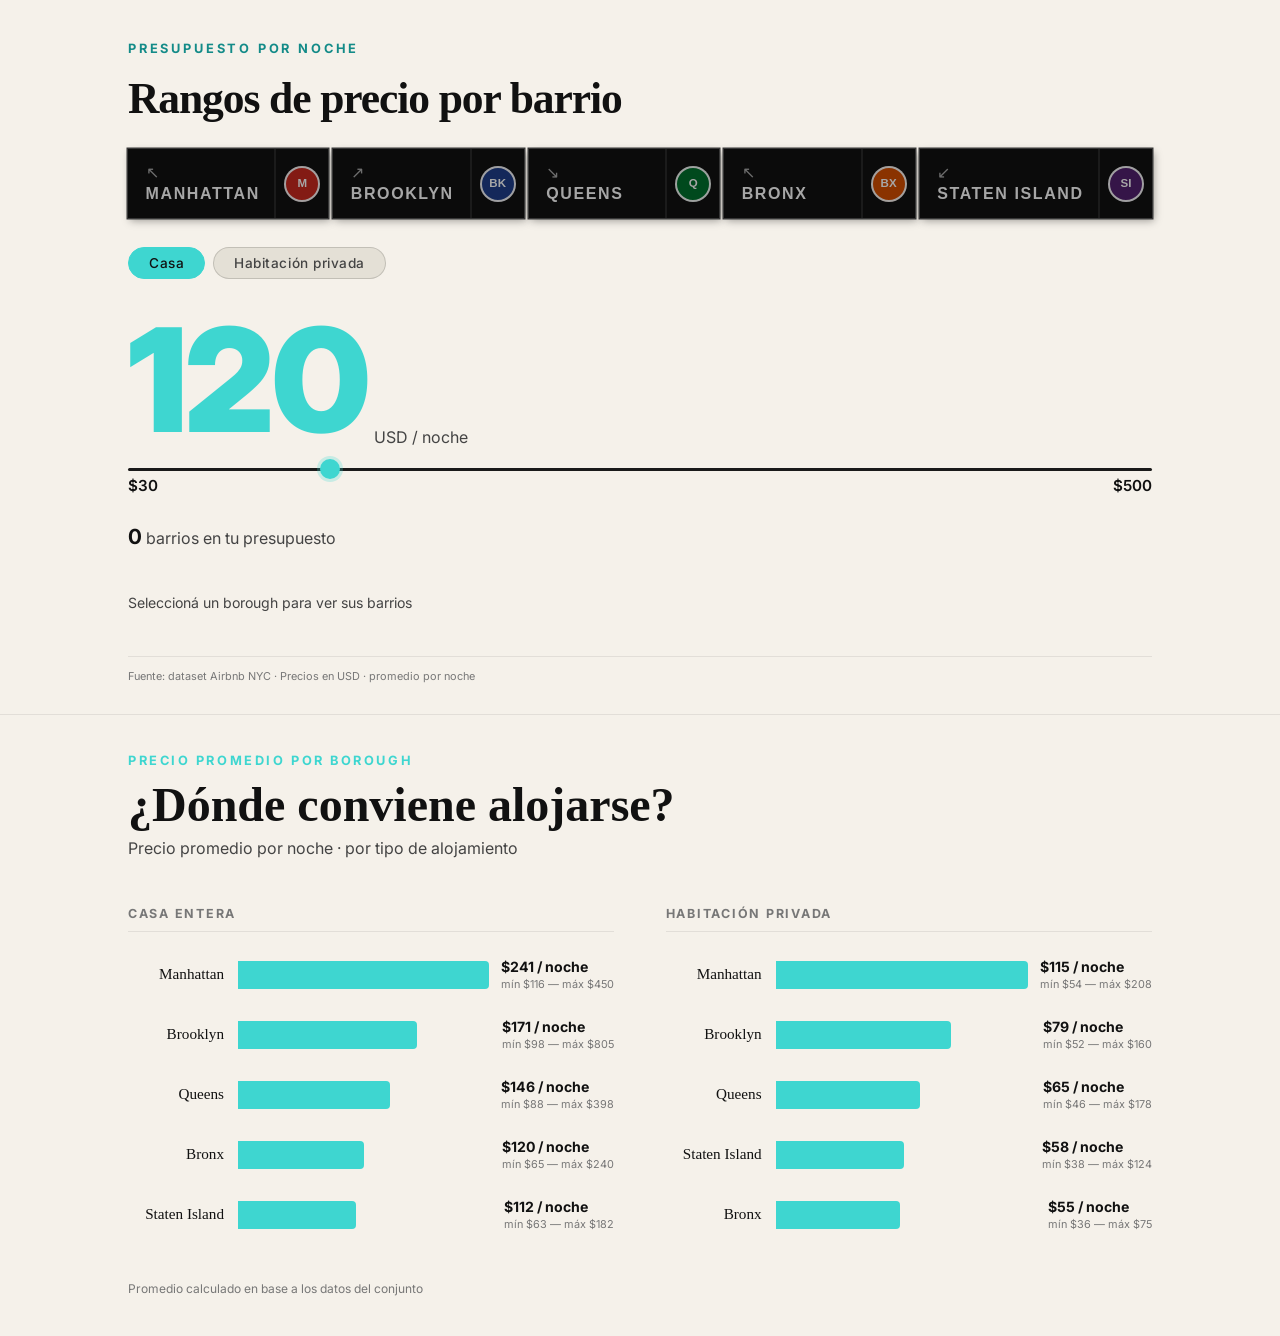
<file: airbnb_viz.html>
<!DOCTYPE html>
<html lang="es">
<head>
<meta charset="UTF-8">
<meta name="viewport" content="width=device-width, initial-scale=1.0">
<title>Airbnb NYC — Precios por barrio</title>
<link rel="preconnect" href="https://fonts.googleapis.com">
<link rel="preconnect" href="https://fonts.gstatic.com" crossorigin>
<link href="https://fonts.googleapis.com/css2?family=Inter:wght@400;500;600;700;900&display=swap" rel="stylesheet">
<style>
:root {
  --bg:         #f5f1ea;
  --surface:    #edeae2;
  --surface2:   #e4e0d6;
  --ink:        #111;
  --muted:      #444;
  --accent:     #3ED6D0;
  --accent-dim: rgba(62,214,208,0.12);
  --accent-dark:#138b88;
  --chip-off:   #e4e0d6;
  --border:     rgba(0,0,0,0.08);
  --tooltip-bg: rgba(12,18,28,0.96);

  --manhattan: #ee352e;
  --brooklyn:  #2850ad;
  --queens:    #00933c;
  --bronx:     #ff6319;
  --staten:    #6d2f8e;

  --ease-expo: cubic-bezier(0.16, 1, 0.3, 1);
  --ease-out:  cubic-bezier(0.25, 1, 0.5, 1);

  font-size: 16px;
}

*, *::before, *::after { box-sizing: border-box; margin: 0; padding: 0; }

body {
  background: var(--bg);
  color: var(--ink);
  font-family: 'Inter', system-ui, sans-serif;
  min-height: 100vh;
}

/* Utilities */
.visually-hidden {
  position: absolute; width: 1px; height: 1px;
  overflow: hidden; clip: rect(0,0,0,0); white-space: nowrap;
}

/* ── VIZ SECTION ── */
#airbnb-viz {
  min-height: auto;
  padding: clamp(2rem, 5vw, 5rem) clamp(1.5rem, 5vw, 4rem);
  display: flex;
  flex-direction: column;
  gap: clamp(1rem, 2.5vw, 1.8rem);
  max-width: none;
  width: 100%;
  margin: 0;
}

/* Header */
.viz-header { display: flex; flex-direction: column; gap: 1.25rem; }

.viz-eyebrow {
  font-family: 'Inter', sans-serif;
  font-size: clamp(0.7rem, 1.5vw, 0.8rem);
  font-weight: 700;
  letter-spacing: 0.2em;
  text-transform: uppercase;
  color: var(--accent);
}

.viz-title {
  font-family: Georgia, 'Times New Roman', serif;
  font-size: clamp(2.5rem, 7vw, 5.5rem);
  line-height: 0.95;
  letter-spacing: -0.01em;
  color: var(--ink);
  text-wrap: balance;
}

/* Toggle */
.viz-toggle {
  display: flex;
  gap: 0.5rem;
  flex-wrap: wrap;
}

.toggle-btn {
  padding: 0.45rem 1.25rem;
  border: 1.5px solid rgba(0,0,0,0.15);
  background: var(--chip-off);
  color: #444;
  font-family: 'Inter', sans-serif;
  font-size: 0.85rem;
  font-weight: 500;
  letter-spacing: 0.04em;
  cursor: pointer;
  border-radius: 100px;
  transition: border-color 200ms var(--ease-out),
              color 200ms var(--ease-out),
              background 200ms var(--ease-out);
}

.toggle-btn.active {
  border-color: var(--accent);
  color: #111;
  background: var(--accent);
}

.toggle-btn:hover:not(.active) {
  border-color: var(--accent);
  color: #111;
}

.toggle-btn:focus-visible {
  outline: 2px solid var(--accent);
  outline-offset: 3px;
}

/* Slider */
.viz-slider-wrap { display: flex; flex-direction: column; gap: 1rem; }

.viz-price {
  display: flex;
  align-items: baseline;
  gap: 0.4rem;
}

.price-value {
  font-family: 'Inter', sans-serif;
  font-size: clamp(4rem, 12vw, 9rem);
  font-weight: 900;
  line-height: 1;
  color: var(--accent);
  letter-spacing: -0.02em;
}

.price-unit {
  font-family: 'Inter', sans-serif;
  font-size: clamp(0.85rem, 2vw, 1rem);
  color: var(--muted);
  font-weight: 400;
  align-self: flex-end;
  padding-bottom: 0.3rem;
}

.slider-track-wrap { display: flex; flex-direction: column; gap: 0.35rem; }

.viz-range {
  -webkit-appearance: none;
  appearance: none;
  width: 100%;
  height: 3px;
  background: #1a1a1a;
  border-radius: 2px;
  outline: none;
  cursor: pointer;
}

.viz-range:focus-visible {
  outline: 2px solid var(--accent);
  outline-offset: 4px;
}

.viz-range::-webkit-slider-thumb {
  -webkit-appearance: none;
  width: 20px; height: 20px;
  border-radius: 50%;
  background: var(--accent);
  box-shadow: 0 0 0 3px rgba(62,214,208,0.25);
  transition: box-shadow 150ms var(--ease-out),
              transform 150ms var(--ease-out);
  cursor: grab;
}

.viz-range::-webkit-slider-thumb:active {
  cursor: grabbing;
  transform: scale(1.15);
}

.viz-range::-moz-range-thumb {
  width: 20px; height: 20px;
  border: none;
  border-radius: 50%;
  background: var(--accent);
  cursor: grab;
}

.slider-labels {
  display: flex;
  justify-content: space-between;
  font-size: 0.95rem;
  color: var(--ink);
  font-family: 'Inter', sans-serif;
  font-weight: 600;
}

/* Contador */
.viz-counter {
  font-family: 'Inter', sans-serif;
  font-size: clamp(0.85rem, 2vw, 1rem);
  color: var(--muted);
  font-weight: 400;
}

.count-number {
  font-size: clamp(1.1rem, 2.5vw, 1.3rem);
  font-weight: 700;
  color: var(--ink);
}

/* Chips */
.viz-chips {
  display: flex;
  flex-wrap: wrap;
  gap: 0.4rem;
}

.chip {
  padding: 0.3rem 0.9rem;
  border-radius: 100px;
  border: 1.5px solid transparent;
  background: var(--chip-off);
  color: #666;
  font-family: 'Inter', sans-serif;
  font-size: 0.78rem;
  font-weight: 400;
  cursor: default;
  transition: background 200ms var(--ease-out),
              color 200ms var(--ease-out),
              border-color 200ms var(--ease-out),
              opacity 200ms var(--ease-out);
  /* entrada stagger — starts invisible */
  opacity: 0;
  transform: translateY(6px);
}

.chip.lit {
  color: #fff;
  cursor: pointer;
  background: var(--accent);
}

.chip.lit:hover {
  filter: brightness(1.1);
}

/* Source note */
.viz-source {
  font-size: 0.68rem;
  color: #777;
  font-family: 'Inter', sans-serif;
  font-weight: 400;
  border-top: 1px solid var(--border);
  padding-top: 0.75rem;
}

/* ── TOOLTIP ── */
#viz-tooltip {
  position: fixed;
  z-index: 100;
  pointer-events: none;
  background: var(--tooltip-bg);
  border: 1px solid rgba(255,255,255,0.08);
  border-radius: 6px;
  padding: 0.6rem 0.85rem;
  max-width: 200px;
  opacity: 0;
  transition: opacity 150ms var(--ease-out);
  box-shadow: 0 8px 24px rgba(0,0,0,0.4);
  font-family: 'Inter', sans-serif;
}

#viz-tooltip.visible { opacity: 1; }

.tt-name {
  font-family: Georgia, 'Times New Roman', serif;
  font-size: 1.05rem;
  line-height: 1.2;
  color: #fff;
}

.tt-borough {
  font-size: 0.68rem;
  color: rgba(255,255,255,0.55);
  font-family: 'Inter', sans-serif;
  margin-top: 0.15rem;
  text-transform: uppercase;
  letter-spacing: 0.1em;
}

.tt-price {
  font-size: 0.85rem;
  font-weight: 600;
  color: var(--accent);
  margin-top: 0.4rem;
  font-family: 'Inter', sans-serif;
}

.tt-diff {
  font-size: 0.72rem;
  color: rgba(255,255,255,0.5);
  font-family: 'Inter', sans-serif;
  margin-top: 0.15rem;
}

/* ── REDUCED MOTION ── */
@media (prefers-reduced-motion: reduce) {
  *, *::before, *::after {
    animation-duration: 0.01ms !important;
    animation-iteration-count: 1 !important;
    transition-duration: 0.01ms !important;
  }
  .chip { opacity: 1; transform: none; }
}

/* ── BOROUGH SELECTOR — NYC Subway Sign Style ── */
.borough-selector {
  display: flex;
  flex-direction: row;
  flex-wrap: nowrap;
  gap: 5px;
  width: 100%;
}

.borough-btn {
  flex: 1;
  display: flex;
  align-items: stretch;
  padding: 0;
  background: none;
  border: none;
  border-radius: 0;
  cursor: pointer;
  /* Double-frame MTA: thin outer ring */
  box-shadow: 0 0 0 1.5px #555, 2px 3px 8px rgba(0,0,0,0.35);
  transition: box-shadow 200ms, filter 200ms;
  filter: brightness(0.65);
}

.borough-btn:hover {
  filter: brightness(0.75);
  box-shadow: 0 0 0 1.5px #aaa, 2px 4px 12px rgba(0,0,0,0.4);
}

.borough-btn.active {
  filter: brightness(1);
  box-shadow: 0 0 0 2px #fff, 3px 5px 16px rgba(0,0,0,0.5);
}

.borough-btn:focus-visible {
  outline: 2px solid var(--accent);
  outline-offset: 3px;
}

/* Cuerpo negro del cartel */
.borough-btn-body {
  flex: 1;
  display: flex;
  flex-direction: column;
  align-items: flex-start;
  justify-content: center;
  gap: 0.3rem;
  padding: 1rem 0.9rem 1rem 1.1rem;
  background: #111;
  /* Línea divisoria interna */
  border-right: 2px solid #2a2a2a;
  min-width: 0;
}

.borough-arrow {
  color: #aaa;
  font-size: 1rem;
  line-height: 1;
  font-style: normal;
}

.borough-name {
  font-family: 'Helvetica Neue', 'Arial', sans-serif;
  font-size: clamp(0.7rem, 1.4vw, 1rem);
  font-weight: 700;
  letter-spacing: 0.1em;
  text-transform: uppercase;
  color: #fff;
  line-height: 1;
  white-space: nowrap;
  overflow: hidden;
  text-overflow: ellipsis;
  max-width: 100%;
}

/* Bullet — columna coloreada al extremo derecho */
.borough-bullet {
  flex-shrink: 0;
  width: 52px;
  align-self: stretch;
  display: flex;
  align-items: center;
  justify-content: center;
  font-family: 'Helvetica Neue', 'Arial', sans-serif;
  font-size: 0.72rem;
  font-weight: 900;
  color: #fff;
  line-height: 1;
}

.borough-bullet::after {
  content: attr(data-label);
  width: 36px;
  height: 36px;
  border-radius: 50%;
  border: 2.5px solid rgba(255,255,255,0.95);
  display: flex;
  align-items: center;
  justify-content: center;
  font-size: 0.72rem;
  font-weight: 900;
}

.borough-bullet { background: #111; }

.borough-bullet[data-borough="Manhattan"]::after    { background: #c9291e; }
.borough-bullet[data-borough="Brooklyn"]::after     { background: #1e3e8a; }
.borough-bullet[data-borough="Queens"]::after       { background: #00702c; }
.borough-bullet[data-borough="Bronx"]::after        { background: #d44e00; }
.borough-bullet[data-borough="Staten Island"]::after{ background: #52206e; }

@media (max-width: 700px) {
  .borough-selector { flex-wrap: wrap; }
  .borough-btn { flex: 1 1 calc(50% - 5px); }
  .borough-btn-body { padding: 0.85rem 0.7rem; }
  .borough-name { font-size: 0.72rem; }
  .borough-bullet { width: 44px; }
  .borough-bullet::after { width: 30px; height: 30px; font-size: 0.65rem; }
}

/* ── BOROUGH BACKGROUND ── */
#airbnb-viz {
  position: relative;
}

#borough-bg {
  position: absolute;
  inset: 0;
  background-size: cover;
  background-position: center;
  opacity: 0;
  transition: opacity 600ms var(--ease-out);
  pointer-events: none;
  z-index: 0;
  /* dark overlay via mask */
  -webkit-mask-image: linear-gradient(to bottom, rgba(0,0,0,0.18) 0%, rgba(0,0,0,0.12) 100%);
  mask-image: linear-gradient(to bottom, rgba(0,0,0,0.18) 0%, rgba(0,0,0,0.12) 100%);
}

#borough-bg.visible {
  opacity: 1;
}

/* push all section children above the bg */
#airbnb-viz > *:not(#borough-bg) {
  position: relative;
  z-index: 1;
}

/* placeholder when no borough selected */
.chips-placeholder {
  color: var(--muted);
  font-family: 'Inter', sans-serif;
  font-size: 0.88rem;
  padding: 1rem 0;
}

/* ── RESPONSIVE ── */
@media (max-width: 600px) {
  .viz-title {
    font-size: clamp(2.2rem, 12vw, 3.5rem);
  }

  .price-value {
    font-size: clamp(3.5rem, 18vw, 6rem);
  }

  .toggle-btn {
    font-size: 0.78rem;
    padding: 0.4rem 1rem;
  }

  .chip {
    font-size: 0.72rem;
    padding: 0.25rem 0.75rem;
  }
}

/* ── BOROUGH COMPARISON SECTION ── */
#borough-comparison {
  border-top: 1px solid rgba(0,0,0,0.08);
  background: var(--bg);
  padding: 44px clamp(1.5rem, 5vw, 4rem) 72px;
}

.comparison-inner {
  max-width: none;
  width: 100%;
  margin: 0;
}

.comparison-eyebrow {
  font-family: 'Inter', sans-serif;
  font-size: clamp(0.7rem, 1.5vw, 0.8rem);
  font-weight: 700;
  letter-spacing: 0.2em;
  text-transform: uppercase;
  color: var(--accent);
  margin-bottom: 0.75rem;
}

.comparison-title {
  font-family: Georgia, 'Times New Roman', serif;
  font-size: clamp(2rem, 5vw, 3rem);
  line-height: 1.05;
  color: var(--ink);
  margin-bottom: 0.5rem;
  text-wrap: balance;
}

.comparison-subtitle {
  font-family: 'Inter', sans-serif;
  font-size: clamp(0.85rem, 2vw, 1rem);
  font-weight: 400;
  color: #444;
  margin-bottom: 3rem;
}

/* Two-column layout for the charts */
.comparison-charts-grid {
  display: grid;
  grid-template-columns: 1fr 1fr;
  gap: 48px;
}

@media (max-width: 760px) {
  .comparison-charts-grid {
    grid-template-columns: 1fr;
    gap: 48px;
  }
}

.chart-panel-title {
  font-family: 'Inter', sans-serif;
  font-size: 0.78rem;
  font-weight: 700;
  letter-spacing: 0.14em;
  text-transform: uppercase;
  color: #777;
  margin-bottom: 1.25rem;
  padding-bottom: 0.6rem;
  border-bottom: 1px solid rgba(0,0,0,0.08);
}

.comparison-bars {
  display: flex;
  flex-direction: column;
  gap: 20px;
}

.bar-row {
  display: flex;
  align-items: center;
  gap: 0;
}

.bar-label {
  font-family: Georgia, 'Times New Roman', serif;
  font-size: 0.95rem;
  color: var(--ink);
  width: 110px;
  flex-shrink: 0;
  text-align: right;
  padding-right: 14px;
  line-height: 1.2;
}

.bar-track {
  flex: 1;
  position: relative;
  height: 28px;
  display: flex;
  align-items: center;
}

.bar-fill {
  height: 28px;
  border-radius: 0 4px 4px 0;
  width: 0;
  transition: width 800ms cubic-bezier(0.16, 1, 0.3, 1);
}

.bar-info {
  margin-left: 12px;
  display: flex;
  flex-direction: column;
  gap: 2px;
  flex-shrink: 0;
}

.bar-price {
  font-family: 'Inter', sans-serif;
  font-size: 0.88rem;
  font-weight: 700;
  color: var(--ink);
  white-space: nowrap;
}

.bar-range {
  font-family: 'Inter', sans-serif;
  font-size: 0.68rem;
  font-weight: 400;
  color: #777;
  white-space: nowrap;
}

.comparison-note {
  font-family: 'Inter', sans-serif;
  font-size: 0.75rem;
  font-weight: 400;
  color: #777;
  margin-top: 2.5rem;
}

/* Bar highlight state */
.bar-row {
  transition: opacity 250ms var(--ease-out);
}
.comparison-bars.has-selection .bar-row {
  opacity: 0.35;
}
.comparison-bars.has-selection .bar-row.highlighted {
  opacity: 1;
}
.bar-row.highlighted .bar-price {
  color: var(--ink);
}
.bar-row.highlighted .bar-fill {
  box-shadow: 0 0 0 2px rgba(0,0,0,0.15);
}

@media (max-width: 600px) {
  .bar-label {
    width: 80px;
    font-size: 0.8rem;
  }
  .bar-info { margin-left: 8px; }
  .bar-price { font-size: 0.8rem; }
  .bar-range { font-size: 0.62rem; }
}


/* Fix de recorte: barras con aire suficiente dentro del iframe */
#airbnb-viz,
#borough-comparison{
  overflow: visible !important;
}

#borough-comparison{
  padding-bottom: 5rem !important;
}

.comparison-charts-grid{
  align-items: start !important;
  overflow: visible !important;
}

.comparison-bars{
  overflow: visible !important;
  padding-bottom: 1.5rem !important;
}

.bar-row{
  min-height: 46px !important;
  overflow: visible !important;
}

.bar-track,
.bar-fill{
  min-height: 28px !important;
  overflow: visible !important;
}

</style>
</head>
<body>
<section id="airbnb-viz" aria-label="Precios Airbnb por barrio de NYC">

  <!-- Header -->
  <header class="viz-header">
    <p class="viz-eyebrow">Presupuesto por noche</p>
    <h2 class="viz-title">Rangos de precio por barrio</h2>
  </header>

  <!-- Selector de borough -->
  <div class="borough-selector" id="boroughSelector" role="group" aria-label="Seleccionar borough">
    <button class="borough-btn" data-borough="Manhattan">
      <span class="borough-btn-body">
        <span class="borough-arrow" aria-hidden="true">&#8598;</span>
        <span class="borough-name">Manhattan</span>
      </span>
      <span class="borough-bullet" data-borough="Manhattan" data-label="M" aria-hidden="true"></span>
    </button>
    <button class="borough-btn" data-borough="Brooklyn">
      <span class="borough-btn-body">
        <span class="borough-arrow" aria-hidden="true">&#8599;</span>
        <span class="borough-name">Brooklyn</span>
      </span>
      <span class="borough-bullet" data-borough="Brooklyn" data-label="BK" aria-hidden="true"></span>
    </button>
    <button class="borough-btn" data-borough="Queens">
      <span class="borough-btn-body">
        <span class="borough-arrow" aria-hidden="true">&#8600;</span>
        <span class="borough-name">Queens</span>
      </span>
      <span class="borough-bullet" data-borough="Queens" data-label="Q" aria-hidden="true"></span>
    </button>
    <button class="borough-btn" data-borough="Bronx">
      <span class="borough-btn-body">
        <span class="borough-arrow" aria-hidden="true">&#8598;</span>
        <span class="borough-name">Bronx</span>
      </span>
      <span class="borough-bullet" data-borough="Bronx" data-label="BX" aria-hidden="true"></span>
    </button>
    <button class="borough-btn" data-borough="Staten Island">
      <span class="borough-btn-body">
        <span class="borough-arrow" aria-hidden="true">&#8601;</span>
        <span class="borough-name">Staten Island</span>
      </span>
      <span class="borough-bullet" data-borough="Staten Island" data-label="SI" aria-hidden="true"></span>
    </button>
  </div>

  <!-- Toggle -->
  <div class="viz-toggle" role="group" aria-label="Tipo de alojamiento">
    <button class="toggle-btn active" data-type="entireHome" id="btn-entire">
      Casa
    </button>
    <button class="toggle-btn" data-type="privateRoom" id="btn-room">
      Habitación privada
    </button>
  </div>

  <!-- Slider -->
  <div class="viz-slider-wrap">
    <div class="viz-price" id="priceDisplay">
      <span class="price-value" id="priceValue">120</span>
      <span class="price-unit">USD / noche</span>
    </div>
    <div class="slider-track-wrap">
      <input
        type="range" id="budgetSlider"
        min="30" max="500" value="120" step="5"
        aria-label="Presupuesto por noche en USD"
        class="viz-range"
      >
      <div class="slider-labels">
        <span>$30</span><span>$500</span>
      </div>
    </div>
  </div>

  <!-- Contador -->
  <div class="viz-counter" aria-live="polite">
    <span id="countNumber" class="count-number">0</span>
    <span class="count-label"> barrios en tu presupuesto</span>
  </div>

  <!-- Grilla de chips -->
  <div class="viz-chips" id="chipsGrid" role="list" aria-label="Barrios de NYC">
    <!-- generados por JS -->
  </div>

  <!-- Fuente -->
  <p class="viz-source">Fuente: dataset Airbnb NYC · Precios en USD · promedio por noche</p>

</section>

<!-- ── BOROUGH PRICE COMPARISON ── -->
<section id="borough-comparison" aria-label="Comparación de precios por borough">
  <div class="comparison-inner">
    <p class="comparison-eyebrow">Precio promedio por borough</p>
    <h2 class="comparison-title">¿Dónde conviene alojarse?</h2>
    <p class="comparison-subtitle">Precio promedio por noche · por tipo de alojamiento</p>
    <div class="comparison-charts-grid">
      <div>
        <p class="chart-panel-title">Casa entera</p>
        <div class="comparison-bars" id="barsEntireHome"></div>
      </div>
      <div>
        <p class="chart-panel-title">Habitación privada</p>
        <div class="comparison-bars" id="barsPrivateRoom"></div>
      </div>
    </div>
    <p class="comparison-note">Promedio calculado en base a los datos del conjunto</p>
  </div>
</section>

  <script>
const DATA = {"Bronx":{"Allerton":{"entire home":128,"private room":73},"Baychester":{"entire home":90,"private room":61},"Belmont":{"entire home":228,"private room":61},"Bronxdale":{"entire home":69,"private room":45},"Castle Hill":{"entire home":74},"City Island":{"entire home":112,"private room":72},"Claremont Village":{"entire home":88,"private room":54},"Clason Point":{"entire home":107,"private room":52,"shared room":42},"Concourse":{"entire home":110,"private room":49},"Concourse Village":{"entire home":103,"private room":55},"East Morrisania":{"entire home":126,"private room":67},"Eastchester":{"entire home":184,"private room":72},"Edenwald":{"entire home":82,"private room":75},"Fieldston":{"entire home":99,"private room":59},"Fordham":{"entire home":106,"private room":58,"shared room":38},"Highbridge":{"entire home":113,"private room":62},"Hunts Point":{"private room":42},"Kingsbridge":{"entire home":137,"private room":54,"shared room":47},"Longwood":{"entire home":96,"private room":61},"Melrose":{"entire home":97,"private room":74},"Morris Heights":{"entire home":96,"private room":49},"Morris Park":{"entire home":125,"private room":58},"Morrisania":{"entire home":145,"private room":44},"Mott Haven":{"entire home":113,"private room":57},"Mount Eden":{"private room":42},"Mount Hope":{"entire home":130,"private room":46},"North Riverdale":{"private room":43},"Norwood":{"entire home":160,"private room":61},"Parkchester":{"entire home":101,"private room":44},"Pelham Bay":{"entire home":125,"private room":69},"Pelham Gardens":{"entire home":112,"private room":39},"Port Morris":{"entire home":121,"private room":65,"shared room":28},"Riverdale":{"entire home":168},"Schuylerville":{"entire home":85,"private room":66},"Soundview":{"entire home":83,"private room":42},"Spuyten Duyvil":{"entire home":240},"Throgs Neck":{"entire home":131,"private room":66},"Tremont":{"entire home":95,"private room":41,"shared room":37},"Unionport":{"entire home":95},"University Heights":{"private room":49},"Van Nest":{"entire home":119,"private room":36,"shared room":20},"Wakefield":{"entire home":127,"private room":52},"Westchester Square":{"entire home":221,"private room":52},"Williamsbridge":{"entire home":133,"private room":55},"Woodlawn":{"entire home":65,"private room":48}},"Brooklyn":{"Bath Beach":{"entire home":129,"private room":55},"Bay Ridge":{"entire home":150,"private room":83,"shared room":24},"Bedford-Stuyvesant":{"entire home":149,"private room":64,"shared room":36},"Bensonhurst":{"entire home":107,"private room":52},"Bergen Beach":{"entire home":110},"Boerum Hill":{"entire home":188,"private room":89},"Borough Park":{"entire home":116,"private room":54,"shared room":34},"Brighton Beach":{"entire home":123,"private room":60,"shared room":66},"Brooklyn Heights":{"entire home":242,"private room":105},"Brownsville":{"entire home":130,"private room":60},"Bushwick":{"entire home":147,"private room":64,"shared room":30},"Canarsie":{"entire home":119,"private room":60},"Carroll Gardens":{"entire home":192,"private room":96},"Clinton Hill":{"entire home":203,"private room":100,"shared room":42},"Cobble Hill":{"entire home":214,"private room":92},"Columbia St":{"entire home":150,"private room":67},"Coney Island":{"entire home":164,"private room":160,"shared room":26},"Crown Heights":{"entire home":167,"private room":68,"shared room":38},"Cypress Hills":{"entire home":135,"private room":56,"shared room":34},"DUMBO":{"entire home":220,"private room":128},"Downtown Brooklyn":{"entire home":193,"private room":117},"Dyker Heights":{"entire home":121,"private room":69},"East Flatbush":{"entire home":124,"private room":103,"shared room":38},"East New York":{"entire home":118,"private room":59,"shared room":52},"Flatbush":{"entire home":135,"private room":65,"shared room":31},"Flatlands":{"entire home":123,"private room":79},"Fort Greene":{"entire home":200,"private room":87,"shared room":33},"Fort Hamilton":{"entire home":122,"private room":67,"shared room":30},"Gowanus":{"entire home":203,"private room":104},"Gravesend":{"entire home":110,"private room":61,"shared room":25},"Greenpoint":{"entire home":172,"private room":84,"shared room":37},"Kensington":{"entire home":113,"private room":57},"Manhattan Beach":{"entire home":107,"private room":85},"Midwood":{"entire home":98,"private room":62,"shared room":29},"Mill Basin":{"entire home":179},"Navy Yard":{"entire home":211,"private room":150},"Park Slope":{"entire home":202,"private room":98},"Prospect Heights":{"entire home":204,"private room":80},"Prospect-Lefferts Gardens":{"entire home":147,"private room":64,"shared room":28},"Red Hook":{"entire home":182,"private room":66},"Sea Gate":{"entire home":805},"Sheepshead Bay":{"entire home":142,"private room":56,"shared room":37},"South Slope":{"entire home":168,"private room":78},"Sunset Park":{"entire home":156,"private room":55,"shared room":44},"Vinegar Hill":{"entire home":194,"private room":82},"Williamsburg":{"entire home":205,"private room":83,"shared room":74},"Windsor Terrace":{"entire home":142,"private room":63}},"Manhattan":{"Battery Park City":{"entire home":204,"private room":88},"Chelsea":{"entire home":267,"private room":118,"shared room":76},"Chinatown":{"entire home":201,"private room":98,"shared room":61},"Civic Center":{"entire home":244,"private room":132},"East Harlem":{"entire home":178,"private room":89,"shared room":59},"East Village":{"entire home":224,"private room":103,"shared room":97},"Financial District":{"entire home":259,"private room":154,"shared room":150},"Flatiron District":{"entire home":386,"private room":118},"Gramercy":{"entire home":257,"private room":109,"shared room":63},"Greenwich Village":{"entire home":268,"private room":127},"Harlem":{"entire home":183,"private room":78,"shared room":64},"Hell's Kitchen":{"entire home":244,"private room":131,"shared room":81},"Inwood":{"entire home":116,"private room":67},"Kips Bay":{"entire home":229,"private room":123,"shared room":40},"Little Italy":{"entire home":206,"private room":97,"shared room":82},"Lower East Side":{"entire home":225,"private room":106,"shared room":51},"Marble Hill":{"entire home":120,"private room":54},"Midtown":{"entire home":311,"private room":174,"shared room":78},"Morningside Heights":{"entire home":158,"private room":91},"Murray Hill":{"entire home":263,"private room":126,"shared room":201},"NoHo":{"entire home":344,"private room":144},"Nolita":{"entire home":287,"private room":118,"shared room":75},"Roosevelt Island":{"entire home":184,"private room":92},"SoHo":{"entire home":383,"private room":131},"Stuyvesant Town":{"entire home":199,"private room":101},"Theater District":{"entire home":316,"private room":178,"shared room":79},"Tribeca":{"entire home":450,"private room":151},"Two Bridges":{"entire home":167,"private room":104},"Upper East Side":{"entire home":200,"private room":112,"shared room":67},"Upper West Side":{"entire home":227,"private room":108,"shared room":63},"Washington Heights":{"entire home":148,"private room":64,"shared room":52},"West Village":{"entire home":268,"private room":208}},"Queens":{"Arverne":{"entire home":203,"private room":88},"Astoria":{"entire home":138,"private room":73,"shared room":47},"Bay Terrace":{"entire home":186},"Bayside":{"entire home":398,"private room":48},"Bayswater":{"entire home":167,"private room":56},"Belle Harbor":{"entire home":148,"private room":178},"Bellerose":{"private room":80},"Briarwood":{"entire home":88,"private room":61,"shared room":51},"Cambria Heights":{"entire home":136,"private room":56},"College Point":{"entire home":129,"private room":53},"Corona":{"entire home":122,"private room":48,"shared room":30},"Ditmars Steinway":{"entire home":124,"private room":67},"Douglaston":{"entire home":134,"private room":52},"East Elmhurst":{"entire home":134,"private room":53,"shared room":40},"Edgemere":{"entire home":139,"private room":52},"Elmhurst":{"entire home":138,"private room":59,"shared room":32},"Far Rockaway":{"entire home":134,"private room":54},"Flushing":{"entire home":148,"private room":60,"shared room":42},"Forest Hills":{"entire home":116,"private room":104,"shared room":52},"Fresh Meadows":{"entire home":122,"private room":62},"Glendale":{"entire home":135,"private room":46},"Hollis":{"entire home":125,"private room":57},"Holliswood":{"private room":159},"Howard Beach":{"entire home":163,"private room":60},"Jackson Heights":{"entire home":126,"private room":58,"shared room":39},"Jamaica":{"entire home":118,"private room":61,"shared room":37},"Jamaica Estates":{"entire home":160,"private room":47},"Jamaica Hills":{"entire home":236,"private room":66},"Kew Gardens":{"entire home":156,"private room":54,"shared room":41},"Kew Gardens Hills":{"entire home":116,"private room":59},"Laurelton":{"entire home":134,"private room":66},"Long Island City":{"entire home":177,"private room":76,"shared room":39},"Maspeth":{"entire home":125,"private room":54},"Middle Village":{"entire home":128,"private room":58},"Neponsit":{"entire home":274},"Ozone Park":{"entire home":108,"private room":56},"Queens Village":{"entire home":93,"private room":51},"Rego Park":{"entire home":122,"private room":56,"shared room":62},"Richmond Hill":{"entire home":135,"private room":58,"shared room":59},"Ridgewood":{"entire home":139,"private room":58},"Rockaway Beach":{"entire home":155,"private room":82},"Rosedale":{"entire home":99,"private room":55},"South Ozone Park":{"entire home":129,"private room":72,"shared room":31},"Springfield Gardens":{"entire home":125,"private room":65},"St. Albans":{"entire home":165,"private room":54},"Sunnyside":{"entire home":128,"private room":64,"shared room":37},"Whitestone":{"private room":46},"Woodhaven":{"entire home":96,"private room":54,"shared room":34},"Woodside":{"entire home":145,"private room":53}},"Staten Island":{"Arden Heights":{"entire home":76},"Arrochar":{"entire home":141,"private room":46},"Bull's Head":{"private room":48},"Castleton Corners":{"entire home":182},"Clifton":{"entire home":93,"private room":49},"Concord":{"entire home":140,"private room":38},"Dongan Hills":{"entire home":101,"private room":50},"Emerson Hill":{"entire home":63},"Graniteville":{"entire home":93},"Grant City":{"entire home":70},"Great Kills":{"entire home":70,"private room":124},"Grymes Hill":{"entire home":162},"Huguenot":{"entire home":118},"Mariners Harbor":{"entire home":120,"private room":52},"Midland Beach":{"entire home":103},"New Brighton":{"private room":65},"New Dorp Beach":{"private room":38},"New Springville":{"entire home":81,"private room":51},"Oakwood":{"private room":58},"Port Richmond":{"private room":48},"Randall Manor":{"entire home":107,"private room":55},"Rosebank":{"entire home":132,"private room":60},"Shore Acres":{"entire home":105},"South Beach":{"private room":69},"St. George":{"entire home":115,"private room":77},"Stapleton":{"entire home":137,"private room":58},"Todt Hill":{"entire home":98},"Tompkinsville":{"entire home":117,"private room":53},"Tottenville":{"entire home":160},"West Brighton":{"entire home":92,"private room":57}}};

const BOROUGH_COLORS = {
  "Manhattan":    "var(--manhattan)",
  "Brooklyn":     "var(--brooklyn)",
  "Queens":       "var(--queens)",
  "Bronx":        "var(--bronx)",
  "Staten Island":"var(--staten)",
};

const BOROUGH_PHOTOS = {
  "Manhattan":    "https://images.unsplash.com/photo-1534430480872-3498386e7856?w=1200&q=80",
  "Brooklyn":     "https://images.unsplash.com/photo-1555396273-367ea4eb4db5?w=1200&q=80",
  "Queens":       "queens.jpg.avif",
  "Bronx":        "Bronx.jpg",
  "Staten Island":"statenIsland.webp",
};

// Aplanar todos los barrios en un array de objetos
function buildNeighborhoods() {
  const result = [];
  for (const [borough, zones] of Object.entries(DATA)) {
    for (const [name, prices] of Object.entries(zones)) {
      result.push({
        borough,
        name,
        entireHome: prices['entire home'] ?? null,
        privateRoom: prices['private room'] ?? null,
      });
    }
  }
  return result;
}

const NEIGHBORHOODS = buildNeighborhoods();

// ── TOOLTIP ──────────────────────────────────────────────────────────────────
const tooltip = document.createElement('div');
tooltip.id = 'viz-tooltip';
tooltip.setAttribute('role', 'tooltip');
tooltip.setAttribute('aria-hidden', 'true');
tooltip.innerHTML = `
  <div class="tt-name" id="tt-name"></div>
  <div class="tt-borough" id="tt-borough"></div>
  <div class="tt-price" id="tt-price"></div>
  <div class="tt-diff" id="tt-diff"></div>
`;
document.body.appendChild(tooltip);

// ── BOROUGH BACKGROUND ───────────────────────────────────────────────────────
const boroughBg = document.createElement('div');
boroughBg.id = 'borough-bg';
document.getElementById('airbnb-viz').prepend(boroughBg);

// ── STATE ─────────────────────────────────────────────────────────────────────
let currentType = 'entireHome'; // or 'privateRoom'
let currentBudget = 120;
const RANGE_PCT = 0.20; // ±20%
let selectedBorough = null;

// ── BOROUGH AVERAGES (para calcular diff en tooltip) ──────────────────────────
function boroughAvg(borough, type) {
  const vals = Object.values(DATA[borough])
    .map(p => type === 'entireHome' ? p['entire home'] : p['private room'])
    .filter(Boolean);
  if (!vals.length) return null;
  return Math.round(vals.reduce((a, v) => a + v, 0) / vals.length);
}

const BOROUGH_AVG = {};
for (const b of Object.keys(DATA)) {
  BOROUGH_AVG[b] = {
    entireHome: boroughAvg(b, 'entireHome'),
    privateRoom: boroughAvg(b, 'privateRoom'),
  };
}

// ── RENDER CHIPS ──────────────────────────────────────────────────────────────
const chipsGrid = document.getElementById('chipsGrid');
const chipsMap = new Map(); // "borough::name" → chip element

function renderChips() {
  chipsGrid.innerHTML = '';
  chipsMap.clear();

  if (!selectedBorough) {
    const placeholder = document.createElement('p');
    placeholder.className = 'chips-placeholder';
    placeholder.textContent = 'Seleccioná un borough para ver sus barrios';
    chipsGrid.appendChild(placeholder);
    return;
  }

  const visible = NEIGHBORHOODS.filter(n => n.borough === selectedBorough);
  visible.forEach(n => {
    const chip = document.createElement('span');
    chip.className = 'chip';
    chip.textContent = n.name;
    chip.dataset.borough = n.borough;
    chip.setAttribute('role', 'listitem');

    chip.addEventListener('mouseenter', (e) => showTooltip(e, n));
    chip.addEventListener('mouseleave', hideTooltip);
    chip.addEventListener('mousemove', moveTooltip);

    chipsGrid.appendChild(chip);
    chipsMap.set(`${n.borough}::${n.name}`, chip);
  });
}

// ── FILTER ────────────────────────────────────────────────────────────────────
function filterChips() {
  tooltip.classList.remove('visible'); // dismiss stale tooltip on filter change

  if (!selectedBorough) {
    document.getElementById('countNumber').textContent = '0';
    document.getElementById('priceValue').textContent = currentBudget;
    return;
  }

  const lo = currentBudget * (1 - RANGE_PCT);
  const hi = currentBudget * (1 + RANGE_PCT);
  let litCount = 0;

  NEIGHBORHOODS.filter(n => n.borough === selectedBorough).forEach(n => {
    const price = currentType === 'entireHome' ? n.entireHome : n.privateRoom;
    const chip = chipsMap.get(`${n.borough}::${n.name}`);
    if (!chip) return;

    if (price !== null && price >= lo && price <= hi) {
      chip.classList.add('lit');
      chip.setAttribute('aria-label',
        `${n.name}, ${n.borough}, USD ${price} por noche`);
      litCount++;
    } else {
      chip.classList.remove('lit');
      chip.removeAttribute('aria-label');
    }
  });

  document.getElementById('countNumber').textContent = litCount;
  document.getElementById('priceValue').textContent = currentBudget;
}

// ── TOOLTIP LOGIC ─────────────────────────────────────────────────────────────
function showTooltip(e, n) {
  const price = currentType === 'entireHome' ? n.entireHome : n.privateRoom;
  if (!price) return;

  const avg = BOROUGH_AVG[n.borough][currentType];
  const diffPct = avg ? Math.round(((price - avg) / avg) * 100) : null;
  const diffStr = diffPct !== null
    ? (diffPct > 0 ? `↑ ${diffPct}% sobre el promedio de ${n.borough}`
                   : `↓ ${Math.abs(diffPct)}% bajo el promedio de ${n.borough}`)
    : '';

  document.getElementById('tt-name').textContent = n.name;
  document.getElementById('tt-borough').textContent = n.borough;
  document.getElementById('tt-price').textContent = `USD ${price} / noche`;
  document.getElementById('tt-diff').textContent = diffStr;

  tooltip.classList.add('visible');
  moveTooltip(e);
}

function hideTooltip() {
  tooltip.classList.remove('visible');
}

function moveTooltip(e) {
  const x = e.clientX + 14;
  const y = e.clientY - 10;
  const tw = 200;
  const tx = x + tw > window.innerWidth ? e.clientX - tw - 14 : x;
  tooltip.style.left = `${tx}px`;
  tooltip.style.top  = `${y}px`;
}

// ── BOROUGH SELECTION ────────────────────────────────────────────────────────
function deselectBorough() {
  selectedBorough = null;

  // Clear bar highlights
  document.querySelectorAll('.comparison-bars').forEach(container => {
    container.classList.remove('has-selection');
    container.querySelectorAll('.bar-row').forEach(row => row.classList.remove('highlighted'));
  });

  // Clear button states
  document.querySelectorAll('.borough-btn').forEach(btn => btn.classList.remove('active'));

  // Hide background photo
  boroughBg.classList.remove('visible');

  // Reset chips
  renderChips();
  filterChips();
  document.getElementById('countNumber').textContent = '0';
}

function highlightBoroughBars(borough) {
  document.querySelectorAll('.comparison-bars').forEach(container => {
    container.classList.add('has-selection');
    container.querySelectorAll('.bar-row').forEach(row => {
      row.classList.toggle('highlighted', row.dataset.borough === borough);
    });
  });
}

function selectBorough(borough) {
  selectedBorough = borough;

  // Highlight bars in comparison charts
  highlightBoroughBars(borough);

  // Update button states
  document.querySelectorAll('.borough-btn').forEach(btn => {
    btn.classList.toggle('active', btn.dataset.borough === borough);
  });

  // Background photo — disabled
  // boroughBg.style.backgroundImage = `url('${BOROUGH_PHOTOS[borough]}')`;
  // boroughBg.classList.add('visible');

  // Re-render chips for this borough then animate
  renderChips();
  filterChips();
  animateChipsEntrance();
  setTimeout(() => {
    const litCount = chipsGrid.querySelectorAll('.chip.lit').length;
    animateCounter(litCount);
  }, 150);
}

document.querySelectorAll('.borough-btn').forEach(btn => {
  btn.addEventListener('click', () => {
    if (selectedBorough === btn.dataset.borough) {
      deselectBorough();
    } else {
      selectBorough(btn.dataset.borough);
    }
  });
});

// ── EVENTS ────────────────────────────────────────────────────────────────────
document.getElementById('budgetSlider').addEventListener('input', (e) => {
  currentBudget = parseInt(e.target.value, 10);
  filterChips();
});

document.querySelectorAll('.toggle-btn').forEach(btn => {
  btn.addEventListener('click', () => {
    document.querySelectorAll('.toggle-btn').forEach(b => b.classList.remove('active'));
    btn.classList.add('active');
    currentType = btn.dataset.type;
    filterChips();
  });
});

// ── INIT ──────────────────────────────────────────────────────────────────────
renderChips();
filterChips();

// ── ANIMATIONS ────────────────────────────────────────────────────────────────

// Transition CSS para chips (activa después del stagger inicial)
function armChipTransitions() {
  chipsGrid.querySelectorAll('.chip').forEach(c => {
    c.style.transition = [
      'background 200ms var(--ease-out)',
      'color 200ms var(--ease-out)',
      'border-color 200ms var(--ease-out)',
      'opacity 200ms var(--ease-out)',
      'transform 200ms var(--ease-out)',
    ].join(', ');
  });
}

// Stagger de entrada para chips
function animateChipsEntrance() {
  const chips = Array.from(chipsGrid.querySelectorAll('.chip'));
  const PER_ITEM_MS = 18;
  const MAX_TOTAL_MS = 450;
  const actualDelay = Math.min(PER_ITEM_MS, MAX_TOTAL_MS / chips.length);

  chips.forEach((chip, i) => {
    const delay = i * actualDelay;
    chip.style.transitionDelay = `${delay}ms`;
    chip.style.transitionProperty = 'opacity, transform';
    chip.style.transitionDuration = '400ms';
    chip.style.transitionTimingFunction = 'var(--ease-expo)';
    // Force reflow then animate
    requestAnimationFrame(() => {
      requestAnimationFrame(() => {
        chip.style.opacity = '1';
        chip.style.transform = 'translateY(0)';
      });
    });
  });

  // Quitar delays individuales después de que termine el stagger
  setTimeout(() => {
    armChipTransitions();
    chips.forEach(c => { c.style.transitionDelay = ''; });
  }, chips.length * actualDelay + 450);
}

// Contador animado (cuenta de 0 al valor actual)
function animateCounter(targetValue) {
  const el = document.getElementById('countNumber');
  if (window.matchMedia('(prefers-reduced-motion: reduce)').matches) {
    el.textContent = targetValue;
    return;
  }
  const duration = 600;
  const start = performance.now();
  const startVal = 0;

  function tick(now) {
    const elapsed = now - start;
    const progress = Math.min(elapsed / duration, 1);
    // ease-out-expo
    const ease = progress === 1 ? 1 : 1 - Math.pow(2, -10 * progress);
    el.textContent = Math.round(startVal + (targetValue - startVal) * ease);
    if (progress < 1) requestAnimationFrame(tick);
  }

  requestAnimationFrame(tick);
}

// Intersection Observer — dispara una sola vez al entrar en viewport
const vizSection = document.getElementById('airbnb-viz');
let hasAnimated = false;

const observer = new IntersectionObserver((entries) => {
  entries.forEach(entry => {
    if (entry.isIntersecting && !hasAnimated) {
      hasAnimated = true;
      observer.unobserve(vizSection);

      // 1. Stagger chips
      animateChipsEntrance();

      // 2. Contador arranca después de que chips empiezan a aparecer
      setTimeout(() => {
        const litCount = chipsGrid.querySelectorAll('.chip.lit').length;
        animateCounter(litCount);
      }, 150);
    }
  });
}, { threshold: 0.15 });

observer.observe(vizSection);

// ── BOROUGH COMPARISON CHART ──────────────────────────────────────────────────
(function buildComparisonChart() {
  const BOROUGH_CSS_COLORS = {
    "Manhattan":    "#3ED6D0",
    "Brooklyn":     "#3ED6D0",
    "Queens":       "#3ED6D0",
    "Bronx":        "#3ED6D0",
    "Staten Island":"#3ED6D0",
  };

  // Calculate avg and min/max for a specific price type per borough
  function getBoroughStats(borough, priceKey) {
    const vals = Object.values(DATA[borough])
      .map(p => p[priceKey])
      .filter(v => typeof v === 'number');
    if (!vals.length) return null;
    const avg = Math.round(vals.reduce((a, v) => a + v, 0) / vals.length);
    const min = Math.min(...vals);
    const max = Math.max(...vals);
    return { avg, min, max };
  }

  function buildChart(containerId, priceKey) {
    const stats = {};
    for (const borough of Object.keys(DATA)) {
      const s = getBoroughStats(borough, priceKey);
      if (s) stats[borough] = s;
    }

    const sorted = Object.keys(stats).sort((a, b) => stats[b].avg - stats[a].avg);
    const maxAvg = stats[sorted[0]].avg;
    const container = document.getElementById(containerId);

    sorted.forEach((borough) => {
      const { avg, min, max } = stats[borough];
      const widthPct = (avg / maxAvg) * 100;
      const color = BOROUGH_CSS_COLORS[borough];

      const row = document.createElement('div');
      row.className = 'bar-row';
      row.dataset.borough = borough;
      row.innerHTML = `
        <span class="bar-label">${borough}</span>
        <div class="bar-track">
          <div class="bar-fill" data-width="${widthPct}" style="background:${color};"></div>
        </div>
        <div class="bar-info">
          <span class="bar-price">$${avg} / noche</span>
          <span class="bar-range">mín $${min} — máx $${max}</span>
        </div>
      `;
      container.appendChild(row);
    });
  }

  buildChart('barsEntireHome', 'entire home');
  buildChart('barsPrivateRoom', 'private room');

  // IntersectionObserver — animate all bars on viewport entry
  const compSection = document.getElementById('borough-comparison');
  let compAnimated = false;

  const compObserver = new IntersectionObserver((entries) => {
    entries.forEach(entry => {
      if (entry.isIntersecting && !compAnimated) {
        compAnimated = true;
        compObserver.unobserve(compSection);

        const fills = compSection.querySelectorAll('.bar-fill');
        fills.forEach((fill, i) => {
          setTimeout(() => {
            fill.style.width = fill.dataset.width + '%';
          }, i * 80);
        });
      }
    });
  }, { threshold: 0.2 });

  compObserver.observe(compSection);
})();
  </script>
</body>
</html>

<style>
/* Integracion en index: quitar aire sobrante y ocupar pantalla */
html, body{background:#f5f1ea!important;}
#airbnb-viz{padding-top:clamp(2rem,4vw,4rem)!important;padding-bottom:clamp(1.5rem,3vw,2.4rem)!important;}
.viz-source{margin-bottom:0!important;}
#borough-comparison{margin-top:0!important;}
</style>

<style>
/* Integracion: titulo interno mas chico y no competitivo */
.viz-title{
  font-size:clamp(1.75rem,3.4vw,3.2rem)!important;
  line-height:1.02!important;
  letter-spacing:-.025em!important;
  max-width:760px!important;
}
.viz-eyebrow{
  color:#138b88!important;
  letter-spacing:.22em!important;
}
</style>

<style>
/* Integracion: compactar cierre de comparacion */
#borough-comparison{padding-bottom:28px!important;}
.comparison-note{margin-top:1.2rem!important;}
.comparison-bars{gap:14px!important;}
.bar-track,.bar-fill{height:22px!important;}
</style>

<style>
/* Integracion: margen interno y sin scroll horizontal */
html, body{
  overflow:hidden!important;
  width:100%!important;
}
#airbnb-viz,
#borough-comparison{
  padding-left:clamp(28px,7vw,110px)!important;
  padding-right:clamp(28px,7vw,110px)!important;
}
#airbnb-viz{
  padding-top:clamp(1.8rem,3.2vw,3.4rem)!important;
}
.borough-selector{
  max-width:100%!important;
}
.borough-btn-body{
  min-width:0!important;
}
.comparison-charts-grid{
  max-width:100%!important;
}
@media(max-width:900px){
  .borough-selector{flex-wrap:wrap!important;}
  .borough-btn{flex:1 1 calc(50% - 5px)!important;}
}
</style>
<style>
/* Integracion final: respetar margen del index y no cortar contenido */
html, body{
  overflow:visible!important;
  width:100%!important;
}
#airbnb-viz,
#borough-comparison{
  padding-left:10vw!important;
  padding-right:10vw!important;
}
#airbnb-viz{
  padding-top:clamp(1.8rem,3.2vw,3.4rem)!important;
  padding-bottom:clamp(1.4rem,2.4vw,2rem)!important;
}
#borough-comparison{
  padding-top:38px!important;
  padding-bottom:40px!important;
}
.comparison-charts-grid{
  gap:clamp(34px,4vw,64px)!important;
}
@media(max-width:760px){
  #airbnb-viz,
  #borough-comparison{
    padding-left:7vw!important;
    padding-right:7vw!important;
  }
}
</style>
</file>
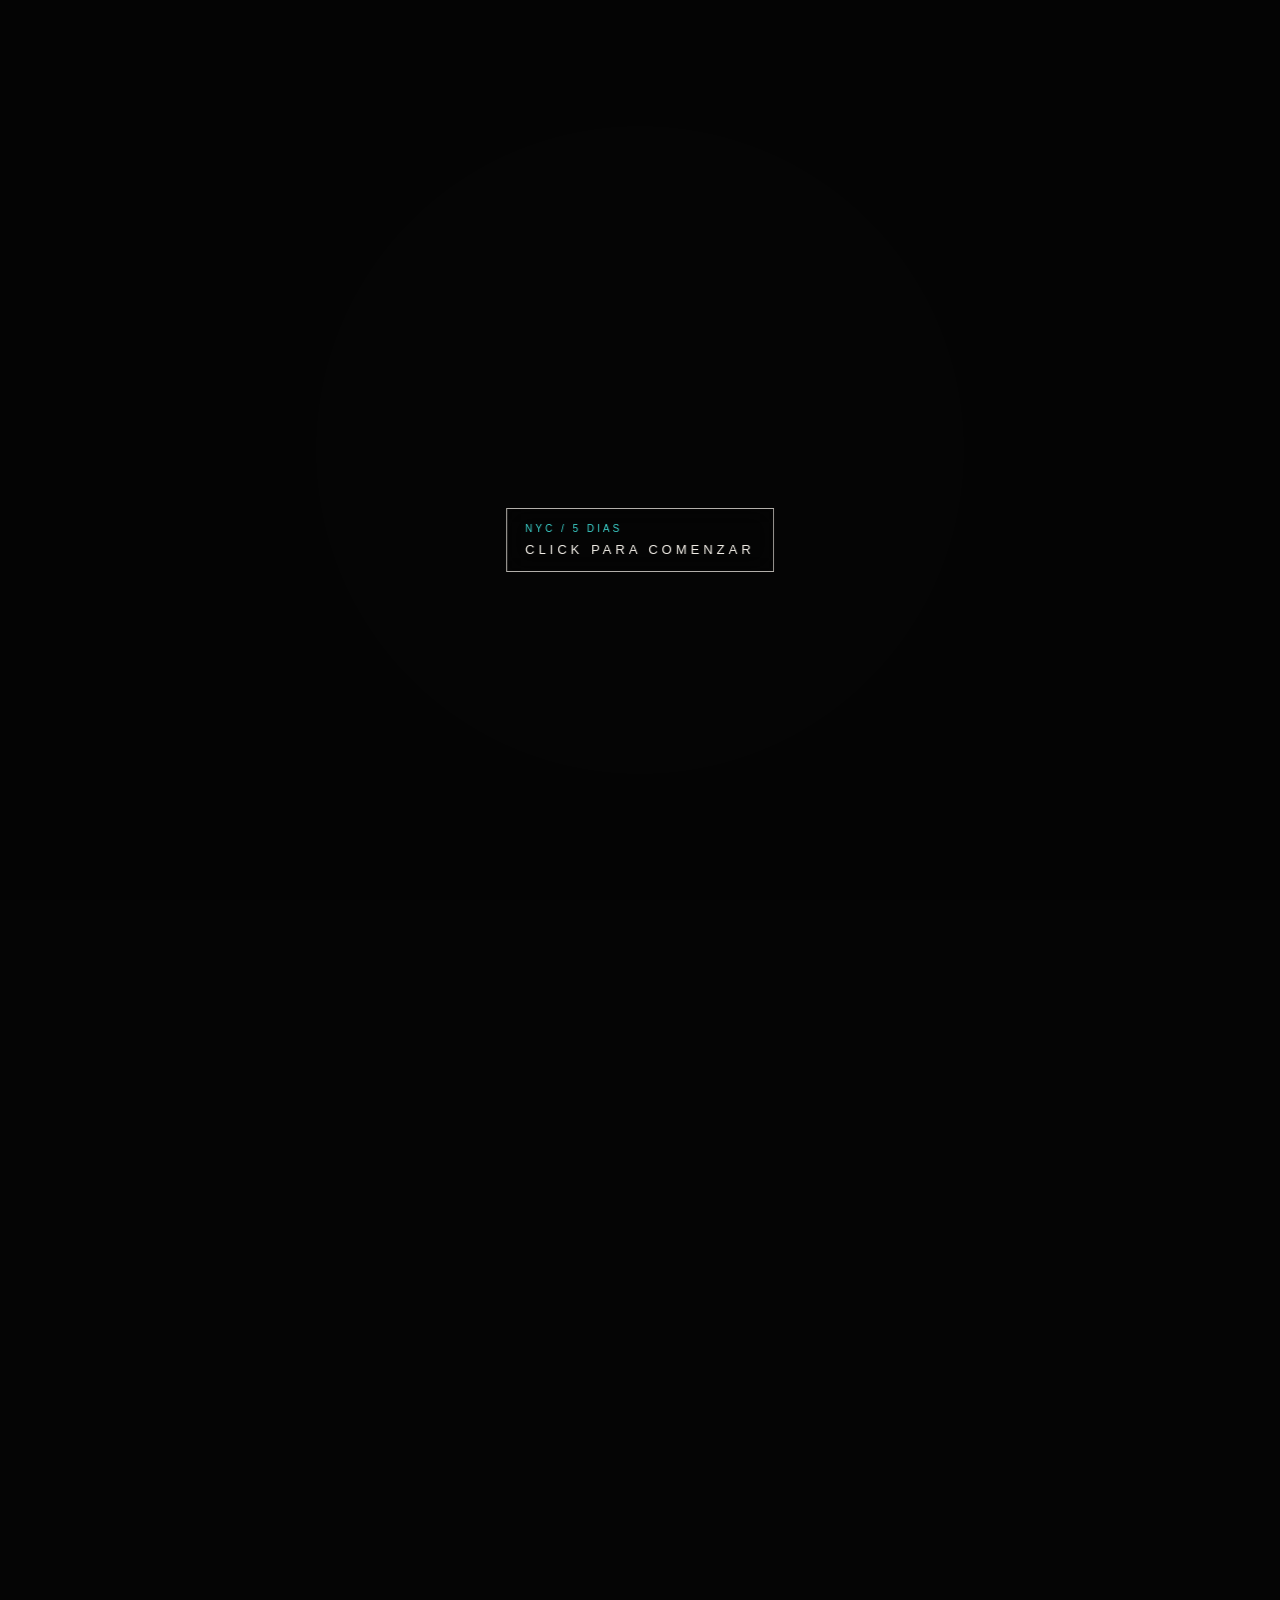
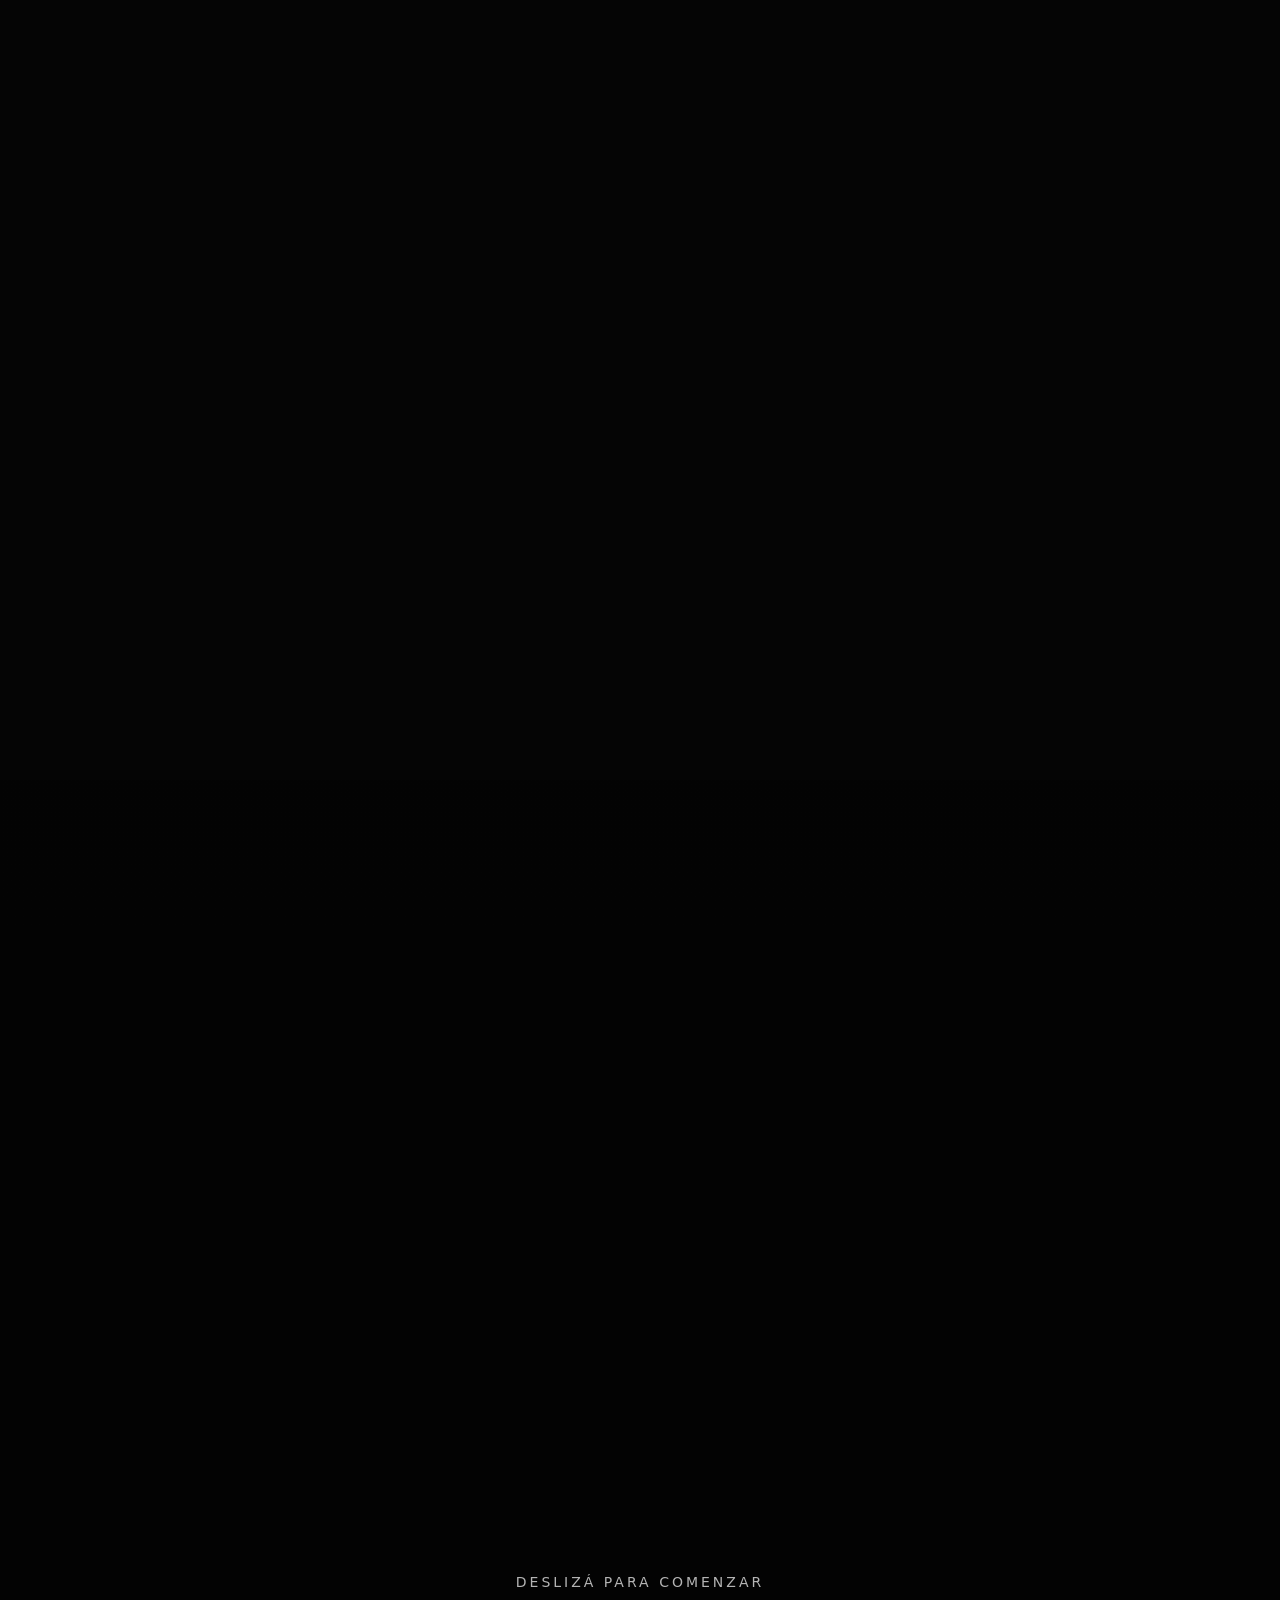
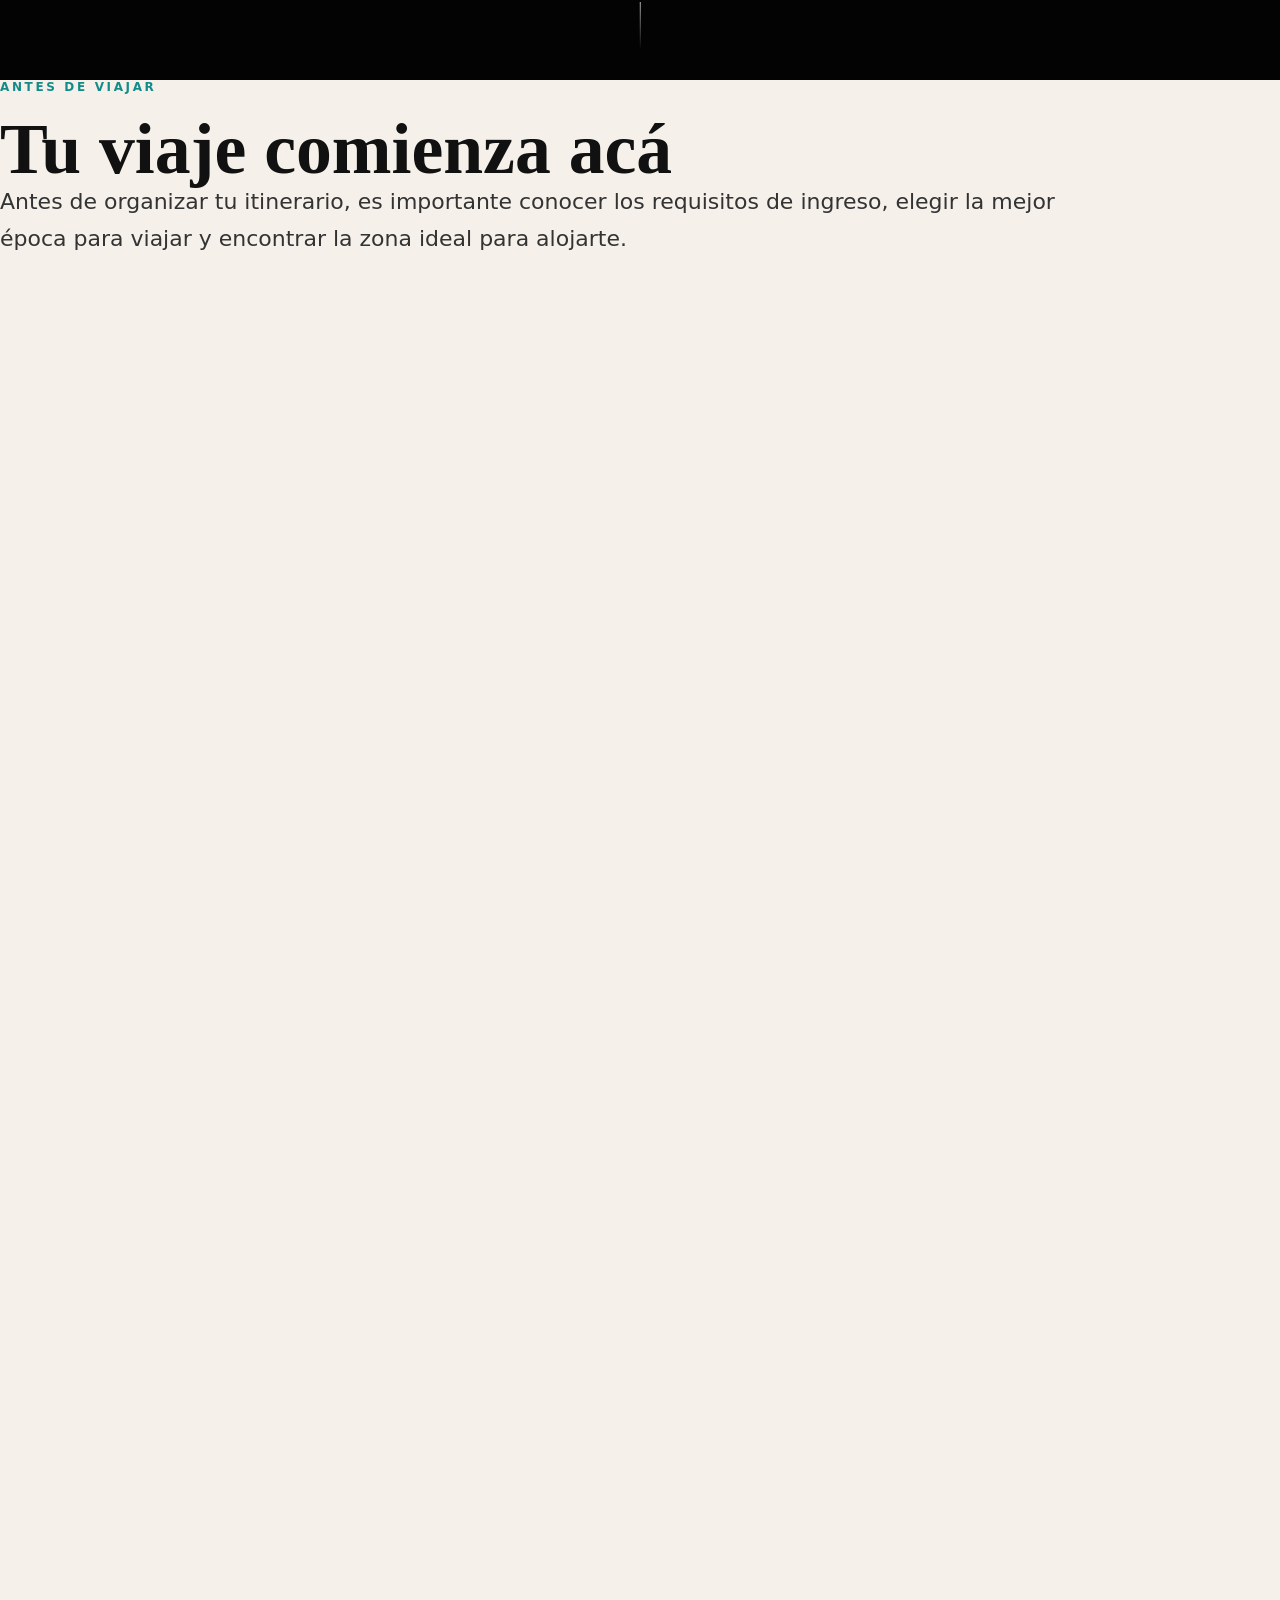
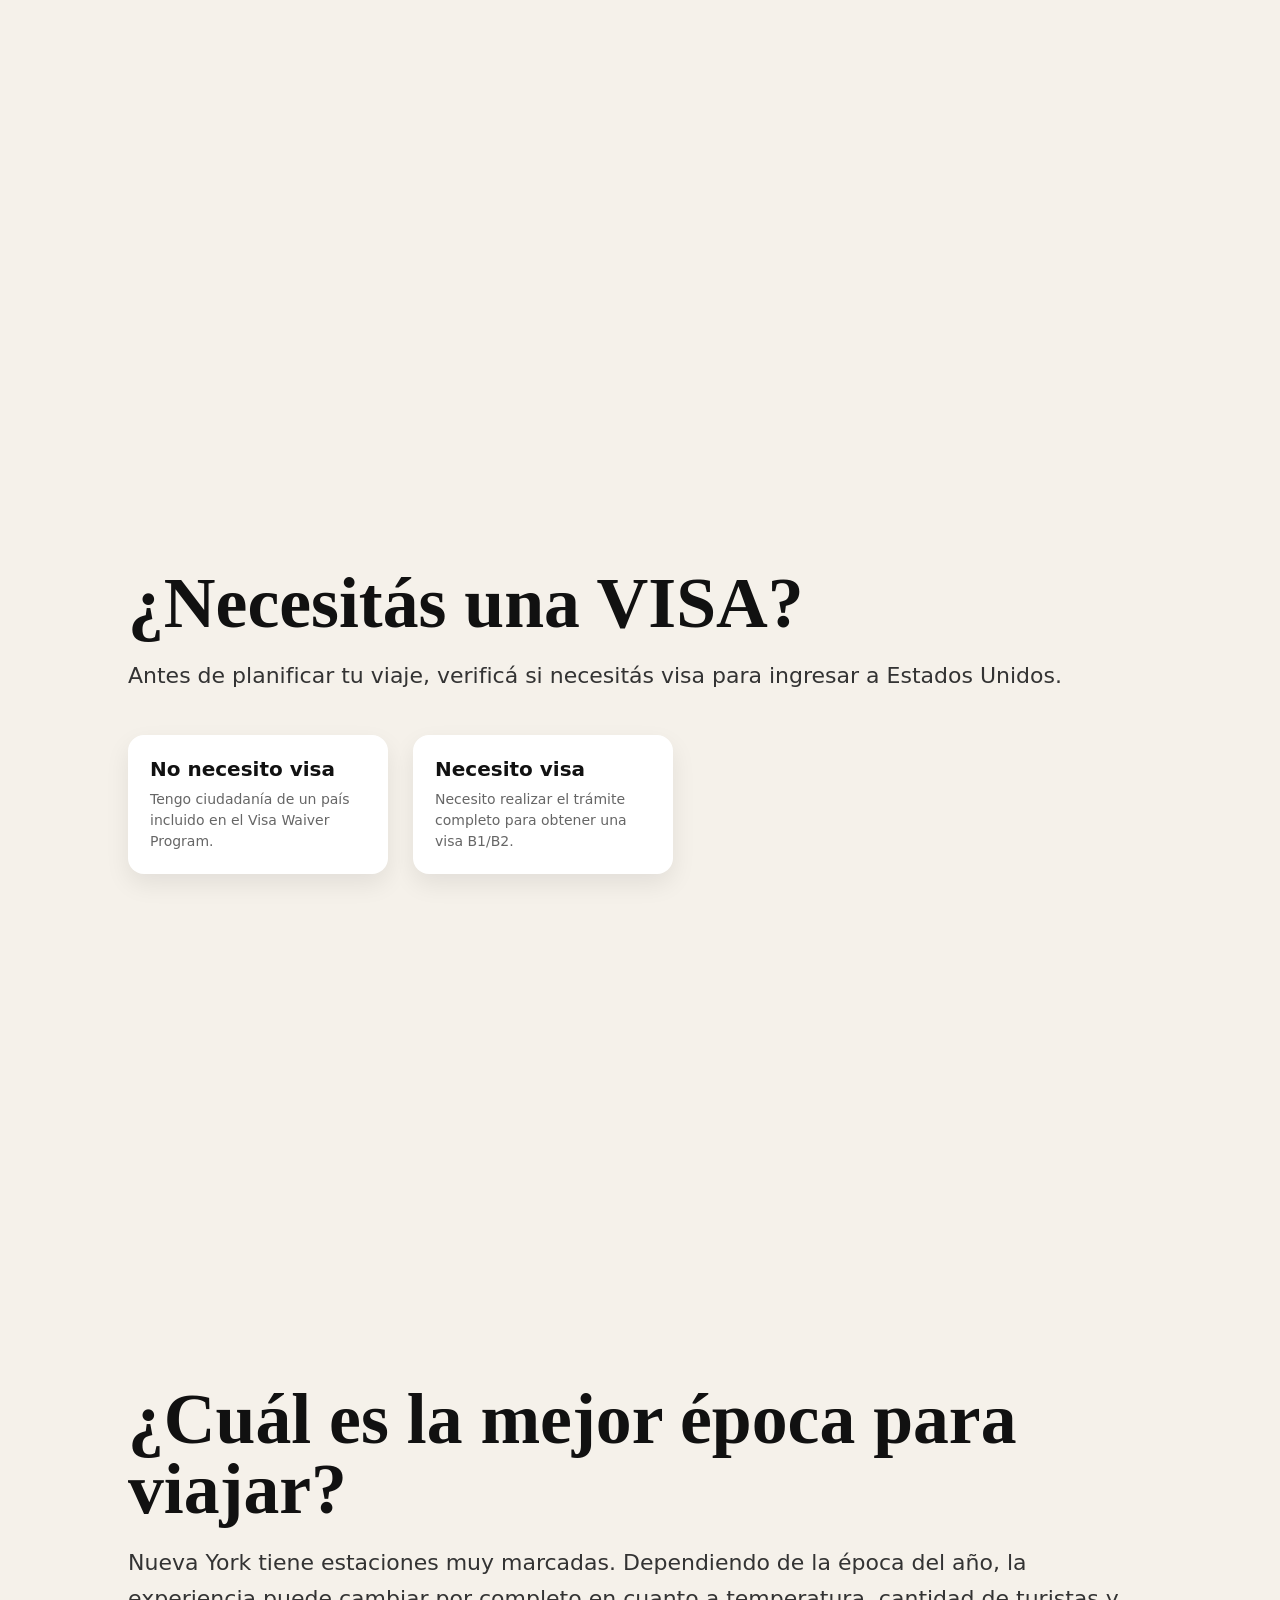
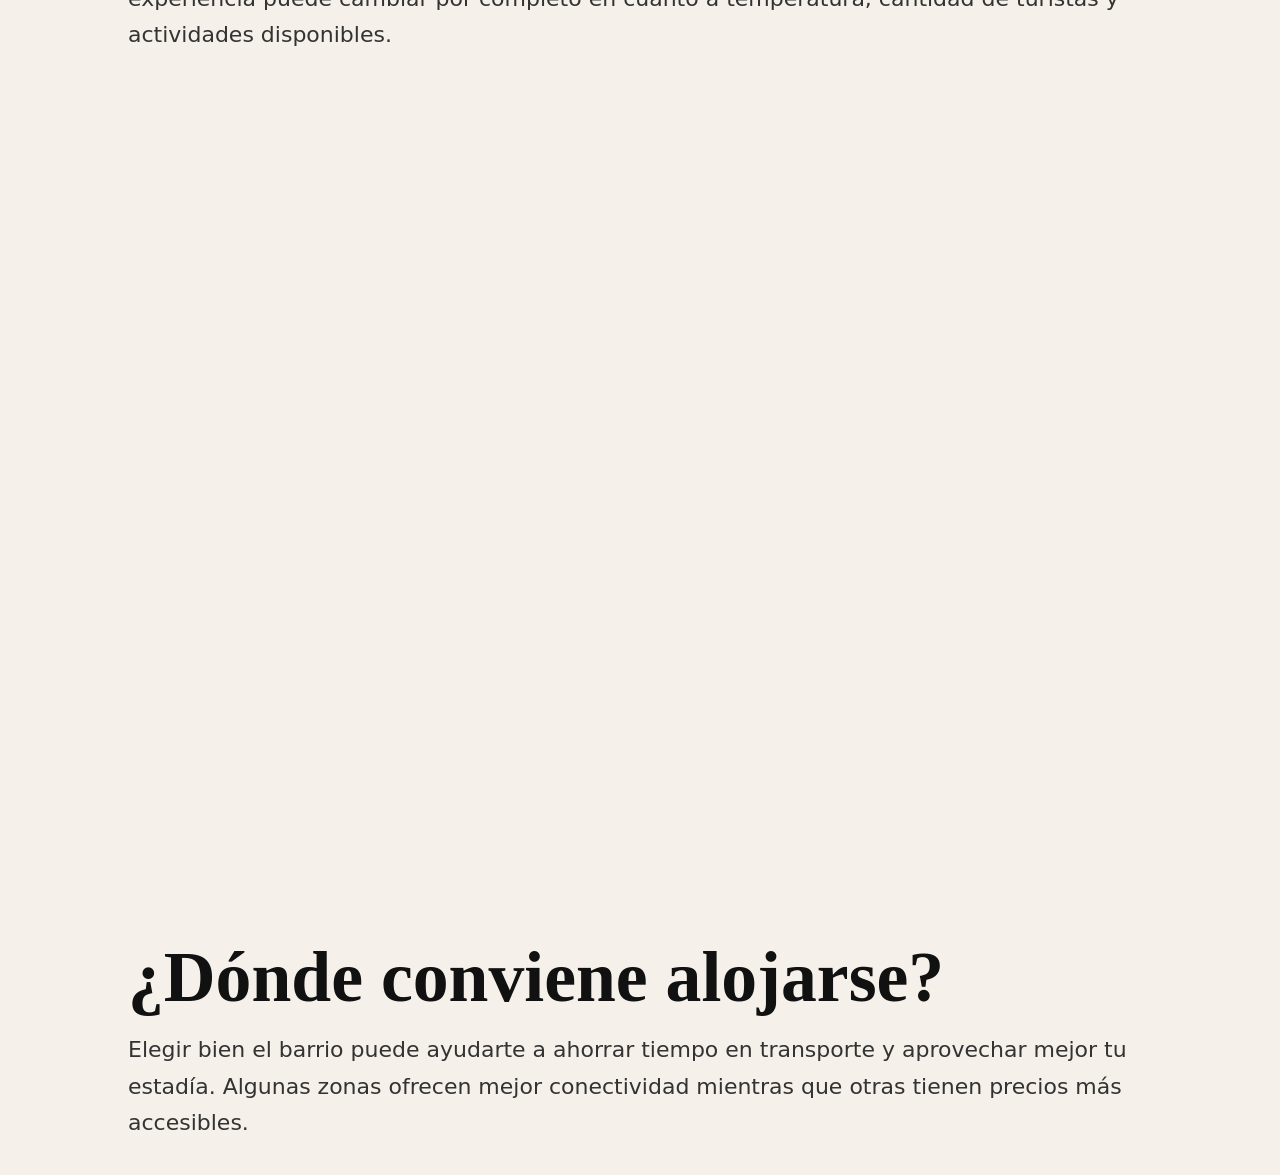
<file: index.backup-before-kubrick.html>
<!DOCTYPE html>
<html lang="es">


<head>
    <meta charset="UTF-8">
    <meta name="viewport" content="width=device-width, initial-scale=1.0">
     <title>7 dias en Nueva York</title>
    <link rel="stylesheet" href="style.css">
        
</head>

<body>

    <audio id="introMusic">

        <source
            src="music/empire-state-of-mind.m4a"
            type="audio/mp4">
        
    </audio>

    
    <section class="intro">

        <div class="intro-circle" id="introCircle"></div>
        <div id="startIntro" class="start-intro">
            Click para comenzar
        </div>
    
        <div class="intro-stage">
    
            <h1 class="intro-title" id="introTitle">
                NEW YORK
            </h1>
    
        </div>
    
    </section>

    <section class="hero">
        <div class="skyline-layer"></div>

        <div class="hero-content">

            <div class="eyebrow">
            Guia interactiva para tu proximo viaje a Nueva York
        </div>

        <h1 class="title">
            7 Días en <br>
            <span class="nyt">Nueva York</span>
        </h1>

        <p class="subtitle">
            Una guía interactiva de estilo editorial para planificar tu viaje,
             comprender el proceso de visa y descubrir qué hacer de día 
             y de noche en la ciudad de Nueva York.
        </p>
        

    
    </div>

    <div class="scroll">
        Deslizá para comenzar
    </div>
</section>



<section class="travel-info">

    <div class="section-label">
        ANTES DE VIAJAR
    </div>

    <h2 class="travel-title">
        Tu viaje comienza acá
    </h2>

    <p class="travel-text">
        Antes de organizar tu itinerario, es importante conocer los requisitos
        de ingreso, elegir la mejor época para viajar y encontrar la zona ideal
        para alojarte.
    </p>

    <div class="polaroid-grid">

        <a href="#visa" class="polaroid">
    
            <img src="visa argentinos.avif">
    
            <div class="polaroid-title">
                VISA
            </div>
    
        </a>
    
        <a href="#clima" class="polaroid">
    
            <img src="polaroid clima.jpg">
    
            <div class="polaroid-title">
                 CLIMA
            </div>
    
        </a>
    
        <a href="#alojamiento" class="polaroid">
    
            <img src="aloja.jpg">
    
            <div class="polaroid-title">
                 ALOJAMIENTO
            </div>
    
        </a>
    
    </div>
</section>


<!-- VISA -->

<section class="preview" id="visa">

    <h2>
        ¿Necesitás una VISA?
    </h2>

    <p>
        Antes de planificar tu viaje, verificá si necesitás visa para ingresar a Estados Unidos.
    </p>

    <div class="visa-selector">

        <div class="visa-option"
             onclick="mostrarVisa(false)">
    
            <h3>No necesito visa</h3>
    
            <p>
                Tengo ciudadanía de un país incluido en el Visa Waiver Program.
            </p>
    
        </div>
    
        <div class="visa-option"
             onclick="mostrarVisa(true)">
    
            <h3>Necesito visa</h3>
    
            <p>
                Necesito realizar el trámite completo para obtener una visa B1/B2.
            </p>
    
        </div>
    
    </div>

    <div id="resultado"></div>

    <div id="graficoVisa" style="display:none;">

         <div class="visa-progress">
        
            <div class="progress-text">
                    0 de 6 pasos completados
            </div>
        
            <div class="visa-steps">

                <div class="step" onclick="togglePaso(1)">
                    <div class="circle"
                    id="c1"
                    data-info="VISA B1/B2 • Costo USD 185 • Tiempo estimado 1 a 2 meses • Turismo y negocios">
                        01
                    </div>
                    <h4>Visa</h4>
                </div>
                
                <div class="arrow"></div>
            
                <div class="step" onclick="togglePaso(2)">
                    <div class="circle"
                    id="c2"
                    data-info="DS-160 • Formulario obligatorio • Completar online • 30 a 45 minutos">
                        02
                    </div>
                    <h4>DS-160</h4>
                </div>
                
                <div class="arrow"></div>
                
                <div class="step" onclick="togglePaso(3)">
                    <div class="circle"
                    id="c3"
                    data-info="MRV FEE • Tasa consular • USD 185 • Requisito previo para la entrevista">
                        03
                    </div>
                    <h4>Pago</h4>
                </div>
                
                <div class="arrow"></div>
                
                <div class="step" onclick="togglePaso(4)">
                    <div class="circle"
                    id="c4"
                    data-info="ENTREVISTA • Reserva online • Disponibilidad variable según temporada">
                        04
                    </div>
                    <h4>Turno</h4>
                </div>
                
                <div class="arrow"></div>
                
                <div class="step" onclick="togglePaso(5)">
                    <div class="circle"
                    id="c5"
                    data-info="DOCUMENTACIÓN • Pasaporte vigente • DS-160 confirmado • Comprobante de pago">
                        05
                    </div>
                    <h4>Docs</h4>
                </div>
                
                <div class="arrow"></div>
                
                <div class="step" onclick="togglePaso(6)">
                    <div class="circle"
                    id="c6"
                    data-info="EMBAJADA DE EE.UU. • Entrevista presencial • Aprobación final del trámite">
                        06
                    </div>
                    <h4>Entrevista</h4>
                </div>
      
                    <div class="arrow">→</div>
            
                    <div class="nyc">

                        <img
                            id="statue"
                            src="estatua.jpg"
                            width="120">
                    
                        <span>Todo listo</span>
                    
                    </div>
            
                </div>
            
            
            
            </div>
             

    </div>

</section>


<!-- CLIMA -->

<section class="preview" id="clima">

    <h2>
        ¿Cuál es la mejor época para viajar?
    </h2>

    <p>
        Nueva York tiene estaciones muy marcadas. Dependiendo de la época del año, la experiencia puede cambiar por completo en cuanto a temperatura, cantidad de turistas y actividades disponibles.
    </p>

    <!-- ACÁ VA EL GRÁFICO DE CLIMA -->

</section>

<!-- ALOJAMIENTO -->

<section class="preview" id="alojamiento">

    <h2>
        ¿Dónde conviene alojarse?
    </h2>

    <p>
        Elegir bien el barrio puede ayudarte a ahorrar tiempo en transporte y aprovechar mejor tu estadía. Algunas zonas ofrecen mejor conectividad mientras que otras tienen precios más accesibles.
    </p>

    <!-- ACÁ VA EL GRÁFICO DE AIRBNB -->

</section>
<script src="script.js"></script>

</body>
</html>
</file>
<file: style.css>
@font-face {
    font-family: 'Chomsky';
    src: url('fonts/Chomsky.otf') format('opentype');
    
}

@import url('https://fonts.googleapis.com/css2?family=Inter:wght@300;400;500;600&display=swap');
*{
    margin:0;
    padding:0;
    box-sizing:border-box;
}


body{
    background:#f5f1ea;
    color:#111;
    font-family:'Inter', sans-serif;
    overflow-x:hidden;
}



.hero{

min-height:100vh;

position:relative;

display:flex;

justify-content:center;

align-items:center;

text-align:center;

overflow:hidden;

background:#f5f1ea;
}

.hero::after{

content:"";

position:absolute;

left:0;
right:0;
bottom:0;

height:45%;

background-image:url("skyline-nyc.png");

background-repeat:no-repeat;

background-position:bottom center;

background-size:cover;

opacity:0.08;

pointer-events:none;
}


.hero::before{
    content:"";
    position:absolute;
    inset:0;

    background:
        linear-gradient(
            rgba(0,0,0,0.35),
            rgba(0,0,0,0.45)
        ),
        url('https://images.unsplash.com/photo-1499092346589-b9b6be3e94b2?q=80&w=2000&auto=format&fit=crop');

    background-size:cover;
    background-position:center;

    transform:scale(1.05);
}

.hero-content{

position:relative;

z-index:10;

max-width:800px;
}

.eyebrow{
    color:#ffffffcc;
    font-size:12px;
    letter-spacing:3px;
    text-transform:uppercase;
    margin-bottom:24px;
}


.title{

font-family:'Inter', sans-serif;

font-size:clamp(60px, 10vw, 90px);

line-height:1.05;
color:white;

margin-bottom:28px;

text-shadow:0 4px 20px rgba(0,0,0,0.35);
}

.nyt{
    font-family:'Chomsky';
}


.subtitle{
    color:#f3f3f3;
    font-size:22px;
    line-height:1.7;

    max-width:700px;
    margin:0 auto;

    font-weight:300;
}


.scroll{
    position:absolute;
    bottom:30px;
    left:50%;
    transform:translateX(-50%);

    color:white;
    font-size:14px;
    opacity:0.7;

    letter-spacing:1px;
}



.preview{
    padding:120px 10vw;
    background:#f5f1ea;
}

.preview h2{
    font-size:54px;
    margin-bottom:20px;
    font-family:'Georgia', serif;
}

.preview p{
    width:100%;
    max-width:none;
    font-size:20px;
    line-height:1.8;
    color:#333;
}

.travel-info{

padding:120px 10vw;

background:
linear-gradient(
    rgba(245,241,234,0.93),
    rgba(245,241,234,0.93)
),
url('https://images.unsplash.com/photo-1499092346589-b9b6be3e94b2?q=80&w=2000&auto=format&fit=crop');

background-size:cover;
background-position:center;

background-attachment:fixed;
}


.section-label{

font-size:14px;

letter-spacing:3px;

text-transform:uppercase;

color:#777;

margin-bottom:20px;
}

.travel-title{
font-size:64px;

max-width:900px;

line-height:1.05;
}

.travel-text{

max-width:900px;

font-size:24px;

line-height:1.7;

color:#444;

margin-bottom:70px;
}

.info-grid{

display:grid;

grid-template-columns:repeat(3,1fr);

gap:30px;
}


.info-card{

background:white;

padding:45px;

min-height:220px;

border-radius:20px;

box-shadow:0 10px 30px rgba(0,0,0,0.05);

text-decoration:none;

color:inherit;

transition:0.3s;

display:flex;

flex-direction:column;

justify-content:center;
}



.info-card:hover{

transform:translateY(-8px);

box-shadow:0 15px 40px rgba(0,0,0,0.1);
}

.info-card h3{

margin-bottom:15px;

font-size:28px;
}

.info-card p{

color:#555;

line-height:1.7;
}
.visa-selector{

display:flex;

gap:25px;

margin-top:40px;

margin-bottom:30px;

flex-wrap:wrap;
}

.visa-option{

width:260px;

padding:20px;

background:white;

border-radius:16px;

box-shadow:0 10px 25px rgba(0,0,0,.08);

cursor:pointer;

transition:.3s;

border:2px solid transparent;
}

.visa-option:hover{

transform:translateY(-5px);

border-color:#1A2744;

box-shadow:0 15px 35px rgba(0,0,0,.12);
}
.visa-option h3{

margin-bottom:8px;

font-size:20px;
}

.visa-option p{

font-size:14px !important;

line-height:1.5;

color:#666;
}


html{
    scroll-behavior:smooth;
}


@media(max-width:768px){

    .title{
        font-size:72px;
    }

    .subtitle{
        font-size:18px;
    }

    .preview h2{
        font-size:40px;
    }
}

.polaroid-grid{

display:flex;

justify-content:center;

gap:40px;

flex-wrap:wrap;

margin-top:60px;
}

.polaroid{

width:280px;

background:white;

padding:15px 15px 60px 15px;

text-decoration:none;

color:black;

box-shadow:0 10px 25px rgba(0,0,0,0.15);

transition:0.3s;

transform:rotate(-2deg);
}

.polaroid:nth-child(2){
transform:rotate(2deg);
}

.polaroid:nth-child(3){
transform:rotate(-1deg);
}

.polaroid:hover{

transform:scale(1.05) rotate(0deg);

z-index:10;
}

.polaroid img{

width:100%;

height:220px;

object-fit:cover;
}

.polaroid-title{

margin-top:20px;

text-align:center;

font-size:22px;

font-weight:600;
}



.visa-steps{

    display:flex;

    flex-direction:row;

    align-items:center;

    justify-content:center;

    gap:15px;

    flex-wrap:nowrap;

    overflow-x:auto;

    margin-top:60px;

}
    
    .step{
    
    display:flex;
    flex-direction:column;
    align-items:center;
    }
    
    .circle{

        width:90px;
        height:90px;
        position:relative;
        border-radius:50%;
        
        background:white;
        
        border:3px solid #3ED6D0;
        
        color:#1A2744;
        
        display:flex;
        align-items:center;
        justify-content:center;
        
        font-size:28px;
        font-weight:bold;
        
        transition:.3s ease;
        
        box-shadow:0 8px 20px rgba(0,0,0,.08);
        }
    
     .circle:hover{

            transform:scale(1.12);
            
            box-shadow:0 12px 30px rgba(0,0,0,.18);
            
            cursor:pointer;
            z-index:1001;
         }
    
    .step h4{
    
    margin-top:12px;
    font-size:14px;
    }
    
    .arrow{

        width:50px;
        
        height:3px;
        
        background:#3ED6D0;
        
        font-size:0;
        
        border-radius:10px;
        }
    
    .nyc{
    
    display:flex;
    flex-direction:column;
    align-items:center;
    
    margin-left:20px;
    
    font-size:70px;
    }
    
.nyc span{
    
    font-size:16px;
    margin-top:10px;
    }

.detalle-paso{

margin-top:50px;

background:white;

padding:30px;

border-radius:20px;

box-shadow:0 10px 25px rgba(0,0,0,0.08);

line-height:1.8;
}
.circle.completo{

    background:#3ED6D0;
    
    border-color:#3ED6D0;
    
    color:white;
    }
.circle.completo::after{

content:"✓";

position:absolute;

top:6px;
right:6px;

width:22px;
height:22px;

border-radius:50%;

background:#5DCAA5;

color:white;

display:flex;
align-items:center;
justify-content:center;

font-size:14px;
font-weight:bold;
}
#statue{

width:90px;
height:90px;

border-radius:50%;

object-fit:cover;

border:4px solid #1A2744;

box-shadow:0 4px 15px rgba(0,0,0,.15);

opacity:.5;

transition:.4s;
}

#statue.activa{

opacity:1;

transform:translateY(-8px) scale(1.08);

border-color:#5DCAA5;
}

.progress-text{

margin-bottom:25px;

font-weight:600;
}

/* INTRO CINEMATOGRÁFICA */
/* ========================= */
/* INTRO NEW YORK */
/* ========================= */

.intro{

    height:450vh;
    
    position:relative;
    
    background:#f5f1ea;
    }
    
    .intro-circle{
    opacity:0;
    transition:opacity .8s ease;
    position:fixed;
    
    top:50%;
    left:50%;
    
    width:80px;
    height:80px;
    
    border-radius:50%;
    
    background:#3ED6D0;
    
    transform:translate(-50%,-50%);
    
    z-index:100;
    
    pointer-events:none;
    
    transition:
    transform .1s linear,
    opacity .5s ease;
    }
    
    .intro-stage{
    
    position:fixed;
    
    inset:0;
    
    overflow:hidden;
    
    pointer-events:none;
    
    z-index:110;
    }
    
    .intro-title{

        position:absolute;
        
        top:50%;
        
        right:-250vw;
        
        transform:translateY(-50%);
        
        font-family:'Chomsky', serif;
        
        font-size:clamp(250px,30vw,800px);
        
        white-space:nowrap;
        
        color:white;
        
        line-height:.85;
        
        text-shadow:
        0 10px 30px rgba(0,0,0,.15);
        }
    /* hero encima de la intro */
    
    .hero{
    
    position:relative;
    
    z-index:1;
    }

    .start-intro{

        position:fixed;
    
        top:50%;
    
        left:50%;
    
        transform:translateX(-50%);
    
        font-family:'Chomsky', serif;
    
        font-size:1.8rem;
    
        letter-spacing:4px;
    
        text-transform:uppercase;
    
        color:#3ED6D0;
    
        z-index:200;
    
        cursor:pointer;
    
        animation:pulse 2s infinite;
    
    }
    

    @keyframes pulse{

        0%{
            opacity:.4;
        }
    
        50%{
            opacity:1;
        }
    
        100%{
            opacity:.4;
        }
    
    }

    .circle::after{

        content:attr(data-info);
    
        position:absolute;
    
        top:-190px;
    
        left:50%;
    
        transform:translateX(-50%);
    
        width:280px;
    
        padding:20px;
    
        background:white;
    
        color:#222;
    
        border-radius:18px;
    
        border-top:4px solid #3ED6D0;
    
        box-shadow:
        0 20px 50px rgba(0,0,0,.15);
    
        font-family:'Inter',sans-serif;
    
        font-size:14px;
    
        line-height:1.8;
    
        text-align:left;
    
        opacity:0;
    
        visibility:hidden;
    
        transition:.3s ease;
    
        pointer-events:none;
    
        z-index:1000;
    
    }
        .circle:hover::after{
        
        opacity:1;
        
        visibility:visible;
        
        }

     .detalle-paso{

            display:none;
        
     }

     .skyline-layer{

        position:absolute;
    
        left:0;
        bottom:0;
    
        width:100%;
        height:55%;
    
        background-image:url('https://images.unsplash.com/photo-1499092346589-b9b6be3e94b2?q=80&w=2000&auto=format&fit=crop');
    
        background-repeat:no-repeat;
    
        background-position:bottom center;
    
        background-size:cover;
    
        opacity:.18;
    
        z-index:2;
    
        pointer-events:none;
    
    }

/* KUBRICK-LIKE SCROLL EXPERIENCE */
body.is-intro-ready{
    cursor:crosshair;
}

.intro{
    height:620vh;
    background:#050505;
    overflow:hidden;
    isolation:isolate;
}

.intro::before{
    content:"";
    position:fixed;
    inset:0;
    z-index:70;
    pointer-events:none;
    opacity:var(--intro-dark, .08);
    background:
        radial-gradient(circle at 50% 50%, transparent 0 38%, rgba(0,0,0,.52) 74%, rgba(0,0,0,.78)),
        linear-gradient(90deg, rgba(0,0,0,.72), transparent 24%, transparent 76%, rgba(0,0,0,.72));
}

.intro-grain{
    position:fixed;
    inset:0;
    z-index:72;
    pointer-events:none;
    opacity:.13;
    mix-blend-mode:screen;
    background-image:
        linear-gradient(rgba(255,255,255,.24) 1px, transparent 1px),
        linear-gradient(90deg, rgba(255,255,255,.16) 1px, transparent 1px);
    background-size:44px 44px;
    transform:translateY(var(--grid-shift, 0));
}

.intro-frame{
    position:fixed;
    inset:28px;
    z-index:122;
    pointer-events:none;
    border:1px solid rgba(245,241,234,.34);
    box-shadow:inset 0 0 0 1px rgba(62,214,208,.16);
    opacity:0;
    transition:opacity .8s ease;
}

body.is-intro-ready .intro-frame{
    opacity:1;
}

.intro-circle{
    width:120px;
    height:120px;
    transition:none!important;
    background:#f5f1ea;
    box-shadow:
        0 0 0 1px rgba(62,214,208,.9) inset,
        0 0 80px rgba(62,214,208,.45),
        0 0 180px rgba(0,0,0,.7);
    mix-blend-mode:normal;
}

.intro-circle::before,
.intro-circle::after{
    content:"";
    position:absolute;
    border-radius:inherit;
    inset:16%;
    border:1px solid rgba(5,5,5,.38);
}

.intro-circle::after{
    inset:33%;
    border-style:dashed;
}

.intro-orbit{
    position:fixed;
    top:50%;
    left:50%;
    width:min(72vw, 620px);
    aspect-ratio:1;
    border-radius:50%;
    border:1px solid rgba(245,241,234,.34);
    z-index:105;
    pointer-events:none;
    opacity:0;
    transform:translate(-50%,-50%) scale(.62) rotate(var(--orbit-rotate, 0deg));
    transition:opacity .8s ease;
}

body.is-intro-ready .intro-orbit{
    opacity:.9;
}

.intro-orbit span{
    position:absolute;
    inset:13%;
    border-radius:50%;
    border:1px dashed rgba(245,241,234,.24);
}

.intro-orbit span:nth-child(2){inset:28%;border-style:solid;opacity:.75}
.intro-orbit span:nth-child(3){inset:43%;border-color:rgba(62,214,208,.5)}

.intro-title{
    font-family:'Inter', sans-serif;
    font-weight:700;
    letter-spacing:-.08em;
    color:#f5f1ea;
    text-transform:uppercase;
    text-shadow:
        0 2px 0 rgba(62,214,208,.24),
        0 18px 50px rgba(0,0,0,.55);
    filter:blur(var(--title-blur, 0));
}

.start-intro{
    top:calc(50% + 92px);
    transform:translate(-50%,0);
    font-family:'Inter', sans-serif;
    font-size:13px;
    color:#f5f1ea;
    border:1px solid rgba(245,241,234,.72);
    padding:14px 18px;
    background:rgba(5,5,5,.52);
    backdrop-filter:blur(12px);
}

.start-intro::before{
    content:"NYC / 5 DIAS";
    display:block;
    color:#3ED6D0;
    font-size:10px;
    letter-spacing:3px;
    margin-bottom:8px;
}

.intro-copy{
    position:fixed;
    z-index:121;
    width:min(360px, calc(100vw - 48px));
    color:#f5f1ea;
    opacity:0;
    transform:translateY(18px);
    transition:opacity .35s ease, transform .35s ease;
    pointer-events:none;
}

.intro-copy span{
    display:block;
    margin-bottom:10px;
    color:#3ED6D0;
    font-size:11px;
    letter-spacing:4px;
    text-transform:uppercase;
    font-weight:700;
}

.intro-copy p{
    font-size:clamp(18px, 2.3vw, 30px);
    line-height:1.28;
    font-weight:600;
    text-wrap:balance;
}

.intro-copy-a{left:7vw;top:18vh}
.intro-copy-b{right:7vw;bottom:18vh;text-align:right}
.intro-copy-c{left:50%;bottom:11vh;transform:translate(-50%,18px);text-align:center}
.intro-copy.is-visible{opacity:1;transform:translateY(0)}
.intro-copy-c.is-visible{transform:translate(-50%,0)}

.hero{
    transition:opacity .8s ease, transform .8s cubic-bezier(.16,1,.3,1), filter .8s ease;
}

.hero::before{
    transform:scale(var(--hero-scale, 1.08));
    filter:saturate(.78) contrast(1.08);
}

.hero-content{
    opacity:0;
    transform:translateY(34px) scale(.98);
    transition:opacity .9s ease, transform .9s cubic-bezier(.16,1,.3,1);
}

body.hero-entered .hero-content{
    opacity:1;
    transform:translateY(0) scale(1);
}

.scroll{
    text-transform:uppercase;
    letter-spacing:3px;
}

.scroll::after{
    content:"";
    display:block;
    width:1px;
    height:48px;
    margin:12px auto 0;
    background:linear-gradient(#fff, transparent);
    animation:scrollLine 1.8s ease-in-out infinite;
}

@keyframes scrollLine{
    0%,100%{transform:scaleY(.35);opacity:.35}
    50%{transform:scaleY(1);opacity:.95}
}

.travel-info,
.preview,
.polaroid,
.visa-option,
.visa-progress{
    view-transition-name:none;
}

.reveal-on-scroll{
    opacity:0;
    transform:translateY(56px);
    transition:opacity .9s ease, transform .9s cubic-bezier(.16,1,.3,1);
}

.reveal-on-scroll.is-visible{
    opacity:1;
    transform:translateY(0);
}

.polaroid{
    transition:transform .45s cubic-bezier(.16,1,.3,1), box-shadow .45s ease, opacity .7s ease;
}

.preview{
    position:relative;
}

.preview::before,
.travel-info::before{
    content:"";
    position:absolute;
    left:10vw;
    right:10vw;
    top:0;
    height:1px;
    background:linear-gradient(90deg, transparent, rgba(17,17,17,.28), transparent);
}

.travel-info{
    position:relative;
}

@media(max-width:768px){
    .intro{height:560vh}
    .intro-frame{inset:14px}
    .intro-orbit{width:118vw}
    .intro-title{font-size:clamp(170px, 46vw, 330px)}
    .intro-copy-a{left:24px;top:16vh}
    .intro-copy-b{right:24px;bottom:18vh}
    .intro-copy-c{bottom:9vh}
    .start-intro{width:calc(100vw - 48px);text-align:center}
}


/* Ajustes: intro limpia + hero con zoom urbano */
.intro-copy{display:none!important}

.hero{
    background:#050505;
    isolation:isolate;
}

.hero::before{
    z-index:0;
    transform:scale(var(--hero-scale, 1.18));
    transition:transform .2s linear;
}

.hero::after{
    opacity:0;
}

.skyline-layer{
    opacity:0!important;
}

.zoom-city-layer{
    position:absolute;
    inset:-12%;
    z-index:1;
    pointer-events:none;
    background:
        linear-gradient(180deg, rgba(5,5,5,.05), rgba(5,5,5,.72) 78%, #050505),
        url('https://images.unsplash.com/photo-1518391846015-55a9cc003b25?q=80&w=2000&auto=format&fit=crop') center bottom/cover;
    opacity:.42;
    transform:scale(var(--city-zoom, 1.08)) translateY(var(--city-y, 0px));
    filter:contrast(1.15) saturate(.72);
    transition:opacity .4s ease;
}

.perspective-lines{
    position:absolute;
    inset:0;
    z-index:2;
    pointer-events:none;
    opacity:.42;
    background:
        linear-gradient(90deg, transparent 49.8%, rgba(62,214,208,.52) 50%, transparent 50.2%),
        repeating-conic-gradient(from 45deg at 50% 62%, rgba(245,241,234,.2) 0deg 1deg, transparent 1deg 12deg);
    mask-image:radial-gradient(circle at 50% 58%, black 0 34%, transparent 72%);
}

.city-lights{
    position:absolute;
    inset:0;
    z-index:3;
    pointer-events:none;
    overflow:hidden;
}

.city-lights span{
    position:absolute;
    width:9px;
    height:9px;
    border-radius:50%;
    background:#3ED6D0;
    box-shadow:0 0 22px #3ED6D0, 0 0 60px rgba(62,214,208,.55);
    opacity:.75;
    transform:translate3d(0, var(--light-drift, 0px), 0);
}

.city-lights span:nth-child(1){left:14%;top:24%}
.city-lights span:nth-child(2){left:78%;top:22%;background:#f5f1ea;box-shadow:0 0 28px rgba(245,241,234,.85)}
.city-lights span:nth-child(3){left:28%;top:72%;width:6px;height:6px}
.city-lights span:nth-child(4){left:67%;top:70%;width:7px;height:7px;background:#d84531;box-shadow:0 0 28px rgba(216,69,49,.8)}
.city-lights span:nth-child(5){left:51%;top:16%;width:5px;height:5px}

.hero-content{
    z-index:10;
}

.hero-content::before{
    content:"";
    position:absolute;
    left:50%;
    top:50%;
    width:min(70vw, 580px);
    aspect-ratio:1;
    border-radius:50%;
    border:1px solid rgba(245,241,234,.38);
    transform:translate(-50%,-50%);
    z-index:-1;
    box-shadow:0 0 0 1px rgba(62,214,208,.18) inset, 0 0 80px rgba(0,0,0,.45);
}

@media(max-width:768px){
    .zoom-city-layer{inset:-20%;opacity:.5}
    .perspective-lines{opacity:.28}
    .hero-content::before{width:92vw}
}


/* Limpieza hero: foto original + zoom suave */
.zoom-city-layer,
.perspective-lines,
.city-lights{
    display:none!important;
}

.hero::before{
    background:
        linear-gradient(
            rgba(0,0,0,0.35),
            rgba(0,0,0,0.45)
        ),
        url('https://images.unsplash.com/photo-1499092346589-b9b6be3e94b2?q=80&w=2000&auto=format&fit=crop')!important;
    background-size:cover!important;
    background-position:center!important;
    transform:scale(var(--hero-photo-zoom, 1.05))!important;
    filter:none!important;
}

.hero::after{
    opacity:.08!important;
}

.skyline-layer{
    opacity:.18!important;
}

.hero-content::before{
    display:none!important;
}


/* Fix hero: sin capas fantasma ni skyline semitransparente */
.hero::after,
.skyline-layer{
    display:none!important;
    opacity:0!important;
}

.hero::before{
    opacity:1!important;
    background:
        linear-gradient(
            rgba(0,0,0,0.38),
            rgba(0,0,0,0.48)
        ),
        url('https://images.unsplash.com/photo-1499092346589-b9b6be3e94b2?q=80&w=2000&auto=format&fit=crop')!important;
    background-size:cover!important;
    background-position:center!important;
}


/* Titulo hero: Nueva York en turquesa */
.nyt{
    color:#3ED6D0;
    text-shadow:
        0 3px 0 rgba(0,0,0,.18),
        0 0 28px rgba(62,214,208,.34),
        0 10px 30px rgba(0,0,0,.45);
}


/* Intro: NEW YORK en turquesa */
.intro-title{
    color:#3ED6D0!important;
    text-shadow:
        0 2px 0 rgba(245,241,234,.18),
        0 0 42px rgba(62,214,208,.5),
        0 18px 50px rgba(0,0,0,.65)!important;
}


/* SECCION TRANSPORTE */
.transport-section{
    position:relative;
    padding:130px 10vw;
    background:#080808;
    color:#f5f1ea;
    overflow:hidden;
}

.transport-section::before{
    content:"";
    position:absolute;
    inset:0;
    opacity:.12;
    pointer-events:none;
    background-image:
        linear-gradient(rgba(245,241,234,.22) 1px, transparent 1px),
        linear-gradient(90deg, rgba(245,241,234,.18) 1px, transparent 1px);
    background-size:54px 54px;
}

.transport-section::after{
    content:"";
    position:absolute;
    left:0;
    right:0;
    bottom:0;
    height:1px;
    background:linear-gradient(90deg, transparent, rgba(62,214,208,.75), transparent);
}

.transport-section .section-label,
.transport-title,
.transport-text,
.subway-scene,
.transport-graphic-slot{
    position:relative;
    z-index:2;
}

.transport-section .section-label{
    color:#3ED6D0;
}

.transport-title{
    font-family:'Georgia', serif;
    font-size:clamp(46px, 7vw, 92px);
    line-height:.95;
    max-width:760px;
    margin-bottom:26px;
}

.transport-text{
    max-width:760px;
    font-size:22px;
    line-height:1.7;
    color:rgba(245,241,234,.78);
}

.subway-scene{
    height:190px;
    margin:70px 0 48px;
    border:1px solid rgba(245,241,234,.18);
    background:
        radial-gradient(circle at 50% 50%, rgba(62,214,208,.12), transparent 42%),
        linear-gradient(180deg, rgba(255,255,255,.04), rgba(255,255,255,.015));
    overflow:hidden;
}

.subway-line{
    position:absolute;
    left:7%;
    right:7%;
    top:50%;
    height:6px;
    border-radius:999px;
    background:#3ED6D0;
    box-shadow:0 0 28px rgba(62,214,208,.45);
}

.subway-stations{
    position:absolute;
    left:9%;
    right:9%;
    top:50%;
    transform:translateY(-50%);
    display:flex;
    justify-content:space-between;
}

.subway-stations span{
    width:24px;
    height:24px;
    border-radius:50%;
    background:#080808;
    border:4px solid #f5f1ea;
    box-shadow:0 0 0 4px rgba(62,214,208,.2);
}

.subway-train{
    position:absolute;
    top:50%;
    left:-260px;
    width:240px;
    height:74px;
    transform:translateY(-50%);
    border-radius:18px 26px 26px 18px;
    background:#f5f1ea;
    border:4px solid #111;
    box-shadow:0 18px 48px rgba(0,0,0,.42);
    display:flex;
    align-items:center;
    gap:12px;
    padding:12px 18px;
    animation:subwayPass 7s cubic-bezier(.65,0,.35,1) infinite;
}

.train-front{
    width:52px;
    height:44px;
    border-radius:12px;
    background:#3ED6D0;
    color:#071010;
    display:flex;
    align-items:center;
    justify-content:center;
    font-size:12px;
    font-weight:800;
    letter-spacing:1px;
}

.train-window{
    flex:1;
    height:32px;
    border-radius:8px;
    background:#111;
    box-shadow:inset 0 0 0 2px rgba(62,214,208,.28);
}

@keyframes subwayPass{
    0%{left:-280px}
    16%{left:8%}
    48%{left:45%}
    76%{left:calc(100% - 290px)}
    100%{left:calc(100% + 60px)}
}

.transport-graphic-slot{
    min-height:360px;
    border:1px dashed rgba(245,241,234,.34);
    background:rgba(245,241,234,.035);
}

@media(max-width:768px){
    .transport-section{
        padding:90px 7vw;
    }

    .transport-text{
        font-size:18px;
    }

    .subway-scene{
        height:150px;
    }

    .subway-train{
        width:190px;
        height:62px;
    }

    .transport-graphic-slot{
        min-height:280px;
    }
}


/* Transporte claro + animacion por scroll */
.transport-section{
    background:#f5f1ea!important;
    color:#111!important;
}

.transport-section::before{
    opacity:.22!important;
    background-image:
        linear-gradient(rgba(17,17,17,.08) 1px, transparent 1px),
        linear-gradient(90deg, rgba(17,17,17,.06) 1px, transparent 1px)!important;
}

.transport-section::after{
    background:linear-gradient(90deg, transparent, rgba(62,214,208,.85), transparent)!important;
}

.transport-section .section-label{
    color:#138b88!important;
}

.transport-text{
    color:#333!important;
}

.subway-scene{
    background:
        radial-gradient(circle at var(--train-glow, 8%) 50%, rgba(62,214,208,.18), transparent 30%),
        linear-gradient(180deg, rgba(255,255,255,.72), rgba(255,255,255,.38))!important;
    border-color:rgba(17,17,17,.14)!important;
    box-shadow:0 22px 70px rgba(17,17,17,.08);
}

.subway-line{
    background:rgba(17,17,17,.16)!important;
    box-shadow:none!important;
    overflow:hidden;
}

.subway-line::after{
    content:"";
    position:absolute;
    left:0;
    top:0;
    bottom:0;
    width:var(--line-progress, 0%);
    border-radius:999px;
    background:#3ED6D0;
    box-shadow:0 0 24px rgba(62,214,208,.45);
}

.subway-stations span{
    transform:scale(var(--station-scale, .72));
    opacity:var(--station-opacity, .45);
    transition:transform .25s ease, opacity .25s ease;
}

.subway-train{
    animation:none!important;
    left:calc(-250px + var(--train-progress, 0%) * 1.16)!important;
    transform:translateY(-50%) translateX(var(--train-nudge, 0px));
}

.transport-graphic-slot{
    background:rgba(255,255,255,.58)!important;
    border-color:rgba(17,17,17,.18)!important;
    box-shadow:inset 0 0 0 1px rgba(255,255,255,.7);
}


/* Subte mas realista */
.subway-line{
    height:4px!important;
    top:68%!important;
    background:rgba(17,17,17,.3)!important;
}

.subway-line::before{
    content:"";
    position:absolute;
    left:0;
    right:0;
    top:-10px;
    height:1px;
    background:rgba(17,17,17,.24);
}

.subway-stations{
    top:68%!important;
}

.subway-train{
    width:330px!important;
    height:92px!important;
    top:50%!important;
    padding:0!important;
    gap:0!important;
    border-radius:18px 28px 28px 18px!important;
    border:3px solid #1b1b1b!important;
    background:linear-gradient(180deg, #f2f2ee 0%, #c9ccc8 48%, #8d948f 100%)!important;
    box-shadow:
        0 22px 45px rgba(0,0,0,.28),
        inset 0 8px 0 rgba(255,255,255,.7),
        inset 0 -12px 0 rgba(0,0,0,.16)!important;
    overflow:visible;
}

.subway-train::before{
    content:"";
    position:absolute;
    left:0;
    right:0;
    top:43px;
    height:7px;
    background:#1d62ad;
    box-shadow:0 10px 0 #d94b39;
}

.subway-train::after{
    content:"";
    position:absolute;
    left:12px;
    right:12px;
    bottom:-10px;
    height:5px;
    border-radius:999px;
    background:#222;
}

.train-face{
    width:78px;
    height:100%;
    border-radius:15px 8px 8px 15px;
    background:linear-gradient(180deg, #dadbd7, #9fa7a2);
    border-right:2px solid rgba(0,0,0,.32);
    display:flex;
    align-items:center;
    justify-content:center;
    gap:8px;
    position:relative;
}

.train-route{
    width:34px;
    height:34px;
    border-radius:50%;
    background:#2850ad;
    color:white;
    display:flex;
    align-items:center;
    justify-content:center;
    font-weight:900;
    font-size:20px;
    border:2px solid #f5f1ea;
    box-shadow:0 0 12px rgba(40,80,173,.5);
}

.train-light{
    width:8px;
    height:8px;
    border-radius:50%;
    background:#fff7c9;
    box-shadow:0 0 12px rgba(255,247,201,.9);
}

.train-body{
    flex:1;
    display:grid;
    grid-template-columns:42px 1fr 1fr 42px 1fr;
    gap:10px;
    align-items:start;
    padding:16px 16px 0;
}

.train-window,
.train-door{
    height:33px!important;
    border-radius:5px!important;
    background:linear-gradient(180deg, #1c2b35, #090f14)!important;
    border:2px solid rgba(245,241,234,.7);
    box-shadow:inset 0 0 12px rgba(62,214,208,.18)!important;
}

.train-door{
    height:58px!important;
    position:relative;
}

.train-door::after{
    content:"";
    position:absolute;
    top:0;
    bottom:0;
    left:50%;
    width:1px;
    background:rgba(245,241,234,.55);
}

.train-wheels{
    position:absolute;
    left:58px;
    right:32px;
    bottom:-18px;
    display:flex;
    justify-content:space-between;
}

.train-wheels span{
    width:24px;
    height:24px;
    border-radius:50%;
    background:#151515;
    border:4px solid #515151;
    box-shadow:inset 0 0 0 3px #222;
}

@media(max-width:768px){
    .subway-train{
        width:260px!important;
        height:78px!important;
    }

    .train-face{width:64px}
    .train-body{grid-template-columns:34px 1fr 1fr 34px;gap:7px;padding:13px 12px 0}
    .train-body .train-window:last-child{display:none}
    .train-route{width:30px;height:30px;font-size:17px}
    .train-door{height:48px!important}
    .train-window{height:28px!important}
}


/* Transporte full-width: tren atravesando toda la pantalla */
.subway-scene{
    height:260px!important;
    margin:82px -10vw 58px!important;
    border:0!important;
    background:transparent!important;
    box-shadow:none!important;
    overflow:hidden!important;
}

.subway-scene::before{
    content:"";
    position:absolute;
    left:0;
    right:0;
    bottom:52px;
    height:18px;
    background:
        repeating-linear-gradient(90deg, rgba(17,17,17,.22) 0 28px, transparent 28px 58px);
    opacity:.8;
}

.subway-line{
    left:0!important;
    right:0!important;
    top:auto!important;
    bottom:82px!important;
    height:7px!important;
    border-radius:0!important;
    background:rgba(17,17,17,.28)!important;
}

.subway-line::before{
    top:-18px!important;
    height:3px!important;
    background:rgba(17,17,17,.22)!important;
}

.subway-line::after{
    border-radius:0!important;
}

.subway-stations{
    left:8vw!important;
    right:8vw!important;
    top:auto!important;
    bottom:70px!important;
    transform:none!important;
}

.subway-stations span{
    width:22px!important;
    height:22px!important;
    background:#f5f1ea!important;
    border:4px solid #111!important;
    box-shadow:0 0 0 5px rgba(62,214,208,.24)!important;
}

.subway-train{
    width:min(62vw, 760px)!important;
    min-width:520px!important;
    height:132px!important;
    top:auto!important;
    bottom:88px!important;
    left:var(--train-x, -58vw)!important;
    transform:translateY(0) translateX(var(--train-nudge, 0px))!important;
    border-radius:22px 44px 30px 18px!important;
    background:
        linear-gradient(180deg, #ffffff 0%, #dfe2df 22%, #aeb6b2 64%, #747d78 100%)!important;
    border:4px solid #151515!important;
}

.subway-train::before{
    top:61px!important;
    height:10px!important;
    background:#1f5fae!important;
    box-shadow:0 16px 0 #d94b39!important;
}

.subway-train::after{
    left:20px!important;
    right:20px!important;
    bottom:-13px!important;
    height:7px!important;
}

.train-face{
    width:112px!important;
    border-radius:18px 10px 10px 18px!important;
    background:linear-gradient(180deg, #eff0ec, #9ca6a1)!important;
}

.train-face::before{
    content:"NYC SUBWAY";
    position:absolute;
    left:12px;
    right:12px;
    bottom:14px;
    height:15px;
    border-radius:999px;
    background:#111;
    color:#f5f1ea;
    font-size:8px;
    letter-spacing:1px;
    display:flex;
    align-items:center;
    justify-content:center;
}

.train-route{
    width:48px!important;
    height:48px!important;
    font-size:28px!important;
}

.train-light{
    width:10px!important;
    height:10px!important;
}

.train-body{
    grid-template-columns:58px 1fr 1fr 58px 1fr 1fr!important;
    gap:14px!important;
    padding:22px 24px 0!important;
}

.train-body::after{
    content:"";
    position:absolute;
    right:20px;
    top:16px;
    width:74px;
    height:18px;
    border-radius:3px;
    background:#111;
    box-shadow:inset 0 0 0 1px rgba(245,241,234,.22);
}

.train-window,
.train-door{
    height:42px!important;
    border-radius:7px!important;
}

.train-door{
    height:82px!important;
}

.train-wheels{
    left:88px!important;
    right:62px!important;
    bottom:-28px!important;
}

.train-wheels span{
    width:34px!important;
    height:34px!important;
    border-width:6px!important;
}

.transport-graphic-slot{
    margin-top:10px;
}

@media(max-width:768px){
    .subway-scene{
        height:220px!important;
        margin:58px -7vw 42px!important;
    }

    .subway-train{
        width:560px!important;
        min-width:560px!important;
        height:112px!important;
        bottom:78px!important;
        left:var(--train-x, -70vw)!important;
    }

    .train-face{width:92px!important}
    .train-route{width:40px!important;height:40px!important;font-size:23px!important}
    .train-body{grid-template-columns:48px 1fr 1fr 48px 1fr!important;gap:10px!important;padding:18px 18px 0!important}
    .train-window{height:36px!important}
    .train-door{height:70px!important}
    .subway-line{bottom:70px!important}
    .subway-stations{bottom:58px!important}
}


/* Visa: tooltips informativos */
.visa-progress{
    position:relative;
    padding:38px 0 28px;
}

.visa-steps{
    overflow:visible!important;
    padding:96px 24px 150px;
    margin-top:24px!important;
}

.step{
    position:relative;
    isolation:isolate;
}

.visa-steps .circle:not(.completo)::after{
    display:none!important;
}

.visa-steps .circle.completo::after{
    content:"✓"!important;
    display:flex!important;
    position:absolute!important;
    top:6px!important;
    right:6px!important;
    width:22px!important;
    height:22px!important;
    border-radius:50%!important;
    background:#5DCAA5!important;
    color:white!important;
    align-items:center!important;
    justify-content:center!important;
    font-size:14px!important;
    font-weight:bold!important;
    opacity:1!important;
    visibility:visible!important;
    transform:none!important;
    padding:0!important;
    border:0!important;
    box-shadow:none!important;
}

.visa-tooltip{
    position:absolute;
    left:50%;
    bottom:calc(100% + 28px);
    width:310px;
    min-height:190px;
    padding:20px 20px 18px;
    border-radius:18px;
    background:rgba(12,18,28,.96);
    color:#f5f1ea;
    box-shadow:0 24px 70px rgba(0,0,0,.24), inset 0 0 0 1px rgba(62,214,208,.24);
    transform:translate(-50%, 16px) scale(.96);
    opacity:0;
    visibility:hidden;
    pointer-events:none;
    transition:opacity .24s ease, transform .24s cubic-bezier(.16,1,.3,1), visibility .24s ease;
    z-index:30;
}

.visa-tooltip::after{
    content:"";
    position:absolute;
    left:50%;
    bottom:-9px;
    width:18px;
    height:18px;
    background:rgba(12,18,28,.96);
    transform:translateX(-50%) rotate(45deg);
    box-shadow:inset -1px -1px 0 rgba(62,214,208,.2);
}

.step:nth-of-type(4n+3) .visa-tooltip{
    bottom:auto;
    top:calc(100% + 24px);
}

.step:nth-of-type(4n+3) .visa-tooltip::after{
    bottom:auto;
    top:-9px;
    box-shadow:inset 1px 1px 0 rgba(62,214,208,.2);
}

.step:hover .visa-tooltip,
.step:focus-within .visa-tooltip{
    opacity:1;
    visibility:visible;
    transform:translate(-50%, 0) scale(1);
    pointer-events:auto;
}

.tooltip-kicker{
    display:inline-flex;
    align-items:center;
    gap:8px;
    color:#3ED6D0;
    font-size:11px;
    letter-spacing:2px;
    text-transform:uppercase;
    font-weight:800;
    margin-bottom:12px;
}

.tooltip-kicker::before{
    content:"";
    width:8px;
    height:8px;
    border-radius:50%;
    background:#3ED6D0;
    box-shadow:0 0 18px rgba(62,214,208,.8);
}

.visa-tooltip strong{
    display:block;
    font-family:Georgia, serif;
    font-size:24px;
    line-height:1.05;
    margin-bottom:10px;
}

.visa-tooltip p{
    max-width:none!important;
    font-size:14px!important;
    line-height:1.55!important;
    color:rgba(245,241,234,.78)!important;
    margin-bottom:14px;
}

.visa-tooltip a{
    display:inline-flex;
    align-items:center;
    justify-content:center;
    min-height:36px;
    padding:0 13px;
    border-radius:999px;
    background:#3ED6D0;
    color:#071010;
    text-decoration:none;
    font-size:12px;
    font-weight:800;
    letter-spacing:.6px;
    text-transform:uppercase;
}

.visa-tooltip a:hover{
    background:#f5f1ea;
}

@media(max-width:900px){
    .visa-steps{
        overflow-x:auto!important;
        overflow-y:visible!important;
        justify-content:flex-start!important;
        padding:100px 28px 170px;
    }

    .visa-tooltip{
        width:280px;
    }
}


/* Visa: poste de señales NYC */
.visa-signpost{
    position:relative;
    width:min(720px, 100%);
    min-height:430px;
    margin:62px auto 42px;
    display:grid;
    place-items:center;
    isolation:isolate;
}

.signpost-pole{
    position:absolute;
    top:12px;
    bottom:0;
    width:54px;
    border-radius:28px 28px 8px 8px;
    background:#090909;
    box-shadow:inset 8px 0 0 rgba(255,255,255,.12), 0 22px 55px rgba(0,0,0,.18);
    z-index:1;
}

.signpost-pole::before{
    content:"";
    position:absolute;
    left:50%;
    top:-22px;
    width:66px;
    height:52px;
    transform:translateX(-50%);
    border-radius:26px 26px 8px 8px;
    background:#080808;
    box-shadow:inset 9px 0 0 rgba(255,255,255,.14);
}

.signpost-pole span{
    position:absolute;
    left:8px;
    right:8px;
    height:5px;
    border-radius:999px;
    background:#f5f1ea;
    opacity:.9;
}

.signpost-pole span:nth-child(1){top:38px}
.signpost-pole span:nth-child(2){top:68px}
.signpost-pole span:nth-child(3){top:98px}

.street-sign{
    position:absolute;
    z-index:3;
    width:min(360px, 58vw);
    min-height:96px;
    border:0;
    color:#f5f1ea;
    background:#080808;
    cursor:pointer;
    padding:18px 28px;
    display:flex;
    flex-direction:column;
    justify-content:center;
    gap:2px;
    box-shadow:0 18px 42px rgba(0,0,0,.18), inset 0 0 0 4px #f5f1ea, inset 0 0 0 7px #080808;
    transition:transform .28s cubic-bezier(.16,1,.3,1), box-shadow .28s ease, background .28s ease;
}

.street-sign::before{
    content:"";
    position:absolute;
    top:0;
    width:58px;
    height:100%;
    background:#080808;
    box-shadow:inset 0 0 0 4px #f5f1ea, inset 0 0 0 7px #080808;
}

.street-sign-left{
    top:88px;
    right:50%;
    margin-right:14px;
    text-align:left;
    transform:rotate(10deg) translateX(-22px);
    clip-path:polygon(0 0, 88% 0, 100% 50%, 88% 100%, 0 100%);
}

.street-sign-left::before{
    right:-42px;
    clip-path:polygon(0 0, 100% 50%, 0 100%);
}

.street-sign-right{
    top:218px;
    left:50%;
    margin-left:14px;
    text-align:right;
    align-items:flex-end;
    transform:rotate(-7deg) translateX(24px);
    clip-path:polygon(12% 0, 100% 0, 100% 100%, 12% 100%, 0 50%);
}

.street-sign-right::before{
    left:-42px;
    clip-path:polygon(100% 0, 0 50%, 100% 100%);
}

.street-sign span{
    font-size:13px;
    letter-spacing:3px;
    font-weight:800;
    color:#3ED6D0;
}

.street-sign strong{
    font-size:clamp(34px, 5vw, 58px);
    line-height:.88;
    letter-spacing:1px;
    font-family:'Inter', sans-serif;
}

.street-sign small{
    font-size:12px;
    letter-spacing:1px;
    text-transform:uppercase;
    opacity:.78;
}

.street-sign:hover,
.street-sign:focus-visible{
    background:#111;
    transform:rotate(0deg) translateX(0) scale(1.04);
    box-shadow:0 24px 68px rgba(0,0,0,.26), 0 0 0 4px rgba(62,214,208,.2), inset 0 0 0 4px #3ED6D0, inset 0 0 0 7px #080808;
    outline:none;
}

.walk-signal{
    position:absolute;
    z-index:4;
    bottom:46px;
    left:50%;
    width:116px;
    height:92px;
    transform:translateX(-50%);
    border-radius:18px;
    background:#080808;
    box-shadow:inset 0 0 0 4px #f5f1ea, 0 18px 35px rgba(0,0,0,.16);
}

.walk-signal span{
    position:absolute;
    left:50%;
    top:50%;
    width:34px;
    height:54px;
    transform:translate(-50%,-50%);
    background:#3ED6D0;
    clip-path:polygon(42% 0, 62% 0, 66% 19%, 86% 30%, 79% 43%, 65% 36%, 65% 58%, 82% 100%, 65% 100%, 53% 73%, 39% 100%, 22% 100%, 40% 58%, 38% 35%, 25% 48%, 15% 37%, 36% 18%);
    filter:drop-shadow(0 0 14px rgba(62,214,208,.86));
    animation:walkBlink 1.6s ease-in-out infinite;
}

@keyframes walkBlink{
    0%,100%{opacity:.55}
    50%{opacity:1}
}

.visa-signpost.reveal-on-scroll{
    transform:translateY(80px) scale(.92) rotate(-2deg);
}

.visa-signpost.reveal-on-scroll.is-visible{
    transform:translateY(0) scale(1) rotate(0deg);
}

@media(max-width:760px){
    .visa-signpost{
        min-height:500px;
        margin-top:44px;
    }

    .street-sign{
        width:78vw;
    }

    .street-sign-left,
    .street-sign-right{
        left:50%;
        right:auto;
        margin:0;
        transform:translateX(-50%) rotate(0deg);
        text-align:center;
        align-items:center;
    }

    .street-sign-left{top:92px}
    .street-sign-right{top:230px}

    .street-sign:hover,
    .street-sign:focus-visible{
        transform:translateX(-50%) scale(1.03);
    }
}


/* Visa: fondo sutil de pasaporte/documento */
#visa{
    position:relative;
    isolation:isolate;
    overflow:hidden;
    background:
        linear-gradient(rgba(245,241,234,.93), rgba(245,241,234,.95)),
        repeating-linear-gradient(0deg, transparent 0 31px, rgba(26,39,68,.035) 31px 32px),
        #f5f1ea!important;
}

#visa::after{
    content:"NYC  JFK  B1/B2  VISA  ESTA  PASSPORT  NYC  JFK  B1/B2  VISA  ESTA  PASSPORT";
    position:absolute;
    inset:auto -8vw 8%;
    z-index:-1;
    color:#1A2744;
    opacity:.055;
    font-size:clamp(48px, 8vw, 118px);
    line-height:1.15;
    font-weight:900;
    letter-spacing:.16em;
    transform:rotate(-8deg);
    text-transform:uppercase;
    pointer-events:none;
}

#visa .passport-stamp-bg{
    position:absolute;
    inset:0;
    z-index:-1;
    pointer-events:none;
}

#visa .passport-stamp-bg::before,
#visa .passport-stamp-bg::after{
    content:"";
    position:absolute;
    width:230px;
    aspect-ratio:1;
    border-radius:50%;
    border:10px double rgba(26,39,68,.075);
    transform:rotate(-16deg);
}

#visa .passport-stamp-bg::before{
    right:8vw;
    top:110px;
    box-shadow:inset 0 0 0 2px rgba(62,214,208,.055);
}

#visa .passport-stamp-bg::after{
    left:6vw;
    bottom:120px;
    width:190px;
    transform:rotate(18deg);
    border-color:rgba(26,39,68,.055);
}


/* Visa: fondo mas limpio, sin sellos pesados */
#visa{
    background:
        linear-gradient(rgba(245,241,234,.965), rgba(245,241,234,.975)),
        repeating-linear-gradient(0deg, transparent 0 38px, rgba(26,39,68,.026) 38px 39px),
        repeating-linear-gradient(90deg, transparent 0 72px, rgba(26,39,68,.018) 72px 73px),
        #f5f1ea!important;
}

#visa::after{
    content:"JFK   B1/B2   VISA   ESTA   PASSPORT"!important;
    inset:auto -4vw 12%!important;
    opacity:.028!important;
    font-size:clamp(34px, 5.6vw, 82px)!important;
    letter-spacing:.2em!important;
    transform:rotate(-5deg)!important;
    white-space:nowrap;
}

#visa .passport-stamp-bg::before,
#visa .passport-stamp-bg::after{
    display:none!important;
}


/* Visa: fondo pasaporte refinado */
#visa{
    background:
        linear-gradient(rgba(245,241,234,.94), rgba(245,241,234,.965)),
        radial-gradient(circle at 84% 18%, rgba(62,214,208,.07), transparent 24%),
        radial-gradient(circle at 12% 78%, rgba(26,39,68,.055), transparent 25%),
        repeating-linear-gradient(0deg, transparent 0 36px, rgba(26,39,68,.025) 36px 37px),
        #f5f1ea!important;
}

#visa::after{
    content:"JFK  /  B1-B2  /  PASSPORT  /  ESTA"!important;
    position:absolute!important;
    left:8vw!important;
    right:auto!important;
    bottom:10%!important;
    width:max-content!important;
    color:#1A2744!important;
    opacity:.042!important;
    font-size:clamp(42px, 6vw, 92px)!important;
    line-height:1!important;
    font-weight:900!important;
    letter-spacing:.18em!important;
    transform:rotate(-7deg)!important;
    white-space:nowrap!important;
}

#visa .passport-stamp-bg{
    position:absolute;
    inset:0;
    z-index:-1;
    pointer-events:none;
    display:block!important;
}

#visa .passport-stamp-bg::before,
#visa .passport-stamp-bg::after{
    display:block!important;
    content:""!important;
    position:absolute!important;
    border-radius:50%!important;
    border:2px solid rgba(26,39,68,.065)!important;
    box-shadow:
        0 0 0 9px rgba(26,39,68,.028),
        inset 0 0 0 8px rgba(62,214,208,.025)!important;
}

#visa .passport-stamp-bg::before{
    width:176px!important;
    height:176px!important;
    right:9vw!important;
    top:138px!important;
    transform:rotate(12deg)!important;
}

#visa .passport-stamp-bg::after{
    width:138px!important;
    height:138px!important;
    left:8vw!important;
    bottom:120px!important;
    transform:rotate(-18deg)!important;
}

#visa .passport-stamp-bg span{
    position:absolute;
    display:block;
    color:#1A2744;
    opacity:.052;
    font-size:13px;
    line-height:1;
    letter-spacing:.16em;
    font-weight:900;
    text-transform:uppercase;
    border:1px solid rgba(26,39,68,.08);
    padding:10px 14px;
    transform:rotate(-9deg);
}

#visa .passport-stamp-bg span:nth-child(1){right:14vw;top:205px}
#visa .passport-stamp-bg span:nth-child(2){left:12vw;bottom:186px;transform:rotate(11deg)}
#visa .passport-stamp-bg span:nth-child(3){right:24vw;bottom:92px;transform:rotate(5deg);color:#138b88}

@media(max-width:760px){
    #visa::after{
        opacity:.032!important;
        font-size:44px!important;
        left:-12vw!important;
        bottom:18%!important;
    }

    #visa .passport-stamp-bg::before{right:-44px!important;top:170px!important}
    #visa .passport-stamp-bg::after{left:-32px!important;bottom:160px!important}
    #visa .passport-stamp-bg span{display:none!important}
}


/* Visa: sellos de pasaporte realistas */
#visa::after{
    opacity:.018!important;
}

#visa .passport-stamp-bg::before,
#visa .passport-stamp-bg::after{
    display:none!important;
}

#visa .passport-stamp-bg span{
    position:static!important;
    display:inline!important;
    border:0!important;
    padding:0!important;
    transform:none!important;
}

.passport-stamp-bg{
    mix-blend-mode:multiply;
}

.passport-stamp{
    position:absolute;
    width:230px;
    height:150px;
    border:5px double rgba(46,68,139,.13);
    border-radius:12px;
    color:rgba(46,68,139,.17);
    display:flex;
    flex-direction:column;
    align-items:center;
    justify-content:center;
    gap:7px;
    text-transform:uppercase;
    font-family:'Inter', sans-serif;
    font-weight:900;
    letter-spacing:.16em;
    opacity:1;
    filter:blur(.15px);
    box-shadow:
        inset 0 0 0 2px rgba(46,68,139,.055),
        inset 0 0 0 13px rgba(46,68,139,.025);
}

.passport-stamp::before{
    content:"";
    position:absolute;
    inset:15px;
    border:2px solid rgba(46,68,139,.09);
    border-radius:8px;
}

.passport-stamp::after{
    content:"";
    position:absolute;
    left:22px;
    right:22px;
    top:50%;
    height:42px;
    transform:translateY(-50%) rotate(-2deg);
    background:
        repeating-linear-gradient(
            0deg,
            rgba(46,68,139,.045) 0 2px,
            transparent 2px 8px
        );
    opacity:.75;
}

.passport-stamp strong{
    position:relative;
    z-index:1;
    font-size:42px;
    line-height:.9;
    letter-spacing:.08em;
    color:rgba(46,68,139,.18);
}

.passport-stamp .stamp-top,
.passport-stamp .stamp-bottom,
.passport-stamp .stamp-date{
    position:relative!important;
    z-index:1;
    color:rgba(46,68,139,.16)!important;
    font-size:12px!important;
    line-height:1!important;
    letter-spacing:.18em!important;
}

.passport-stamp .stamp-date{
    border:2px solid rgba(46,68,139,.11)!important;
    padding:5px 8px!important;
    font-size:11px!important;
    background:rgba(245,241,234,.2);
}

.stamp-one{
    right:7vw;
    top:120px;
    transform:rotate(10deg);
}

.stamp-two{
    left:7vw;
    bottom:112px;
    width:210px;
    height:138px;
    transform:rotate(-14deg);
    color:rgba(26,39,68,.15);
    border-color:rgba(26,39,68,.115);
}

.stamp-three{
    right:22vw;
    bottom:70px;
    width:185px;
    height:118px;
    transform:rotate(6deg);
    border-radius:50%;
    border-color:rgba(19,139,136,.13);
    color:rgba(19,139,136,.16);
}

.stamp-three::before{
    border-radius:50%;
    border-color:rgba(19,139,136,.08);
}

.stamp-three strong,
.stamp-three .stamp-top,
.stamp-three .stamp-bottom,
.stamp-three .stamp-date{
    color:rgba(19,139,136,.16)!important;
}

@media(max-width:760px){
    .passport-stamp{
        opacity:.72;
        transform:scale(.82) rotate(8deg);
    }

    .stamp-one{right:-56px;top:150px}
    .stamp-two{left:-58px;bottom:150px}
    .stamp-three{display:none!important}
}


/* Visa: texto de pasaporte repetido en el fondo */
#visa::after{
    content:"JFK  /  B1-B2  /  PASSPORT  /  ESTA  /  NYC    JFK  /  B1-B2  /  PASSPORT  /  ESTA  /  NYC    JFK  /  B1-B2  /  PASSPORT  /  ESTA  /  NYC"!important;
    left:-10vw!important;
    right:auto!important;
    bottom:8%!important;
    width:130vw!important;
    white-space:normal!important;
    color:#1A2744!important;
    opacity:.034!important;
    font-size:clamp(34px, 5vw, 78px)!important;
    line-height:1.45!important;
    letter-spacing:.16em!important;
    transform:rotate(-7deg)!important;
}


/* Polaroids: mesa de viaje */
.polaroid-grid{
    position:relative;
    padding:34px 18px 48px;
    border-radius:28px;
    background:
        radial-gradient(circle at 12% 20%, rgba(62,214,208,.12), transparent 24%),
        radial-gradient(circle at 82% 78%, rgba(26,39,68,.08), transparent 26%),
        linear-gradient(135deg, rgba(255,255,255,.55), rgba(255,255,255,.18));
}

.polaroid-grid::before{
    content:"";
    position:absolute;
    inset:0;
    border-radius:28px;
    pointer-events:none;
    opacity:.18;
    background-image:
        linear-gradient(rgba(17,17,17,.08) 1px, transparent 1px),
        linear-gradient(90deg, rgba(17,17,17,.06) 1px, transparent 1px);
    background-size:38px 38px;
}

.polaroid{
    position:relative;
    width:260px!important;
    min-height:382px;
    padding:14px 14px 26px!important;
    border-radius:4px;
    background:#fffdf7!important;
    box-shadow:
        0 18px 36px rgba(0,0,0,.16),
        0 2px 0 rgba(255,255,255,.9) inset!important;
    transform-origin:center 28px;
    will-change:transform;
}

.polaroid::before{
    content:"";
    position:absolute;
    left:50%;
    top:-18px;
    width:92px;
    height:34px;
    transform:translateX(-50%) rotate(-4deg);
    border-radius:3px;
    background:rgba(245,241,234,.72);
    box-shadow:0 2px 10px rgba(0,0,0,.12), inset 0 0 0 1px rgba(255,255,255,.48);
    backdrop-filter:blur(2px);
    z-index:3;
}

.polaroid:nth-child(1){transform:rotate(-5deg) translateY(14px)}
.polaroid:nth-child(2){transform:rotate(3deg) translateY(-8px)}
.polaroid:nth-child(3){transform:rotate(-2deg) translateY(12px)}
.polaroid:nth-child(4){transform:rotate(5deg) translateY(-4px)}

.polaroid:hover{
    transform:translateY(-18px) scale(1.055) rotate(0deg)!important;
    box-shadow:0 30px 70px rgba(0,0,0,.22)!important;
}

.polaroid img{
    height:205px!important;
    border-radius:2px;
    filter:saturate(.92) contrast(1.04);
    transition:transform .45s cubic-bezier(.16,1,.3,1), filter .45s ease;
}

.polaroid:hover img{
    transform:scale(1.035);
    filter:saturate(1.08) contrast(1.08);
}

.polaroid-title{
    margin-top:18px!important;
    font-family:'Inter', sans-serif;
    letter-spacing:.12em;
    font-size:19px!important;
    font-weight:900!important;
}

.polaroid-note{
    margin:10px auto 0;
    max-width:210px!important;
    font-size:13px!important;
    line-height:1.45!important;
    color:#555!important;
    text-align:center;
    opacity:0;
    transform:translateY(8px);
    transition:opacity .28s ease, transform .28s ease;
}

.polaroid:hover .polaroid-note{
    opacity:1;
    transform:translateY(0);
}

@media(max-width:768px){
    .polaroid-grid{
        padding:28px 8px 38px;
    }

    .polaroid{
        width:min(280px, 82vw)!important;
    }

    .polaroid-note{
        opacity:1;
        transform:none;
    }
}


/* Polaroids: volver al estilo original + cinta */
.polaroid-grid{
    display:flex!important;
    justify-content:center!important;
    gap:40px!important;
    flex-wrap:wrap!important;
    margin-top:60px!important;
    padding:0!important;
    border-radius:0!important;
    background:transparent!important;
}

.polaroid-grid::before{
    display:none!important;
}

.polaroid{
    width:280px!important;
    min-height:0!important;
    background:white!important;
    padding:15px 15px 60px 15px!important;
    text-decoration:none!important;
    color:black!important;
    box-shadow:0 10px 25px rgba(0,0,0,0.15)!important;
    transition:0.3s!important;
    transform:rotate(-2deg)!important;
    border-radius:0!important;
    position:relative!important;
}

.polaroid:nth-child(2){
    transform:rotate(2deg)!important;
}

.polaroid:nth-child(3){
    transform:rotate(-1deg)!important;
}

.polaroid:hover{
    transform:scale(1.05) rotate(0deg)!important;
    z-index:10!important;
    box-shadow:0 10px 25px rgba(0,0,0,0.15)!important;
}

.polaroid::before{
    content:"";
    position:absolute;
    left:50%;
    top:-17px;
    width:86px;
    height:32px;
    transform:translateX(-50%) rotate(-4deg);
    border-radius:2px;
    background:rgba(198,188,174,.62);
    box-shadow:0 2px 8px rgba(0,0,0,.16), inset 0 0 0 1px rgba(255,255,255,.28);
    z-index:4;
}

.polaroid:nth-child(2)::before{
    transform:translateX(-50%) rotate(5deg);
}

.polaroid:nth-child(3)::before{
    transform:translateX(-50%) rotate(-2deg);
}

.polaroid img{
    width:100%!important;
    height:220px!important;
    object-fit:cover!important;
    border-radius:0!important;
    filter:none!important;
    transform:none!important;
}

.polaroid-title{
    margin-top:20px!important;
    text-align:center!important;
    font-size:22px!important;
    font-weight:600!important;
    font-family:'Inter', sans-serif!important;
    letter-spacing:0!important;
}

.polaroid-note{
    display:none!important;
}


/* Polaroids vintage con notas a mano */
.polaroid{
    background:#f4efe3!important;
    border-radius:5px!important;
    box-shadow:
        0 14px 24px rgba(0,0,0,.16),
        inset 0 0 0 1px rgba(70,55,35,.08),
        inset 0 0 28px rgba(80,60,30,.06)!important;
    filter:contrast(.98) saturate(.92);
}

.polaroid::after{
    content:"";
    position:absolute;
    inset:0;
    border-radius:5px;
    pointer-events:none;
    opacity:.22;
    background:
        radial-gradient(circle at 18% 22%, rgba(75,55,32,.18) 0 1px, transparent 1.5px),
        radial-gradient(circle at 82% 74%, rgba(75,55,32,.14) 0 1px, transparent 1.5px),
        repeating-linear-gradient(0deg, rgba(0,0,0,.025) 0 1px, transparent 1px 5px);
    mix-blend-mode:multiply;
}

.polaroid img{
    height:220px!important;
    filter:saturate(.78) contrast(1.08) sepia(.13)!important;
    box-shadow:inset 0 0 0 1px rgba(0,0,0,.16);
}

.polaroid-title{
    margin-top:16px!important;
    font-size:20px!important;
    letter-spacing:.06em!important;
    color:#1d1a16!important;
}

.polaroid-handwriting{
    position:absolute;
    left:0;
    right:0;
    bottom:18px;
    text-align:center;
    color:#24211e;
    font-family:'Courier New', monospace;
    font-size:15px;
    font-weight:700;
    letter-spacing:.12em;
    transform:rotate(-2deg);
    opacity:.88;
}

.polaroid:nth-child(2) .polaroid-handwriting{
    transform:rotate(2deg);
}

.polaroid:nth-child(3) .polaroid-handwriting{
    transform:rotate(-1deg);
}

.polaroid:hover{
    filter:contrast(1) saturate(1);
}


/* Polaroids: entrada escalonada con scroll */
.polaroid-grid .polaroid{
    opacity:0;
    transition:
        opacity .72s ease,
        transform .82s cubic-bezier(.16,1,.3,1),
        box-shadow .3s ease,
        filter .3s ease!important;
}

.polaroid-grid .polaroid:nth-child(1){
    transform:translateX(-80px) translateY(34px) rotate(-8deg)!important;
}

.polaroid-grid .polaroid:nth-child(2){
    transform:translateY(72px) rotate(5deg)!important;
    transition-delay:.12s!important;
}

.polaroid-grid .polaroid:nth-child(3){
    transform:translateX(80px) translateY(34px) rotate(-5deg)!important;
    transition-delay:.24s!important;
}

.polaroid-grid.is-visible .polaroid{
    opacity:1;
}

.polaroid-grid.is-visible .polaroid:nth-child(1){
    transform:rotate(-2deg)!important;
}

.polaroid-grid.is-visible .polaroid:nth-child(2){
    transform:rotate(2deg)!important;
}

.polaroid-grid.is-visible .polaroid:nth-child(3){
    transform:rotate(-1deg)!important;
}

.polaroid-grid.is-visible .polaroid:hover{
    transform:scale(1.05) rotate(0deg)!important;
}

@media(max-width:768px){
    .polaroid-grid .polaroid,
    .polaroid-grid .polaroid:nth-child(1),
    .polaroid-grid .polaroid:nth-child(2),
    .polaroid-grid .polaroid:nth-child(3){
        transform:translateY(38px) rotate(0deg)!important;
    }

    .polaroid-grid.is-visible .polaroid,
    .polaroid-grid.is-visible .polaroid:nth-child(1),
    .polaroid-grid.is-visible .polaroid:nth-child(2),
    .polaroid-grid.is-visible .polaroid:nth-child(3){
        transform:rotate(0deg)!important;
    }
}


/* Polaroids: scroll mas lento y suave */
.polaroid-grid .polaroid{
    transition:
        opacity 1.15s ease,
        transform 1.35s cubic-bezier(.16,1,.3,1),
        box-shadow .45s ease,
        filter .45s ease!important;
}

.polaroid-grid .polaroid:nth-child(1){
    transform:translateX(-130px) translateY(58px) rotate(-10deg)!important;
    transition-delay:.05s!important;
}

.polaroid-grid .polaroid:nth-child(2){
    transform:translateY(118px) rotate(7deg)!important;
    transition-delay:.28s!important;
}

.polaroid-grid .polaroid:nth-child(3){
    transform:translateX(130px) translateY(58px) rotate(-7deg)!important;
    transition-delay:.5s!important;
}

.polaroid-grid.is-visible .polaroid:nth-child(1){
    transform:rotate(-2deg)!important;
}

.polaroid-grid.is-visible .polaroid:nth-child(2){
    transform:rotate(2deg)!important;
}

.polaroid-grid.is-visible .polaroid:nth-child(3){
    transform:rotate(-1deg)!important;
}


/* Polaroids: aparicion individual por scroll */
.polaroid-grid{
    overflow:visible;
}

.polaroid-grid .polaroid{
    opacity:0!important;
    transition:
        opacity 1.05s ease,
        transform 1.15s cubic-bezier(.16,1,.3,1),
        box-shadow .45s ease,
        filter .45s ease!important;
}

.polaroid-grid .polaroid:nth-child(1){
    transform:translateX(-120px) translateY(70px) rotate(-10deg)!important;
    transition-delay:0s!important;
}

.polaroid-grid .polaroid:nth-child(2){
    transform:translateY(110px) rotate(7deg)!important;
    transition-delay:0s!important;
}

.polaroid-grid .polaroid:nth-child(3){
    transform:translateX(120px) translateY(70px) rotate(-7deg)!important;
    transition-delay:0s!important;
}

.polaroid-grid .polaroid.is-visible{
    opacity:1!important;
}

.polaroid-grid .polaroid:nth-child(1).is-visible{
    transform:rotate(-2deg)!important;
}

.polaroid-grid .polaroid:nth-child(2).is-visible{
    transform:rotate(2deg)!important;
}

.polaroid-grid .polaroid:nth-child(3).is-visible{
    transform:rotate(-1deg)!important;
}

.polaroid-grid .polaroid.is-visible:hover{
    transform:scale(1.05) rotate(0deg)!important;
}

/* Anula la entrada grupal anterior */
.polaroid-grid.is-visible .polaroid:not(.is-visible){
    opacity:0!important;
}

@media(max-width:768px){
    .polaroid-grid .polaroid:nth-child(1),
    .polaroid-grid .polaroid:nth-child(2),
    .polaroid-grid .polaroid:nth-child(3){
        transform:translateY(64px) rotate(0deg)!important;
    }

    .polaroid-grid .polaroid.is-visible{
        transform:rotate(0deg)!important;
    }
}


/* Polaroids: entrada todavia mas lenta */
.polaroid-grid .polaroid{
    transition:
        opacity 1.75s ease,
        transform 2.15s cubic-bezier(.12,.82,.18,1),
        box-shadow .55s ease,
        filter .55s ease!important;
}

.polaroid-grid .polaroid:nth-child(1){
    transform:translateX(-170px) translateY(110px) rotate(-12deg)!important;
}

.polaroid-grid .polaroid:nth-child(2){
    transform:translateY(170px) rotate(8deg)!important;
}

.polaroid-grid .polaroid:nth-child(3){
    transform:translateX(170px) translateY(110px) rotate(-9deg)!important;
}

.polaroid-grid .polaroid.is-visible:nth-child(1){
    transform:rotate(-2deg)!important;
}

.polaroid-grid .polaroid.is-visible:nth-child(2){
    transform:rotate(2deg)!important;
}

.polaroid-grid .polaroid.is-visible:nth-child(3){
    transform:rotate(-1deg)!important;
}


/* Travel info pinned: polaroids aparecen antes de seguir bajando */
.travel-info{
    min-height:260vh!important;
    padding:0!important;
    position:relative!important;
    overflow:visible!important;
}

.travel-sticky{
    position:sticky;
    top:0;
    min-height:100vh;
    padding:120px 10vw;
    display:flex;
    flex-direction:column;
    justify-content:center;
}

.travel-info::before{
    display:none!important;
}

.travel-info .polaroid-grid .polaroid{
    opacity:0!important;
    transition:
        opacity 1.05s ease,
        transform 1.25s cubic-bezier(.16,1,.3,1),
        box-shadow .45s ease,
        filter .45s ease!important;
}

.travel-info .polaroid-grid .polaroid:nth-child(1){
    transform:translateX(-130px) translateY(90px) rotate(-9deg)!important;
}

.travel-info .polaroid-grid .polaroid:nth-child(2){
    transform:translateY(120px) rotate(7deg)!important;
}

.travel-info .polaroid-grid .polaroid:nth-child(3){
    transform:translateX(130px) translateY(90px) rotate(-7deg)!important;
}

.travel-info[data-step="1"] .polaroid:nth-child(1),
.travel-info[data-step="2"] .polaroid:nth-child(1),
.travel-info[data-step="3"] .polaroid:nth-child(1){
    opacity:1!important;
    transform:rotate(-2deg)!important;
}

.travel-info[data-step="2"] .polaroid:nth-child(2),
.travel-info[data-step="3"] .polaroid:nth-child(2){
    opacity:1!important;
    transform:rotate(2deg)!important;
}

.travel-info[data-step="3"] .polaroid:nth-child(3){
    opacity:1!important;
    transform:rotate(-1deg)!important;
}

.travel-info[data-step="1"] .polaroid:nth-child(1):hover,
.travel-info[data-step="2"] .polaroid:nth-child(1):hover,
.travel-info[data-step="3"] .polaroid:nth-child(1):hover,
.travel-info[data-step="2"] .polaroid:nth-child(2):hover,
.travel-info[data-step="3"] .polaroid:nth-child(2):hover,
.travel-info[data-step="3"] .polaroid:nth-child(3):hover{
    transform:scale(1.05) rotate(0deg)!important;
}

@media(max-width:768px){
    .travel-info{
        min-height:240vh!important;
    }

    .travel-sticky{
        padding:80px 7vw;
        justify-content:flex-start;
    }
}


/* Visa signpost: labels superiores mas grandes */
.street-sign span{
    font-size:16px!important;
    letter-spacing:3.5px!important;
}

@media(max-width:760px){
    .street-sign span{
        font-size:14px!important;
        letter-spacing:2.6px!important;
    }
}


/* Label Antes de viajar en turquesa */
.travel-info .section-label{
    color:#3ED6D0!important;
}


/* Label Antes de viajar igual que Transporte */
.travel-info .section-label{
    color:#138b88!important;
}


/* Transporte: titulo y texto mas anchos */
.transport-title{
    max-width:min(1180px, 100%)!important;
    text-wrap:balance;
}

.transport-text{
    max-width:min(1080px, 100%)!important;
}

@media(max-width:768px){
    .transport-title,
    .transport-text{
        max-width:100%!important;
    }
}


/* Visa signpost: semaforo cambia al salir de la seccion */
.walk-signal span{
    background:var(--walk-color, #3ED6D0)!important;
    filter:drop-shadow(0 0 14px var(--walk-glow, rgba(62,214,208,.86)))!important;
    transition:background .45s ease, filter .45s ease, opacity .45s ease;
}

#visa.visa-ending .walk-signal span{
    --walk-color:#d94b39;
    --walk-glow:rgba(217,75,57,.88);
}

#visa.visa-ending .walk-signal{
    box-shadow:inset 0 0 0 4px #f5f1ea, 0 18px 35px rgba(0,0,0,.16), 0 0 28px rgba(217,75,57,.16)!important;
}


/* Antes de viajar: texto mas ancho */
.travel-title{
    max-width:min(1180px, 100%)!important;
    text-wrap:balance;
}

.travel-text{
    max-width:min(1120px, 100%)!important;
}

@media(max-width:768px){
    .travel-title,
    .travel-text{
        max-width:100%!important;
    }
}


/* Intro: click para comenzar mas centrado */
.start-intro{
    top:calc(50% + 58px)!important;
}


/* Subway realista: vagón metálico + plataforma */
.subway-scene{
    height:330px!important;
    margin:70px -10vw 58px!important;
    background:
        linear-gradient(180deg, #171717 0 28%, #242424 28% 45%, #f5f1ea 45% 100%)!important;
}

.subway-scene::after{
    content:"";
    position:absolute;
    left:0;
    right:0;
    top:16px;
    height:28px;
    background:linear-gradient(90deg, transparent 2%, rgba(255,248,211,.96) 14%, rgba(255,248,211,.86) 78%, transparent 96%);
    box-shadow:0 0 18px rgba(255,248,211,.7), 0 22px 0 rgba(255,255,255,.08);
    transform:skewX(-18deg);
}

.subway-scene::before{
    bottom:0!important;
    height:74px!important;
    opacity:1!important;
    background:
        radial-gradient(circle, rgba(45,35,20,.28) 0 1px, transparent 1.5px) 0 0/16px 16px,
        linear-gradient(180deg, #e0a819, #c88d0e)!important;
    border-top:6px solid #111;
}

.subway-line,
.subway-stations{
    display:none!important;
}

.real-subway{
    width:min(86vw, 1120px)!important;
    min-width:820px!important;
    height:178px!important;
    bottom:72px!important;
    left:var(--train-x, -78vw)!important;
    border-radius:0!important;
    border:0!important;
    padding:0!important;
    display:grid!important;
    grid-template-columns:1.1fr 1.1fr .7fr 1fr .9fr .5fr;
    align-items:stretch!important;
    gap:0!important;
    overflow:hidden!important;
    background:
        linear-gradient(90deg, rgba(255,255,255,.42), transparent 12% 86%, rgba(0,0,0,.18)),
        linear-gradient(180deg, #d5d0bd 0%, #aaa38f 42%, #7d7665 72%, #5b5549 100%)!important;
    box-shadow:
        0 34px 55px rgba(0,0,0,.38),
        inset 0 13px 0 rgba(255,255,255,.55),
        inset 0 -14px 0 rgba(0,0,0,.22)!important;
}

.real-subway::before{
    content:"";
    position:absolute;
    left:0;
    right:0;
    top:16px!important;
    height:5px!important;
    background:rgba(255,255,255,.6)!important;
    box-shadow:0 10px 0 rgba(30,30,30,.35), 0 78px 0 rgba(30,30,30,.18)!important;
    z-index:5;
}

.real-subway::after{
    content:"";
    position:absolute;
    left:0;
    right:0;
    bottom:0!important;
    height:16px!important;
    background:#171717!important;
    z-index:5;
}

.subway-roof{
    position:absolute;
    left:0;
    right:0;
    top:0;
    height:18px;
    background:linear-gradient(180deg, #f2ead5, #9c927a);
    z-index:6;
}

.subway-car-panel,
.subway-door-pair,
.subway-window,
.subway-flag{
    position:relative;
    z-index:7;
}

.subway-car-panel,
.subway-door-pair,
.destination-window,
.small-window{
    border-left:2px solid rgba(45,38,30,.38);
    border-right:1px solid rgba(255,255,255,.18);
}

.subway-door-pair{
    display:grid;
    grid-template-columns:1fr 1fr;
    padding:34px 18px 22px;
    gap:5px;
}

.subway-door-pair span{
    border-radius:24px 24px 10px 10px;
    background:
        linear-gradient(180deg, rgba(240,252,255,.6), rgba(82,120,138,.45) 42%, rgba(12,20,24,.84)),
        linear-gradient(90deg, transparent 47%, rgba(255,255,255,.45) 50%, transparent 53%);
    border:5px solid #d3c6a7;
    box-shadow:inset 0 0 0 2px rgba(0,0,0,.22), 0 0 0 1px rgba(0,0,0,.18);
}

.subway-door-pair::after{
    content:"";
    position:absolute;
    left:50%;
    top:24px;
    bottom:17px;
    width:3px;
    background:#1d1d1d;
    transform:translateX(-50%);
}

.subway-door-pair.narrow{
    padding-left:14px;
    padding-right:14px;
}

.subway-window{
    align-self:center;
    justify-self:center;
    width:78%;
    height:74px;
    border-radius:13px;
    background:
        linear-gradient(180deg, rgba(206,236,255,.62), rgba(62,87,99,.55) 48%, rgba(15,18,20,.9)),
        repeating-linear-gradient(90deg, rgba(255,255,255,.18) 0 2px, transparent 2px 18px);
    border:6px solid #cdbb93;
    box-shadow:inset 0 0 0 2px rgba(0,0,0,.25), 0 0 0 1px rgba(0,0,0,.16);
}

.destination-window{
    width:86%;
    display:flex;
    align-items:center;
    justify-content:center;
    gap:10px;
    color:#f6c84f;
    background:#111;
    border-color:#bfae88;
    font-family:'Courier New', monospace;
    font-weight:900;
}

.destination-window span{
    color:#f6c84f;
    font-size:32px;
    line-height:1;
}

.destination-window em{
    font-style:normal;
    font-size:14px;
    letter-spacing:.04em;
}

.subway-flag{
    position:absolute;
    left:58%;
    top:55px;
    width:88px;
    height:48px;
    border:1px solid rgba(0,0,0,.18);
    background:
        linear-gradient(90deg, #234173 0 38%, transparent 38%),
        repeating-linear-gradient(0deg, #c63b34 0 4px, #f5f1ea 4px 8px);
    box-shadow:0 2px 8px rgba(0,0,0,.14);
    transform:translateX(-50%);
}

.subway-flag::before{
    content:"";
    position:absolute;
    left:5px;
    top:5px;
    width:22px;
    height:18px;
    background:radial-gradient(circle, #f5f1ea 0 1px, transparent 1.4px) 0 0/6px 6px;
}

.subway-bottom{
    position:absolute;
    left:0;
    right:0;
    bottom:18px;
    height:12px;
    background:linear-gradient(90deg, #313131, #111, #313131);
    z-index:8;
}

@media(max-width:768px){
    .subway-scene{
        height:290px!important;
        margin:54px -7vw 46px!important;
    }

    .real-subway{
        min-width:760px!important;
        width:760px!important;
        height:150px!important;
        bottom:70px!important;
        left:var(--train-x, -92vw)!important;
    }

    .subway-door-pair{padding:30px 14px 18px}
    .subway-window{height:62px}
    .subway-flag{width:70px;height:38px;top:48px}
    .destination-window em{font-size:12px}
}


/* Subway: frente, cartel e identidad turquesa */
.real-subway{
    grid-template-columns:116px 1fr 1.1fr .7fr 1fr .9fr .5fr!important;
    background:
        linear-gradient(90deg, rgba(62,214,208,.22), transparent 18% 86%, rgba(0,0,0,.18)),
        linear-gradient(180deg, #e9e6d7 0%, #b8b29f 42%, #817a69 72%, #5b5549 100%)!important;
}

.real-subway::before{
    box-shadow:0 10px 0 rgba(62,214,208,.45), 0 78px 0 rgba(30,30,30,.18)!important;
}

.subway-front{
    position:relative;
    z-index:8;
    display:grid;
    grid-template-rows:auto 1fr auto;
    align-items:center;
    justify-items:center;
    padding:20px 14px 18px;
    background:
        linear-gradient(90deg, rgba(0,0,0,.18), transparent 34%),
        linear-gradient(180deg, #f3f0df, #9f9884 58%, #6b6558);
    border-right:4px solid rgba(0,0,0,.34);
    border-radius:0 18px 18px 0;
    box-shadow:inset -10px 0 18px rgba(0,0,0,.18), inset 8px 0 0 rgba(255,255,255,.35);
}

.front-route{
    width:46px;
    height:46px;
    border-radius:50%;
    display:grid;
    place-items:center;
    background:#3ED6D0;
    color:#071010;
    border:3px solid #f5f1ea;
    font-weight:900;
    font-size:28px;
    box-shadow:0 0 22px rgba(62,214,208,.52);
}

.front-window{
    width:70px;
    height:56px;
    border-radius:12px 12px 18px 18px;
    background:
        linear-gradient(180deg, rgba(195,230,245,.62), rgba(45,68,78,.72) 52%, #101417),
        linear-gradient(115deg, transparent 0 45%, rgba(255,255,255,.28) 46% 50%, transparent 51%);
    border:5px solid #cdbb93;
    box-shadow:inset 0 0 0 2px rgba(0,0,0,.25);
}

.front-lights{
    display:flex;
    gap:16px;
}

.front-lights span{
    width:12px;
    height:12px;
    border-radius:50%;
    background:#fff7c9;
    box-shadow:0 0 14px rgba(255,247,201,.9);
}

.destination-window{
    border-color:#3ED6D0!important;
    box-shadow:0 0 0 2px rgba(62,214,208,.16), inset 0 0 18px rgba(62,214,208,.18)!important;
}

.destination-window span{
    color:#3ED6D0!important;
    text-shadow:0 0 10px rgba(62,214,208,.65);
}

.destination-window em{
    color:#f6c84f;
    text-shadow:0 0 10px rgba(246,200,79,.45);
    max-width:120px;
    white-space:nowrap;
    overflow:hidden;
    text-overflow:ellipsis;
}

.subway-flag{
    box-shadow:0 2px 8px rgba(0,0,0,.14), 0 0 0 3px rgba(62,214,208,.12)!important;
}

.subway-car-panel::after{
    content:"NYC";
    position:absolute;
    left:34px;
    bottom:34px;
    color:rgba(62,214,208,.62);
    font-size:16px;
    font-weight:900;
    letter-spacing:.18em;
}

@media(max-width:768px){
    .real-subway{
        grid-template-columns:98px 1fr 1.1fr .7fr 1fr .9fr .5fr!important;
    }

    .front-route{width:40px;height:40px;font-size:24px}
    .front-window{width:58px;height:48px}
    .destination-window em{max-width:92px}
}


/* Subway: bandera fuera de las puertas */
.subway-flag{
    left:52%!important;
    top:44px!important;
    width:64px!important;
    height:36px!important;
    transform:translateX(-50%)!important;
    z-index:12!important;
}

.subway-flag::before{
    left:4px!important;
    top:4px!important;
    width:17px!important;
    height:14px!important;
    background:radial-gradient(circle, #f5f1ea 0 .8px, transparent 1.2px) 0 0/5px 5px!important;
}

@media(max-width:768px){
    .subway-flag{
        left:52%!important;
        width:54px!important;
        height:30px!important;
        top:40px!important;
    }
}


/* Subway: frente con luces y badge superior */
.subway-front{
    width:134px!important;
    grid-template-rows:none!important;
    padding:0!important;
    overflow:visible;
    border-radius:0 24px 24px 0!important;
}

.front-route{
    position:absolute;
    top:-42px;
    left:50%;
    transform:translateX(-50%);
    width:46px!important;
    height:46px!important;
    background:#d9232e!important;
    color:#f5f1ea!important;
    border:4px solid #2b1a1a!important;
    box-shadow:0 0 16px rgba(217,35,46,.85), 0 0 0 4px rgba(217,35,46,.16)!important;
    z-index:20;
}

.front-route::before{
    content:"";
    position:absolute;
    inset:12px 14px;
    background:repeating-linear-gradient(0deg, #f5f1ea 0 3px, transparent 3px 6px);
    border-radius:50%;
    opacity:.95;
}

.front-route{
    font-size:0!important;
}

.front-window{
    position:absolute;
    left:12px;
    top:28px;
    width:58px!important;
    height:76px!important;
    border-radius:10px!important;
    border:5px solid #c8c1ad!important;
    background:
        linear-gradient(140deg, rgba(255,255,255,.42), transparent 34%),
        linear-gradient(180deg, rgba(180,220,230,.62), rgba(34,48,54,.86))!important;
}

.front-red-panel{
    position:absolute;
    left:12px;
    bottom:26px;
    width:58px;
    height:54px;
    background:#8f2f36;
    border:3px solid rgba(245,241,234,.72);
    box-shadow:inset 0 0 18px rgba(0,0,0,.18);
}

.front-center-door{
    position:absolute;
    right:8px;
    top:30px;
    width:50px;
    height:120px;
    border-radius:8px 16px 16px 8px;
    background:
        linear-gradient(145deg, rgba(255,255,255,.28), transparent 28%),
        linear-gradient(180deg, #b8b19d, #726c5f);
    border:4px solid #cfc6ad;
    box-shadow:inset -8px 0 16px rgba(0,0,0,.18);
}

.front-center-door::before{
    content:"";
    position:absolute;
    left:9px;
    right:9px;
    top:22px;
    height:36px;
    border-radius:6px;
    background:#172027;
    border:2px solid #9f967f;
}

.front-center-door::after{
    content:"";
    position:absolute;
    left:10px;
    right:10px;
    top:70px;
    height:36px;
    background:repeating-linear-gradient(135deg, transparent 0 12px, rgba(40,40,40,.38) 12px 15px);
}

.front-lights{
    position:absolute!important;
    left:22px;
    right:22px;
    bottom:38px;
    display:flex!important;
    justify-content:space-between;
    z-index:25;
}

.front-lights span{
    width:17px!important;
    height:17px!important;
    background:#fff6d5!important;
    border:3px solid rgba(35,30,24,.8);
    box-shadow:0 0 18px rgba(255,246,213,.92), 0 0 34px rgba(255,246,213,.5)!important;
}

.front-coupler{
    position:absolute;
    left:50%;
    bottom:-28px;
    width:54px;
    height:30px;
    transform:translateX(-50%);
    background:#171717;
    clip-path:polygon(20% 0, 80% 0, 100% 100%, 0 100%);
    box-shadow:0 10px 18px rgba(0,0,0,.4);
}

@media(max-width:768px){
    .subway-front{width:112px!important}
    .front-route{top:-36px;width:40px!important;height:40px!important}
    .front-window{width:48px!important;height:64px!important}
    .front-red-panel{width:48px;height:46px}
    .front-center-door{width:42px;height:100px}
}


/* Subway: bandera reubicada lejos del display */
.subway-flag{
    left:31%!important;
    top:64px!important;
    width:58px!important;
    height:32px!important;
    transform:translateX(-50%)!important;
    z-index:12!important;
    opacity:.92;
}

.destination-window{
    z-index:13!important;
}

@media(max-width:768px){
    .subway-flag{
        left:30%!important;
        top:56px!important;
        width:50px!important;
        height:28px!important;
    }
}


/* Subway fixes: cabina derecha, turquesa y bandera libre */
.real-subway{
    grid-template-columns:1fr 1.1fr .7fr 1fr .9fr .62fr 134px!important;
}

.subway-front{
    border-radius:24px 0 0 24px!important;
    border-right:0!important;
    border-left:4px solid rgba(0,0,0,.34)!important;
    box-shadow:inset 10px 0 18px rgba(0,0,0,.18), inset -8px 0 0 rgba(255,255,255,.25)!important;
}

.front-red-panel{
    background:#3ED6D0!important;
    border-color:rgba(245,241,234,.82)!important;
    box-shadow:inset 0 0 18px rgba(0,0,0,.16), 0 0 18px rgba(62,214,208,.32)!important;
}

.front-route{
    background:#3ED6D0!important;
    color:#071010!important;
    border-color:#f5f1ea!important;
    box-shadow:0 0 16px rgba(62,214,208,.85), 0 0 0 4px rgba(62,214,208,.18)!important;
}

.front-route::before{
    background:repeating-linear-gradient(0deg, #071010 0 3px, transparent 3px 6px)!important;
}

.subway-flag{
    left:calc(100% - 246px)!important;
    top:76px!important;
    width:58px!important;
    height:32px!important;
    transform:none!important;
    z-index:14!important;
}

.destination-window{
    z-index:12!important;
}

@media(max-width:768px){
    .real-subway{
        grid-template-columns:1fr 1.1fr .7fr 1fr .9fr .62fr 112px!important;
    }

    .subway-flag{
        left:calc(100% - 208px)!important;
        top:66px!important;
        width:50px!important;
        height:28px!important;
    }
}


/* Subway correction: cabina en punta, puertas completas, sin bandera */
.subway-flag{
    display:none!important;
}

.subway-scene{
    height:360px!important;
}

.real-subway{
    grid-template-columns:1fr 1fr .95fr 1fr .85fr 150px!important;
    height:196px!important;
    bottom:82px!important;
    overflow:visible!important;
    padding-right:0!important;
}

.real-subway > *:not(.subway-front):not(.subway-roof):not(.subway-bottom){
    overflow:hidden;
}

.subway-front{
    grid-column:-2 / -1!important;
    width:150px!important;
    height:196px!important;
    align-self:stretch!important;
    justify-self:end!important;
    border-radius:32px 0 0 32px!important;
    overflow:visible!important;
}

.subway-front::after{
    content:"";
    position:absolute;
    right:-2px;
    top:0;
    bottom:0;
    width:2px;
    background:#111;
}

.front-window{
    left:18px!important;
    top:38px!important;
    width:60px!important;
    height:76px!important;
}

.front-red-panel{
    left:18px!important;
    bottom:32px!important;
    width:60px!important;
    height:56px!important;
}

.front-center-door{
    right:12px!important;
    top:38px!important;
    width:52px!important;
    height:128px!important;
}

.front-lights{
    left:28px!important;
    right:28px!important;
    bottom:42px!important;
}

.front-route{
    top:-38px!important;
}

.subway-door-pair{
    padding-top:34px!important;
    padding-bottom:18px!important;
}

.subway-door-pair span{
    min-height:112px!important;
}

.subway-window{
    height:82px!important;
}

.destination-window{
    height:82px!important;
}

.subway-bottom{
    bottom:0!important;
}

.real-subway::after{
    bottom:0!important;
}

@media(max-width:768px){
    .real-subway{
        grid-template-columns:1fr 1fr .95fr 1fr .85fr 128px!important;
        height:170px!important;
    }

    .subway-front{
        width:128px!important;
        height:170px!important;
    }

    .front-window{width:50px!important;height:64px!important;top:34px!important}
    .front-red-panel{width:50px!important;height:48px!important;bottom:28px!important}
    .front-center-door{width:44px!important;height:110px!important;top:34px!important}
}


/* Subway: redondeado de cabina hacia el frente derecho */
.subway-front{
    border-radius:0 32px 32px 0!important;
    border-left:4px solid rgba(0,0,0,.34)!important;
    border-right:0!important;
    box-shadow:inset -10px 0 18px rgba(0,0,0,.18), inset 8px 0 0 rgba(255,255,255,.25)!important;
}

.subway-front::after{
    left:-2px!important;
    right:auto!important;
}


/* Subway: bordes de cabina mas redondeados y prolijos */
.subway-front{
    border-radius:0 44px 44px 0!important;
    clip-path:inset(0 0 0 0 round 0 44px 44px 0)!important;
    overflow:hidden!important;
}

.subway-front::after{
    display:none!important;
}

.front-window{
    border-radius:16px 16px 12px 12px!important;
}

.front-center-door{
    border-radius:18px 28px 28px 18px!important;
}

.front-red-panel{
    border-radius:0 0 14px 14px!important;
}

.real-subway{
    border-radius:0 44px 44px 0!important;
}


/* Subway: no recortar badge superior */
.subway-front{
    overflow:visible!important;
    clip-path:none!important;
    border-radius:0 44px 44px 0!important;
}

.front-route{
    z-index:40!important;
}


/* Subway: bordes superiores redondeados en todo el vagon */
.real-subway{
    border-radius:26px 52px 44px 10px!important;
    overflow:hidden!important;
}

.real-subway::before,
.real-subway::after,
.subway-roof{
    border-radius:26px 52px 0 0!important;
}

.subway-front{
    overflow:visible!important;
    border-radius:0 52px 44px 0!important;
}

.front-route{
    clip-path:none!important;
}

.subway-roof{
    overflow:hidden!important;
}

@media(max-width:768px){
    .real-subway{
        border-radius:22px 44px 38px 8px!important;
    }

    .subway-front{
        border-radius:0 44px 38px 0!important;
    }
}


/* Subway: badge superior mas chico y mas bajo */
.front-route{
    top:-18px!important;
    width:30px!important;
    height:30px!important;
    border-width:3px!important;
    box-shadow:0 0 10px rgba(62,214,208,.65), 0 0 0 3px rgba(62,214,208,.14)!important;
}

.front-route::before{
    inset:8px 9px!important;
    background:repeating-linear-gradient(0deg, #071010 0 2px, transparent 2px 4px)!important;
}

@media(max-width:768px){
    .front-route{
        top:-14px!important;
        width:26px!important;
        height:26px!important;
    }
}


/* Subway: badge todavia mas bajo */
.front-route{
    top:-4px!important;
}

@media(max-width:768px){
    .front-route{
        top:-2px!important;
    }
}


/* Subway: micro ajuste badge */
.front-route{
    top:2px!important;
}

@media(max-width:768px){
    .front-route{
        top:3px!important;
    }
}


/* Transporte: embed scrollytelling subtes */
.transport-map-embed{
    min-height:780px!important;
    padding:0!important;
    overflow:hidden!important;
    border:1px solid rgba(17,17,17,.18)!important;
    border-radius:0!important;
    background:#f5f1ea!important;
    box-shadow:0 24px 70px rgba(17,17,17,.08)!important;
}

.transport-map-embed iframe{
    display:block;
    width:100%;
    height:780px;
    border:0;
    background:#f5f1ea;
}

@media(max-width:900px){
    .transport-map-embed{
        min-height:720px!important;
        margin-left:-3vw;
        margin-right:-3vw;
    }

    .transport-map-embed iframe{
        height:720px;
    }
}


/* Transporte: grafico full width */
.transport-map-embed{
    width:100vw!important;
    margin-left:calc(50% - 50vw)!important;
    margin-right:calc(50% - 50vw)!important;
    border-left:0!important;
    border-right:0!important;
}

.transport-map-embed iframe{
    width:100vw!important;
}


/* Visa: grafico de tiempos por etapa */
.visa-time-chart{
    margin:42px auto 10px;
    max-width:1060px;
    padding:34px;
    border:1px solid rgba(26,39,68,.12);
    background:rgba(255,255,255,.56);
    box-shadow:0 24px 70px rgba(17,17,17,.08), inset 0 0 0 1px rgba(255,255,255,.75);
    position:relative;
    overflow:hidden;
}

.visa-time-chart::before{
    content:"";
    position:absolute;
    inset:0;
    pointer-events:none;
    opacity:.18;
    background-image:
        linear-gradient(rgba(26,39,68,.08) 1px, transparent 1px),
        linear-gradient(90deg, rgba(26,39,68,.06) 1px, transparent 1px);
    background-size:34px 34px;
}

.visa-time-header,
.time-bars,
.visa-time-note{
    position:relative;
    z-index:1;
}

.visa-time-header span{
    display:block;
    color:#138b88;
    font-size:12px;
    letter-spacing:.22em;
    text-transform:uppercase;
    font-weight:900;
    margin-bottom:12px;
}

.visa-time-header h3{
    font-family:Georgia, 'Times New Roman', serif;
    font-size:clamp(28px, 4vw, 48px);
    line-height:1;
    max-width:900px;
    margin:0 0 14px;
    color:#111;
}

.visa-time-header p{
    max-width:760px!important;
    font-size:17px!important;
    line-height:1.65!important;
    color:#444!important;
    margin:0 0 30px;
}

.time-bars{
    display:grid;
    gap:16px;
}

.time-row{
    display:grid;
    grid-template-columns:150px minmax(180px, 1fr) 150px;
    align-items:center;
    gap:16px;
}

.time-label{
    font-size:13px;
    font-weight:900;
    letter-spacing:.12em;
    text-transform:uppercase;
    color:#1A2744;
}

.time-track{
    height:22px;
    background:rgba(26,39,68,.08);
    overflow:hidden;
    position:relative;
    box-shadow:inset 0 0 0 1px rgba(26,39,68,.05);
}

.time-track span{
    display:block;
    width:var(--bar);
    height:100%;
    background:linear-gradient(90deg, #3ED6D0, #138b88);
    transform-origin:left center;
    animation:visaBarIn 1.35s cubic-bezier(.16,1,.3,1) both;
    animation-delay:var(--delay);
}

.time-row.bottleneck .time-track{
    height:30px;
    background:rgba(217,75,57,.08);
}

.time-row.bottleneck .time-track span{
    background:linear-gradient(90deg, #3ED6D0 0 32%, #f6c84f 58%, #d94b39 100%);
}

.time-value{
    font-size:13px;
    font-weight:800;
    color:#333;
    text-align:right;
}

.visa-time-note{
    margin-top:26px;
    display:flex;
    gap:14px;
    align-items:center;
    padding:16px 18px;
    background:#111;
    color:#f5f1ea;
}

.visa-time-note strong{
    color:#3ED6D0;
    text-transform:uppercase;
    letter-spacing:.16em;
    font-size:12px;
}

.visa-time-note span{
    font-size:14px;
    line-height:1.5;
    color:rgba(245,241,234,.82);
}

@keyframes visaBarIn{
    from{transform:scaleX(0);opacity:.55}
    to{transform:scaleX(1);opacity:1}
}

@media(max-width:760px){
    .visa-time-chart{
        padding:24px 18px;
    }

    .time-row{
        grid-template-columns:1fr;
        gap:7px;
    }

    .time-value{
        text-align:left;
    }

    .visa-time-note{
        align-items:flex-start;
        flex-direction:column;
    }
}


/* Visa: grafico con datos reales oficiales */
.real-data-chart .visa-time-header h3{
    max-width:980px;
}

.real-data-bars{
    position:relative;
    z-index:1;
    display:grid;
    gap:15px;
    margin-top:30px;
}

.real-data-row{
    display:grid;
    grid-template-columns:160px minmax(180px, 1fr) 110px;
    gap:16px;
    align-items:center;
}

.real-city{
    font-size:13px;
    font-weight:900;
    letter-spacing:.1em;
    text-transform:uppercase;
    color:#1A2744;
}

.real-track{
    height:24px;
    background:rgba(26,39,68,.08);
    position:relative;
    overflow:hidden;
    box-shadow:inset 0 0 0 1px rgba(26,39,68,.05);
}

.real-track span{
    display:block;
    width:var(--bar);
    height:100%;
    background:linear-gradient(90deg, #3ED6D0, #138b88);
    animation:visaBarIn 1.25s cubic-bezier(.16,1,.3,1) both;
    animation-delay:var(--delay);
}

.real-data-row.buenos .real-track{
    background:rgba(62,214,208,.12);
}

.real-data-row.buenos .real-track span{
    background:#3ED6D0;
    box-shadow:0 0 24px rgba(62,214,208,.45);
}

.real-data-row.high .real-track span{
    background:linear-gradient(90deg, #3ED6D0 0 18%, #f6c84f 55%, #d94b39 100%);
}

.real-value{
    font-size:13px;
    font-weight:900;
    color:#333;
    text-align:right;
}

.visa-data-source{
    position:relative;
    z-index:1;
    margin-top:28px;
    display:grid;
    grid-template-columns:auto 1fr auto;
    gap:14px;
    align-items:center;
    padding:16px 18px;
    background:#111;
    color:#f5f1ea;
}

.visa-data-source strong{
    color:#3ED6D0;
    text-transform:uppercase;
    letter-spacing:.16em;
    font-size:12px;
}

.visa-data-source span{
    font-size:13px;
    line-height:1.45;
    color:rgba(245,241,234,.78);
}

.visa-data-source a{
    color:#071010;
    background:#3ED6D0;
    text-decoration:none;
    font-size:11px;
    font-weight:900;
    letter-spacing:.08em;
    text-transform:uppercase;
    padding:10px 12px;
    white-space:nowrap;
}

@media(max-width:760px){
    .real-data-row{
        grid-template-columns:1fr;
        gap:7px;
    }

    .real-value{
        text-align:left;
    }

    .visa-data-source{
        grid-template-columns:1fr;
    }

    .visa-data-source a{
        width:max-content;
    }
}


/* Visa: lectura editorial del grafico oficial */
.real-data-chart{
    border:1px solid rgba(19,139,136,.24);
    background:linear-gradient(135deg, rgba(255,255,255,.8), rgba(245,241,234,.74));
}

.real-data-chart::after{
    content:"B1/B2";
    position:absolute;
    right:24px;
    top:22px;
    font-family:Georgia, 'Times New Roman', serif;
    font-size:clamp(52px, 9vw, 132px);
    font-weight:900;
    letter-spacing:.04em;
    color:rgba(19,139,136,.045);
    pointer-events:none;
}

.real-data-axis{
    position:relative;
    z-index:1;
    display:grid;
    grid-template-columns:repeat(4, 1fr);
    margin:26px 126px 10px 176px;
    color:rgba(26,39,68,.48);
    font-size:11px;
    font-weight:900;
    letter-spacing:.08em;
    text-transform:uppercase;
}

.real-data-axis span:last-child{
    text-align:right;
}

.real-track{
    border-radius:999px;
}

.real-track span{
    border-radius:999px;
}

.real-data-row.buenos .real-city::after{
    content:" cerca";
    color:#138b88;
}

.real-data-row.high .real-city::after{
    content:" larga espera";
    color:#d94b39;
}

@media(max-width:760px){
    .real-data-axis{
        display:none;
    }
}


/* Visa: layout con explicacion lateral */
.real-data-chart{
    max-width:1180px!important;
    margin:24px auto 10px 0!important;
}

.real-data-layout{
    position:relative;
    z-index:1;
    display:grid;
    grid-template-columns:minmax(560px, 1fr) minmax(260px, 330px);
    gap:34px;
    align-items:center;
}

.real-data-axis{
    margin:24px 126px 10px 176px!important;
}

.real-data-bars{
    margin-top:12px!important;
}

.real-track span,
.real-data-row.buenos .real-track span,
.real-data-row.high .real-track span{
    background:linear-gradient(90deg, #3ED6D0, #138b88)!important;
    box-shadow:0 0 18px rgba(62,214,208,.24)!important;
}

.real-data-row.high .real-city::after{
    color:#138b88!important;
}

.real-data-explainer{
    border-left:3px solid #3ED6D0;
    padding:6px 0 8px 22px;
    color:#1A2744;
}

.real-data-explainer span{
    display:block;
    color:#138b88;
    font-size:11px;
    font-weight:900;
    letter-spacing:.18em;
    text-transform:uppercase;
    margin-bottom:12px;
}

.real-data-explainer strong{
    display:block;
    font-family:Georgia, 'Times New Roman', serif;
    font-size:clamp(24px, 2.4vw, 34px);
    line-height:1.05;
    margin-bottom:14px;
    color:#111;
}

.real-data-explainer p{
    font-size:15px!important;
    line-height:1.65!important;
    color:#444!important;
    margin:0!important;
}

/* Antes de viajar: misma voz tipografica que Transporte */
.travel-title{
    font-family:'Georgia', serif!important;
    font-size:clamp(46px, 7vw, 92px)!important;
    line-height:.95!important;
    max-width:min(1180px, 100%)!important;
}

@media(max-width:900px){
    .real-data-layout{
        grid-template-columns:1fr;
    }

    .real-data-chart{
        margin-left:auto!important;
    }

    .real-data-explainer{
        border-left:0;
        border-top:3px solid #3ED6D0;
        padding:20px 0 0;
    }
}


/* Visa: tooltips en grafico de datos */
.real-data-row{
    position:relative;
    outline:none;
}

.real-data-row:focus-visible{
    box-shadow:0 0 0 3px rgba(62,214,208,.24);
}

.real-data-row:hover .real-track,
.real-data-row:focus-visible .real-track{
    background:rgba(62,214,208,.18);
}

.real-bar-tooltip{
    position:absolute;
    z-index:8;
    left:calc(160px + min(var(--bar), 76%));
    top:50%;
    width:min(270px, 38vw);
    padding:15px 16px 16px;
    background:#111;
    color:#f5f1ea;
    box-shadow:0 20px 42px rgba(0,0,0,.22);
    transform:translate(18px, -50%) scale(.96);
    opacity:0;
    visibility:hidden;
    pointer-events:none;
    transition:opacity .22s ease, transform .22s ease, visibility .22s ease;
}

.real-bar-tooltip::before{
    content:"";
    position:absolute;
    left:-8px;
    top:50%;
    width:16px;
    height:16px;
    background:#111;
    transform:translateY(-50%) rotate(45deg);
}

.real-bar-tooltip span{
    display:block;
    color:#3ED6D0;
    font-size:11px;
    font-weight:900;
    letter-spacing:.16em;
    text-transform:uppercase;
    margin-bottom:8px;
}

.real-bar-tooltip strong{
    display:block;
    font-family:Georgia, 'Times New Roman', serif;
    font-size:23px;
    line-height:1.05;
    margin-bottom:8px;
}

.real-bar-tooltip p{
    margin:0!important;
    color:rgba(245,241,234,.8)!important;
    font-size:13px!important;
    line-height:1.45!important;
}

.real-data-row:hover .real-bar-tooltip,
.real-data-row:focus-visible .real-bar-tooltip{
    opacity:1;
    visibility:visible;
    transform:translate(10px, -50%) scale(1);
}

.real-data-row.high .real-bar-tooltip{
    left:auto;
    right:110px;
    transform:translate(-12px, -50%) scale(.96);
}

.real-data-row.high .real-bar-tooltip::before{
    left:auto;
    right:-8px;
}

.real-data-row.high:hover .real-bar-tooltip,
.real-data-row.high:focus-visible .real-bar-tooltip{
    transform:translate(-4px, -50%) scale(1);
}

@media(max-width:900px){
    .real-bar-tooltip{
        left:0;
        right:auto;
        top:calc(100% + 10px);
        width:min(320px, 92vw);
        transform:translateY(8px) scale(.98);
    }

    .real-bar-tooltip::before{
        left:18px;
        top:-8px;
        transform:rotate(45deg);
    }

    .real-data-row.high .real-bar-tooltip{
        left:0;
        right:auto;
        transform:translateY(8px) scale(.98);
    }

    .real-data-row.high .real-bar-tooltip::before{
        left:18px;
        right:auto;
    }

    .real-data-row:hover .real-bar-tooltip,
    .real-data-row:focus-visible .real-bar-tooltip,
    .real-data-row.high:hover .real-bar-tooltip,
    .real-data-row.high:focus-visible .real-bar-tooltip{
        transform:translateY(0) scale(1);
    }
}


/* Visa: tooltips del grafico con misma estructura que pasos */
.real-bar-tooltip{
    width:310px!important;
    min-height:190px;
    padding:20px 20px 18px!important;
    border-radius:18px!important;
    background:rgba(12,18,28,.96)!important;
    color:#f5f1ea!important;
    box-shadow:0 24px 70px rgba(0,0,0,.24), inset 0 0 0 1px rgba(62,214,208,.24)!important;
}

.real-bar-tooltip::before{
    background:rgba(12,18,28,.96)!important;
    box-shadow:inset -1px -1px 0 rgba(62,214,208,.2)!important;
}

.real-bar-tooltip .tooltip-kicker{
    display:inline-flex!important;
    align-items:center;
    gap:8px;
    color:#3ED6D0!important;
    font-size:11px!important;
    letter-spacing:2px!important;
    text-transform:uppercase;
    font-weight:800!important;
    margin-bottom:12px!important;
}

.real-bar-tooltip .tooltip-kicker::before{
    content:"";
    width:8px;
    height:8px;
    border-radius:50%;
    background:#3ED6D0;
    box-shadow:0 0 18px rgba(62,214,208,.8);
}

.real-bar-tooltip strong{
    font-family:Georgia, serif!important;
    font-size:24px!important;
    line-height:1.05!important;
    margin-bottom:10px!important;
}

.real-bar-tooltip p{
    max-width:none!important;
    font-size:14px!important;
    line-height:1.55!important;
    color:rgba(245,241,234,.78)!important;
    margin-bottom:14px!important;
}

.real-bar-tooltip a{
    display:inline-flex;
    align-items:center;
    justify-content:center;
    min-height:36px;
    padding:0 13px;
    border-radius:999px;
    background:#3ED6D0;
    color:#071010;
    text-decoration:none;
    font-size:12px;
    font-weight:800;
    letter-spacing:.6px;
    text-transform:uppercase;
    pointer-events:auto;
}

.real-bar-tooltip a:hover{
    background:#f5f1ea;
}


/* Visa: grafico integrado al fondo, sin rectangulo blanco */
.real-data-chart{
    padding:20px 0 8px!important;
    border:0!important;
    background:transparent!important;
    box-shadow:none!important;
}

.real-data-chart::before{
    opacity:0!important;
}

.real-data-chart::after{
    right:0!important;
    top:-4px!important;
}

.real-data-layout{
    padding:0!important;
}

.visa-data-source{
    margin-top:30px!important;
    max-width:1040px;
}


/* Visa: separar grafico de tooltips de pasos */
.real-data-chart{
    margin-top:72px!important;
}


/* Visa: contador de pasos mas visible */
.progress-text{
    font-size:clamp(18px, 2vw, 26px)!important;
    font-weight:900!important;
    letter-spacing:.08em!important;
    color:#1A2744!important;
    text-transform:uppercase!important;
}


/* Clima: scrollytelling integrado */
.climate-section{
    overflow:visible;
    background:#f5f1ea;
}

.climate-section h2{
    max-width:min(1180px, 100%);
    font-size:clamp(46px, 7vw, 92px)!important;
    line-height:.95;
    color:#111;
}

.climate-section > p{
    max-width:min(1120px, 100%)!important;
    font-size:21px!important;
    line-height:1.75!important;
    color:#333!important;
    margin-bottom:70px;
}

.climate-label{
    color:#138b88!important;
}

.climate-scrolly{
    display:grid;
    grid-template-columns:minmax(0, 1.28fr) minmax(320px, .72fr);
    gap:44px;
    align-items:start;
    width:100vw;
    margin-left:calc(50% - 50vw);
    padding:0 clamp(28px, 7vw, 96px) 30px;
}

.climate-chart-sticky{
    position:sticky;
    top:34px;
    min-height:86vh;
    display:flex;
    align-items:center;
}

.climate-chart-card{
    width:100%;
    position:relative;
    padding:34px;
    background:rgba(255,255,255,.62);
    border:1px solid rgba(19,139,136,.2);
    box-shadow:0 24px 70px rgba(17,17,17,.08), inset 0 0 0 1px rgba(255,255,255,.72);
    overflow:hidden;
}

.climate-chart-card::before{
    content:"TEMP";
    position:absolute;
    right:22px;
    top:10px;
    font-family:Georgia, 'Times New Roman', serif;
    font-size:clamp(58px, 11vw, 150px);
    font-weight:900;
    letter-spacing:.04em;
    color:rgba(19,139,136,.055);
    pointer-events:none;
}

.climate-kicker{
    position:relative;
    z-index:1;
    color:#138b88;
    font-size:12px;
    font-weight:900;
    letter-spacing:.22em;
    text-transform:uppercase;
    margin-bottom:12px;
}

.climate-chart-card h3{
    position:relative;
    z-index:1;
    font-family:Georgia, 'Times New Roman', serif;
    font-size:clamp(30px, 4.4vw, 56px);
    line-height:.95;
    margin:0 0 12px;
    color:#111;
}

#climateSubtitle{
    position:relative;
    z-index:1;
    max-width:680px!important;
    min-height:42px;
    font-size:16px!important;
    line-height:1.55!important;
    color:#444!important;
    margin:0 0 20px!important;
    transition:opacity .28s ease;
}

.climate-chart-wrap{
    position:relative;
    z-index:1;
    height:390px;
}

.climate-tags{
    position:relative;
    z-index:1;
    display:flex;
    flex-wrap:wrap;
    gap:9px;
    margin-top:18px;
}

.climate-tag{
    min-height:32px;
    display:inline-flex;
    align-items:center;
    padding:0 13px;
    border-radius:999px;
    font-size:12px;
    font-weight:900;
    letter-spacing:.04em;
    text-transform:uppercase;
}

.climate-tag.cold{background:rgba(42,106,180,.12);color:#245b9b;border:1px solid rgba(42,106,180,.18)}
.climate-tag.good{background:rgba(62,214,208,.16);color:#138b88;border:1px solid rgba(62,214,208,.26)}
.climate-tag.hot{background:rgba(217,75,57,.1);color:#a04431;border:1px solid rgba(217,75,57,.18)}

.climate-steps{
    display:flex;
    flex-direction:column;
    gap:52vh;
    padding:22vh 0 44vh;
}

.climate-step{
    background:#fff;
    border:1px solid rgba(26,39,68,.1);
    box-shadow:0 14px 44px rgba(17,17,17,.08);
    opacity:.34;
    transform:translateY(18px) scale(.985);
    transition:opacity .42s ease, transform .42s cubic-bezier(.16,1,.3,1), border-color .42s ease, box-shadow .42s ease;
    overflow:hidden;
}

.climate-step.active{
    opacity:1;
    transform:translateY(0) scale(1);
    border-color:rgba(62,214,208,.35);
    box-shadow:0 24px 70px rgba(17,17,17,.12);
}

.climate-photo{
    width:100%;
    height:215px;
    object-fit:cover;
    display:block;
    filter:saturate(.88) contrast(1.02);
    transition:transform .55s cubic-bezier(.16,1,.3,1), filter .55s ease;
}

.climate-step.active .climate-photo{
    transform:scale(1.025);
    filter:saturate(1.04) contrast(1.04);
}

.climate-step-body{
    padding:24px 26px 28px;
}

.climate-step-label{
    display:inline-flex;
    align-items:center;
    gap:8px;
    color:#138b88;
    font-size:11px;
    font-weight:900;
    letter-spacing:.14em;
    text-transform:uppercase;
    margin-bottom:12px;
}

.climate-step-label::before{
    content:"";
    width:8px;
    height:8px;
    border-radius:50%;
    background:#3ED6D0;
    box-shadow:0 0 16px rgba(62,214,208,.7);
}

.climate-step h3{
    font-family:Georgia, 'Times New Roman', serif;
    font-size:clamp(28px, 3.3vw, 42px);
    line-height:1;
    margin:0 0 10px;
    color:#111;
}

.climate-step p{
    max-width:none!important;
    font-size:15px!important;
    line-height:1.65!important;
    color:#555!important;
    margin:0!important;
}

@media(max-width:900px){
    .climate-scrolly{
        grid-template-columns:1fr;
        gap:28px;
    }

    .climate-chart-sticky{
        position:relative;
        top:auto;
        min-height:auto;
    }

    .climate-chart-card{
        padding:24px 18px;
    }

    .climate-chart-wrap{
        height:300px;
    }

    .climate-steps{
        gap:32vh;
        padding:10vh 0 28vh;
    }
}


/* Clima: hacer visible la seccion apenas se llega desde la polaroid */
#clima{
    display:block!important;
    min-height:120vh!important;
    scroll-margin-top:24px;
    padding-top:92px!important;
    padding-bottom:90px!important;
}

#clima .climate-section,
.climate-section{
    opacity:1!important;
    visibility:visible!important;
}

.climate-section > p{
    margin-bottom:38px!important;
}

.climate-scrolly{
    margin-top:0!important;
}

.climate-chart-sticky{
    top:18px!important;
}

.climate-chart-card{
    min-height:520px;
}


/* Limpieza: sacar circulos decorativos en tooltips y clima */
.tooltip-kicker::before,
.real-bar-tooltip .tooltip-kicker::before,
.climate-step-label::before{
    display:none!important;
    content:none!important;
}

.tooltip-kicker,
.real-bar-tooltip .tooltip-kicker,
.climate-step-label{
    gap:0!important;
}


/* Clima: acercar estetica a Transporte/Subte */
.climate-section{
    position:relative;
    background:#f5f1ea!important;
    color:#111;
    overflow:hidden!important;
}

.climate-section::after{
    content:"";
    position:absolute;
    left:0;
    right:0;
    bottom:0;
    height:1px;
    background:linear-gradient(90deg, transparent, rgba(62,214,208,.85), transparent);
}

.climate-section h2,
.climate-chart-card h3,
.climate-step h3{
    font-family:Georgia, 'Times New Roman', serif!important;
}

.climate-scrolly{
    position:relative;
    padding-top:28px!important;
    padding-bottom:76px!important;
    background:
        linear-gradient(rgba(17,17,17,.055) 1px, transparent 1px),
        linear-gradient(90deg, rgba(17,17,17,.04) 1px, transparent 1px)!important;
    background-size:54px 54px!important;
    isolation:isolate;
}

.climate-scrolly::before{
    content:"";
    position:absolute;
    left:clamp(28px, 7vw, 96px);
    right:clamp(28px, 7vw, 96px);
    top:62px;
    height:6px;
    border-radius:999px;
    background:#3ED6D0;
    box-shadow:0 0 28px rgba(62,214,208,.38);
    opacity:.72;
    z-index:0;
}

.climate-scrolly::after{
    content:"";
    position:absolute;
    left:0;
    right:0;
    top:0;
    height:220px;
    background:radial-gradient(circle at 22% 38%, rgba(62,214,208,.16), transparent 34%);
    pointer-events:none;
    z-index:0;
}

.climate-chart-sticky,
.climate-steps{
    position:relative;
    z-index:1;
}

.climate-chart-card{
    border-radius:34px 56px 34px 56px!important;
    background:linear-gradient(180deg, rgba(255,255,255,.68), rgba(255,255,255,.38))!important;
    border:1px solid rgba(17,17,17,.12)!important;
    box-shadow:0 28px 80px rgba(17,17,17,.1), inset 0 0 0 1px rgba(255,255,255,.78)!important;
    backdrop-filter:blur(8px);
}

.climate-chart-card::before{
    content:"NYC WEATHER"!important;
    right:28px!important;
    top:18px!important;
    color:rgba(19,139,136,.06)!important;
}

.climate-chart-card::after{
    content:"";
    position:absolute;
    left:34px;
    right:34px;
    bottom:82px;
    height:1px;
    background:linear-gradient(90deg, transparent, rgba(62,214,208,.72), transparent);
    pointer-events:none;
}

.climate-kicker,
.climate-step-label{
    font-family:Inter, system-ui, -apple-system, BlinkMacSystemFont, 'Segoe UI', sans-serif!important;
    color:#138b88!important;
}

#climateSubtitle,
.climate-section > p,
.climate-step p,
.climate-tag{
    font-family:Inter, system-ui, -apple-system, BlinkMacSystemFont, 'Segoe UI', sans-serif!important;
}

.climate-chart-wrap{
    border-radius:28px!important;
    padding:12px 14px 6px;
    background:rgba(245,241,234,.42);
    box-shadow:inset 0 0 0 1px rgba(17,17,17,.06);
}

.climate-tags{
    margin-top:22px!important;
}

.climate-tag{
    border-radius:10px!important;
    min-height:34px!important;
    background:rgba(255,255,255,.44)!important;
    border:1px solid rgba(17,17,17,.12)!important;
    color:#1A2744!important;
}

.climate-tag.good{
    color:#071010!important;
    background:rgba(62,214,208,.2)!important;
    border-color:rgba(62,214,208,.32)!important;
}

.climate-steps{
    gap:46vh!important;
    padding-top:18vh!important;
}

.climate-step{
    border-radius:30px 46px 30px 46px!important;
    background:linear-gradient(180deg, rgba(255,255,255,.76), rgba(255,255,255,.46))!important;
    border:1px solid rgba(17,17,17,.12)!important;
    box-shadow:0 22px 58px rgba(17,17,17,.1)!important;
}

.climate-step.active{
    border-color:rgba(62,214,208,.48)!important;
    box-shadow:0 30px 80px rgba(17,17,17,.14), 0 0 0 1px rgba(62,214,208,.16)!important;
}

.climate-photo{
    height:230px!important;
    border-radius:26px 42px 0 0!important;
}

.climate-step-body{
    position:relative;
    padding:24px 28px 30px!important;
}

.climate-step-body::before{
    content:"";
    position:absolute;
    left:28px;
    right:28px;
    top:0;
    height:4px;
    border-radius:999px;
    background:linear-gradient(90deg, #3ED6D0, rgba(62,214,208,.12));
}

.climate-step-label{
    margin-top:4px;
    letter-spacing:.16em!important;
}

@media(max-width:900px){
    .climate-scrolly::before{
        top:24px;
    }

    .climate-chart-card,
    .climate-step{
        border-radius:24px 34px 24px 34px!important;
    }

    .climate-photo{
        border-radius:22px 30px 0 0!important;
    }
}


/* Clima: revertir capa rara y acercar al bloque de mapa */
#clima,
.climate-section,
.climate-scrolly{
    overflow:visible!important;
}

.climate-scrolly{
    display:grid!important;
    grid-template-columns:minmax(0, 1.28fr) minmax(320px, .72fr)!important;
    gap:44px!important;
    align-items:start!important;
    width:100vw!important;
    margin-left:calc(50% - 50vw)!important;
    padding:0 clamp(28px, 7vw, 96px) 30px!important;
    background:transparent!important;
    isolation:auto!important;
}

.climate-scrolly::before,
.climate-scrolly::after,
.climate-chart-card::after{
    display:none!important;
    content:none!important;
}

.climate-chart-sticky{
    position:sticky!important;
    top:34px!important;
    min-height:86vh!important;
    display:flex!important;
    align-items:center!important;
}

.climate-chart-card{
    width:100%!important;
    min-height:0!important;
    padding:32px!important;
    border-radius:8px!important;
    background:rgba(245,241,234,.36)!important;
    border:1px dashed rgba(17,17,17,.22)!important;
    box-shadow:none!important;
    backdrop-filter:none!important;
    overflow:hidden!important;
}

.climate-chart-card::before{
    content:"NYC WEATHER"!important;
    right:24px!important;
    top:18px!important;
    color:rgba(19,139,136,.055)!important;
}

.climate-chart-wrap{
    border-radius:8px!important;
    padding:14px!important;
    background:rgba(255,255,255,.42)!important;
    border:1px solid rgba(17,17,17,.08)!important;
    box-shadow:none!important;
}

.climate-steps{
    gap:52vh!important;
    padding:22vh 0 44vh!important;
}

.climate-step{
    border-radius:8px!important;
    background:rgba(245,241,234,.34)!important;
    border:1px dashed rgba(17,17,17,.22)!important;
    box-shadow:none!important;
    opacity:.34!important;
    transform:translateY(14px)!important;
    overflow:hidden!important;
}

.climate-step.active{
    opacity:1!important;
    transform:translateY(0)!important;
    border-color:rgba(62,214,208,.58)!important;
    box-shadow:0 14px 44px rgba(17,17,17,.08)!important;
}

.climate-photo{
    height:215px!important;
    border-radius:0!important;
}

.climate-step-body{
    padding:22px 26px 26px!important;
}

.climate-step-body::before{
    display:none!important;
    content:none!important;
}

.climate-tag{
    border-radius:999px!important;
    background:rgba(245,241,234,.5)!important;
}

.climate-tag.good{
    background:rgba(62,214,208,.18)!important;
}

@media(max-width:900px){
    .climate-scrolly{
        grid-template-columns:1fr!important;
        gap:28px!important;
    }

    .climate-chart-sticky{
        position:relative!important;
        top:auto!important;
        min-height:auto!important;
    }

    .climate-chart-card{
        padding:22px 18px!important;
    }
}


/* Hub Antes de viajar: cierre de capitulos */
#antes-viajar{
    scroll-margin-top:0;
}

.chapter-return{
    position:relative;
    z-index:5;
    width:min(1120px, 100%);
    margin:76px auto 0;
    padding:24px 0 4px;
    display:flex;
    align-items:center;
    justify-content:space-between;
    gap:20px;
    border-top:1px solid rgba(17,17,17,.16);
}

.chapter-return span{
    color:#138b88;
    font-size:12px;
    font-weight:900;
    letter-spacing:.22em;
    text-transform:uppercase;
}

.chapter-return a{
    display:inline-flex;
    align-items:center;
    justify-content:center;
    min-height:48px;
    padding:0 20px;
    border-radius:999px;
    background:#111;
    color:#f5f1ea;
    text-decoration:none;
    font-size:12px;
    font-weight:900;
    letter-spacing:.12em;
    text-transform:uppercase;
    box-shadow:0 16px 34px rgba(17,17,17,.14);
    transition:transform .24s ease, background .24s ease, color .24s ease;
}

.chapter-return a::before{
    content:"←";
    margin-right:10px;
    color:#3ED6D0;
    font-size:18px;
    line-height:1;
}

.chapter-return a:hover{
    transform:translateY(-2px);
    background:#3ED6D0;
    color:#071010;
}

.chapter-return a:hover::before{
    color:#071010;
}

#visa,
#clima,
#alojamiento{
    scroll-margin-top:18px;
}

@media(max-width:760px){
    .chapter-return{
        align-items:flex-start;
        flex-direction:column;
    }
}


/* Capitulos exclusivos: no scrollear Visa -> Clima -> Alojamiento */
body:not(.chapter-mode) #visa,
body:not(.chapter-mode) #clima,
body:not(.chapter-mode) #alojamiento{
    display:none!important;
}

body.chapter-mode[data-active-chapter="visa"] #clima,
body.chapter-mode[data-active-chapter="visa"] #alojamiento,
body.chapter-mode[data-active-chapter="clima"] #visa,
body.chapter-mode[data-active-chapter="clima"] #alojamiento,
body.chapter-mode[data-active-chapter="alojamiento"] #visa,
body.chapter-mode[data-active-chapter="alojamiento"] #clima{
    display:none!important;
}

body.chapter-mode[data-active-chapter="visa"] #visa,
body.chapter-mode[data-active-chapter="clima"] #clima,
body.chapter-mode[data-active-chapter="alojamiento"] #alojamiento{
    display:block!important;
}


/* En modo capitulo, el recorrido termina ahi: hay que volver al hub */
body.chapter-mode #transporte{
    display:none!important;
}


/* Llegada a NYC: pasaporte sellado antes de Transporte */
.arrival-scene{
    --arrival-progress:0;
    --stamp-y:-190px;
    --stamp-rotate:-18deg;
    --stamp-opacity:.18;
    --route-progress:0%;
    position:relative;
    min-height:250vh;
    background:#f5f1ea;
    color:#111;
    overflow:visible;
}

.arrival-scene::before{
    content:"";
    position:absolute;
    inset:0;
    pointer-events:none;
    opacity:.24;
    background-image:
        linear-gradient(rgba(17,17,17,.07) 1px, transparent 1px),
        linear-gradient(90deg, rgba(17,17,17,.05) 1px, transparent 1px);
    background-size:54px 54px;
}

.arrival-sticky{
    position:sticky;
    top:0;
    min-height:100vh;
    padding:100px 8vw 82px;
    display:grid;
    grid-template-columns:minmax(300px,.72fr) minmax(560px,1.28fr);
    gap:54px;
    align-items:center;
    overflow:hidden;
}

.arrival-copy,
.passport-stage{
    position:relative;
    z-index:2;
}

.arrival-label{
    color:#138b88!important;
}

.arrival-copy h2{
    font-family:Georgia, 'Times New Roman', serif;
    font-size:clamp(54px, 8vw, 116px);
    line-height:.88;
    margin:0 0 24px;
    max-width:760px;
    text-wrap:balance;
}

.arrival-copy p{
    max-width:620px!important;
    font-family:Inter, system-ui, -apple-system, BlinkMacSystemFont, 'Segoe UI', sans-serif;
    font-size:clamp(18px, 2.2vw, 25px)!important;
    line-height:1.55!important;
    color:#333!important;
}

.passport-stage{
    min-height:640px;
    display:flex;
    align-items:center;
    justify-content:center;
    perspective:1400px;
}

.passport-shadow{
    position:absolute;
    width:min(760px, 82vw);
    height:120px;
    left:50%;
    bottom:68px;
    transform:translateX(-50%) scaleX(var(--shadow-scale, .72));
    background:radial-gradient(ellipse, rgba(17,17,17,.22), transparent 68%);
    filter:blur(10px);
    opacity:.7;
}

.passport-book{
    position:relative;
    width:min(780px, 78vw);
    aspect-ratio:1.55;
    display:grid;
    grid-template-columns:1fr 1fr;
    transform:rotateX(7deg) rotateZ(var(--passport-rotate, -3deg));
    filter:drop-shadow(0 42px 70px rgba(17,17,17,.22));
}

.passport-page{
    position:relative;
    padding:42px;
    overflow:hidden;
    background:
        radial-gradient(circle at 18% 18%, rgba(62,214,208,.08), transparent 26%),
        linear-gradient(135deg, #fbf8ef, #e8decb);
    border:1px solid rgba(17,17,17,.16);
}

.passport-left{
    border-radius:34px 10px 10px 34px;
    background:
        linear-gradient(rgba(17,17,17,.035) 1px, transparent 1px),
        linear-gradient(90deg, rgba(17,17,17,.025) 1px, transparent 1px),
        linear-gradient(135deg, #efe7d4, #fbf7ec);
    background-size:26px 26px, 26px 26px, auto;
}

.passport-right{
    border-radius:10px 34px 34px 10px;
    background:
        linear-gradient(rgba(17,17,17,.032) 1px, transparent 1px),
        linear-gradient(90deg, rgba(17,17,17,.026) 1px, transparent 1px),
        linear-gradient(135deg, #fffaf0, #e7ddca);
    background-size:28px 28px, 28px 28px, auto;
}

.passport-fold{
    position:absolute;
    top:0;
    bottom:0;
    left:50%;
    width:34px;
    transform:translateX(-50%);
    background:linear-gradient(90deg, rgba(17,17,17,.16), rgba(255,255,255,.45), rgba(17,17,17,.13));
    opacity:.75;
}

.passport-code,
.arrival-microcopy{
    display:block;
    color:#138b88;
    font-family:Inter, system-ui, sans-serif;
    font-size:12px;
    font-weight:900;
    letter-spacing:.24em;
    text-transform:uppercase;
    margin-bottom:18px;
}

.passport-left strong{
    display:block;
    font-family:Georgia, 'Times New Roman', serif;
    font-size:clamp(34px, 4vw, 58px);
    letter-spacing:.04em;
    color:rgba(17,17,17,.82);
}

.passport-left small{
    display:block;
    margin-top:10px;
    font-family:Inter, system-ui, sans-serif;
    font-size:11px;
    font-weight:900;
    letter-spacing:.18em;
    color:rgba(17,17,17,.48);
}

.passport-lines,
.passport-entry-lines{
    position:absolute;
    left:42px;
    right:42px;
    bottom:42px;
    display:grid;
    gap:12px;
}

.passport-lines span,
.passport-entry-lines span{
    display:block;
    height:10px;
    border-radius:999px;
    background:rgba(17,17,17,.08);
}

.passport-lines span:nth-child(2),
.passport-entry-lines span:nth-child(3){width:72%}
.passport-lines span:nth-child(3),
.passport-entry-lines span:nth-child(2){width:48%}
.passport-lines span:nth-child(4),
.passport-entry-lines span:nth-child(5){width:82%}

.arrival-stamp{
    position:absolute;
    left:50%;
    top:47%;
    width:310px;
    height:190px;
    border:7px solid #138b88;
    border-radius:50%;
    color:#138b88;
    display:flex;
    flex-direction:column;
    align-items:center;
    justify-content:center;
    text-align:center;
    text-transform:uppercase;
    transform:translate(-50%, var(--stamp-y)) rotate(var(--stamp-rotate)) scale(var(--stamp-scale, .84));
    opacity:var(--stamp-opacity);
    filter:drop-shadow(0 18px 18px rgba(17,17,17,.18));
    mix-blend-mode:multiply;
}

.arrival-stamp::before,
.arrival-stamp::after{
    content:"";
    position:absolute;
    inset:10px;
    border:2px solid rgba(19,139,136,.78);
    border-radius:50%;
}

.arrival-stamp::after{
    inset:25px;
    border-style:dashed;
    opacity:.55;
}

.arrival-stamp span,
.arrival-stamp small{
    font-family:Inter, system-ui, sans-serif;
    font-size:12px;
    font-weight:900;
    letter-spacing:.2em;
    position:relative;
    z-index:1;
}

.arrival-stamp strong{
    position:relative;
    z-index:1;
    font-family:Georgia, 'Times New Roman', serif;
    font-size:42px;
    line-height:1;
    margin:8px 0;
    letter-spacing:.03em;
}

.arrival-route{
    position:absolute;
    left:8%;
    right:8%;
    bottom:54px;
    display:grid;
    grid-template-columns:auto 1fr auto 1fr auto;
    align-items:center;
    gap:12px;
    font-family:Inter, system-ui, sans-serif;
    font-size:12px;
    font-weight:900;
    letter-spacing:.16em;
    text-transform:uppercase;
    color:#138b88;
    opacity:var(--route-opacity, 0);
}

.arrival-route i{
    height:4px;
    border-radius:999px;
    background:linear-gradient(90deg, #3ED6D0 var(--route-progress), rgba(17,17,17,.14) var(--route-progress));
    box-shadow:0 0 18px rgba(62,214,208,.22);
}

.metrocard-arrival{
    position:absolute;
    right:2%;
    bottom:112px;
    width:190px;
    height:112px;
    border-radius:12px;
    background:linear-gradient(135deg, #f3c44d, #f0a92d);
    color:#111;
    padding:18px;
    transform:translateX(var(--metro-x, 170px)) rotate(var(--metro-rotate, 14deg));
    opacity:var(--metro-opacity, 0);
    box-shadow:0 24px 50px rgba(17,17,17,.18);
    font-family:Inter, system-ui, sans-serif;
}

.metrocard-arrival span{
    display:block;
    font-size:12px;
    font-weight:900;
    letter-spacing:.18em;
    text-transform:uppercase;
}

.metrocard-arrival strong{
    display:block;
    margin-top:16px;
    font-family:Georgia, 'Times New Roman', serif;
    font-size:44px;
    line-height:1;
}

body.chapter-mode #llegada-nyc{
    display:none!important;
}

@media(max-width:920px){
    .arrival-sticky{
        grid-template-columns:1fr;
        gap:24px;
        padding:82px 7vw;
    }

    .passport-stage{
        min-height:520px;
    }

    .passport-book{
        width:min(680px, 92vw);
    }

    .passport-page{
        padding:28px;
    }

    .arrival-stamp{
        width:230px;
        height:148px;
    }

    .arrival-stamp strong{
        font-size:31px;
    }
}


/* Llegada: pasaporte mas chico y sello mas potente */
.passport-stage{
    min-height:600px!important;
}

.passport-book{
    width:min(650px, 68vw)!important;
}

.passport-page{
    padding:34px!important;
}

.arrival-stamp{
    width:270px!important;
    height:168px!important;
    border-width:8px!important;
    filter:drop-shadow(0 26px 22px rgba(17,17,17,.26))!important;
}

.arrival-stamp strong{
    font-size:36px!important;
}

.arrival-stamp span,
.arrival-stamp small{
    font-size:11px!important;
}

@media(max-width:920px){
    .passport-stage{
        min-height:500px!important;
    }

    .passport-book{
        width:min(580px, 88vw)!important;
    }
}


/* Limpieza visual: achicar titulo PASSPORT y sacar grillas de fondo */
.passport-left strong{
    font-size:clamp(24px, 2.5vw, 36px)!important;
    letter-spacing:.02em!important;
}

.arrival-scene::before,
.transport-section::before,
.climate-scrolly::before,
.climate-section::before,
.preview::before{
    display:none!important;
    content:none!important;
    background:none!important;
}

.arrival-scene,
.transport-section,
.climate-section,
.preview{
    background-image:none!important;
}


/* Transporte: subte como apertura antes del titulo */
.transport-section{
    padding-top:70px!important;
}

.transport-opening{
    margin:0 0 82px!important;
}

.transport-heading-block{
    position:relative;
    z-index:2;
    margin-bottom:56px;
}

.transport-heading-block .section-label,
.transport-heading-block .transport-title,
.transport-heading-block .transport-text{
    position:relative;
    z-index:2;
}


/* Transporte: apertura del subte full bleed */
.transport-opening{
    width:100vw!important;
    margin-left:calc(50% - 50vw)!important;
    margin-right:calc(50% - 50vw)!important;
    border-left:0!important;
    border-right:0!important;
    overflow:hidden!important;
}

.transport-opening .subway-line{
    left:0!important;
    right:0!important;
}

.transport-opening .subway-stations{
    left:4vw!important;
    right:4vw!important;
}

.transport-opening .real-subway{
    left:var(--train-x, -92vw)!important;
}


/* Capitulos: mini polaroids para pasar entre Visa, Clima y Alojamiento */
.chapter-tabs{
    position:sticky;
    top:18px;
    z-index:40;
    width:min(900px, 100%);
    margin:0 auto 56px;
    display:grid;
    grid-template-columns:repeat(3, minmax(120px, 1fr)) auto;
    gap:12px;
    align-items:stretch;
    padding:10px;
    border:1px solid rgba(17,17,17,.12);
    background:rgba(245,241,234,.82);
    backdrop-filter:blur(12px);
    box-shadow:0 18px 50px rgba(17,17,17,.08);
}

.chapter-tab{
    position:relative;
    min-height:76px;
    display:grid;
    grid-template-columns:58px 1fr;
    align-items:center;
    gap:12px;
    padding:8px 12px 8px 8px;
    color:#111;
    text-decoration:none;
    border:1px solid rgba(17,17,17,.1);
    background:rgba(255,255,255,.56);
    transition:transform .24s ease, border-color .24s ease, background .24s ease, box-shadow .24s ease;
}

.chapter-tab img{
    width:58px;
    height:58px;
    object-fit:cover;
    filter:saturate(.92) contrast(1.03);
}

.chapter-tab span{
    font-family:Inter, system-ui, -apple-system, BlinkMacSystemFont, 'Segoe UI', sans-serif;
    font-size:12px;
    font-weight:900;
    letter-spacing:.14em;
    text-transform:uppercase;
}

.chapter-tab:hover{
    transform:translateY(-2px);
    border-color:rgba(62,214,208,.6);
    box-shadow:0 16px 34px rgba(17,17,17,.1);
}

.chapter-hub-link{
    min-height:76px;
    display:inline-flex;
    align-items:center;
    justify-content:center;
    padding:0 16px;
    color:#138b88;
    text-decoration:none;
    font-family:Inter, system-ui, -apple-system, BlinkMacSystemFont, 'Segoe UI', sans-serif;
    font-size:11px;
    font-weight:900;
    letter-spacing:.14em;
    text-transform:uppercase;
    border:1px solid rgba(19,139,136,.24);
    background:rgba(62,214,208,.11);
    white-space:nowrap;
}

body[data-active-chapter="visa"] .chapter-tab-visa,
body[data-active-chapter="clima"] .chapter-tab-clima,
body[data-active-chapter="alojamiento"] .chapter-tab-alojamiento{
    background:#111;
    color:#f5f1ea;
    border-color:#3ED6D0;
    box-shadow:0 0 0 2px rgba(62,214,208,.18), 0 18px 44px rgba(17,17,17,.14);
}

body[data-active-chapter="visa"] .chapter-tab-visa img,
body[data-active-chapter="clima"] .chapter-tab-clima img,
body[data-active-chapter="alojamiento"] .chapter-tab-alojamiento img{
    filter:saturate(1.05) contrast(1.08);
}

body.chapter-mode .chapter-return{
    display:none!important;
}

@media(max-width:760px){
    .chapter-tabs{
        grid-template-columns:1fr;
        position:relative;
        top:auto;
    }

    .chapter-hub-link{
        min-height:48px;
    }
}


/* Capitulos: tabs como mini polaroids, no botones genericos */
.chapter-tabs{
    width:max-content!important;
    max-width:100%!important;
    margin:0 auto 58px!important;
    display:flex!important;
    align-items:flex-start!important;
    justify-content:center!important;
    gap:0!important;
    padding:18px 22px 10px!important;
    border:0!important;
    background:transparent!important;
    box-shadow:none!important;
    backdrop-filter:none!important;
}

.chapter-tab{
    width:132px!important;
    min-height:166px!important;
    display:flex!important;
    flex-direction:column!important;
    gap:0!important;
    padding:10px 10px 22px!important;
    background:#f7f1e4!important;
    color:#111!important;
    border:1px solid rgba(17,17,17,.16)!important;
    box-shadow:0 14px 28px rgba(17,17,17,.12)!important;
    transform:rotate(var(--tab-rotate, -3deg)) translateY(var(--tab-y, 0));
    transition:transform .24s ease, box-shadow .24s ease, border-color .24s ease, filter .24s ease!important;
}

.chapter-tab + .chapter-tab{
    margin-left:-12px!important;
}

.chapter-tab-visa{--tab-rotate:-5deg;--tab-y:4px;}
.chapter-tab-clima{--tab-rotate:3deg;--tab-y:-5px;}
.chapter-tab-alojamiento{--tab-rotate:-2deg;--tab-y:6px;}

.chapter-tab::before{
    content:"";
    position:absolute;
    left:50%;
    top:-11px;
    width:54px;
    height:20px;
    transform:translateX(-50%) rotate(-2deg);
    background:rgba(180,165,138,.38);
    box-shadow:0 1px 4px rgba(17,17,17,.08);
}

.chapter-tab img{
    width:100%!important;
    height:102px!important;
    object-fit:cover!important;
    display:block!important;
    border:0!important;
    filter:saturate(.9) contrast(1.02) sepia(.08)!important;
}

.chapter-tab span{
    margin-top:12px!important;
    font-family:'Courier New', monospace!important;
    font-size:13px!important;
    font-weight:700!important;
    letter-spacing:.08em!important;
    text-transform:uppercase!important;
    text-align:center!important;
    color:#1A2744!important;
}

.chapter-tab:hover{
    transform:rotate(var(--tab-rotate, -3deg)) translateY(calc(var(--tab-y, 0px) - 6px)) scale(1.035)!important;
    border-color:rgba(62,214,208,.62)!important;
    box-shadow:0 20px 42px rgba(17,17,17,.16)!important;
}

body[data-active-chapter="visa"] .chapter-tab-visa,
body[data-active-chapter="clima"] .chapter-tab-clima,
body[data-active-chapter="alojamiento"] .chapter-tab-alojamiento{
    background:#fbf7ec!important;
    color:#111!important;
    border-color:#3ED6D0!important;
    box-shadow:0 0 0 3px rgba(62,214,208,.22), 0 22px 46px rgba(17,17,17,.16)!important;
    transform:rotate(0deg) translateY(-9px) scale(1.04)!important;
    z-index:3;
}

body[data-active-chapter="visa"] .chapter-tab-visa span,
body[data-active-chapter="clima"] .chapter-tab-clima span,
body[data-active-chapter="alojamiento"] .chapter-tab-alojamiento span{
    color:#138b88!important;
}

.chapter-hub-link{
    align-self:center!important;
    min-height:38px!important;
    margin-left:16px!important;
    padding:0 12px!important;
    border-radius:999px!important;
    background:#111!important;
    color:#f5f1ea!important;
    border:0!important;
    box-shadow:0 12px 26px rgba(17,17,17,.14)!important;
}

@media(max-width:760px){
    .chapter-tabs{
        width:100%!important;
        flex-wrap:wrap!important;
        gap:10px!important;
    }

    .chapter-tab,
    .chapter-tab + .chapter-tab{
        width:112px!important;
        min-height:148px!important;
        margin-left:0!important;
    }

    .chapter-tab img{
        height:86px!important;
    }

    .chapter-hub-link{
        width:100%!important;
        margin-left:0!important;
    }
}


/* Capitulos: las polaroids son la botonera */
.chapter-tabs{
    position:sticky!important;
    top:18px!important;
    z-index:40!important;
    width:min(760px, 100%)!important;
    margin:0 auto 64px!important;
    display:flex!important;
    justify-content:center!important;
    align-items:flex-start!important;
    gap:0!important;
    padding:0!important;
    background:transparent!important;
    border:0!important;
    box-shadow:none!important;
    backdrop-filter:none!important;
}

.chapter-hub-link{
    display:none!important;
}

.chapter-tab{
    width:178px!important;
    min-height:230px!important;
    padding:14px 14px 38px!important;
    display:block!important;
    background:#f7f1e4!important;
    border:1px solid rgba(17,17,17,.14)!important;
    box-shadow:0 18px 36px rgba(17,17,17,.16)!important;
    text-decoration:none!important;
    color:#111!important;
    transform:rotate(var(--tab-rotate, -3deg)) translateY(var(--tab-y, 0px))!important;
}

.chapter-tab + .chapter-tab{
    margin-left:-22px!important;
}

.chapter-tab::before{
    content:""!important;
    position:absolute!important;
    top:-13px!important;
    left:50%!important;
    width:68px!important;
    height:24px!important;
    transform:translateX(-50%) rotate(-3deg)!important;
    background:rgba(160,145,120,.42)!important;
    box-shadow:0 2px 5px rgba(17,17,17,.08)!important;
}

.chapter-tab img{
    width:100%!important;
    height:145px!important;
    object-fit:cover!important;
    display:block!important;
    filter:saturate(.92) contrast(1.04) sepia(.08)!important;
}

.chapter-tab span{
    display:block!important;
    margin-top:16px!important;
    font-family:'Courier New', monospace!important;
    font-size:16px!important;
    font-weight:700!important;
    letter-spacing:.08em!important;
    text-align:center!important;
    text-transform:uppercase!important;
    color:#1A2744!important;
}

.chapter-tab:hover{
    transform:rotate(var(--tab-rotate, -3deg)) translateY(calc(var(--tab-y, 0px) - 8px)) scale(1.035)!important;
    z-index:5!important;
}

body[data-active-chapter="visa"] .chapter-tab-visa,
body[data-active-chapter="clima"] .chapter-tab-clima,
body[data-active-chapter="alojamiento"] .chapter-tab-alojamiento{
    transform:rotate(0deg) translateY(-12px) scale(1.06)!important;
    border-color:#3ED6D0!important;
    box-shadow:0 0 0 4px rgba(62,214,208,.22), 0 24px 48px rgba(17,17,17,.18)!important;
    z-index:6!important;
}

body[data-active-chapter="visa"] .chapter-tab-visa span,
body[data-active-chapter="clima"] .chapter-tab-clima span,
body[data-active-chapter="alojamiento"] .chapter-tab-alojamiento span{
    color:#138b88!important;
}

@media(max-width:760px){
    .chapter-tabs{
        width:100%!important;
        flex-wrap:wrap!important;
        gap:12px!important;
    }

    .chapter-tab,
    .chapter-tab + .chapter-tab{
        width:132px!important;
        min-height:180px!important;
        margin-left:0!important;
        padding:10px 10px 28px!important;
    }

    .chapter-tab img{
        height:104px!important;
    }

    .chapter-tab span{
        font-size:12px!important;
    }
}


/* Reabrir flujo: permitir scroll Visa -> Clima -> Alojamiento */
body:not(.chapter-mode) #visa,
body:not(.chapter-mode) #clima,
body:not(.chapter-mode) #alojamiento,
body.chapter-mode #visa,
body.chapter-mode #clima,
body.chapter-mode #alojamiento,
body.chapter-mode #transporte,
body.chapter-mode #llegada-nyc{
    display:block!important;
}


/* Quitar botonera nueva de polaroids en capitulos */
.chapter-tabs{
    display:none!important;
}


/* Unificar corte entre Visa y Clima */
#visa .chapter-return,
#clima .chapter-return,
#alojamiento .chapter-return{
    display:none!important;
    margin:0!important;
    padding:0!important;
    height:0!important;
}

#visa{
    padding-bottom:90px!important;
    margin-bottom:0!important;
    background:#f5f1ea!important;
}

#clima{
    margin-top:0!important;
    padding-top:90px!important;
    background:#f5f1ea!important;
}

#visa + #clima,
#visa + .climate-section{
    border-top:0!important;
}


/* Hero: titulo principal al mismo rango que el resto */
.title{
    font-size:clamp(46px, 7vw, 92px)!important;
    line-height:.95!important;
    max-width:min(980px, 100%)!important;
}

.title .nyt{
    font-size:inherit!important;
}


/* Clima: sacar borde punteado del grafico */
.climate-chart-card{
    border:0!important;
}

.climate-chart-wrap{
    border:0!important;
}


/* Sistema visual final: tipografias, tamanos y colores unificados */
:root{
    --nyc-bg:#f5f1ea;
    --nyc-ink:#111111;
    --nyc-text:#333333;
    --nyc-muted:#555555;
    --nyc-accent:#3ED6D0;
    --nyc-accent-dark:#138b88;
    --nyc-blue:#1A2744;
    --nyc-dark:#111111;
    --font-title:Georgia, 'Times New Roman', serif;
    --font-body:Inter, system-ui, -apple-system, BlinkMacSystemFont, 'Segoe UI', sans-serif;
}

body{
    background:var(--nyc-bg)!important;
    color:var(--nyc-ink)!important;
    font-family:var(--font-body)!important;
}

.section-label,
.eyebrow,
.climate-kicker,
.visa-time-header span,
.real-data-explainer span,
.visa-data-source strong,
.tooltip-kicker,
.arrival-label{
    font-family:var(--font-body)!important;
    color:var(--nyc-accent-dark)!important;
    font-size:12px!important;
    font-weight:900!important;
    letter-spacing:.22em!important;
    text-transform:uppercase!important;
}

.title,
.travel-title,
.preview h2,
.climate-section h2,
.arrival-copy h2,
.transport-title{
    font-family:var(--font-title)!important;
    font-size:clamp(46px, 7vw, 92px)!important;
    line-height:.95!important;
    letter-spacing:0!important;
    font-weight:700!important;
}

.hero .title{
    color:#f5f1ea!important;
    text-align:center!important;
}

.title .nyt,
.nyt{
    font-family:var(--font-title)!important;
    font-size:inherit!important;
    line-height:inherit!important;
    color:var(--nyc-accent)!important;
}

.travel-title,
.preview h2,
.climate-section h2,
.arrival-copy h2,
.transport-title{
    color:var(--nyc-ink)!important;
}

.subtitle,
.travel-text,
.preview > p,
.climate-section > p,
.arrival-copy p,
.transport-text{
    font-family:var(--font-body)!important;
    font-size:clamp(18px, 2vw, 22px)!important;
    line-height:1.65!important;
    color:var(--nyc-text)!important;
    letter-spacing:0!important;
    font-weight:400!important;
}

.hero .subtitle{
    color:rgba(245,241,234,.86)!important;
    max-width:820px!important;
}

.visa-time-header h3,
.climate-chart-card h3,
.climate-step h3,
.real-data-explainer strong,
.real-bar-tooltip strong,
.visa-tooltip strong{
    font-family:var(--font-title)!important;
    letter-spacing:0!important;
    font-weight:700!important;
}

.visa-time-header h3,
.climate-chart-card h3{
    font-size:clamp(28px, 4vw, 48px)!important;
    line-height:1!important;
}

.climate-step h3{
    font-size:clamp(28px, 3.3vw, 42px)!important;
    line-height:1!important;
}

.preview,
.travel-info,
.climate-section,
.arrival-scene,
.transport-section{
    background-color:var(--nyc-bg)!important;
}

.transport-text,
.climate-step p,
.real-data-explainer p,
.visa-time-header p,
.visa-data-source span{
    font-family:var(--font-body)!important;
}

.polaroid-title{
    font-family:var(--font-body)!important;
    letter-spacing:.08em!important;
}


/* Sistema visual final: titulos un poco mas contenidos */
.title,
.travel-title,
.preview h2,
.climate-section h2,
.arrival-copy h2,
.transport-title{
    font-size:clamp(40px, 5.6vw, 74px)!important;
    line-height:.98!important;
}

.visa-time-header h3,
.climate-chart-card h3{
    font-size:clamp(26px, 3.4vw, 42px)!important;
}

.climate-step h3{
    font-size:clamp(24px, 2.8vw, 34px)!important;
}


/* Polaroids como escena narrativa, no botones */
.polaroid{
    cursor:default!important;
}

.polaroid:hover{
    cursor:default!important;
}

/* Transicion Polaroids -> Visa */
.visa-transition{
    --visa-transition-progress:0;
    --visa-stamp-y:-120px;
    --visa-stamp-opacity:0;
    --visa-line:0%;
    min-height:210vh;
    position:relative;
    background:#f5f1ea;
    color:#111;
}

.visa-transition-sticky{
    position:sticky;
    top:0;
    min-height:100vh;
    padding:96px 9vw;
    display:grid;
    grid-template-columns:minmax(300px,.8fr) minmax(480px,1.2fr);
    gap:56px;
    align-items:center;
    overflow:hidden;
}

.visa-transition-copy h2{
    font-family:var(--font-title, Georgia, 'Times New Roman', serif);
    font-size:clamp(40px, 5.6vw, 74px);
    line-height:.98;
    margin:0 0 22px;
    max-width:760px;
}

.visa-transition-copy p{
    font-family:var(--font-body, Inter, system-ui, sans-serif);
    font-size:clamp(18px, 2vw, 22px)!important;
    line-height:1.65!important;
    color:#333!important;
    max-width:620px!important;
}

.consular-stage{
    position:relative;
    min-height:560px;
    display:flex;
    align-items:center;
    justify-content:center;
}

.consular-paper{
    position:relative;
    width:min(560px, 80vw);
    min-height:430px;
    padding:42px;
    background:linear-gradient(135deg, #fffaf0, #e9dfcc);
    border:1px solid rgba(17,17,17,.12);
    box-shadow:0 34px 70px rgba(17,17,17,.16);
    transform:rotate(var(--visa-paper-rotate, -4deg));
    overflow:hidden;
}

.consular-paper::before{
    content:"";
    position:absolute;
    inset:0;
    background:radial-gradient(circle at 20% 18%, rgba(62,214,208,.12), transparent 28%);
    pointer-events:none;
}

.paper-kicker{
    position:relative;
    z-index:1;
    display:block;
    color:#138b88;
    font-family:var(--font-body, Inter, system-ui, sans-serif);
    font-size:12px;
    font-weight:900;
    letter-spacing:.22em;
    text-transform:uppercase;
    margin-bottom:16px;
}

.consular-paper strong{
    position:relative;
    z-index:1;
    display:block;
    font-family:var(--font-title, Georgia, 'Times New Roman', serif);
    font-size:clamp(32px, 4vw, 52px);
    line-height:1;
    color:#111;
}

.paper-rule{
    position:relative;
    z-index:1;
    width:100%;
    height:4px;
    margin:28px 0;
    background:linear-gradient(90deg, #3ED6D0 var(--visa-line), rgba(17,17,17,.12) var(--visa-line));
    border-radius:999px;
}

.paper-lines{
    position:relative;
    z-index:1;
    display:grid;
    gap:12px;
    margin-top:28px;
}

.paper-lines span{
    height:12px;
    border-radius:999px;
    background:rgba(17,17,17,.09);
}

.paper-lines span:nth-child(2){width:72%}
.paper-lines span:nth-child(3){width:54%}
.paper-lines span:nth-child(4){width:84%}

.paper-checkboxes{
    position:relative;
    z-index:1;
    display:flex;
    gap:10px;
    flex-wrap:wrap;
    margin-top:28px;
}

.paper-checkboxes span{
    min-height:32px;
    display:inline-flex;
    align-items:center;
    padding:0 12px;
    border:1px solid rgba(17,17,17,.14);
    color:#1A2744;
    font-family:var(--font-body, Inter, system-ui, sans-serif);
    font-size:11px;
    font-weight:900;
    letter-spacing:.12em;
    text-transform:uppercase;
}

.consular-stamp{
    position:absolute;
    right:36px;
    bottom:34px;
    width:210px;
    height:135px;
    border:6px solid #138b88;
    border-radius:50%;
    color:#138b88;
    display:flex;
    flex-direction:column;
    align-items:center;
    justify-content:center;
    text-align:center;
    text-transform:uppercase;
    transform:translateY(var(--visa-stamp-y)) rotate(-11deg) scale(.96);
    opacity:var(--visa-stamp-opacity);
    mix-blend-mode:multiply;
}

.consular-stamp span,
.consular-stamp small{
    font-family:var(--font-body, Inter, system-ui, sans-serif);
    font-size:10px;
    font-weight:900;
    letter-spacing:.16em;
}

.consular-stamp strong{
    font-size:34px;
    margin:4px 0;
    color:#138b88;
}

.visa-transition-line{
    position:absolute;
    left:10%;
    right:10%;
    bottom:58px;
    height:4px;
    border-radius:999px;
    background:linear-gradient(90deg, #3ED6D0 var(--visa-line), rgba(17,17,17,.12) var(--visa-line));
}

@media(max-width:900px){
    .visa-transition-sticky{
        grid-template-columns:1fr;
        padding:82px 7vw;
    }

    .consular-stage{
        min-height:470px;
    }
}


/* Reemplazo transicion Visa: sello atravesando texto estilo cinematografico */
.visa-transition{
    --strike-progress:0;
    --strike-x:-62vw;
    --strike-rotate:-13deg;
    --strike-opacity:0;
    --strike-line:0%;
    min-height:230vh!important;
    background:#f5f1ea!important;
    color:#111!important;
    position:relative;
    overflow:visible!important;
}

.visa-strike-sticky{
    position:sticky;
    top:0;
    min-height:100vh;
    padding:96px 8vw;
    display:grid;
    grid-template-columns:minmax(280px,.62fr) minmax(520px,1.38fr);
    gap:44px;
    align-items:center;
    overflow:hidden;
}

.visa-strike-copy{
    position:relative;
    z-index:4;
    opacity:var(--strike-label-opacity, .25);
    transform:translateY(var(--strike-label-y, 18px));
}

.visa-strike-copy h2{
    margin:0 0 22px;
    font-family:var(--font-title, Georgia, 'Times New Roman', serif);
    font-size:clamp(42px, 6vw, 82px);
    line-height:.92;
    font-weight:700;
}

.visa-strike-copy h2 span,
.visa-strike-copy h2 strong{
    display:block;
}

.visa-strike-copy h2 strong{
    color:#138b88;
    font-style:normal;
}

.visa-strike-copy p{
    max-width:560px!important;
    font-family:var(--font-body, Inter, system-ui, sans-serif);
    font-size:clamp(18px, 2vw, 22px)!important;
    line-height:1.65!important;
    color:#333!important;
}

.visa-strike-stage{
    position:relative;
    min-height:520px;
    display:flex;
    align-items:center;
    justify-content:center;
}

.strike-title{
    position:relative;
    z-index:1;
    display:grid;
    gap:4px;
    text-align:center;
    font-family:var(--font-title, Georgia, 'Times New Roman', serif);
    font-weight:700;
    font-size:clamp(76px, 13vw, 178px);
    line-height:.78;
    letter-spacing:0;
    color:rgba(17,17,17,.08);
    transform:scale(var(--strike-title-scale, .92));
}

.strike-title span:last-child{
    color:rgba(19,139,136,.12);
}

.strike-line{
    position:absolute;
    z-index:2;
    left:4%;
    right:4%;
    top:50%;
    height:6px;
    border-radius:999px;
    background:linear-gradient(90deg, #3ED6D0 var(--strike-line), transparent var(--strike-line));
    box-shadow:0 0 24px rgba(62,214,208,.32);
    transform:rotate(-6deg);
}

.strike-stamp{
    position:absolute;
    z-index:3;
    left:50%;
    top:50%;
    width:260px;
    height:165px;
    border:8px solid #138b88;
    border-radius:50%;
    display:flex;
    flex-direction:column;
    align-items:center;
    justify-content:center;
    text-align:center;
    color:#138b88;
    text-transform:uppercase;
    mix-blend-mode:multiply;
    opacity:var(--strike-opacity);
    transform:translate(-50%, -50%) translateX(var(--strike-x)) rotate(var(--strike-rotate)) scale(.98);
    filter:drop-shadow(0 18px 22px rgba(17,17,17,.18));
}

.strike-stamp::before,
.strike-stamp::after{
    content:"";
    position:absolute;
    inset:12px;
    border:2px solid rgba(19,139,136,.72);
    border-radius:50%;
}

.strike-stamp::after{
    inset:28px;
    border-style:dashed;
    opacity:.58;
}

.strike-stamp span,
.strike-stamp small{
    position:relative;
    z-index:1;
    font-family:var(--font-body, Inter, system-ui, sans-serif);
    font-size:11px;
    font-weight:900;
    letter-spacing:.18em;
}

.strike-stamp strong{
    position:relative;
    z-index:1;
    margin:6px 0;
    font-family:var(--font-title, Georgia, 'Times New Roman', serif);
    font-size:44px;
    line-height:1;
}

.consular-stage,
.consular-paper,
.paper-rule,
.paper-lines,
.paper-checkboxes,
.consular-stamp,
.visa-transition-line{
    display:none!important;
}

@media(max-width:900px){
    .visa-strike-sticky{
        grid-template-columns:1fr;
        padding:82px 7vw;
    }

    .visa-strike-stage{
        min-height:430px;
    }

    .strike-stamp{
        width:220px;
        height:140px;
    }
}


/* Transicion Visa: version Kubrick limpia, objeto atraviesa titulo */
.visa-strike-transition{
    --strike-progress:0;
    --strike-x:-78vw;
    --strike-rotate:-10deg;
    --strike-opacity:0;
    --strike-line:0%;
    min-height:220vh!important;
    background:#f5f1ea!important;
    color:#111!important;
}

.visa-strike-transition .visa-strike-sticky{
    position:sticky!important;
    top:0!important;
    min-height:100vh!important;
    padding:0 7vw!important;
    display:flex!important;
    align-items:center!important;
    justify-content:center!important;
    overflow:hidden!important;
}

.visa-strike-frame{
    position:relative;
    width:100%;
    min-height:70vh;
    display:flex;
    flex-direction:column;
    align-items:center;
    justify-content:center;
    text-align:center;
}

.visa-strike-frame .section-label{
    margin-bottom:24px;
    opacity:var(--strike-label-opacity, .25);
    transform:translateY(var(--strike-label-y, 18px));
}

.strike-main-title{
    position:relative;
    z-index:2;
    margin:0;
    max-width:980px;
    font-family:Inter, system-ui, -apple-system, BlinkMacSystemFont, 'Segoe UI', sans-serif!important;
    font-size:clamp(58px, 11vw, 148px)!important;
    line-height:.88!important;
    font-weight:900!important;
    letter-spacing:-.02em!important;
    color:#111!important;
    opacity:var(--strike-title-opacity, .22);
    transform:scale(var(--strike-title-scale, .92));
}

.visa-strike-frame p{
    position:relative;
    z-index:2;
    max-width:620px!important;
    margin:26px auto 0!important;
    font-family:var(--font-body, Inter, system-ui, sans-serif)!important;
    font-size:clamp(17px, 1.8vw, 21px)!important;
    line-height:1.55!important;
    color:#333!important;
    opacity:var(--strike-copy-opacity, 0);
}

.visa-strike-transition .strike-line{
    position:absolute!important;
    z-index:3!important;
    left:10vw!important;
    right:10vw!important;
    top:50%!important;
    height:5px!important;
    border-radius:999px!important;
    background:linear-gradient(90deg, #3ED6D0 var(--strike-line), transparent var(--strike-line))!important;
    box-shadow:0 0 20px rgba(62,214,208,.34)!important;
    transform:translateY(-50%) rotate(-2deg)!important;
}

.visa-strike-transition .strike-stamp{
    position:absolute!important;
    z-index:4!important;
    left:50%!important;
    top:50%!important;
    width:238px!important;
    height:148px!important;
    border:7px solid #138b88!important;
    border-radius:50%!important;
    display:flex!important;
    flex-direction:column!important;
    align-items:center!important;
    justify-content:center!important;
    text-align:center!important;
    color:#138b88!important;
    text-transform:uppercase!important;
    mix-blend-mode:multiply!important;
    opacity:var(--strike-opacity)!important;
    transform:translate(-50%, -50%) translateX(var(--strike-x)) rotate(var(--strike-rotate)) scale(.98)!important;
    filter:drop-shadow(0 18px 20px rgba(17,17,17,.18))!important;
}

.visa-strike-transition .strike-stamp::before,
.visa-strike-transition .strike-stamp::after{
    content:""!important;
    position:absolute!important;
    inset:11px!important;
    border:2px solid rgba(19,139,136,.72)!important;
    border-radius:50%!important;
}

.visa-strike-transition .strike-stamp::after{
    inset:27px!important;
    border-style:dashed!important;
    opacity:.58!important;
}

.visa-strike-transition .strike-stamp span,
.visa-strike-transition .strike-stamp small{
    position:relative!important;
    z-index:1!important;
    font-family:Inter, system-ui, sans-serif!important;
    font-size:10px!important;
    font-weight:900!important;
    letter-spacing:.18em!important;
}

.visa-strike-transition .strike-stamp strong{
    position:relative!important;
    z-index:1!important;
    margin:6px 0!important;
    font-family:Georgia, 'Times New Roman', serif!important;
    font-size:40px!important;
    line-height:1!important;
}

.visa-strike-stage,
.strike-title{
    display:none!important;
}

@media(max-width:760px){
    .strike-main-title{
        font-size:clamp(48px, 15vw, 86px)!important;
    }

    .visa-strike-transition .strike-stamp{
        width:190px!important;
        height:120px!important;
    }
}


/* Transicion Visa: referencia Kubrick, fondo limpio y texto revelado por sello */
.visa-strike-transition{
    --stamp-x:-58vw;
    --stamp-spin:-540deg;
    --stamp-opacity:0;
    --text-reveal:0%;
    --text-opacity:0;
    --sub-opacity:0;
    min-height:230vh!important;
    background:#f8f6ef!important;
    overflow:visible!important;
}

.visa-strike-transition .visa-strike-sticky{
    position:sticky!important;
    top:0!important;
    min-height:100vh!important;
    padding:0 6vw!important;
    display:flex!important;
    align-items:center!important;
    justify-content:center!important;
    background:#f8f6ef!important;
    overflow:hidden!important;
}

.visa-strike-frame{
    min-height:100vh!important;
    width:100%!important;
    display:flex!important;
    align-items:center!important;
    justify-content:center!important;
    text-align:center!important;
}

.visa-strike-frame .section-label,
.visa-strike-transition .strike-line{
    display:none!important;
}

.strike-main-title{
    position:relative!important;
    z-index:2!important;
    margin:0!important;
    max-width:none!important;
    font-family:Inter, system-ui, -apple-system, BlinkMacSystemFont, 'Segoe UI', sans-serif!important;
    font-size:clamp(54px, 11.5vw, 154px)!important;
    line-height:.88!important;
    font-weight:900!important;
    letter-spacing:-.015em!important;
    color:#111!important;
    opacity:var(--text-opacity, 0)!important;
    clip-path:inset(0 calc(100% - var(--text-reveal, 0%)) 0 0)!important;
    transform:none!important;
    white-space:nowrap!important;
}

.visa-strike-frame p{
    position:absolute!important;
    z-index:2!important;
    left:50%!important;
    top:calc(50% + clamp(58px, 8vw, 112px))!important;
    transform:translateX(-50%)!important;
    width:min(660px, 86vw)!important;
    margin:0!important;
    font-family:Inter, system-ui, -apple-system, BlinkMacSystemFont, 'Segoe UI', sans-serif!important;
    font-size:clamp(15px, 1.55vw, 19px)!important;
    line-height:1.55!important;
    color:#333!important;
    opacity:var(--sub-opacity, 0)!important;
}

.visa-strike-transition .strike-stamp{
    position:absolute!important;
    z-index:4!important;
    left:50%!important;
    top:50%!important;
    width:220px!important;
    height:142px!important;
    border:7px solid #138b88!important;
    border-radius:50%!important;
    color:#138b88!important;
    background:transparent!important;
    display:flex!important;
    flex-direction:column!important;
    align-items:center!important;
    justify-content:center!important;
    text-align:center!important;
    text-transform:uppercase!important;
    mix-blend-mode:multiply!important;
    opacity:var(--stamp-opacity, 0)!important;
    transform:translate(-50%, -50%) translateX(var(--stamp-x, -58vw)) rotate(var(--stamp-spin, -540deg)) scale(1)!important;
    filter:none!important;
}

.visa-strike-transition .strike-stamp::before,
.visa-strike-transition .strike-stamp::after{
    content:""!important;
    position:absolute!important;
    border-radius:50%!important;
    pointer-events:none!important;
}

.visa-strike-transition .strike-stamp::before{
    inset:10px!important;
    border:2px solid rgba(19,139,136,.72)!important;
}

.visa-strike-transition .strike-stamp::after{
    inset:25px!important;
    border:2px dashed rgba(19,139,136,.52)!important;
}

.visa-strike-transition .strike-stamp span,
.visa-strike-transition .strike-stamp small{
    position:relative!important;
    z-index:1!important;
    font-family:Inter, system-ui, sans-serif!important;
    font-size:10px!important;
    font-weight:900!important;
    letter-spacing:.18em!important;
}

.visa-strike-transition .strike-stamp strong{
    position:relative!important;
    z-index:1!important;
    margin:5px 0!important;
    font-family:Georgia, 'Times New Roman', serif!important;
    font-size:38px!important;
    line-height:1!important;
    color:#138b88!important;
}

@media(max-width:760px){
    .strike-main-title{
        white-space:normal!important;
        font-size:clamp(46px, 14vw, 88px)!important;
    }

    .visa-strike-transition .strike-stamp{
        width:178px!important;
        height:116px!important;
    }
}


/* Transicion Visa: sello mas protagonista y solape tipo Kubrick */
.visa-strike-transition .strike-stamp{
    width:310px!important;
    height:198px!important;
    border-width:9px!important;
    background:rgba(245,241,234,.42)!important;
    box-shadow:inset 0 0 0 999px rgba(62,214,208,.018)!important;
}

.visa-strike-transition .strike-stamp::before{
    inset:13px!important;
    border-width:3px!important;
}

.visa-strike-transition .strike-stamp::after{
    inset:34px!important;
}

.visa-strike-transition .strike-stamp strong{
    font-size:54px!important;
}

.visa-strike-transition .strike-stamp span,
.visa-strike-transition .strike-stamp small{
    font-size:12px!important;
}

.visa-strike-transition .strike-main-title{
    z-index:2!important;
}

#visa{
    position:relative!important;
    z-index:8!important;
    margin-top:-38vh!important;
    padding-top:44vh!important;
    box-shadow:0 -60px 90px rgba(245,241,234,.92)!important;
}

#visa::before{
    content:"";
    position:absolute;
    left:0;
    right:0;
    top:0;
    height:34vh;
    pointer-events:none;
    background:linear-gradient(180deg, rgba(245,241,234,0), #f5f1ea 64%);
    z-index:-1;
}

@media(max-width:760px){
    .visa-strike-transition .strike-stamp{
        width:230px!important;
        height:146px!important;
    }

    .visa-strike-transition .strike-stamp strong{
        font-size:38px!important;
    }

    #visa{
        margin-top:-26vh!important;
        padding-top:32vh!important;
    }
}


/* Visa: cubrir completamente la transicion al entrar */
#visa{
    margin-top:-100vh!important;
    padding-top:104vh!important;
    min-height:100vh!important;
    background:#f5f1ea!important;
    box-shadow:0 -90px 120px rgba(245,241,234,1)!important;
}

#visa::before{
    height:100vh!important;
    background:linear-gradient(180deg, rgba(245,241,234,0), #f5f1ea 36%, #f5f1ea 100%)!important;
}

@media(max-width:760px){
    #visa{
        margin-top:-92vh!important;
        padding-top:96vh!important;
    }
}


/* Visa: superponer contenido real, no una placa blanca vacia */
#visa{
    margin-top:-74vh!important;
    padding-top:120px!important;
    min-height:100vh!important;
    background:#f5f1ea!important;
    box-shadow:0 -46px 80px rgba(245,241,234,.96)!important;
}

#visa::before{
    display:none!important;
    content:none!important;
}

@media(max-width:760px){
    #visa{
        margin-top:-62vh!important;
        padding-top:90px!important;
    }
}


/* Visa: esperar al final de la transicion antes de superponer */
.visa-strike-transition{
    min-height:310vh!important;
}

#visa{
    margin-top:-48vh!important;
    padding-top:120px!important;
}

@media(max-width:760px){
    .visa-strike-transition{
        min-height:280vh!important;
    }

    #visa{
        margin-top:-38vh!important;
        padding-top:90px!important;
    }
}


/* Visa transition: el sello barre/revela el titulo y Visa cubre todo */
.visa-strike-transition{
    min-height:340vh!important;
}

.visa-strike-transition .strike-stamp{
    width:360px!important;
    height:220px!important;
    background:#f8f6ef!important;
    box-shadow:-80px 0 0 44px #f8f6ef, 80px 0 0 44px #f8f6ef!important;
    z-index:5!important;
}

.strike-main-title{
    z-index:3!important;
    color:#111!important;
    opacity:1!important;
    clip-path:inset(0 calc(100% - var(--text-reveal, 0%)) 0 0)!important;
}

.visa-strike-frame::before{
    content:"Antes de entrar";
    position:absolute;
    z-index:1;
    left:50%;
    top:50%;
    transform:translate(-50%, -50%);
    width:100%;
    font-family:Inter, system-ui, -apple-system, BlinkMacSystemFont, 'Segoe UI', sans-serif;
    font-size:clamp(54px, 11.5vw, 154px);
    line-height:.88;
    font-weight:900;
    letter-spacing:-.015em;
    color:rgba(17,17,17,.08);
    white-space:nowrap;
    pointer-events:none;
}

#visa{
    margin-top:-100vh!important;
    padding-top:120px!important;
    min-height:120vh!important;
    z-index:20!important;
    box-shadow:0 -90px 110px rgba(245,241,234,1)!important;
}

#visa::after{
    display:none!important;
}

@media(max-width:760px){
    .visa-strike-transition .strike-stamp{
        width:250px!important;
        height:154px!important;
        box-shadow:-50px 0 0 28px #f8f6ef, 50px 0 0 28px #f8f6ef!important;
    }

    .visa-strike-frame::before{
        white-space:normal;
        font-size:clamp(46px, 14vw, 88px);
    }

    #visa{
        margin-top:-88vh!important;
        padding-top:92px!important;
    }
}


/* Ajuste final Visa/Kubrick: revelado con sello y entrada de seccion completa */
.visa-strike-transition{
    min-height:380vh!important;
    background:#f8f6ef!important;
    position:relative!important;
    z-index:4!important;
}

.visa-strike-transition .visa-strike-sticky{
    background:#f8f6ef!important;
    overflow:hidden!important;
}

.visa-strike-frame{
    position:relative!important;
    overflow:hidden!important;
}

.visa-strike-frame::before{
    content:"Antes de entrar"!important;
    position:absolute!important;
    z-index:1!important;
    left:50%!important;
    top:50%!important;
    transform:translate(-50%, -50%)!important;
    width:max-content!important;
    max-width:94vw!important;
    font-family:Inter, system-ui, -apple-system, BlinkMacSystemFont, 'Segoe UI', sans-serif!important;
    font-size:clamp(56px, 12vw, 168px)!important;
    line-height:.86!important;
    font-weight:900!important;
    letter-spacing:-.015em!important;
    color:rgba(17,17,17,.065)!important;
    white-space:nowrap!important;
    pointer-events:none!important;
}

.strike-main-title{
    position:relative!important;
    z-index:2!important;
    color:#111!important;
    opacity:1!important;
    clip-path:inset(0 calc(100% - var(--text-reveal, 0%)) 0 0)!important;
}

.visa-strike-frame p{
    opacity:var(--sub-opacity, 0)!important;
}

.visa-strike-transition .strike-stamp{
    width:390px!important;
    height:238px!important;
    border-width:10px!important;
    background:#f8f6ef!important;
    border-color:#138b88!important;
    color:#138b88!important;
    mix-blend-mode:normal!important;
    z-index:6!important;
    box-shadow:
        -120px 0 0 66px #f8f6ef,
        120px 0 0 66px #f8f6ef,
        0 24px 52px rgba(17,17,17,.08)!important;
}

.visa-strike-transition .strike-stamp::before{
    inset:14px!important;
    border:3px solid rgba(19,139,136,.76)!important;
}

.visa-strike-transition .strike-stamp::after{
    inset:36px!important;
    border:2px dashed rgba(19,139,136,.55)!important;
}

.visa-strike-transition .strike-stamp strong{
    font-size:58px!important;
}

#visa{
    position:relative!important;
    z-index:30!important;
    margin-top:-100vh!important;
    padding-top:clamp(96px, 10vh, 130px)!important;
    min-height:120vh!important;
    background:#f5f1ea!important;
    box-shadow:0 -22vh 0 #f5f1ea!important;
}

#visa::before,
#visa::after{
    display:none!important;
    content:none!important;
}

@media(max-width:760px){
    .visa-strike-transition{
        min-height:350vh!important;
    }

    .visa-strike-frame::before{
        width:92vw!important;
        white-space:normal!important;
        font-size:clamp(48px, 14vw, 92px)!important;
    }

    .visa-strike-transition .strike-stamp{
        width:270px!important;
        height:166px!important;
        border-width:8px!important;
        box-shadow:
            -72px 0 0 38px #f8f6ef,
            72px 0 0 38px #f8f6ef,
            0 18px 40px rgba(17,17,17,.08)!important;
    }

    .visa-strike-transition .strike-stamp strong{
        font-size:40px!important;
    }

    #visa{
        margin-top:-100vh!important;
        padding-top:92px!important;
    }
}


/* Pulido Visa: menos placa vacia, mas revelado visible */
.visa-strike-frame::before{
    color:rgba(17,17,17,.12)!important;
}

.visa-strike-transition .strike-stamp{
    box-shadow:
        -150px 0 0 74px #f8f6ef,
        150px 0 0 74px #f8f6ef,
        0 24px 52px rgba(17,17,17,.08)!important;
}

#visa{
    margin-top:-100vh!important;
    padding-top:clamp(58px, 7vh, 88px)!important;
    box-shadow:0 -100vh 0 #f5f1ea!important;
}

@media(max-width:760px){
    #visa{
        padding-top:56px!important;
    }

    .visa-strike-transition .strike-stamp{
        box-shadow:
            -88px 0 0 44px #f8f6ef,
            88px 0 0 44px #f8f6ef,
            0 18px 40px rgba(17,17,17,.08)!important;
    }
}


/* Visa final layering: la seccion real tapa por completo la transicion */
.visa-strike-transition{
    z-index:0!important;
    isolation:isolate!important;
}

.visa-strike-transition .visa-strike-sticky{
    z-index:0!important;
}

#visa{
    z-index:120!important;
    isolation:isolate!important;
    transform:translateZ(0)!important;
}


/* Correccion: un solo titulo revelado por el sello, sin doble exposicion */
.visa-strike-transition{
    --transition-fade:1;
    min-height:320vh!important;
    z-index:1!important;
    background:#f8f6ef!important;
}

.visa-strike-transition .visa-strike-sticky{
    background:#f8f6ef!important;
    z-index:1!important;
}

.visa-strike-frame{
    opacity:var(--transition-fade, 1)!important;
}

.visa-strike-frame::before{
    display:none!important;
    content:none!important;
}

.strike-main-title{
    z-index:2!important;
    opacity:1!important;
    color:#111!important;
    clip-path:inset(0 calc(100% - var(--text-reveal, 0%)) 0 0)!important;
}

.visa-strike-frame p{
    z-index:2!important;
    opacity:var(--sub-opacity, 0)!important;
}

.visa-strike-transition .strike-stamp{
    z-index:5!important;
    background:#f8f6ef!important;
    box-shadow:
        -150px 0 0 74px #f8f6ef,
        150px 0 0 74px #f8f6ef,
        0 24px 52px rgba(17,17,17,.08)!important;
}

#visa{
    margin-top:0!important;
    padding-top:clamp(90px, 10vh, 125px)!important;
    z-index:20!important;
    min-height:100vh!important;
    box-shadow:none!important;
    transform:none!important;
}

@media(max-width:760px){
    .visa-strike-transition{
        min-height:300vh!important;
    }

    #visa{
        margin-top:0!important;
        padding-top:82px!important;
    }
}


/* Timing final: menos pausa blanca antes de Visa */
.visa-strike-transition{
    min-height:285vh!important;
}

@media(max-width:760px){
    .visa-strike-transition{
        min-height:275vh!important;
    }
}


/* Entrada Kubrick: Visa aparece justo al cierre del sticky, sin pausa blanca */
#visa{
    margin-top:-100vh!important;
    padding-top:clamp(90px, 10vh, 125px)!important;
    z-index:140!important;
    background:#f5f1ea!important;
    box-shadow:0 -18px 0 #f5f1ea!important;
}

@media(max-width:760px){
    #visa{
        margin-top:-100vh!important;
        padding-top:82px!important;
    }
}


/* Balance final: sin pausa blanca, pero sin pisar el sello */
#visa{
    margin-top:-46vh!important;
    padding-top:clamp(90px, 10vh, 125px)!important;
}

@media(max-width:760px){
    #visa{
        margin-top:-46vh!important;
        padding-top:82px!important;
    }
}


/* Flujo limpio: primero sello/titulo, despues entra Visa completa */
#visa{
    margin-top:0!important;
    padding-top:clamp(90px, 10vh, 125px)!important;
    z-index:20!important;
}

@media(max-width:760px){
    #visa{
        margin-top:0!important;
        padding-top:82px!important;
    }
}


/* Sello Visa: mas presencia desde el inicio del barrido */
.visa-strike-transition .strike-stamp{
    border-color:rgba(19,139,136,.96)!important;
    color:#138b88!important;
    background:#f8f6ef!important;
    box-shadow:
        -160px 0 0 78px #f8f6ef,
        160px 0 0 78px #f8f6ef,
        0 24px 52px rgba(17,17,17,.1)!important;
}

.visa-strike-transition .strike-stamp::before{
    border-color:rgba(19,139,136,.82)!important;
}

.visa-strike-transition .strike-stamp::after{
    border-color:rgba(19,139,136,.62)!important;
}


/* Kubrick match: slide fija + objeto negro cruzando + siguiente slide desde abajo */
.visa-strike-transition{
    --stamp-x:78vw;
    --stamp-spin:-9deg;
    --stamp-opacity:1;
    --text-reveal:0%;
    --transition-fade:1;
    min-height:330vh!important;
    background:#586340!important;
    position:relative!important;
    z-index:2!important;
    overflow:visible!important;
}

.visa-strike-transition .visa-strike-sticky{
    position:sticky!important;
    top:0!important;
    height:100vh!important;
    min-height:100vh!important;
    padding:0!important;
    display:flex!important;
    align-items:center!important;
    justify-content:center!important;
    background:#586340!important;
    overflow:hidden!important;
}

.visa-strike-frame{
    position:relative!important;
    width:100vw!important;
    height:100vh!important;
    min-height:100vh!important;
    display:flex!important;
    align-items:center!important;
    justify-content:center!important;
    opacity:var(--transition-fade, 1)!important;
    overflow:hidden!important;
}

.visa-strike-frame::before,
.visa-strike-frame::after{
    display:none!important;
    content:none!important;
}

.strike-main-title{
    position:relative!important;
    z-index:2!important;
    width:min(880px, 82vw)!important;
    margin:0!important;
    color:#f8f6ef!important;
    font-family:Inter, system-ui, -apple-system, BlinkMacSystemFont, 'Segoe UI', sans-serif!important;
    font-size:clamp(62px, 10.5vw, 148px)!important;
    line-height:.86!important;
    font-weight:900!important;
    letter-spacing:-.018em!important;
    text-align:left!important;
    white-space:normal!important;
    opacity:1!important;
    clip-path:inset(0 calc(100% - var(--text-reveal, 0%)) 0 0)!important;
}

.visa-strike-frame p{
    display:none!important;
}

.visa-strike-transition .strike-stamp{
    position:absolute!important;
    z-index:5!important;
    left:50%!important;
    top:50%!important;
    width:clamp(300px, 38vw, 560px)!important;
    height:clamp(72px, 8.5vw, 116px)!important;
    border:5px solid #111!important;
    border-radius:8px!important;
    background:#111!important;
    color:#f8f6ef!important;
    opacity:var(--stamp-opacity, 1)!important;
    transform:translate(-50%, -50%) translateX(var(--stamp-x, 78vw)) rotate(var(--stamp-spin, -9deg))!important;
    box-shadow:none!important;
    mix-blend-mode:normal!important;
    display:flex!important;
    align-items:center!important;
    justify-content:center!important;
    text-align:center!important;
    text-transform:uppercase!important;
}

.visa-strike-transition .strike-stamp::before{
    content:""!important;
    position:absolute!important;
    inset:10px!important;
    border:2px solid rgba(248,246,239,.78)!important;
    border-radius:4px!important;
}

.visa-strike-transition .strike-stamp::after{
    content:""!important;
    position:absolute!important;
    left:-18px!important;
    top:50%!important;
    width:38px!important;
    height:72%!important;
    background:#111!important;
    transform:translateY(-50%) skewX(-10deg)!important;
    border-radius:3px!important;
}

.visa-strike-transition .strike-stamp span,
.visa-strike-transition .strike-stamp small{
    display:none!important;
}

.visa-strike-transition .strike-stamp strong{
    position:relative!important;
    z-index:2!important;
    margin:0!important;
    font-family:Inter, system-ui, sans-serif!important;
    font-size:clamp(30px, 4.8vw, 72px)!important;
    line-height:1!important;
    font-weight:900!important;
    letter-spacing:.04em!important;
    color:#3ED6D0!important;
}

#visa{
    position:relative!important;
    z-index:8!important;
    margin-top:-62vh!important;
    padding-top:34vh!important;
    min-height:120vh!important;
    background:#f5f1ea!important;
    box-shadow:0 -2px 0 #f5f1ea!important;
}

#visa::before,
#visa::after{
    display:none!important;
    content:none!important;
}

@media(max-width:760px){
    .visa-strike-transition{
        min-height:320vh!important;
    }

    .strike-main-title{
        width:80vw!important;
        font-size:clamp(54px, 17vw, 92px)!important;
    }

    .visa-strike-transition .strike-stamp{
        width:300px!important;
        height:78px!important;
    }

    #visa{
        margin-top:-56vh!important;
        padding-top:30vh!important;
    }
}


/* Kubrick direction fix: objeto entra desde izquierda y revela el titulo */
.visa-strike-transition{
    --stamp-x:-78vw;
    --stamp-spin:9deg;
}

.visa-strike-transition .strike-stamp{
    transform:translate(-50%, -50%) translateX(var(--stamp-x, -78vw)) rotate(var(--stamp-spin, 9deg))!important;
}

.visa-strike-transition .strike-stamp::after{
    left:auto!important;
    right:-18px!important;
    transform:translateY(-50%) skewX(10deg)!important;
}


/* Kubrick refinement: el sello acompaña al reveal, no vuela por encima */
.strike-main-title{
    z-index:6!important;
    transform:translateX(var(--title-shift, 0px))!important;
}

.visa-strike-transition .strike-stamp{
    z-index:4!important;
    transform:translate(-50%, -50%) translateX(var(--stamp-x, -46vw)) rotate(var(--stamp-spin, -24deg))!important;
    transform-origin:50% 50%!important;
    transition:none!important;
}

.visa-strike-transition .strike-stamp::before{
    opacity:.72!important;
}

.visa-strike-transition .strike-stamp strong{
    letter-spacing:.02em!important;
}


/* Visa transition: fondo turquesa identidad NYC */
.visa-strike-transition,
.visa-strike-transition .visa-strike-sticky{
    background:#3ED6D0!important;
}


/* Permiso de entrada: dejar leer completo el titulo */
.visa-strike-transition .strike-stamp{
    width:clamp(260px, 32vw, 460px)!important;
    height:clamp(66px, 7.4vw, 102px)!important;
}

.visa-strike-transition .strike-stamp strong{
    font-size:clamp(26px, 4vw, 58px)!important;
}


/* Transicion alojamiento -> llegada: Estatua subiendo estilo Kubrick */
.liberty-transition{
    --liberty-rise:0;
    --liberty-copy:0;
    min-height:270vh;
    position:relative;
    z-index:3;
    background:#f5f1ea;
    overflow:visible;
}

.liberty-sticky{
    position:sticky;
    top:0;
    height:100vh;
    min-height:100vh;
    overflow:hidden;
    background:#f5f1ea;
    display:flex;
    align-items:center;
    justify-content:center;
}

.liberty-sticky::before{
    content:"";
    position:absolute;
    inset:0;
    background:linear-gradient(180deg, rgba(62,214,208,.18), rgba(245,241,234,0) 34%, rgba(245,241,234,.9));
    pointer-events:none;
    z-index:1;
}

.liberty-copy{
    position:absolute;
    z-index:4;
    left:7vw;
    bottom:16vh;
    width:min(720px, 80vw);
    color:#111;
    opacity:calc(.18 + var(--liberty-copy) * .82);
    transform:translateY(calc(30px - var(--liberty-copy) * 30px));
}

.liberty-copy span{
    display:block;
    margin:0 0 12px;
    font-family:Inter, system-ui, sans-serif;
    font-size:clamp(12px, 1.2vw, 16px);
    line-height:1;
    font-weight:900;
    letter-spacing:.22em;
    text-transform:uppercase;
    color:#138b88;
}

.liberty-copy h2{
    margin:0;
    font-family:Inter, system-ui, -apple-system, BlinkMacSystemFont, 'Segoe UI', sans-serif;
    font-size:clamp(54px, 10.5vw, 150px);
    line-height:.86;
    letter-spacing:-.018em;
    font-weight:900;
    color:#111;
    max-width:900px;
}

.liberty-photo{
    position:absolute;
    z-index:3;
    left:50%;
    bottom:0;
    width:min(76vw, 980px);
    height:min(118vh, 1080px);
    transform:translate(-50%, calc(56vh - var(--liberty-rise) * 62vh)) scale(calc(.92 + var(--liberty-rise) * .08));
    transform-origin:50% 100%;
    filter:contrast(1.08) saturate(.95);
}

.liberty-photo::after{
    content:"";
    position:absolute;
    inset:0;
    background:linear-gradient(90deg, rgba(245,241,234,.84), rgba(245,241,234,.08) 34%, rgba(245,241,234,.05) 70%, rgba(245,241,234,.78));
    pointer-events:none;
    mix-blend-mode:screen;
}

.liberty-photo img{
    width:100%;
    height:100%;
    object-fit:cover;
    object-position:center top;
    display:block;
    clip-path:inset(0 0 calc(18% - var(--liberty-rise) * 18%) 0 round 0);
}

#llegada-nyc{
    position:relative;
    z-index:6;
    margin-top:-44vh!important;
}

@media(max-width:760px){
    .liberty-transition{
        min-height:250vh;
    }

    .liberty-copy{
        left:8vw;
        right:8vw;
        bottom:13vh;
        width:auto;
    }

    .liberty-copy h2{
        font-size:clamp(48px, 16vw, 88px);
    }

    .liberty-photo{
        width:118vw;
        height:104vh;
        transform:translate(-50%, calc(58vh - var(--liberty-rise) * 64vh)) scale(calc(.92 + var(--liberty-rise) * .1));
    }

    #llegada-nyc{
        margin-top:-38vh!important;
    }
}


/* Liberty transition v2: cutout sin fondo, estilo objeto Kubrick */
.liberty-transition{
    --liberty-rise:0;
    --liberty-copy:0;
    min-height:285vh!important;
    background:#3ED6D0!important;
    overflow:visible!important;
    isolation:isolate;
}

.liberty-sticky{
    background:#3ED6D0!important;
    overflow:hidden!important;
}

.liberty-sticky::before{
    display:none!important;
    content:none!important;
}

.liberty-photo{
    z-index:4!important;
    left:54%!important;
    bottom:0!important;
    width:min(96vw, 1040px)!important;
    height:min(126vh, 1120px)!important;
    transform:translate(-50%, calc(72vh - var(--liberty-rise) * 82vh)) scale(calc(.94 + var(--liberty-rise) * .1))!important;
    transform-origin:50% 100%!important;
    filter:contrast(1.08) saturate(1.05) drop-shadow(0 34px 48px rgba(0,0,0,.18))!important;
    opacity:1!important;
}

.liberty-photo::after{
    display:none!important;
    content:none!important;
}

.liberty-photo img{
    width:100%!important;
    height:100%!important;
    object-fit:contain!important;
    object-position:center bottom!important;
    display:block!important;
    clip-path:none!important;
}

.liberty-copy{
    z-index:3!important;
    left:6vw!important;
    bottom:12vh!important;
    width:min(900px, 88vw)!important;
    opacity:var(--liberty-copy, 0)!important;
    transform:translateY(calc(34px - var(--liberty-copy) * 34px))!important;
    mix-blend-mode:normal!important;
}

.liberty-copy span{
    color:#0c5754!important;
}

.liberty-copy h2{
    color:#f8f6ef!important;
    font-family:Inter, system-ui, -apple-system, BlinkMacSystemFont, 'Segoe UI', sans-serif!important;
    font-size:clamp(64px, 11.6vw, 166px)!important;
    line-height:.84!important;
    font-weight:900!important;
    letter-spacing:-.02em!important;
    text-shadow:0 12px 30px rgba(0,0,0,.08)!important;
}

#llegada-nyc{
    margin-top:-52vh!important;
    z-index:8!important;
}

@media(max-width:760px){
    .liberty-transition{
        min-height:270vh!important;
    }

    .liberty-photo{
        left:58%!important;
        width:142vw!important;
        height:116vh!important;
        transform:translate(-50%, calc(76vh - var(--liberty-rise) * 86vh)) scale(calc(.92 + var(--liberty-rise) * .12))!important;
    }

    .liberty-copy{
        left:7vw!important;
        bottom:10vh!important;
        width:88vw!important;
    }

    .liberty-copy h2{
        font-size:clamp(52px, 17vw, 94px)!important;
    }

    #llegada-nyc{
        margin-top:-44vh!important;
    }
}


/* Liberty transition v3: composicion limpia estilo Kubrick, fondo claro */
.liberty-transition{
    background:#f5f1ea!important;
    min-height:275vh!important;
}

.liberty-sticky{
    background:#f5f1ea!important;
    overflow:hidden!important;
}

.liberty-sticky::after{
    content:""!important;
    position:absolute!important;
    inset:0!important;
    z-index:1!important;
    pointer-events:none!important;
    background:
        linear-gradient(90deg, rgba(245,241,234,.98) 0%, rgba(245,241,234,.78) 34%, rgba(245,241,234,.18) 62%, rgba(245,241,234,.88) 100%),
        radial-gradient(circle at 78% 34%, rgba(62,214,208,.22), transparent 34%)!important;
}

.liberty-copy{
    z-index:6!important;
    left:7vw!important;
    top:50%!important;
    bottom:auto!important;
    width:min(620px, 52vw)!important;
    transform:translateY(calc(-50% + 34px - var(--liberty-copy) * 34px))!important;
    opacity:var(--liberty-copy, 0)!important;
}

.liberty-copy span{
    color:#138b88!important;
    text-shadow:none!important;
}

.liberty-copy h2{
    color:#111!important;
    font-size:clamp(56px, 7.8vw, 116px)!important;
    line-height:.9!important;
    letter-spacing:-.018em!important;
    text-shadow:none!important;
    max-width:620px!important;
}

.liberty-photo{
    z-index:3!important;
    left:68%!important;
    bottom:0!important;
    width:min(58vw, 760px)!important;
    height:min(112vh, 960px)!important;
    transform:translate(-50%, calc(78vh - var(--liberty-rise) * 86vh)) scale(calc(.9 + var(--liberty-rise) * .08))!important;
    opacity:.96!important;
    filter:contrast(1.05) saturate(.98) drop-shadow(0 28px 44px rgba(17,17,17,.18))!important;
}

.liberty-photo img{
    object-fit:contain!important;
    object-position:center bottom!important;
}

#llegada-nyc{
    margin-top:-30vh!important;
}

@media(max-width:760px){
    .liberty-transition{
        min-height:260vh!important;
    }

    .liberty-copy{
        left:7vw!important;
        top:38%!important;
        width:86vw!important;
        transform:translateY(calc(-50% + 26px - var(--liberty-copy) * 26px))!important;
    }

    .liberty-copy h2{
        font-size:clamp(46px, 15vw, 82px)!important;
        max-width:86vw!important;
    }

    .liberty-photo{
        left:62%!important;
        width:118vw!important;
        height:96vh!important;
        transform:translate(-50%, calc(78vh - var(--liberty-rise) * 82vh)) scale(calc(.88 + var(--liberty-rise) * .08))!important;
        opacity:.9!important;
    }

    #llegada-nyc{
        margin-top:-24vh!important;
    }
}


/* Liberty transition v4: la estatua sube pegada a la slide nueva, estilo Kubrick */
.liberty-transition{
    --liberty-rise:0;
    --liberty-copy:0;
    min-height:285vh!important;
    background:#f5f1ea!important;
    overflow:visible!important;
    isolation:isolate!important;
}

.liberty-sticky{
    position:sticky!important;
    top:0!important;
    height:100vh!important;
    min-height:100vh!important;
    overflow:hidden!important;
    background:#f5f1ea!important;
}

.liberty-sticky::before{
    display:block!important;
    content:""!important;
    position:absolute!important;
    left:0!important;
    right:0!important;
    bottom:0!important;
    height:100vh!important;
    z-index:2!important;
    pointer-events:none!important;
    background:#eef8f6!important;
    transform:translateY(calc(100% - var(--liberty-rise, 0) * 100%))!important;
    box-shadow:0 -18px 50px rgba(17,17,17,.06)!important;
}

.liberty-sticky::after{
    display:none!important;
    content:none!important;
}

.liberty-copy{
    z-index:5!important;
    left:6.5vw!important;
    top:50%!important;
    bottom:auto!important;
    width:min(650px, 48vw)!important;
    opacity:1!important;
    transform:translateY(-50%)!important;
    mix-blend-mode:normal!important;
}

.liberty-copy span{
    display:block!important;
    margin:0 0 14px!important;
    color:#138b88!important;
    font-family:Inter, system-ui, sans-serif!important;
    font-size:clamp(12px, 1.1vw, 15px)!important;
    line-height:1!important;
    font-weight:900!important;
    letter-spacing:.22em!important;
    text-transform:uppercase!important;
}

.liberty-copy h2{
    color:#111!important;
    font-family:Inter, system-ui, -apple-system, BlinkMacSystemFont, 'Segoe UI', sans-serif!important;
    font-size:clamp(54px, 7.4vw, 112px)!important;
    line-height:.9!important;
    letter-spacing:-.018em!important;
    font-weight:900!important;
    max-width:650px!important;
    text-shadow:none!important;
}

.liberty-photo{
    z-index:4!important;
    left:72%!important;
    bottom:0!important;
    width:min(52vw, 700px)!important;
    height:min(102vh, 900px)!important;
    transform:translate(-50%, calc(100vh - var(--liberty-rise, 0) * 100vh)) scale(1)!important;
    transform-origin:50% 100%!important;
    opacity:1!important;
    filter:contrast(1.04) saturate(.98) drop-shadow(0 24px 38px rgba(17,17,17,.16))!important;
}

.liberty-photo img{
    width:100%!important;
    height:100%!important;
    object-fit:contain!important;
    object-position:center bottom!important;
    display:block!important;
    clip-path:none!important;
}

#llegada-nyc{
    margin-top:-52vh!important;
    position:relative!important;
    z-index:8!important;
}

@media(max-width:760px){
    .liberty-transition{
        min-height:270vh!important;
    }

    .liberty-copy{
        left:7vw!important;
        top:35%!important;
        width:86vw!important;
    }

    .liberty-copy h2{
        font-size:clamp(44px, 14vw, 78px)!important;
        max-width:86vw!important;
    }

    .liberty-photo{
        left:66%!important;
        width:104vw!important;
        height:86vh!important;
        transform:translate(-50%, calc(100vh - var(--liberty-rise, 0) * 100vh)) scale(1)!important;
    }

    #llegada-nyc{
        margin-top:-44vh!important;
    }
}


/* Liberty transition v5: slide unificada titulo + estatua, luego pasaporte */
.liberty-transition{
    --liberty-rise:0;
    min-height:300vh!important;
    position:relative!important;
    z-index:3!important;
    background:#f5f1ea!important;
    overflow:visible!important;
    isolation:isolate!important;
}

.liberty-sticky{
    position:sticky!important;
    top:0!important;
    height:100vh!important;
    min-height:100vh!important;
    overflow:hidden!important;
    background:#f5f1ea!important;
}

.liberty-sticky::before{
    content:""!important;
    display:block!important;
    position:absolute!important;
    inset:0!important;
    z-index:1!important;
    pointer-events:none!important;
    background:#eef8f6!important;
    transform:translateY(calc(100vh - var(--liberty-rise, 0) * 100vh))!important;
    box-shadow:0 -18px 48px rgba(17,17,17,.08)!important;
}

.liberty-sticky::after{
    display:none!important;
    content:none!important;
}

.liberty-copy,
.liberty-photo{
    transform:translateY(calc(100vh - var(--liberty-rise, 0) * 100vh))!important;
}

.liberty-copy{
    position:absolute!important;
    z-index:5!important;
    left:7vw!important;
    top:50%!important;
    bottom:auto!important;
    width:min(620px, 48vw)!important;
    opacity:1!important;
    mix-blend-mode:normal!important;
}

.liberty-copy span{
    display:block!important;
    margin:0 0 14px!important;
    color:#138b88!important;
    font-family:Inter, system-ui, sans-serif!important;
    font-size:clamp(12px, 1vw, 15px)!important;
    line-height:1!important;
    font-weight:900!important;
    letter-spacing:.22em!important;
    text-transform:uppercase!important;
}

.liberty-copy h2{
    margin:0!important;
    color:#111!important;
    font-family:Inter, system-ui, -apple-system, BlinkMacSystemFont, 'Segoe UI', sans-serif!important;
    font-size:clamp(54px, 7.2vw, 108px)!important;
    line-height:.9!important;
    letter-spacing:-.018em!important;
    font-weight:900!important;
    max-width:620px!important;
    text-shadow:none!important;
}

.liberty-photo{
    position:absolute!important;
    z-index:4!important;
    left:72%!important;
    bottom:0!important;
    width:min(50vw, 680px)!important;
    height:min(96vh, 860px)!important;
    opacity:1!important;
    filter:contrast(1.04) saturate(.98) drop-shadow(0 24px 38px rgba(17,17,17,.16))!important;
}

.liberty-photo img{
    width:100%!important;
    height:100%!important;
    object-fit:contain!important;
    object-position:center bottom!important;
    display:block!important;
    clip-path:none!important;
}

#llegada-nyc{
    margin-top:0!important;
    position:relative!important;
    z-index:7!important;
}

@media(max-width:760px){
    .liberty-transition{
        min-height:285vh!important;
    }

    .liberty-copy{
        left:7vw!important;
        top:35%!important;
        width:86vw!important;
    }

    .liberty-copy h2{
        font-size:clamp(44px, 14vw, 78px)!important;
        max-width:86vw!important;
    }

    .liberty-photo{
        left:66%!important;
        width:104vw!important;
        height:84vh!important;
    }
}


/* Liberty reset: version limpia y estable despues de alojamiento */
.liberty-transition{
    --liberty-rise:1!important;
    --liberty-copy:1!important;
    min-height:100vh!important;
    height:100vh!important;
    position:relative!important;
    z-index:3!important;
    background:#f5f1ea!important;
    overflow:hidden!important;
    isolation:isolate!important;
}

.liberty-sticky{
    position:relative!important;
    top:auto!important;
    height:100vh!important;
    min-height:100vh!important;
    overflow:hidden!important;
    background:#f5f1ea!important;
    display:block!important;
}

.liberty-sticky::before{
    content:""!important;
    display:block!important;
    position:absolute!important;
    inset:0!important;
    z-index:1!important;
    background:linear-gradient(90deg, #f5f1ea 0%, #f5f1ea 42%, #eef8f6 42%, #eef8f6 100%)!important;
    transform:none!important;
    box-shadow:none!important;
}

.liberty-sticky::after{
    display:none!important;
    content:none!important;
}

.liberty-copy{
    position:absolute!important;
    z-index:5!important;
    left:7vw!important;
    top:50%!important;
    bottom:auto!important;
    width:min(620px, 42vw)!important;
    opacity:1!important;
    transform:translateY(-50%)!important;
    mix-blend-mode:normal!important;
}

.liberty-copy span{
    display:block!important;
    margin:0 0 14px!important;
    color:#138b88!important;
    font-family:Inter, system-ui, sans-serif!important;
    font-size:clamp(12px, 1vw, 15px)!important;
    line-height:1!important;
    font-weight:900!important;
    letter-spacing:.22em!important;
    text-transform:uppercase!important;
}

.liberty-copy h2{
    margin:0!important;
    color:#111!important;
    font-family:Inter, system-ui, -apple-system, BlinkMacSystemFont, 'Segoe UI', sans-serif!important;
    font-size:clamp(52px, 7vw, 104px)!important;
    line-height:.9!important;
    letter-spacing:-.018em!important;
    font-weight:900!important;
    max-width:620px!important;
    text-shadow:none!important;
}

.liberty-photo{
    position:absolute!important;
    z-index:4!important;
    left:72%!important;
    bottom:-5vh!important;
    width:min(46vw, 650px)!important;
    height:min(92vh, 820px)!important;
    opacity:.96!important;
    transform:translateX(-50%)!important;
    filter:contrast(1.03) saturate(.96) drop-shadow(0 22px 34px rgba(17,17,17,.14))!important;
}

.liberty-photo img{
    width:100%!important;
    height:100%!important;
    object-fit:contain!important;
    object-position:center bottom!important;
    display:block!important;
    clip-path:none!important;
}

#llegada-nyc{
    margin-top:0!important;
    position:relative!important;
    z-index:7!important;
}

@media(max-width:760px){
    .liberty-transition{
        min-height:100vh!important;
        height:100vh!important;
    }

    .liberty-sticky::before{
        background:linear-gradient(180deg, #f5f1ea 0%, #f5f1ea 38%, #eef8f6 38%, #eef8f6 100%)!important;
    }

    .liberty-copy{
        left:7vw!important;
        top:28%!important;
        width:86vw!important;
        transform:translateY(-50%)!important;
    }

    .liberty-copy h2{
        font-size:clamp(42px, 13vw, 74px)!important;
        max-width:86vw!important;
    }

    .liberty-photo{
        left:62%!important;
        bottom:-4vh!important;
        width:96vw!important;
        height:64vh!important;
        transform:translateX(-50%)!important;
    }
}


/* Liberty v6: estatua como puente que trae la slide del pasaporte */
.liberty-transition{
    --liberty-rise:0;
    min-height:230vh!important;
    height:auto!important;
    position:relative!important;
    z-index:10!important;
    background:#f5f1ea!important;
    overflow:visible!important;
    isolation:isolate!important;
}

.liberty-sticky{
    position:sticky!important;
    top:0!important;
    height:100vh!important;
    min-height:100vh!important;
    overflow:hidden!important;
    background:#f5f1ea!important;
    display:block!important;
}

.liberty-sticky::before{
    content:""!important;
    display:block!important;
    position:absolute!important;
    left:0!important;
    right:0!important;
    bottom:0!important;
    height:100vh!important;
    z-index:2!important;
    pointer-events:none!important;
    background:#eef8f6!important;
    transform:translateY(calc(100vh - var(--liberty-rise, 0) * 100vh))!important;
    box-shadow:0 -20px 52px rgba(17,17,17,.08)!important;
}

.liberty-sticky::after{
    content:"PASAPORTE SELLADO"!important;
    display:block!important;
    position:absolute!important;
    left:7vw!important;
    bottom:calc(-18vh + var(--liberty-rise, 0) * 38vh)!important;
    z-index:3!important;
    font-family:Inter, system-ui, sans-serif!important;
    font-size:clamp(13px, 1.2vw, 17px)!important;
    font-weight:900!important;
    letter-spacing:.24em!important;
    color:rgba(19,139,136,.8)!important;
    transform:translateY(calc(40px - var(--liberty-rise, 0) * 40px))!important;
    opacity:calc(var(--liberty-rise, 0) * .95)!important;
    pointer-events:none!important;
}

.liberty-copy{
    display:none!important;
}

.liberty-photo{
    position:absolute!important;
    z-index:5!important;
    left:58%!important;
    bottom:0!important;
    width:min(54vw, 760px)!important;
    height:min(104vh, 940px)!important;
    opacity:1!important;
    transform:translate(-50%, calc(108vh - var(--liberty-rise, 0) * 106vh))!important;
    transform-origin:50% 100%!important;
    filter:contrast(1.04) saturate(.98) drop-shadow(0 24px 42px rgba(17,17,17,.18))!important;
}

.liberty-photo img{
    width:100%!important;
    height:100%!important;
    object-fit:contain!important;
    object-position:center bottom!important;
    display:block!important;
    clip-path:none!important;
}

#llegada-nyc{
    margin-top:-16vh!important;
    position:relative!important;
    z-index:9!important;
}

@media(max-width:760px){
    .liberty-transition{
        min-height:220vh!important;
    }

    .liberty-sticky::after{
        left:7vw!important;
        bottom:calc(-14vh + var(--liberty-rise, 0) * 32vh)!important;
    }

    .liberty-photo{
        left:58%!important;
        width:118vw!important;
        height:92vh!important;
        transform:translate(-50%, calc(108vh - var(--liberty-rise, 0) * 104vh))!important;
    }

    #llegada-nyc{
        margin-top:-10vh!important;
    }
}


/* Liberty v6 timing polish: menos pausa, puente mas inmediato */
.liberty-transition{
    min-height:190vh!important;
}

.liberty-photo{
    left:60%!important;
    width:min(58vw, 780px)!important;
    height:min(108vh, 980px)!important;
    transform:translate(-50%, calc(102vh - var(--liberty-rise, 0) * 104vh))!important;
}

.liberty-sticky::before{
    transform:translateY(calc(96vh - var(--liberty-rise, 0) * 96vh))!important;
}

#llegada-nyc{
    margin-top:-30vh!important;
}

@media(max-width:760px){
    .liberty-transition{
        min-height:185vh!important;
    }

    .liberty-photo{
        width:124vw!important;
        height:96vh!important;
        transform:translate(-50%, calc(102vh - var(--liberty-rise, 0) * 102vh))!important;
    }

    .liberty-sticky::before{
        transform:translateY(calc(96vh - var(--liberty-rise, 0) * 96vh))!important;
    }

    #llegada-nyc{
        margin-top:-22vh!important;
    }
}


/* Liberty v7: primero texto en fondo crema, luego estatua trae pasaporte */
.liberty-transition{
    --liberty-rise:0;
    --liberty-copy:1;
    --passport-hint:0;
    min-height:260vh!important;
    background:#f5f1ea!important;
    position:relative!important;
    z-index:10!important;
    overflow:visible!important;
    isolation:isolate!important;
}

.liberty-sticky{
    position:sticky!important;
    top:0!important;
    height:100vh!important;
    min-height:100vh!important;
    overflow:hidden!important;
    background:#f5f1ea!important;
    display:block!important;
}

.liberty-copy{
    display:block!important;
    position:absolute!important;
    z-index:7!important;
    left:7vw!important;
    top:50%!important;
    bottom:auto!important;
    width:min(720px, 70vw)!important;
    opacity:var(--liberty-copy, 1)!important;
    transform:translateY(calc(-50% + (1 - var(--liberty-copy, 1)) * -18px))!important;
    pointer-events:none!important;
}

.liberty-copy span{
    display:block!important;
    margin:0 0 14px!important;
    color:#138b88!important;
    font-family:Inter, system-ui, sans-serif!important;
    font-size:clamp(12px, 1.05vw, 15px)!important;
    line-height:1!important;
    font-weight:900!important;
    letter-spacing:.22em!important;
    text-transform:uppercase!important;
}

.liberty-copy h2{
    margin:0!important;
    color:#111!important;
    font-family:Inter, system-ui, -apple-system, BlinkMacSystemFont, 'Segoe UI', sans-serif!important;
    font-size:clamp(60px, 9vw, 128px)!important;
    line-height:.88!important;
    letter-spacing:-.018em!important;
    font-weight:900!important;
    max-width:720px!important;
    text-shadow:none!important;
}

.liberty-sticky::before{
    content:""!important;
    display:block!important;
    position:absolute!important;
    left:0!important;
    right:0!important;
    bottom:0!important;
    height:100vh!important;
    z-index:2!important;
    pointer-events:none!important;
    background:#eef8f6!important;
    transform:translateY(calc(104vh - var(--liberty-rise, 0) * 104vh))!important;
    box-shadow:0 -20px 52px rgba(17,17,17,.08)!important;
}

.liberty-sticky::after{
    content:"PASAPORTE SELLADO"!important;
    display:block!important;
    position:absolute!important;
    left:7vw!important;
    bottom:18vh!important;
    z-index:4!important;
    font-family:Inter, system-ui, sans-serif!important;
    font-size:clamp(13px, 1.2vw, 17px)!important;
    font-weight:900!important;
    letter-spacing:.24em!important;
    color:rgba(19,139,136,.8)!important;
    opacity:var(--passport-hint, 0)!important;
    transform:translateY(calc(26px - var(--passport-hint, 0) * 26px))!important;
    pointer-events:none!important;
}

.liberty-photo{
    position:absolute!important;
    z-index:5!important;
    left:60%!important;
    bottom:0!important;
    width:min(58vw, 780px)!important;
    height:min(108vh, 980px)!important;
    opacity:1!important;
    transform:translate(-50%, calc(112vh - var(--liberty-rise, 0) * 112vh))!important;
    transform-origin:50% 100%!important;
    filter:contrast(1.04) saturate(.98) drop-shadow(0 24px 42px rgba(17,17,17,.18))!important;
}

.liberty-photo img{
    width:100%!important;
    height:100%!important;
    object-fit:contain!important;
    object-position:center bottom!important;
    display:block!important;
    clip-path:none!important;
}

#llegada-nyc{
    margin-top:-22vh!important;
    position:relative!important;
    z-index:9!important;
}

@media(max-width:760px){
    .liberty-transition{
        min-height:250vh!important;
    }

    .liberty-copy{
        left:7vw!important;
        top:42%!important;
        width:86vw!important;
    }

    .liberty-copy h2{
        font-size:clamp(48px, 15vw, 86px)!important;
        max-width:86vw!important;
    }

    .liberty-sticky::after{
        left:7vw!important;
        bottom:16vh!important;
    }

    .liberty-photo{
        left:58%!important;
        width:124vw!important;
        height:96vh!important;
        transform:translate(-50%, calc(112vh - var(--liberty-rise, 0) * 110vh))!important;
    }

    #llegada-nyc{
        margin-top:-18vh!important;
    }
}


/* Liberty ajuste fino: estatua mas a la derecha y fondo unificado */
.liberty-transition,
.liberty-sticky,
.liberty-sticky::before{
    background:#f5f1ea!important;
}

.liberty-photo{
    left:70%!important;
}

@media(max-width:760px){
    .liberty-photo{
        left:68%!important;
    }
}


/* Liberty v9: estatua pegada a la misma slide que sube */
.liberty-transition,
.liberty-sticky{
    background:#f5f1ea!important;
}

.liberty-copy{
    z-index:4!important;
    opacity:1!important;
    transform:translateY(-50%)!important;
}

.liberty-sticky::before{
    z-index:6!important;
    background:#f5f1ea!important;
    height:112vh!important;
    transform:translateY(calc(112vh - var(--liberty-rise, 0) * 112vh))!important;
    box-shadow:0 -18px 44px rgba(17,17,17,.055)!important;
}

.liberty-photo{
    z-index:7!important;
    left:72%!important;
    transform:translate(-50%, calc(112vh - var(--liberty-rise, 0) * 112vh))!important;
}

.liberty-sticky::after{
    z-index:8!important;
}

@media(max-width:760px){
    .liberty-sticky::before{
        height:110vh!important;
        transform:translateY(calc(110vh - var(--liberty-rise, 0) * 110vh))!important;
    }

    .liberty-photo{
        left:68%!important;
        transform:translate(-50%, calc(110vh - var(--liberty-rise, 0) * 110vh))!important;
    }
}


/* Liberty: quitar particion visible entre slide y fondo */
.liberty-sticky::before{
    background:#f5f1ea!important;
    box-shadow:none!important;
    outline:0!important;
    border:0!important;
}

.liberty-transition,
.liberty-sticky{
    background:#f5f1ea!important;
}


/* Liberty: que la placa no corte el texto inicial */
.liberty-copy{
    z-index:9!important;
}

.liberty-sticky::before{
    z-index:3!important;
}

.liberty-photo{
    z-index:8!important;
}

.liberty-sticky::after{
    z-index:10!important;
}


/* Liberty v10: misma slide, texto limpio, estatua sube despues y trae pasaporte */
.liberty-transition,
.liberty-sticky{
    background:#f5f1ea!important;
}

.liberty-sticky::before{
    display:none!important;
    content:none!important;
}

.liberty-copy{
    display:block!important;
    z-index:6!important;
    opacity:1!important;
    left:7vw!important;
    top:46%!important;
    width:min(760px, 72vw)!important;
    transform:translateY(-50%)!important;
}

.liberty-copy h2{
    color:#111!important;
    opacity:1!important;
    font-size:clamp(60px, 9vw, 128px)!important;
}

.liberty-copy span{
    opacity:1!important;
    color:#138b88!important;
}

.liberty-photo{
    z-index:5!important;
    left:76%!important;
    width:min(52vw, 720px)!important;
    height:min(104vh, 940px)!important;
    opacity:1!important;
    transform:translate(-50%, calc(116vh - var(--liberty-rise, 0) * 112vh))!important;
    filter:contrast(1.04) saturate(.98) drop-shadow(0 24px 42px rgba(17,17,17,.16))!important;
}

.liberty-sticky::after{
    z-index:7!important;
    opacity:var(--passport-hint, 0)!important;
}

#llegada-nyc{
    margin-top:-18vh!important;
}

@media(max-width:760px){
    .liberty-copy{
        top:40%!important;
        width:86vw!important;
    }

    .liberty-photo{
        left:74%!important;
        width:112vw!important;
        height:90vh!important;
        transform:translate(-50%, calc(116vh - var(--liberty-rise, 0) * 110vh))!important;
    }

    #llegada-nyc{
        margin-top:-14vh!important;
    }
}


/* Liberty v11: una sola slide con texto fijo + estatua que sube + pasaporte abajo */
.liberty-transition{
    --liberty-rise:0;
    --liberty-copy:1;
    --passport-hint:0;
    min-height:250vh!important;
    background:#f5f1ea!important;
    position:relative!important;
    z-index:10!important;
    overflow:visible!important;
    isolation:isolate!important;
}

.liberty-sticky{
    position:sticky!important;
    top:0!important;
    height:100vh!important;
    min-height:100vh!important;
    overflow:hidden!important;
    background:#f5f1ea!important;
    display:block!important;
}

.liberty-sticky::before{
    display:none!important;
    content:none!important;
}

.liberty-copy{
    display:block!important;
    position:absolute!important;
    z-index:6!important;
    left:7vw!important;
    top:46%!important;
    bottom:auto!important;
    width:min(760px, 68vw)!important;
    opacity:1!important;
    transform:translateY(-50%)!important;
    pointer-events:none!important;
}

.liberty-copy span{
    display:block!important;
    margin:0 0 14px!important;
    color:#138b88!important;
    font-family:Inter, system-ui, sans-serif!important;
    font-size:clamp(12px, 1.05vw, 15px)!important;
    line-height:1!important;
    font-weight:900!important;
    letter-spacing:.22em!important;
    text-transform:uppercase!important;
    opacity:1!important;
}

.liberty-copy h2{
    margin:0!important;
    color:#111!important;
    font-family:Inter, system-ui, -apple-system, BlinkMacSystemFont, 'Segoe UI', sans-serif!important;
    font-size:clamp(60px, 9vw, 128px)!important;
    line-height:.88!important;
    letter-spacing:-.018em!important;
    font-weight:900!important;
    max-width:760px!important;
    opacity:1!important;
    text-shadow:none!important;
}

.liberty-photo{
    position:absolute!important;
    z-index:5!important;
    left:82%!important;
    bottom:0!important;
    width:min(44vw, 660px)!important;
    height:min(100vh, 900px)!important;
    opacity:1!important;
    transform:translate(-50%, calc(116vh - var(--liberty-rise, 0) * 112vh))!important;
    transform-origin:50% 100%!important;
    filter:contrast(1.04) saturate(.98) drop-shadow(0 24px 42px rgba(17,17,17,.16))!important;
}

.liberty-photo img{
    width:100%!important;
    height:100%!important;
    object-fit:contain!important;
    object-position:center bottom!important;
    display:block!important;
    clip-path:none!important;
}

.liberty-sticky::after{
    content:"PASAPORTE SELLADO"!important;
    display:block!important;
    position:absolute!important;
    left:7vw!important;
    bottom:14vh!important;
    z-index:7!important;
    font-family:Inter, system-ui, sans-serif!important;
    font-size:clamp(13px, 1.2vw, 17px)!important;
    font-weight:900!important;
    letter-spacing:.24em!important;
    color:rgba(19,139,136,.82)!important;
    opacity:var(--passport-hint, 0)!important;
    transform:translateY(calc(24px - var(--passport-hint, 0) * 24px))!important;
    pointer-events:none!important;
}

#llegada-nyc{
    margin-top:-46vh!important;
    position:relative!important;
    z-index:12!important;
    background:#f5f1ea!important;
}

@media(max-width:760px){
    .liberty-transition{
        min-height:245vh!important;
    }

    .liberty-copy{
        left:7vw!important;
        top:42%!important;
        width:86vw!important;
    }

    .liberty-copy h2{
        font-size:clamp(48px, 15vw, 86px)!important;
        max-width:86vw!important;
    }

    .liberty-photo{
        left:82%!important;
        width:92vw!important;
        height:84vh!important;
        transform:translate(-50%, calc(116vh - var(--liberty-rise, 0) * 108vh))!important;
    }

    #llegada-nyc{
        margin-top:-36vh!important;
    }
}


/* Liberty v12: la estatua trae conectada la slide del pasaporte */
.liberty-transition{
    min-height:245vh!important;
}

.liberty-photo{
    transform:translate(-50%, calc(116vh - var(--liberty-rise, 0) * 110vh))!important;
}

#llegada-nyc{
    margin-top:-78vh!important;
    position:relative!important;
    z-index:11!important;
    background:#f5f1ea!important;
    border-top:0!important;
    box-shadow:0 -24px 56px rgba(245,241,234,.96)!important;
}

#llegada-nyc .arrival-sticky{
    background:#f5f1ea!important;
}

@media(max-width:760px){
    .liberty-transition{
        min-height:240vh!important;
    }

    .liberty-photo{
        transform:translate(-50%, calc(116vh - var(--liberty-rise, 0) * 108vh))!important;
    }

    #llegada-nyc{
        margin-top:-68vh!important;
    }
}


/* Llegada: opacidad completa y slide cubriendo todo */
.liberty-photo,
.liberty-photo img{
    opacity:1!important;
    mix-blend-mode:normal!important;
    filter:contrast(1.06) saturate(1) drop-shadow(0 24px 42px rgba(17,17,17,.16))!important;
}

#llegada-nyc{
    margin-top:-100vh!important;
    min-height:140vh!important;
    position:relative!important;
    z-index:80!important;
    background:#f5f1ea!important;
    opacity:1!important;
    box-shadow:0 -120px 0 #f5f1ea!important;
}

#llegada-nyc,
#llegada-nyc *{
    opacity:1;
}

#llegada-nyc .arrival-sticky{
    min-height:100vh!important;
    background:#f5f1ea!important;
    opacity:1!important;
}

#llegada-nyc .arrival-copy,
#llegada-nyc .passport-stage{
    opacity:1!important;
}

@media(max-width:760px){
    #llegada-nyc{
        margin-top:-92vh!important;
        min-height:132vh!important;
    }
}

/* Liberty v13: estatua primero, despues trae la slide de llegada */
.liberty-transition{
    --arrival-slide:0;
    min-height:280vh!important;
}

.liberty-photo,
.liberty-photo img{
    opacity:1!important;
    mix-blend-mode:normal!important;
}

.liberty-photo{
    z-index:18!important;
    transform:translate(-50%, calc(116vh - var(--liberty-rise, 0) * 110vh))!important;
}

#llegada-nyc{
    margin-top:-100vh!important;
    min-height:150vh!important;
    position:relative!important;
    z-index:30!important;
    background:#f5f1ea!important;
    opacity:1!important;
    transform:translateY(calc((1 - var(--arrival-slide, 0)) * 104vh))!important;
    will-change:transform!important;
    box-shadow:0 -120px 0 #f5f1ea!important;
}

#llegada-nyc .arrival-sticky{
    min-height:100vh!important;
    background:#f5f1ea!important;
    opacity:1!important;
}

#llegada-nyc .arrival-copy,
#llegada-nyc .passport-stage{
    opacity:1!important;
}

@media(max-width:760px){
    .liberty-transition{
        min-height:270vh!important;
    }

    .liberty-photo{
        transform:translate(-50%, calc(116vh - var(--liberty-rise, 0) * 108vh))!important;
    }

    #llegada-nyc{
        margin-top:-100vh!important;
        min-height:145vh!important;
        transform:translateY(calc((1 - var(--arrival-slide, 0)) * 100vh))!important;
    }
}

/* Liberty v14: estatua visible antes y llegada conectada por debajo */
.liberty-photo{
    z-index:28!important;
    left:84%!important;
}

#llegada-nyc{
    z-index:24!important;
    transform:translateY(calc((1 - var(--arrival-slide, 0)) * 108vh))!important;
    box-shadow:0 -160px 0 #f5f1ea!important;
}

@media(max-width:760px){
    .liberty-photo{
        left:98%!important;
        width:82vw!important;
        height:82vh!important;
    }

    #llegada-nyc{
        transform:translateY(calc((1 - var(--arrival-slide, 0)) * 106vh))!important;
    }
}

/* Llegada: subir composicion dentro de la slide */
#llegada-nyc .arrival-sticky{
    padding-top:48px!important;
    padding-bottom:96px!important;
    align-items:start!important;
    align-content:start!important;
}

#llegada-nyc .arrival-copy{
    margin-top:42px!important;
}

#llegada-nyc .passport-stage{
    margin-top:-18px!important;
    min-height:560px!important;
}

@media(max-width:760px){
    #llegada-nyc .arrival-sticky{
        padding-top:46px!important;
        padding-bottom:72px!important;
    }

    #llegada-nyc .arrival-copy{
        margin-top:18px!important;
    }

    #llegada-nyc .passport-stage{
        margin-top:-8px!important;
        min-height:430px!important;
    }
}

/* Llegada: ajuste extra para que el titulo no quede bajo */
#llegada-nyc .arrival-sticky{
    padding-top:24px!important;
    align-items:flex-start!important;
}

#llegada-nyc .arrival-copy{
    margin-top:0!important;
    transform:translateY(-34px)!important;
}

#llegada-nyc .passport-stage{
    transform:translateY(-58px)!important;
}

@media(max-width:760px){
    #llegada-nyc .arrival-sticky{
        padding-top:18px!important;
    }

    #llegada-nyc .arrival-copy{
        transform:translateY(-86px)!important;
    }

    #llegada-nyc .passport-stage{
        transform:translateY(-118px)!important;
    }
}

/* Llegada: punto medio, mas arriba sin escaparse */
#llegada-nyc .arrival-copy{
    transform:translateY(-22px)!important;
}

#llegada-nyc .passport-stage{
    transform:translateY(-42px)!important;
}

@media(max-width:760px){
    #llegada-nyc .arrival-copy{
        transform:translateY(-34px)!important;
    }

    #llegada-nyc .passport-stage{
        transform:translateY(-58px)!important;
    }
}


/* Comida: capitulo gastronomico */
.food-chapter{
    --food-cream:#f5f1ea;
    --food-ink:#111;
    --food-muted:#666;
    --food-green:#3ED6D0;
    --food-gold:#138b88;
    --food-line:rgba(21,21,19,.14);
    background:var(--food-cream);
    color:var(--food-ink);
    font-family:Inter, system-ui, -apple-system, BlinkMacSystemFont, 'Segoe UI', sans-serif;
    overflow:hidden;
    position:relative;
    z-index:2;
}
.food-chapter::before{content:'';position:absolute;inset:0;pointer-events:none;opacity:.035;background-image:url("data:image/svg+xml,%3Csvg viewBox='0 0 512 512' xmlns='http://www.w3.org/2000/svg'%3E%3Cfilter id='n'%3E%3CfeTurbulence type='fractalNoise' baseFrequency='.85' numOctaves='4' stitchTiles='stitch'/%3E%3C/filter%3E%3Crect width='100%25' height='100%25' filter='url(%23n)'/%3E%3C/svg%3E");z-index:1;}
.food-separator{position:relative;z-index:2;height:390vh;background:var(--food-cream);border-top:1px solid rgba(17,17,17,.08);border-bottom:1px solid rgba(17,17,17,.12);overflow:clip;}
.food-kubrick-stage{position:sticky;top:0;height:100vh;display:flex;align-items:center;justify-content:center;overflow:hidden;background:var(--food-cream);}
.food-kubrick-stage::before{content:'';position:absolute;inset:auto -10vw 10vh auto;width:48vw;height:48vw;border-radius:50%;background:radial-gradient(circle, rgba(62,214,208,.16), transparent 62%);opacity:.9;pointer-events:none;}
.food-kubrick-label{position:absolute;top:8vh;left:clamp(24px,6vw,80px);font-size:.62rem;font-weight:800;letter-spacing:.38em;text-transform:uppercase;color:#138b88;display:flex;align-items:center;gap:16px;opacity:.85;}
.food-kubrick-label::before{content:'';width:36px;height:1px;background:#3ED6D0;}
.food-k-word{position:absolute;left:50%;top:50%;translate:-50% -50%;font-size:clamp(72px,15.5vw,235px);font-weight:900;line-height:.78;letter-spacing:-.08em;white-space:nowrap;color:#111;opacity:0;will-change:transform,opacity,letter-spacing,filter;}
.food-k-word.breakfast{color:#777;}.food-k-word.lunch{color:#333;}.food-k-word.dinner{color:#111;}.food-k-word.eat{color:#3ED6D0;}
.food-k-title{position:absolute;left:clamp(28px,7vw,110px);bottom:12vh;opacity:0;transform:translateY(70px);will-change:transform,opacity;}
.food-k-title .small{font-size:.68rem;letter-spacing:.36em;text-transform:uppercase;color:#138b88;font-weight:800;margin-bottom:20px;}
.food-k-title h2{font-family:Georgia, 'Times New Roman', serif;font-size:clamp(58px,8.5vw,152px);line-height:.82;font-weight:400;letter-spacing:-.055em;color:#111;}
.food-k-title em{display:block;font-style:italic;color:#138b88;font-size:.78em;}
.food-k-title p{margin-top:24px;max-width:460px;font-size:clamp(15px,1.2vw,20px);line-height:1.6;color:#444;}
.food-stats-track{position:relative;height:300vh;background:var(--food-cream);z-index:2;}
.food-stats-track::before{content:'';display:block;height:1px;background:rgba(17,17,17,.1);position:absolute;top:0;left:0;right:0;}
.food-stats-sticky{position:sticky;top:0;height:100vh;display:flex;align-items:center;overflow:hidden;}
.food-stats-stage{position:relative;width:100%;padding:0 clamp(28px,6vw,80px);display:flex;align-items:center;gap:clamp(24px,4vw,60px);}
.food-stat-num{font-size:clamp(96px,16vw,240px);font-weight:900;line-height:.82;letter-spacing:-.08em;color:#3ED6D0;flex-shrink:0;min-width:clamp(160px,30vw,460px);will-change:transform, opacity;}
.food-stat-desc{font-size:clamp(20px,2.2vw,38px);font-weight:400;line-height:1.15;letter-spacing:-.03em;color:#111;will-change:transform, opacity;}
.food-chart-section{position:relative;z-index:2;background:var(--food-cream);padding-bottom:48px;}
.food-controls{position:relative;z-index:2;padding:28px clamp(28px,6vw,80px) 0;display:flex;gap:8px;align-items:center;flex-wrap:wrap;}
.food-control-label{font-size:.6rem;letter-spacing:.2em;text-transform:uppercase;color:rgba(21,21,19,.3);font-weight:700;}.food-ctrl-sep{width:1px;height:20px;background:var(--food-line);margin:0 8px;}
.food-filter-btn,.food-sort-btn{font-size:.62rem;font-weight:600;padding:6px 14px;border-radius:999px;border:1px solid rgba(61,122,110,.2);color:rgba(21,21,19,.3);background:transparent;cursor:pointer;transition:.2s;letter-spacing:.05em;font-family:Inter, system-ui, sans-serif;}
.food-filter-btn:hover,.food-sort-btn:hover{color:#111;border-color:rgba(61,122,110,.5);}.food-filter-btn.active{color:#f5f1ea;background:#3ED6D0;border-color:#3ED6D0;}.food-sort-btn.active{color:#111;border-color:#138b88;background:rgba(19,139,136,.08);}
.food-count-badge{font-size:.6rem;font-weight:700;color:#138b88;background:rgba(61,122,110,.1);border:1px solid rgba(61,122,110,.2);border-radius:10px;padding:2px 8px;margin-left:8px;vertical-align:middle;}
.food-legend{position:relative;z-index:2;padding:14px clamp(28px,6vw,80px) 0;display:flex;gap:12px;flex-wrap:wrap;align-items:center;min-height:32px;}
.food-leg-item{display:flex;align-items:center;gap:7px;font-size:.65rem;font-weight:500;color:rgba(21,21,19,.55);}.food-leg-dot{width:8px;height:8px;border-radius:50%;flex-shrink:0;opacity:.86;}
.food-search-wrap{position:relative;z-index:2;padding:10px clamp(28px,6vw,80px) 0;display:flex;align-items:center;}.food-search-input{background:rgba(243,239,229,.8);border:1px solid var(--food-line);border-radius:999px;color:#111;font-family:Inter, system-ui, sans-serif;font-size:.8rem;font-weight:400;padding:9px 18px 9px 36px;outline:none;width:240px;transition:.25s;}.food-search-input::placeholder{color:rgba(21,21,19,.3);}.food-search-input:focus{border-color:rgba(61,122,110,.45);background:rgba(243,239,229,1);width:300px;box-shadow:0 0 0 3px rgba(61,122,110,.08);}.food-search-icon-wrap{position:absolute;left:calc(clamp(28px,6vw,80px) + 13px);top:50%;transform:translateY(-50%);pointer-events:none;display:flex;align-items:center;}
.food-chart-wrap{position:relative;z-index:2;padding:0 clamp(28px,6vw,80px);margin-top:0;}#foodBsvg{width:100%;display:block;}
.food-tooltip{position:fixed;background:rgba(12,18,28,.96);border-radius:4px;padding:12px 15px;pointer-events:none;opacity:0;transition:opacity .15s;z-index:9999;max-width:230px;width:230px;box-shadow:0 6px 32px rgba(0,0,0,.35);backdrop-filter:blur(8px);}.food-tt-head{margin-bottom:10px;}.food-tt-name{font-family:Georgia, 'Times New Roman', serif;font-size:1.05rem;font-weight:400;color:#f5f1ea;line-height:1.15;margin-bottom:2px;}.food-tt-tipo{font-size:.6rem;font-weight:500;color:rgba(245,241,234,.4);letter-spacing:.05em;}.food-tt-grid{display:grid;grid-template-columns:1fr auto;gap:5px 10px;font-size:.68rem;}.food-tt-lbl{font-weight:400;color:rgba(245,241,234,.35);}.food-tt-val{font-weight:600;color:rgba(245,241,234,.85);text-align:right;}.food-tt-plato-wrap{margin-top:8px;display:none;}.food-tt-plato-lbl{font-size:.52rem;font-weight:800;letter-spacing:.16em;text-transform:uppercase;color:#3ED6D0;margin-bottom:3px;opacity:.75;}.food-tt-plato{font-size:.7rem;font-weight:400;color:rgba(245,241,234,.55);font-style:italic;line-height:1.4;}.food-pop-bar{height:2px;border-radius:2px;margin-top:8px;}
.food-footer{position:relative;z-index:2;padding:32px clamp(28px,6vw,80px) 48px;display:flex;align-items:center;justify-content:space-between;border-top:1px solid var(--food-line);margin-top:40px;font-size:.65rem;font-weight:400;color:rgba(21,21,19,.3);}
@media(max-width:850px){.food-separator{height:340vh;}.food-k-word{font-size:clamp(50px,17vw,110px);}.food-k-title{left:28px;right:28px;bottom:10vh;}.food-k-title h2{font-size:clamp(52px,15vw,92px);}.food-stats-track{height:280vh;}.food-stats-stage{flex-direction:column;align-items:flex-start;gap:12px;}.food-stat-num{min-width:0;font-size:clamp(72px,22vw,130px);}.food-stat-desc{font-size:clamp(16px,5vw,26px);}.food-footer{align-items:flex-start;flex-direction:column;gap:8px;}}

/* Comida: reparar sticky scrollytelling */
.food-chapter{
    overflow:visible!important;
}

.food-separator,
.food-stats-track{
    overflow:visible!important;
}

.food-kubrick-stage,
.food-stats-sticky{
    position:sticky!important;
    top:0!important;
    height:100vh!important;
    min-height:100vh!important;
}

.food-kubrick-stage{
    overflow:hidden!important;
}

.food-stats-sticky{
    overflow:hidden!important;
    background:#f5f1ea!important;
    z-index:3!important;
}

.food-k-word,
.food-k-title,
.food-stat-num,
.food-stat-desc{
    will-change:transform, opacity!important;
}

/* Comida: unificar fonts y tooltip con el sistema visual */
.food-chapter,
.food-controls,
.food-search-input,
.food-footer,
.food-legend,
.food-tooltip{
    font-family:Inter, system-ui, -apple-system, BlinkMacSystemFont, 'Segoe UI', sans-serif!important;
}

.food-kubrick-label,
.food-k-word,
.food-k-title .small,
.food-stat-num,
.food-stat-desc,
.food-control-label,
.food-filter-btn,
.food-sort-btn,
.food-leg-item,
.food-count-badge{
    font-family:Inter, system-ui, -apple-system, BlinkMacSystemFont, 'Segoe UI', sans-serif!important;
}

.food-k-title h2,
.food-tt-name{
    font-family:Georgia, 'Times New Roman', serif!important;
}

.food-k-title h2{
    font-size:clamp(52px, 7.4vw, 118px)!important;
    line-height:.9!important;
    letter-spacing:-.035em!important;
    font-weight:700!important;
}

.food-k-title em{
    color:#138b88!important;
    font-style:italic!important;
    font-weight:700!important;
}

.food-k-title p,
.food-stat-desc{
    color:#333!important;
}

.food-stat-num{
    font-size:clamp(86px, 14vw, 190px)!important;
    letter-spacing:-.055em!important;
}

.food-stat-desc{
    font-size:clamp(20px, 2vw, 32px)!important;
    line-height:1.2!important;
}

.food-tooltip{
    width:min(330px, calc(100vw - 32px))!important;
    max-width:330px!important;
    padding:18px 18px 16px!important;
    border-radius:8px!important;
    border:1px solid rgba(17,17,17,.85)!important;
    background:rgba(245,241,234,.98)!important;
    color:#111!important;
    box-shadow:0 18px 44px rgba(17,17,17,.18)!important;
    backdrop-filter:blur(14px)!important;
}

.food-tooltip::before{
    content:""!important;
    position:absolute!important;
    left:18px!important;
    top:-7px!important;
    width:12px!important;
    height:12px!important;
    background:rgba(245,241,234,.98)!important;
    border-left:1px solid rgba(17,17,17,.85)!important;
    border-top:1px solid rgba(17,17,17,.85)!important;
    transform:rotate(45deg)!important;
}

.food-tt-head{
    margin:0 0 12px!important;
    padding:0 0 12px!important;
    border-bottom:1px solid rgba(17,17,17,.13)!important;
}

.food-tt-tipo,
.food-tt-plato-lbl{
    display:flex!important;
    align-items:center!important;
    gap:8px!important;
    color:#138b88!important;
    font-size:11px!important;
    font-weight:900!important;
    letter-spacing:.18em!important;
    text-transform:uppercase!important;
    opacity:1!important;
}

.food-tt-name{
    color:#111!important;
    font-size:clamp(24px, 2vw, 32px)!important;
    line-height:1!important;
    font-weight:700!important;
    margin:6px 0 0!important;
    letter-spacing:-.02em!important;
}

.food-tt-grid{
    display:grid!important;
    grid-template-columns:1fr auto!important;
    gap:9px 18px!important;
    font-size:13px!important;
    margin-top:12px!important;
}

.food-tt-lbl{
    color:rgba(17,17,17,.52)!important;
    font-weight:700!important;
}

.food-tt-val{
    color:#111!important;
    font-weight:900!important;
    text-align:right!important;
}

.food-pop-bar{
    height:4px!important;
    margin-top:14px!important;
    border-radius:999px!important;
    background:#3ED6D0!important;
    box-shadow:0 0 0 1px rgba(17,17,17,.08) inset!important;
}

.food-tt-plato-wrap{
    margin-top:14px!important;
    padding-top:12px!important;
    border-top:1px solid rgba(17,17,17,.1)!important;
}

.food-tt-plato{
    margin-top:6px!important;
    color:#333!important;
    font-size:14px!important;
    line-height:1.45!important;
    font-style:normal!important;
    font-weight:600!important;
}

@media(max-width:850px){
    .food-k-title h2{
        font-size:clamp(48px, 13vw, 78px)!important;
    }

    .food-stat-num{
        font-size:clamp(72px, 20vw, 118px)!important;
    }
}

/* Comida: ordenar tooltip como los demas */
.food-tt-head{
    display:flex!important;
    flex-direction:column!important;
}

.food-tt-tipo{
    order:1!important;
}

.food-tt-name{
    order:2!important;
}

/* Comida: tooltip oscuro como el sistema original */
.food-tooltip{
    width:min(360px, calc(100vw - 32px))!important;
    max-width:360px!important;
    padding:22px 24px 22px!important;
    border-radius:26px!important;
    border:1.5px solid rgba(62,214,208,.42)!important;
    background:rgba(12,18,28,.96)!important;
    color:#f5f1ea!important;
    box-shadow:0 24px 58px rgba(17,17,17,.34)!important;
    backdrop-filter:blur(16px)!important;
}

.food-tooltip::before{
    content:""!important;
    position:absolute!important;
    left:-11px!important;
    top:46%!important;
    width:20px!important;
    height:20px!important;
    background:rgba(12,18,28,.96)!important;
    border-left:1.5px solid rgba(62,214,208,.42)!important;
    border-bottom:1.5px solid rgba(62,214,208,.42)!important;
    border-top:0!important;
    transform:rotate(45deg)!important;
}

.food-tt-head{
    margin:0 0 16px!important;
    padding:0!important;
    border-bottom:0!important;
}

.food-tt-tipo,
.food-tt-plato-lbl{
    color:#3ED6D0!important;
    font-size:12px!important;
    font-weight:900!important;
    letter-spacing:.22em!important;
    text-transform:uppercase!important;
}

.food-tt-name{
    color:#f5f1ea!important;
    font-size:clamp(30px, 2.7vw, 46px)!important;
    line-height:1.02!important;
    font-weight:700!important;
    margin:12px 0 0!important;
    letter-spacing:-.015em!important;
}

.food-tt-grid{
    gap:8px 18px!important;
    font-size:15px!important;
    margin-top:12px!important;
}

.food-tt-lbl{
    color:rgba(245,241,234,.48)!important;
    font-weight:700!important;
}

.food-tt-val{
    color:rgba(245,241,234,.9)!important;
    font-weight:900!important;
}

.food-pop-bar{
    height:5px!important;
    margin-top:16px!important;
    border-radius:999px!important;
    background:#3ED6D0!important;
    box-shadow:0 0 20px rgba(62,214,208,.2)!important;
}

.food-tt-plato-wrap{
    margin-top:16px!important;
    padding-top:14px!important;
    border-top:1px solid rgba(245,241,234,.12)!important;
}

.food-tt-plato{
    margin-top:8px!important;
    color:rgba(245,241,234,.72)!important;
    font-size:15px!important;
    line-height:1.45!important;
    font-style:normal!important;
    font-weight:700!important;
}

/* Comida: tooltip oscuro mas compacto */
.food-tooltip{
    width:min(292px, calc(100vw - 32px))!important;
    max-width:292px!important;
    padding:16px 18px 17px!important;
    border-radius:20px!important;
}

.food-tooltip::before{
    width:16px!important;
    height:16px!important;
    left:-9px!important;
}

.food-tt-head{
    margin-bottom:11px!important;
}

.food-tt-tipo,
.food-tt-plato-lbl{
    font-size:10.5px!important;
    letter-spacing:.18em!important;
}

.food-tt-name{
    font-size:clamp(23px, 2vw, 31px)!important;
    margin-top:8px!important;
}

.food-tt-grid{
    gap:6px 14px!important;
    font-size:12.5px!important;
    margin-top:8px!important;
}

.food-pop-bar{
    height:4px!important;
    margin-top:11px!important;
}

.food-tt-plato-wrap{
    margin-top:11px!important;
    padding-top:10px!important;
}

.food-tt-plato{
    font-size:12.5px!important;
    line-height:1.38!important;
    margin-top:6px!important;
}

/* Comida: unificar tipografia de estadisticas */
.food-stat-num{
    font-family:Inter, system-ui, -apple-system, BlinkMacSystemFont, 'Segoe UI', sans-serif!important;
    font-weight:900!important;
    color:#3ED6D0!important;
    letter-spacing:-.035em!important;
    font-size:clamp(78px, 12.5vw, 168px)!important;
}

.food-stat-desc{
    font-family:Georgia, 'Times New Roman', serif!important;
    font-size:clamp(28px, 3.2vw, 54px)!important;
    line-height:1.05!important;
    letter-spacing:-.035em!important;
    font-weight:700!important;
    color:#111!important;
    max-width:560px!important;
}

@media(max-width:850px){
    .food-stat-num{
        font-size:clamp(70px, 20vw, 116px)!important;
    }

    .food-stat-desc{
        font-size:clamp(28px, 8vw, 46px)!important;
    }
}


/* Alojamiento: embed Airbnb */
#alojamiento{
    padding-bottom:80px!important;
}

#alojamiento > p{
    margin-bottom:34px!important;
}

.airbnb-embed-wrap{
    width:min(1180px, 100%);
    margin:36px auto 24px;
    border:1px solid rgba(17,17,17,.12);
    border-radius:0;
    overflow:hidden;
    background:#f5f1ea;
    box-shadow:0 24px 70px rgba(17,17,17,.08);
}

.airbnb-embed-wrap iframe{
    display:block;
    width:100%;
    height:min(1400px, 178vh);
    border:0;
    background:#f5f1ea;
}

@media(max-width:760px){
    .airbnb-embed-wrap{
        width:100%;
        margin-top:26px;
    }

    .airbnb-embed-wrap iframe{
        height:1680px;
    }
}


/* Alojamiento: Airbnb full bleed sin encuadre */
.airbnb-embed-wrap{
    width:100vw!important;
    max-width:none!important;
    margin:40px calc(50% - 50vw) 0!important;
    border:0!important;
    border-radius:0!important;
    box-shadow:none!important;
    background:#f5f1ea!important;
}

.airbnb-embed-wrap iframe{
    width:100vw!important;
    height:1180px!important;
    border:0!important;
    display:block!important;
    background:#f5f1ea!important;
}

@media(max-width:760px){
    .airbnb-embed-wrap iframe{
        height:1500px!important;
    }
}


/* Alojamiento: reducir espacio al final del iframe */
.airbnb-embed-wrap iframe{
    height:980px!important;
}

@media(max-width:760px){
    .airbnb-embed-wrap iframe{
        height:1280px!important;
    }
}


/* Alojamiento: full width con margen interno correcto y sin scroll raro */
.airbnb-embed-wrap{
    margin-top:32px!important;
}

.airbnb-embed-wrap iframe{
    height:1120px!important;
    overflow:hidden!important;
}

@media(max-width:760px){
    .airbnb-embed-wrap iframe{
        height:1450px!important;
    }
}

/* Alojamiento: iframe auto alto y margen consistente */
.airbnb-embed-wrap{
    width:100vw!important;
    margin:32px calc(50% - 50vw) 0!important;
    border:0!important;
    box-shadow:none!important;
    overflow:visible!important;
}

.airbnb-embed-wrap iframe{
    width:100vw!important;
    min-height:1180px!important;
    height:1180px;
    border:0!important;
    display:block!important;
    overflow:hidden!important;
    background:#f5f1ea!important;
}

/* Llegada: bajar composicion final */
#llegada-nyc .arrival-sticky{
    padding-top:72px!important;
    align-items:center!important;
}

#llegada-nyc .arrival-copy{
    transform:translateY(34px)!important;
}

#llegada-nyc .passport-stage{
    transform:translateY(18px)!important;
}

@media(max-width:760px){
    #llegada-nyc .arrival-sticky{
        padding-top:58px!important;
    }

    #llegada-nyc .arrival-copy{
        transform:translateY(20px)!important;
    }

    #llegada-nyc .passport-stage{
        transform:translateY(4px)!important;
    }
}

/* Comida: titulo uniforme */
.food-k-title em{
    color:#111!important;
    font-style:normal!important;
    font-weight:700!important;
}

/* Visa -> Clima: quitar franja rara */
#visa{
    padding-bottom:36px!important;
    margin-bottom:0!important;
    background:#f5f1ea!important;
}

#clima,
.climate-section{
    margin-top:0!important;
    padding-top:42px!important;
    background:#f5f1ea!important;
    border-top:0!important;
}

#visa + #clima,
#visa + .climate-section{
    margin-top:0!important;
    padding-top:42px!important;
    background:#f5f1ea!important;
    border-top:0!important;
}

#clima::before,
#clima::after,
.climate-section::before,
.climate-section::after{
    display:none!important;
}


/* Transicion clima: cambio de temporada */
.weather-transition{
    --weather-p:0;
    min-height:360vh;
    background:#3ED6D0;
    position:relative;
    overflow:visible;
    z-index:4;
}

.weather-sticky{
    position:sticky;
    top:0;
    height:100vh;
    overflow:hidden;
    background:#3ED6D0;
    color:#111;
    display:block;
    isolation:isolate;
}

.weather-sticky::after{
    content:"";
    position:absolute;
    inset:auto 0 0;
    height:34vh;
    background:linear-gradient(180deg, rgba(62,214,208,0), #f5f1ea 86%);
    opacity:calc(var(--weather-p) * 1.1);
    pointer-events:none;
    z-index:7;
}

.weather-cloud{
    position:absolute;
    z-index:4;
    left:50%;
    top:50%;
    width:min(92vw, 1180px);
    height:min(42vw, 520px);
    transform:translate(calc(-142vw + var(--weather-p) * 250vw), -50%) rotate(calc(-10deg + var(--weather-p) * 24deg));
    filter:drop-shadow(0 36px 58px rgba(17,17,17,.16));
    opacity:.98;
    will-change:transform;
}

.weather-cloud span{
    position:absolute;
    display:block;
    background:#f5f1ea;
    border:1px solid rgba(17,17,17,.08);
}

.weather-cloud span:nth-child(1){left:10%;right:6%;bottom:12%;height:42%;border-radius:999px;}
.weather-cloud span:nth-child(2){left:20%;top:20%;width:30%;height:54%;border-radius:50%;}
.weather-cloud span:nth-child(3){left:42%;top:4%;width:34%;height:70%;border-radius:50%;}
.weather-cloud span:nth-child(4){right:8%;top:26%;width:26%;height:48%;border-radius:50%;}

.weather-title{
    position:absolute;
    z-index:5;
    left:7vw;
    bottom:12vh;
    max-width:880px;
    opacity:calc(min(1, max(0, (var(--weather-p) - .12) * 4.2)));
    transform:translateY(calc(44px - min(1, max(0, (var(--weather-p) - .12) * 4.2)) * 44px));
}

.weather-title span{
    display:block;
    font-family:Inter, system-ui, sans-serif;
    font-size:clamp(12px, 1.05vw, 16px);
    font-weight:900;
    letter-spacing:.28em;
    color:rgba(17,17,17,.7);
    margin-bottom:18px;
}

.weather-title h2{
    margin:0;
    font-family:Georgia, 'Times New Roman', serif;
    font-size:clamp(60px, 9vw, 150px);
    line-height:.86;
    letter-spacing:-.04em;
    max-width:980px;
    color:#111;
}

.weather-word{
    position:absolute;
    z-index:2;
    left:50%;
    top:50%;
    transform:translate(-50%, -50%);
    font-family:Inter, system-ui, sans-serif;
    font-size:clamp(70px, 16vw, 240px);
    font-weight:900;
    line-height:.8;
    letter-spacing:-.055em;
    color:rgba(17,17,17,.16);
    opacity:0;
    white-space:nowrap;
    will-change:opacity, transform;
}

.weather-transition.weather-s1 .frio,
.weather-transition.weather-s2 .flor,
.weather-transition.weather-s3 .calor,
.weather-transition.weather-s4 .hojas{
    opacity:.34;
    transform:translate(-50%, -50%) scale(1.04);
}

.weather-transition + #clima{
    margin-top:0!important;
    padding-top:90px!important;
}

@media(max-width:760px){
    .weather-transition{min-height:330vh;}
    .weather-cloud{width:128vw;height:62vw;}
    .weather-title{left:7vw;right:7vw;bottom:10vh;}
    .weather-title h2{font-size:clamp(52px, 15vw, 96px);}
    .weather-word{font-size:clamp(64px, 20vw, 124px);}
}


/* Clima: subir como slide al final de la intro turquesa */
.weather-transition{
    --weather-slide:0;
    z-index:8!important;
}

.weather-transition + #clima{
    margin-top:-100vh!important;
    padding-top:clamp(88px, 10vh, 124px)!important;
    position:relative!important;
    z-index:12!important;
    background:#f5f1ea!important;
    transform:translateY(calc((1 - var(--weather-slide, 0)) * 104vh))!important;
    will-change:transform!important;
    box-shadow:0 -120px 0 #f5f1ea!important;
}

.weather-transition + #clima .section-label,
.weather-transition + #clima h2,
.weather-transition + #clima > p,
.weather-transition + #clima .climate-scrolly{
    opacity:1!important;
}

@media(max-width:760px){
    .weather-transition + #clima{
        margin-top:-100vh!important;
        padding-top:82px!important;
        transform:translateY(calc((1 - var(--weather-slide, 0)) * 102vh))!important;
    }
}

/* Visa transition: titulo editorial unificado */
.visa-strike-transition .strike-main-title{
    font-family:Georgia, 'Times New Roman', serif!important;
    font-weight:700!important;
    letter-spacing:-.035em!important;
    line-height:.9!important;
}

/* Clima transition: sin fade inferior */
.weather-sticky::after{
    display:none!important;
    content:none!important;
}


/* Transicion alojamiento: valija editorial */
.stay-transition{
    --stay-p:0;
    --stay-open:0;
    --stay-burst:0;
    --stay-slide:0;
    min-height:380vh;
    background:#3ED6D0;
    position:relative;
    overflow:visible;
    z-index:10;
}

.stay-sticky{
    position:sticky;
    top:0;
    height:100vh;
    overflow:hidden;
    background:#3ED6D0;
    color:#111;
    isolation:isolate;
}

.stay-copy{
    position:absolute;
    z-index:4;
    left:7vw;
    top:50%;
    transform:translateY(calc(-54% + (1 - var(--stay-p)) * 38px));
    width:min(780px, 50vw);
    opacity:calc(min(1, max(0, (var(--stay-p) - .05) * 4.8)));
}

.stay-copy span{
    display:block;
    margin-bottom:18px;
    font-family:Inter, system-ui, sans-serif;
    font-size:clamp(12px, 1vw, 16px);
    font-weight:900;
    letter-spacing:.30em;
    color:rgba(17,17,17,.66);
}

.stay-copy h2{
    margin:0;
    font-family:Georgia, 'Times New Roman', serif;
    font-size:clamp(72px, 10.5vw, 176px);
    line-height:.84;
    letter-spacing:-.045em;
    color:#111;
}

.stay-copy p{
    margin:26px 0 0;
    max-width:620px;
    font-family:Inter, system-ui, sans-serif;
    font-size:clamp(18px, 1.55vw, 26px);
    line-height:1.45;
    font-weight:500;
    color:rgba(17,17,17,.72);
}

.suitcase-scene{
    position:absolute;
    z-index:6;
    right:5vw;
    bottom:9vh;
    width:min(42vw, 700px);
    height:min(36vw, 560px);
    transform:translateY(calc((1 - var(--stay-p)) * 66vh)) rotate(calc(-5deg + var(--stay-p) * 3deg));
    transform-origin:50% 90%;
    filter:drop-shadow(0 38px 54px rgba(17,17,17,.22));
    will-change:transform;
}

.suitcase-body,
.suitcase-lid{
    position:absolute;
    left:12%;
    right:8%;
    background:#f5f1ea;
    border:3px solid rgba(17,17,17,.86);
    box-shadow:inset 0 0 0 10px rgba(17,17,17,.05);
}

.suitcase-body{
    bottom:4%;
    height:52%;
    border-radius:30px 30px 34px 34px;
    overflow:hidden;
}

.suitcase-lid{
    bottom:47%;
    height:39%;
    border-radius:38px 38px 18px 18px;
    transform-origin:50% 100%;
    transform:translateY(calc(var(--stay-open) * -18px)) rotateX(calc(var(--stay-open) * 0deg)) rotate(calc(var(--stay-open) * -14deg));
    transition:transform .08s linear;
}

.suitcase-handle{
    position:absolute;
    left:35%;
    top:-16%;
    width:30%;
    height:34%;
    border:6px solid #111;
    border-bottom:0;
    border-radius:28px 28px 0 0;
}

.suitcase-sticker{
    position:absolute;
    right:10%;
    top:20%;
    width:92px;
    height:58px;
    display:grid;
    place-items:center;
    border:3px solid #138b88;
    border-radius:50%;
    color:#138b88;
    font-family:Inter, system-ui, sans-serif;
    font-weight:900;
    letter-spacing:.16em;
    transform:rotate(10deg);
}

.suitcase-lock{
    position:absolute;
    left:47%;
    top:8%;
    width:6%;
    height:18%;
    background:#111;
    border-radius:999px;
}

.suitcase-label{
    position:absolute;
    left:9%;
    bottom:14%;
    font-family:Georgia, 'Times New Roman', serif;
    font-size:clamp(44px, 6vw, 92px);
    font-weight:800;
    color:#111;
    letter-spacing:-.04em;
}

.suitcase-stripe{
    position:absolute;
    top:0;
    bottom:0;
    width:10%;
    background:#3ED6D0;
    opacity:.88;
}

.suitcase-stripe.stripe-a{right:22%;}
.suitcase-stripe.stripe-b{right:8%; background:#138b88; opacity:.72;}

.packing-lines{
    position:absolute;
    z-index:1;
    inset:2% 4% auto auto;
    width:52%;
    height:42%;
    opacity:calc(.25 + var(--stay-p) * .45);
    transform:translateY(calc(var(--stay-burst) * -18px));
}

.packing-lines i{
    position:absolute;
    left:0;
    right:0;
    height:3px;
    background:rgba(17,17,17,.25);
    transform:rotate(-8deg);
}

.packing-lines i:nth-child(1){top:18%; width:78%;}
.packing-lines i:nth-child(2){top:45%; width:96%;}
.packing-lines i:nth-child(3){top:72%; width:58%;}

.clothing{
    position:absolute;
    z-index:3;
    opacity:var(--stay-burst);
    will-change:transform, opacity;
}

.clothing-shirt{
    left:44%;
    bottom:42%;
    width:112px;
    height:84px;
    border-radius:18px 18px 22px 22px;
    background:#111;
    color:#3ED6D0;
    display:grid;
    place-items:center;
    font-family:Inter, system-ui, sans-serif;
    font-size:22px;
    font-weight:900;
    letter-spacing:.18em;
    transform:translate(calc(var(--stay-burst) * -120px), calc(var(--stay-burst) * -162px)) rotate(calc(var(--stay-burst) * -24deg));
}

.clothing-shirt::before,
.clothing-shirt::after{
    content:"";
    position:absolute;
    top:16px;
    width:38px;
    height:38px;
    background:#111;
    border-radius:12px;
}
.clothing-shirt::before{left:-23px; transform:rotate(22deg);}
.clothing-shirt::after{right:-23px; transform:rotate(-22deg);}

.clothing-scarf{
    left:36%;
    bottom:41%;
    width:180px;
    height:34px;
    border-radius:999px;
    background:#f5c04e;
    transform:translate(calc(var(--stay-burst) * -36px), calc(var(--stay-burst) * -220px)) rotate(calc(var(--stay-burst) * 18deg));
}

.clothing-pants{
    left:56%;
    bottom:38%;
    width:92px;
    height:122px;
    background:#138b88;
    clip-path:polygon(12% 0, 88% 0, 72% 100%, 54% 100%, 50% 36%, 43% 100%, 24% 100%);
    transform:translate(calc(var(--stay-burst) * 126px), calc(var(--stay-burst) * -178px)) rotate(calc(var(--stay-burst) * 27deg));
}

.clothing-tag{
    left:52%;
    bottom:44%;
    padding:14px 20px;
    border-radius:4px;
    background:#f5f1ea;
    border:2px solid rgba(17,17,17,.8);
    color:#111;
    font-family:Inter, system-ui, sans-serif;
    font-size:14px;
    font-weight:900;
    letter-spacing:.20em;
    transform:translate(calc(var(--stay-burst) * 160px), calc(var(--stay-burst) * -260px)) rotate(calc(var(--stay-burst) * -12deg));
}

.stay-floor{
    position:absolute;
    left:0;
    right:0;
    bottom:0;
    height:18vh;
    background:linear-gradient(180deg, rgba(17,17,17,0), rgba(17,17,17,.08));
    opacity:.42;
}

.stay-transition + #alojamiento{
    margin-top:-100vh!important;
    padding-top:clamp(84px, 9vh, 118px)!important;
    position:relative!important;
    z-index:14!important;
    background:#f5f1ea!important;
    transform:translateY(calc((1 - var(--stay-slide, 0)) * 104vh))!important;
    will-change:transform!important;
    box-shadow:0 -120px 0 #f5f1ea!important;
}

@media(max-width:900px){
    .stay-copy{left:7vw;right:7vw;top:20vh;transform:translateY(calc((1 - var(--stay-p)) * 30px));width:auto;}
    .stay-copy h2{font-size:clamp(60px, 16vw, 118px);}
    .stay-copy p{font-size:18px;max-width:520px;}
    .suitcase-scene{right:50%;bottom:8vh;width:82vw;height:68vw;transform:translate(50%, calc((1 - var(--stay-p)) * 58vh)) rotate(calc(-4deg + var(--stay-p) * 2deg));}
    .clothing-shirt{width:86px;height:66px;font-size:16px;}
    .clothing-scarf{width:132px;height:28px;}
    .clothing-pants{width:72px;height:98px;}
    .clothing-tag{font-size:11px;padding:10px 14px;}
    .stay-transition + #alojamiento{padding-top:78px!important;transform:translateY(calc((1 - var(--stay-slide, 0)) * 102vh))!important;}
}


/* Alojamiento transition: valija mas minimalista, ropa entra con scroll */
.stay-transition{
    min-height:390vh!important;
}

.suitcase-scene{
    width:min(39vw, 640px)!important;
    height:min(34vw, 520px)!important;
    filter:drop-shadow(0 30px 42px rgba(17,17,17,.18))!important;
}

.suitcase-body,
.suitcase-lid{
    background:#111!important;
    border:0!important;
    box-shadow:none!important;
}

.suitcase-body{
    left:14%!important;
    right:10%!important;
    bottom:5%!important;
    height:48%!important;
    border-radius:18px 18px 26px 26px!important;
    overflow:hidden!important;
}

.suitcase-lid{
    left:16%!important;
    right:12%!important;
    bottom:47%!important;
    height:34%!important;
    border-radius:24px 24px 10px 10px!important;
    transform:translateY(calc(var(--stay-open) * -22px)) rotate(calc(var(--stay-open) * -10deg))!important;
}

.suitcase-lid::after{
    content:"";
    position:absolute;
    left:10%;
    right:10%;
    bottom:-8px;
    height:8px;
    background:#f5f1ea;
    opacity:.8;
}

.suitcase-handle{
    left:36%!important;
    top:-24%!important;
    width:28%!important;
    height:38%!important;
    border:7px solid #111!important;
    border-bottom:0!important;
    border-radius:28px 28px 0 0!important;
}

.suitcase-sticker,
.suitcase-lock,
.suitcase-stripe,
.packing-lines{
    display:none!important;
}

.suitcase-label{
    left:9%!important;
    bottom:16%!important;
    font-family:Inter, system-ui, sans-serif!important;
    font-size:clamp(28px, 4vw, 58px)!important;
    font-weight:900!important;
    letter-spacing:.18em!important;
    color:#3ED6D0!important;
}

.suitcase-body::before{
    content:"";
    position:absolute;
    inset:16px;
    border:2px solid rgba(245,241,234,.22);
    border-radius:12px 12px 18px 18px;
}

.suitcase-body::after{
    content:"";
    position:absolute;
    right:12%;
    top:18%;
    width:10%;
    height:24%;
    border-radius:999px;
    background:#f5f1ea;
    opacity:.88;
}

.clothing{
    opacity:calc(.12 + var(--stay-burst) * .88)!important;
    filter:drop-shadow(0 18px 20px rgba(17,17,17,.18));
}

.clothing-shirt{
    background:#f5f1ea!important;
    color:#111!important;
    border-radius:8px!important;
    transform:translate(calc(var(--stay-burst) * -150px), calc(var(--stay-burst) * -185px)) rotate(calc(var(--stay-burst) * -18deg)) scale(calc(.72 + var(--stay-burst) * .28))!important;
}

.clothing-shirt::before,
.clothing-shirt::after{
    background:#f5f1ea!important;
    border-radius:7px!important;
}

.clothing-scarf{
    background:#138b88!important;
    border-radius:0!important;
    height:28px!important;
    transform:translate(calc(var(--stay-burst) * -12px), calc(var(--stay-burst) * -250px)) rotate(calc(var(--stay-burst) * 12deg)) scaleX(calc(.7 + var(--stay-burst) * .3))!important;
}

.clothing-pants{
    background:#f5c04e!important;
    transform:translate(calc(var(--stay-burst) * 150px), calc(var(--stay-burst) * -175px)) rotate(calc(var(--stay-burst) * 18deg)) scale(calc(.72 + var(--stay-burst) * .28))!important;
}

.clothing-tag{
    background:#111!important;
    color:#3ED6D0!important;
    border:0!important;
    border-radius:0!important;
    transform:translate(calc(var(--stay-burst) * 180px), calc(var(--stay-burst) * -250px)) rotate(calc(var(--stay-burst) * -9deg)) scale(calc(.7 + var(--stay-burst) * .3))!important;
}

@media(max-width:900px){
    .suitcase-scene{width:78vw!important;height:64vw!important;}
}


/* Visa transition: permiso de entrada en negro */
.visa-strike-transition .strike-main-title{
    color:#111!important;
}


/* Alojamiento transition: valijas estilo Kubrick, planas y graficas */
.suitcase-scene{
    right:-4vw!important;
    bottom:7vh!important;
    width:min(58vw, 930px)!important;
    height:min(34vw, 540px)!important;
    filter:none!important;
    transform:translateY(calc((1 - var(--stay-p)) * 66vh)) rotate(0deg)!important;
}

.suitcase-scene::before{
    content:"";
    position:absolute;
    z-index:0;
    right:-8%;
    bottom:4%;
    width:46%;
    height:56%;
    background:#111;
    background-image:
        radial-gradient(circle at 0 0, transparent 0 54px, #f5f1ea 56px 60px, transparent 62px),
        radial-gradient(circle at 100% 0, transparent 0 54px, #f5f1ea 56px 60px, transparent 62px),
        radial-gradient(circle at 0 100%, transparent 0 54px, #f5f1ea 56px 60px, transparent 62px),
        radial-gradient(circle at 100% 100%, transparent 0 54px, #f5f1ea 56px 60px, transparent 62px),
        linear-gradient(90deg, transparent 0 15%, #f5f1ea 15% 16.5%, transparent 16.5% 25%, #f5f1ea 25% 26.5%, transparent 26.5% 70%, #f5f1ea 70% 71.5%, transparent 71.5% 80%, #f5f1ea 80% 81.5%, transparent 81.5%);
    box-shadow:0 0 0 1px rgba(17,17,17,.02);
}

.suitcase-scene::after{
    content:"";
    position:absolute;
    z-index:0;
    right:6.2%;
    bottom:60%;
    width:14%;
    height:11%;
    border:8px solid #111;
    border-bottom:0;
    box-shadow:0 -10px 0 #111;
}

.suitcase-body{
    z-index:2!important;
    left:4%!important;
    right:auto!important;
    bottom:2%!important;
    width:58%!important;
    height:72%!important;
    border-radius:0!important;
    background:#111!important;
    overflow:hidden!important;
    box-shadow:none!important;
    background-image:
        radial-gradient(circle at 0 0, transparent 0 72px, #f5f1ea 75px 80px, transparent 82px),
        radial-gradient(circle at 100% 0, transparent 0 72px, #f5f1ea 75px 80px, transparent 82px),
        radial-gradient(circle at 0 100%, transparent 0 72px, #f5f1ea 75px 80px, transparent 82px),
        radial-gradient(circle at 100% 100%, transparent 0 72px, #f5f1ea 75px 80px, transparent 82px),
        linear-gradient(90deg, transparent 0 23%, #f5f1ea 23% 24%, transparent 24% 30%, #f5f1ea 30% 31%, transparent 31% 69%, #f5f1ea 69% 70%, transparent 70% 76%, #f5f1ea 76% 77%, transparent 77%);
}

.suitcase-body::before{
    content:""!important;
    position:absolute!important;
    left:24.5%!important;
    top:32%!important;
    width:12%!important;
    height:15%!important;
    border:5px solid #f5f1ea!important;
    border-radius:0!important;
    background:transparent!important;
    box-shadow:260px 0 0 -1px transparent, 260px 0 0 0 #111, 260px 0 0 5px #f5f1ea!important;
}

.suitcase-body::after{
    display:none!important;
}

.suitcase-lid{
    z-index:1!important;
    left:25%!important;
    right:auto!important;
    bottom:74%!important;
    width:16%!important;
    height:18%!important;
    background:transparent!important;
    border-radius:0!important;
    transform:translateY(calc(var(--stay-open) * -20px)) rotate(calc(var(--stay-open) * -3deg))!important;
}

.suitcase-lid::after{
    display:none!important;
}

.suitcase-handle{
    display:block!important;
    left:0!important;
    top:18%!important;
    width:100%!important;
    height:68%!important;
    border:10px solid #111!important;
    border-bottom:0!important;
    border-radius:0!important;
    box-shadow:0 -12px 0 #111!important;
}

.suitcase-label,
.suitcase-lock,
.suitcase-sticker,
.suitcase-stripe{
    display:none!important;
}

.clothing{
    z-index:5!important;
}

.clothing-shirt{
    left:32%!important;
    bottom:46%!important;
}

.clothing-scarf{
    left:24%!important;
    bottom:49%!important;
}

.clothing-pants{
    left:44%!important;
    bottom:42%!important;
}

.clothing-tag{
    left:40%!important;
    bottom:53%!important;
}

@media(max-width:900px){
    .suitcase-scene{
        right:-28vw!important;
        bottom:10vh!important;
        width:118vw!important;
        height:74vw!important;
    }

    .suitcase-body::before{
        box-shadow:170px 0 0 -1px transparent, 170px 0 0 0 #111, 170px 0 0 5px #f5f1ea!important;
    }
}


/* Alojamiento transition: correccion de composicion valijas */
.stay-copy{
    z-index:12!important;
    width:min(720px, 46vw)!important;
    top:47%!important;
}

.stay-copy h2{
    font-size:clamp(68px, 8.4vw, 138px)!important;
    line-height:.86!important;
}

.stay-copy p{
    max-width:560px!important;
}

.suitcase-scene{
    z-index:5!important;
    right:-3vw!important;
    bottom:3vh!important;
    width:min(49vw, 780px)!important;
    height:min(29vw, 455px)!important;
    transform:translateY(calc((1 - var(--stay-p)) * 62vh)) rotate(0deg)!important;
    overflow:visible!important;
}

.suitcase-body{
    left:0!important;
    bottom:0!important;
    width:66%!important;
    height:70%!important;
    border-radius:0!important;
    background:#111!important;
    background-image:
        radial-gradient(circle at 0 0, transparent 0 54px, #f5f1ea 57px 61px, transparent 63px),
        radial-gradient(circle at 100% 0, transparent 0 54px, #f5f1ea 57px 61px, transparent 63px),
        radial-gradient(circle at 0 100%, transparent 0 54px, #f5f1ea 57px 61px, transparent 63px),
        radial-gradient(circle at 100% 100%, transparent 0 54px, #f5f1ea 57px 61px, transparent 63px),
        linear-gradient(90deg, transparent 0 23%, #f5f1ea 23% 24%, transparent 24% 29%, #f5f1ea 29% 30%, transparent 30% 70%, #f5f1ea 70% 71%, transparent 71% 76%, #f5f1ea 76% 77%, transparent 77%)!important;
}

.suitcase-body::before{
    left:22.5%!important;
    top:31%!important;
    width:10%!important;
    height:14%!important;
    border:4px solid #f5f1ea!important;
    box-shadow:calc(min(24vw, 330px)) 0 0 -1px transparent, calc(min(24vw, 330px)) 0 0 0 #111, calc(min(24vw, 330px)) 0 0 4px #f5f1ea!important;
}

.suitcase-lid{
    left:27%!important;
    bottom:70%!important;
    width:16%!important;
    height:22%!important;
    transform:none!important;
}

.suitcase-handle{
    top:18%!important;
    height:66%!important;
    border-width:8px!important;
    box-shadow:0 -10px 0 #111!important;
}

.suitcase-scene::before{
    right:-18%!important;
    bottom:0!important;
    width:48%!important;
    height:55%!important;
    background:#111!important;
    background-image:
        radial-gradient(circle at 0 0, transparent 0 42px, #f5f1ea 45px 49px, transparent 51px),
        radial-gradient(circle at 100% 0, transparent 0 42px, #f5f1ea 45px 49px, transparent 51px),
        radial-gradient(circle at 0 100%, transparent 0 42px, #f5f1ea 45px 49px, transparent 51px),
        radial-gradient(circle at 100% 100%, transparent 0 42px, #f5f1ea 45px 49px, transparent 51px),
        linear-gradient(90deg, transparent 0 20%, #f5f1ea 20% 21.5%, transparent 21.5% 29%, #f5f1ea 29% 30.5%, transparent 30.5% 70%, #f5f1ea 70% 71.5%, transparent 71.5% 79%, #f5f1ea 79% 80.5%, transparent 80.5%)!important;
}

.suitcase-scene::after{
    right:1%!important;
    bottom:54%!important;
    width:13%!important;
    height:10%!important;
    border-width:7px!important;
    box-shadow:0 -9px 0 #111!important;
}

.clothing-shirt{
    left:36%!important;
    bottom:57%!important;
    width:92px!important;
    height:68px!important;
    font-size:18px!important;
    transform:translate(calc(var(--stay-burst) * -34px), calc(var(--stay-burst) * -128px)) rotate(calc(var(--stay-burst) * -14deg)) scale(calc(.68 + var(--stay-burst) * .32))!important;
}

.clothing-scarf{
    left:41%!important;
    bottom:67%!important;
    width:145px!important;
    height:24px!important;
    transform:translate(calc(var(--stay-burst) * -6px), calc(var(--stay-burst) * -102px)) rotate(calc(var(--stay-burst) * 9deg))!important;
}

.clothing-pants{
    left:62%!important;
    bottom:54%!important;
    width:74px!important;
    height:104px!important;
    transform:translate(calc(var(--stay-burst) * 54px), calc(var(--stay-burst) * -112px)) rotate(calc(var(--stay-burst) * 14deg)) scale(calc(.7 + var(--stay-burst) * .3))!important;
}

.clothing-tag{
    left:64%!important;
    bottom:76%!important;
    padding:10px 14px!important;
    font-size:12px!important;
    transform:translate(calc(var(--stay-burst) * 62px), calc(var(--stay-burst) * -84px)) rotate(calc(var(--stay-burst) * -7deg))!important;
}

@media(max-width:900px){
    .stay-copy{
        width:auto!important;
        top:18vh!important;
    }
    .stay-copy h2{
        font-size:clamp(54px, 15vw, 102px)!important;
    }
    .suitcase-scene{
        right:-20vw!important;
        bottom:6vh!important;
        width:100vw!important;
        height:62vw!important;
    }
    .suitcase-body::before{
        box-shadow:calc(30vw) 0 0 -1px transparent, calc(30vw) 0 0 0 #111, calc(30vw) 0 0 4px #f5f1ea!important;
    }
}


/* Alojamiento: volver a fondo turquesa y valijas, sin tapar texto */
.stay-transition{
    --stay-p:0;
    --stay-open:0;
    --stay-burst:0;
    --stay-slide:0;
    min-height:390vh!important;
    background:#3ED6D0!important;
    position:relative!important;
    overflow:visible!important;
    z-index:10!important;
}

.stay-sticky{
    position:sticky!important;
    top:0!important;
    height:100vh!important;
    overflow:hidden!important;
    background:#3ED6D0!important;
    color:#111!important;
    isolation:isolate!important;
}


.stay-copy{
    display:block!important;
    z-index:20!important;
    left:6vw!important;
    top:48%!important;
    width:min(690px, 44vw)!important;
    transform:translateY(calc(-54% + (1 - var(--stay-p)) * 28px))!important;
    opacity:calc(min(1, max(0, (var(--stay-p) - .04) * 5)))!important;
    pointer-events:none!important;
}

.stay-copy span{
    color:rgba(17,17,17,.68)!important;
}

.stay-copy h2{
    font-size:clamp(68px, 8.2vw, 132px)!important;
    line-height:.86!important;
    color:#111!important;
}

.stay-copy p{
    max-width:560px!important;
    color:rgba(17,17,17,.72)!important;
}

.suitcase-scene{
    display:block!important;
    z-index:5!important;
    right:-4vw!important;
    bottom:2vh!important;
    width:min(48vw, 760px)!important;
    height:min(29vw, 455px)!important;
    overflow:visible!important;
    filter:none!important;
    transform:translateY(calc((1 - var(--stay-p)) * 62vh)) rotate(0deg)!important;
    pointer-events:none!important;
}

.stay-floor{
    display:block!important;
    opacity:.22!important;
}

.suitcase-body,
.suitcase-lid{
    background:#111!important;
    border:0!important;
    box-shadow:none!important;
}

.suitcase-body{
    z-index:2!important;
    left:0!important;
    right:auto!important;
    bottom:0!important;
    width:66%!important;
    height:70%!important;
    border-radius:0!important;
    overflow:hidden!important;
    background-image:
        radial-gradient(circle at 0 0, transparent 0 54px, #f5f1ea 57px 61px, transparent 63px),
        radial-gradient(circle at 100% 0, transparent 0 54px, #f5f1ea 57px 61px, transparent 63px),
        radial-gradient(circle at 0 100%, transparent 0 54px, #f5f1ea 57px 61px, transparent 63px),
        radial-gradient(circle at 100% 100%, transparent 0 54px, #f5f1ea 57px 61px, transparent 63px),
        linear-gradient(90deg, transparent 0 23%, #f5f1ea 23% 24%, transparent 24% 29%, #f5f1ea 29% 30%, transparent 30% 70%, #f5f1ea 70% 71%, transparent 71% 76%, #f5f1ea 76% 77%, transparent 77%)!important;
}

.suitcase-body::before{
    content:""!important;
    position:absolute!important;
    left:22.5%!important;
    top:31%!important;
    width:10%!important;
    height:14%!important;
    border:4px solid #f5f1ea!important;
    border-radius:0!important;
    background:transparent!important;
    box-shadow:calc(min(24vw, 330px)) 0 0 -1px transparent, calc(min(24vw, 330px)) 0 0 0 #111, calc(min(24vw, 330px)) 0 0 4px #f5f1ea!important;
}

.suitcase-body::after,
.suitcase-label,
.suitcase-lock,
.suitcase-sticker,
.suitcase-stripe,
.packing-lines{
    display:none!important;
}

.suitcase-lid{
    z-index:1!important;
    left:27%!important;
    right:auto!important;
    bottom:70%!important;
    width:16%!important;
    height:22%!important;
    border-radius:0!important;
    background:transparent!important;
    transform:translateY(calc(var(--stay-open) * -10px))!important;
}

.suitcase-lid::after{display:none!important;}

.suitcase-handle{
    display:block!important;
    left:0!important;
    top:18%!important;
    width:100%!important;
    height:66%!important;
    border:8px solid #111!important;
    border-bottom:0!important;
    border-radius:0!important;
    box-shadow:0 -10px 0 #111!important;
}

.suitcase-scene::before{
    content:"";
    position:absolute;
    z-index:0;
    right:-18%!important;
    bottom:0!important;
    width:48%!important;
    height:55%!important;
    background:#111!important;
    background-image:
        radial-gradient(circle at 0 0, transparent 0 42px, #f5f1ea 45px 49px, transparent 51px),
        radial-gradient(circle at 100% 0, transparent 0 42px, #f5f1ea 45px 49px, transparent 51px),
        radial-gradient(circle at 0 100%, transparent 0 42px, #f5f1ea 45px 49px, transparent 51px),
        radial-gradient(circle at 100% 100%, transparent 0 42px, #f5f1ea 45px 49px, transparent 51px),
        linear-gradient(90deg, transparent 0 20%, #f5f1ea 20% 21.5%, transparent 21.5% 29%, #f5f1ea 29% 30.5%, transparent 30.5% 70%, #f5f1ea 70% 71.5%, transparent 71.5% 79%, #f5f1ea 79% 80.5%, transparent 80.5%)!important;
}

.suitcase-scene::after{
    content:"";
    position:absolute;
    z-index:0;
    right:1%!important;
    bottom:54%!important;
    width:13%!important;
    height:10%!important;
    border:7px solid #111!important;
    border-bottom:0!important;
    box-shadow:0 -9px 0 #111!important;
}

.clothing{
    display:block!important;
    z-index:4!important;
    opacity:calc(var(--stay-burst) * .95)!important;
    filter:none!important;
}

.clothing-shirt{
    left:36%!important;
    bottom:57%!important;
    width:86px!important;
    height:62px!important;
    font-size:16px!important;
    background:#f5f1ea!important;
    color:#111!important;
    transform:translate(calc(var(--stay-burst) * -18px), calc(var(--stay-burst) * -86px)) rotate(calc(var(--stay-burst) * -10deg)) scale(calc(.72 + var(--stay-burst) * .28))!important;
}

.clothing-shirt::before,
.clothing-shirt::after{background:#f5f1ea!important;}

.clothing-scarf{
    left:42%!important;
    bottom:66%!important;
    width:126px!important;
    height:22px!important;
    background:#138b88!important;
    transform:translate(calc(var(--stay-burst) * -2px), calc(var(--stay-burst) * -74px)) rotate(calc(var(--stay-burst) * 7deg))!important;
}

.clothing-pants{
    left:63%!important;
    bottom:54%!important;
    width:66px!important;
    height:92px!important;
    background:#f5c04e!important;
    transform:translate(calc(var(--stay-burst) * 34px), calc(var(--stay-burst) * -82px)) rotate(calc(var(--stay-burst) * 10deg)) scale(calc(.72 + var(--stay-burst) * .28))!important;
}

.clothing-tag{
    left:64%!important;
    bottom:75%!important;
    padding:8px 12px!important;
    font-size:10px!important;
    background:#111!important;
    color:#3ED6D0!important;
    border:0!important;
    transform:translate(calc(var(--stay-burst) * 42px), calc(var(--stay-burst) * -58px)) rotate(calc(var(--stay-burst) * -5deg))!important;
}

.stay-transition + #alojamiento{
    margin-top:-100vh!important;
    transform:translateY(calc((1 - var(--stay-slide, 0)) * 104vh))!important;
}

@media(max-width:900px){
    .stay-copy{
        left:7vw!important;
        right:7vw!important;
        top:21vh!important;
        width:auto!important;
        transform:translateY(calc((1 - var(--stay-p)) * 26px))!important;
    }
    .stay-copy h2{font-size:clamp(54px, 15vw, 100px)!important;}
    .suitcase-scene{
        right:-24vw!important;
        bottom:5vh!important;
        width:104vw!important;
        height:64vw!important;
    }
    .suitcase-body::before{
        box-shadow:calc(30vw) 0 0 -1px transparent, calc(30vw) 0 0 0 #111, calc(30vw) 0 0 4px #f5f1ea!important;
    }
}


/* Alojamiento: evitar recorte de barras del iframe */
.airbnb-embed-wrap{
    overflow:visible!important;
}

.airbnb-embed-wrap iframe{
    width:100vw!important;
    min-height:1760px!important;
    height:1760px!important;
    overflow:visible!important;
    border:0!important;
    display:block!important;
    background:#f5f1ea!important;
}

@media(max-width:760px){
    .airbnb-embed-wrap iframe{
        min-height:2140px!important;
        height:2140px!important;
    }
}


/* Estatua -> Transporte: el transporte sube como slide al final */
.liberty-transition + #transporte{
    margin-top:-100vh!important;
    min-height:140vh!important;
    position:relative!important;
    z-index:32!important;
    transform:translateY(calc((1 - var(--arrival-slide, 0)) * 106vh))!important;
    will-change:transform!important;
    box-shadow:0 -140px 0 #f5f1ea!important;
}

.liberty-transition + #transporte::before,
.liberty-transition + #transporte::after{
    z-index:1!important;
}

.liberty-transition + #transporte > *{
    position:relative;
    z-index:2;
}

@media(max-width:760px){
    .liberty-transition + #transporte{
        margin-top:-100vh!important;
        transform:translateY(calc((1 - var(--arrival-slide, 0)) * 104vh))!important;
        min-height:132vh!important;
    }
}


/* Pasaporte eliminado: ocultar cualquier resto viejo de la seccion */
#llegada-nyc,
#llegada-nyc *{
    display:none!important;
    visibility:hidden!important;
    opacity:0!important;
    pointer-events:none!important;
}


/* Alojamiento -> Ya llegaste: evitar blanco largo y conectar la estatua */
.airbnb-embed-wrap iframe{
    min-height:1360px!important;
    height:1360px!important;
}

#alojamiento{
    padding-bottom:0!important;
}

#alojamiento .chapter-return{
    margin-bottom:0!important;
}

#alojamiento + .liberty-transition{
    margin-top:-72vh!important;
    position:relative!important;
    z-index:18!important;
}

@media(max-width:760px){
    .airbnb-embed-wrap iframe{
        min-height:1680px!important;
        height:1680px!important;
    }

    #alojamiento + .liberty-transition{
        margin-top:-54vh!important;
    }
}


/* Fix: alojamiento no debe quedar tapado por Ya llegaste */
.airbnb-embed-wrap iframe{
    min-height:1880px!important;
    height:1880px!important;
}

#alojamiento + .liberty-transition{
    margin-top:-14vh!important;
}

@media(max-width:760px){
    .airbnb-embed-wrap iframe{
        min-height:2260px!important;
        height:2260px!important;
    }

    #alojamiento + .liberty-transition{
        margin-top:-8vh!important;
    }
}


/* Alojamiento: ropa menos ilustrada, mas editorial/abstracta */
.clothing{
    border-radius:2px!important;
    opacity:calc(var(--stay-burst) * .82)!important;
    filter:none!important;
    box-shadow:none!important;
}

.clothing::before,
.clothing::after{
    content:""!important;
    position:absolute!important;
    background:rgba(17,17,17,.22)!important;
    border-radius:0!important;
    transform:none!important;
}

.clothing-shirt{
    left:39%!important;
    bottom:60%!important;
    width:104px!important;
    height:42px!important;
    padding:0!important;
    font-size:0!important;
    line-height:0!important;
    color:transparent!important;
    background:#f5f1ea!important;
    border:2px solid rgba(17,17,17,.72)!important;
    transform:translate(calc(var(--stay-burst) * -10px), calc(var(--stay-burst) * -70px)) rotate(calc(var(--stay-burst) * -6deg)) scale(calc(.82 + var(--stay-burst) * .18))!important;
}

.clothing-shirt::before{
    left:12px!important;
    right:12px!important;
    top:13px!important;
    height:2px!important;
    width:auto!important;
}

.clothing-shirt::after{
    left:12px!important;
    right:28px!important;
    top:26px!important;
    height:2px!important;
    width:auto!important;
}

.clothing-scarf{
    left:43%!important;
    bottom:69%!important;
    width:128px!important;
    height:18px!important;
    background:#111!important;
    border:0!important;
    transform:translate(calc(var(--stay-burst) * 4px), calc(var(--stay-burst) * -58px)) rotate(calc(var(--stay-burst) * 4deg))!important;
}

.clothing-scarf::before,
.clothing-scarf::after{
    display:none!important;
}

.clothing-pants{
    left:60%!important;
    bottom:58%!important;
    width:94px!important;
    height:38px!important;
    background:#f5f1ea!important;
    border:2px solid rgba(17,17,17,.72)!important;
    clip-path:none!important;
    transform:translate(calc(var(--stay-burst) * 26px), calc(var(--stay-burst) * -64px)) rotate(calc(var(--stay-burst) * 5deg)) scale(calc(.82 + var(--stay-burst) * .18))!important;
}

.clothing-pants::before{
    left:10px!important;
    top:50%!important;
    width:70%!important;
    height:2px!important;
}

.clothing-pants::after{
    left:50%!important;
    top:0!important;
    width:2px!important;
    height:100%!important;
    opacity:.35!important;
}

.clothing-tag{
    left:57%!important;
    bottom:74%!important;
    width:76px!important;
    height:26px!important;
    padding:0!important;
    font-size:0!important;
    letter-spacing:0!important;
    color:transparent!important;
    background:#f5f1ea!important;
    border:2px solid rgba(17,17,17,.72)!important;
    transform:translate(calc(var(--stay-burst) * 34px), calc(var(--stay-burst) * -48px)) rotate(calc(var(--stay-burst) * -4deg))!important;
}

.clothing-tag::before{
    left:9px!important;
    right:9px!important;
    top:9px!important;
    width:auto!important;
    height:2px!important;
}

.clothing-tag::after{
    left:9px!important;
    right:24px!important;
    top:17px!important;
    width:auto!important;
    height:2px!important;
}

@media(max-width:900px){
    .clothing-shirt{width:84px!important;height:34px!important;}
    .clothing-scarf{width:100px!important;height:15px!important;}
    .clothing-pants{width:76px!important;height:32px!important;}
    .clothing-tag{width:62px!important;height:22px!important;}
}


/* Alojamiento: prendas dobladas limpias, reconocibles pero no ilustradas */
.clothing{
    display:block!important;
    z-index:4!important;
    opacity:calc(var(--stay-burst) * .9)!important;
    filter:none!important;
    box-shadow:none!important;
    border:2px solid rgba(17,17,17,.82)!important;
    color:transparent!important;
    font-size:0!important;
    line-height:0!important;
    padding:0!important;
    overflow:visible!important;
}

.clothing::before,
.clothing::after{
    content:""!important;
    position:absolute!important;
    display:block!important;
    background:transparent!important;
    border-radius:0!important;
    transform:none!important;
}

/* remera doblada: silueta simple con mangas sugeridas */
.clothing-shirt{
    left:38%!important;
    bottom:59%!important;
    width:112px!important;
    height:62px!important;
    background:#f5f1ea!important;
    border-radius:6px!important;
    transform:translate(calc(var(--stay-burst) * -18px), calc(var(--stay-burst) * -78px)) rotate(calc(var(--stay-burst) * -7deg)) scale(calc(.78 + var(--stay-burst) * .22))!important;
}

.clothing-shirt::before{
    left:-18px!important;
    top:13px!important;
    width:28px!important;
    height:34px!important;
    border:2px solid rgba(17,17,17,.82)!important;
    border-right:0!important;
    background:#f5f1ea!important;
    border-radius:6px 0 0 6px!important;
}

.clothing-shirt::after{
    right:-18px!important;
    top:13px!important;
    width:28px!important;
    height:34px!important;
    border:2px solid rgba(17,17,17,.82)!important;
    border-left:0!important;
    background:#f5f1ea!important;
    border-radius:0 6px 6px 0!important;
}

.clothing-shirt{
    background-image:
        radial-gradient(circle at 50% 0, transparent 0 13px, rgba(17,17,17,.82) 14px 16px, transparent 17px),
        linear-gradient(90deg, transparent 49%, rgba(17,17,17,.28) 49% 51%, transparent 51%),
        linear-gradient(180deg, transparent 62%, rgba(17,17,17,.24) 62% 66%, transparent 66%)!important;
}

/* sweater doblado: más pesado, pocas líneas */
.clothing-scarf{
    left:44%!important;
    bottom:69%!important;
    width:134px!important;
    height:46px!important;
    background:#111!important;
    border:0!important;
    border-radius:5px!important;
    transform:translate(calc(var(--stay-burst) * 2px), calc(var(--stay-burst) * -68px)) rotate(calc(var(--stay-burst) * 5deg)) scale(calc(.82 + var(--stay-burst) * .18))!important;
}

.clothing-scarf::before{
    left:14px!important;
    right:14px!important;
    top:14px!important;
    height:2px!important;
    background:rgba(245,241,234,.65)!important;
}

.clothing-scarf::after{
    left:14px!important;
    right:36px!important;
    top:28px!important;
    height:2px!important;
    background:rgba(245,241,234,.44)!important;
}

/* pantalon doblado: pieza rectangular con costura central */
.clothing-pants{
    left:61%!important;
    bottom:56%!important;
    width:112px!important;
    height:54px!important;
    background:#f5c04e!important;
    border-radius:4px!important;
    clip-path:none!important;
    transform:translate(calc(var(--stay-burst) * 32px), calc(var(--stay-burst) * -74px)) rotate(calc(var(--stay-burst) * 8deg)) scale(calc(.78 + var(--stay-burst) * .22))!important;
}

.clothing-pants::before{
    left:50%!important;
    top:8px!important;
    bottom:8px!important;
    width:2px!important;
    background:rgba(17,17,17,.34)!important;
}

.clothing-pants::after{
    left:12px!important;
    right:12px!important;
    top:50%!important;
    height:2px!important;
    background:rgba(17,17,17,.28)!important;
}

/* toalla/camisa doblada: clara, con dobleces */
.clothing-tag{
    left:56%!important;
    bottom:75%!important;
    width:96px!important;
    height:48px!important;
    background:#f5f1ea!important;
    border-radius:5px!important;
    transform:translate(calc(var(--stay-burst) * 36px), calc(var(--stay-burst) * -54px)) rotate(calc(var(--stay-burst) * -5deg)) scale(calc(.82 + var(--stay-burst) * .18))!important;
}

.clothing-tag::before{
    left:12px!important;
    right:12px!important;
    top:15px!important;
    height:2px!important;
    background:rgba(17,17,17,.32)!important;
}

.clothing-tag::after{
    left:12px!important;
    right:30px!important;
    top:29px!important;
    height:2px!important;
    background:rgba(17,17,17,.24)!important;
}

@media(max-width:900px){
    .clothing-shirt{width:88px!important;height:50px!important;}
    .clothing-shirt::before{left:-14px!important;width:22px!important;height:28px!important;}
    .clothing-shirt::after{right:-14px!important;width:22px!important;height:28px!important;}
    .clothing-scarf{width:104px!important;height:38px!important;}
    .clothing-pants{width:90px!important;height:44px!important;}
    .clothing-tag{width:76px!important;height:40px!important;}
}


/* Alojamiento: solo valijas, sin ropa */
.clothing,
.clothing::before,
.clothing::after{
    display:none!important;
    opacity:0!important;
    visibility:hidden!important;
}


/* Comida: filtros por scroll en vez de botones */
.food-chart-section{
    position:relative!important;
    z-index:2!important;
    display:block!important;
    min-height:460vh!important;
    padding:0!important;
    overflow:visible!important;
    background:var(--food-cream)!important;
}

.food-controls{
    position:absolute!important;
    width:1px!important;
    height:1px!important;
    overflow:hidden!important;
    clip:rect(0 0 0 0)!important;
    clip-path:inset(50%)!important;
    white-space:nowrap!important;
    padding:0!important;
}

.food-viz-stack{
    position:sticky!important;
    top:0!important;
    z-index:2!important;
    height:100vh!important;
    margin-left:clamp(250px, 24vw, 360px)!important;
    padding:clamp(34px, 5vh, 58px) clamp(16px, 3vw, 42px) 28px 0!important;
    display:grid!important;
    grid-template-rows:auto auto minmax(0, 1fr)!important;
    gap:14px!important;
    align-content:start!important;
    background:var(--food-cream)!important;
}

.food-scroll-filter{
    position:relative!important;
    z-index:5!important;
    width:clamp(240px, 25vw, 360px)!important;
    margin-top:-100vh!important;
    padding-left:clamp(24px, 4vw, 56px)!important;
    padding-top:12vh!important;
    padding-bottom:72vh!important;
    display:flex!important;
    flex-direction:column!important;
    gap:0!important;
    pointer-events:none!important;
}

.food-scroll-step{
    min-height:82vh!important;
    display:flex!important;
    flex-direction:column!important;
    justify-content:center!important;
    opacity:.24!important;
    transform:translateY(22px)!important;
    transition:opacity .36s cubic-bezier(.22,.61,.36,1), transform .36s cubic-bezier(.22,.61,.36,1)!important;
}

.food-scroll-step.active{
    opacity:1!important;
    transform:translateY(0)!important;
}

.food-scroll-step span{
    font-family:Inter, system-ui, sans-serif!important;
    font-size:clamp(11px, .9vw, 14px)!important;
    font-weight:900!important;
    letter-spacing:.28em!important;
    text-transform:uppercase!important;
    color:#3ED6D0!important;
    margin-bottom:14px!important;
}

.food-scroll-step strong{
    font-family:Georgia, 'Times New Roman', serif!important;
    font-size:clamp(30px, 3.7vw, 58px)!important;
    line-height:.92!important;
    letter-spacing:-.04em!important;
    color:#111!important;
    margin-bottom:18px!important;
}

.food-scroll-step p{
    max-width:390px!important;
    font-family:Inter, system-ui, sans-serif!important;
    font-size:clamp(15px, 1.15vw, 19px)!important;
    line-height:1.55!important;
    color:rgba(17,17,17,.62)!important;
}

.food-legend,
.food-search-wrap,
.food-chart-wrap{
    position:relative!important;
    top:auto!important;
    grid-column:auto!important;
}

.food-legend{
    z-index:4!important;
    padding:0!important;
    margin:0!important;
    background:transparent!important;
    backdrop-filter:none!important;
}

.food-search-wrap{
    z-index:4!important;
    margin:0!important;
    background:rgba(245,241,234,.92)!important;
    backdrop-filter:blur(8px)!important;
}

.food-chart-wrap{
    z-index:2!important;
    padding:0!important;
    margin:0!important;
    width:100%!important;
    height:100%!important;
    min-height:0!important;
    align-self:stretch!important;
}

#foodBsvg{
    width:100%!important;
    height:100%!important;
    max-height:none!important;
    display:block!important;
}

@media(max-width:900px){
    .food-chart-section{
        min-height:520vh!important;
    }

    .food-viz-stack{
        margin-left:0!important;
        height:72vh!important;
        top:0!important;
        padding:18px 24px 24px!important;
        grid-template-rows:auto auto minmax(0, 1fr)!important;
    }

    .food-scroll-filter{
        width:auto!important;
        margin-top:0!important;
        padding:0 28px 62vh!important;
    }

    .food-scroll-step{
        min-height:72vh!important;
        justify-content:flex-start!important;
        padding-top:34px!important;
    }

    .food-scroll-step strong{
        font-size:clamp(30px, 12vw, 52px)!important;
    }

    .food-chart-wrap{
        height:100%!important;
        min-height:0!important;
    }

    #foodBsvg{
        height:100%!important;
        max-height:none!important;
    }
}


/* Clima: grafico central grande con fotos dentro */
#clima .climate-scrolly{
    display:block!important;
    position:relative!important;
    width:100vw!important;
    margin-left:calc(50% - 50vw)!important;
    padding:0 clamp(28px, 6vw, 82px) 40px!important;
    overflow:visible!important;
    background:transparent!important;
}

#clima .climate-chart-sticky{
    position:sticky!important;
    top:20px!important;
    min-height:96vh!important;
    display:flex!important;
    align-items:center!important;
    justify-content:center!important;
    z-index:1!important;
}

#clima .climate-chart-card{
    width:min(1240px, 100%)!important;
    min-height:78vh!important;
    margin:0 auto!important;
    padding:clamp(24px, 3vw, 42px)!important;
    border:0!important;
    border-radius:8px!important;
    background:rgba(245,241,234,.72)!important;
    box-shadow:none!important;
    overflow:visible!important;
}

#clima .climate-chart-card::before{
    display:none!important;
    content:none!important;
}

#clima .climate-chart-card h3{
    font-size:clamp(34px, 4.4vw, 68px)!important;
    max-width:920px!important;
}

#clima #climateSubtitle{
    max-width:760px!important;
}

#clima .climate-chart-wrap{
    position:relative!important;
    height:clamp(470px, 58vh, 680px)!important;
    padding:0!important;
    border:0!important;
    border-radius:0!important;
    background:transparent!important;
    box-shadow:none!important;
    overflow:visible!important;
}

#clima .climate-chart-wrap canvas{
    position:relative!important;
    z-index:1!important;
}

.climate-photo-stage{
    position:absolute;
    inset:0;
    z-index:3;
    pointer-events:none;
    display:flex;
    align-items:center;
    justify-content:center;
}

.climate-chart-photo{
    position:absolute;
    width:clamp(230px, 27vw, 430px);
    aspect-ratio:4 / 3;
    object-fit:cover;
    opacity:0;
    transform:translateY(34px) rotate(-2deg) scale(.92);
    filter:saturate(.92) contrast(1.04);
    box-shadow:0 26px 70px rgba(17,17,17,.24);
    border:10px solid #f5f1ea;
    transition:opacity .42s ease, transform .62s cubic-bezier(.16,1,.3,1), filter .42s ease;
}

.climate-chart-photo.active{
    opacity:.94;
    transform:translateY(0) rotate(var(--climate-photo-rotate, -1deg)) scale(1);
}

.climate-chart-photo[data-season="invierno"]{--climate-photo-rotate:2deg;}
.climate-chart-photo[data-season="primavera"]{--climate-photo-rotate:-3deg;}
.climate-chart-photo[data-season="verano"]{--climate-photo-rotate:2.5deg;}
.climate-chart-photo[data-season="otono"]{--climate-photo-rotate:-1.5deg;}
.climate-chart-photo[data-season="final"]{--climate-photo-rotate:1deg;}

#clima .climate-steps{
    position:relative!important;
    z-index:4!important;
    width:clamp(270px, 26vw, 390px)!important;
    margin-top:-94vh!important;
    padding:12vh 0 72vh clamp(22px, 4vw, 54px)!important;
    display:flex!important;
    flex-direction:column!important;
    gap:0!important;
}

#clima .climate-step{
    min-height:78vh!important;
    display:flex!important;
    align-items:center!important;
    border:0!important;
    border-radius:0!important;
    background:transparent!important;
    box-shadow:none!important;
    opacity:.16!important;
    transform:translateY(24px)!important;
    overflow:visible!important;
}

#clima .climate-step.active{
    opacity:1!important;
    transform:translateY(0)!important;
    border:0!important;
    box-shadow:none!important;
}

#clima .climate-step .climate-photo{
    display:none!important;
}

#clima .climate-step-body{
    padding:0!important;
    max-width:360px!important;
}

#clima .climate-step-label{
    color:#138b88!important;
    margin-bottom:12px!important;
}

#clima .climate-step h3{
    font-size:clamp(30px, 3.3vw, 50px)!important;
    line-height:.98!important;
}

#clima .climate-step p{
    font-size:clamp(14px, 1vw, 17px)!important;
    line-height:1.55!important;
    color:rgba(17,17,17,.66)!important;
}

@media(max-width:900px){
    #clima .climate-chart-sticky{
        min-height:78vh!important;
        top:0!important;
        align-items:flex-start!important;
        padding-top:18px!important;
    }

    #clima .climate-chart-card{
        min-height:72vh!important;
        padding:22px!important;
    }

    #clima .climate-chart-wrap{
        height:48vh!important;
    }

    .climate-chart-photo{
        width:min(280px, 70vw);
        border-width:8px;
    }

    #clima .climate-steps{
        width:auto!important;
        margin-top:0!important;
        padding:0 28px 52vh!important;
    }

    #clima .climate-step{
        min-height:64vh!important;
        align-items:flex-start!important;
        padding-top:22px!important;
    }
}


/* Clima: cajitas con foto + texto cruzando el medio del grafico */
#clima .climate-photo-stage{
    display:none!important;
}

#clima .climate-scrolly{
    display:block!important;
    position:relative!important;
    width:100vw!important;
    margin-left:calc(50% - 50vw)!important;
    padding:0 clamp(28px, 6vw, 82px) 40px!important;
    overflow:visible!important;
    background:transparent!important;
}

#clima .climate-chart-sticky{
    position:sticky!important;
    top:0!important;
    min-height:100vh!important;
    display:flex!important;
    align-items:center!important;
    justify-content:center!important;
    z-index:1!important;
}

#clima .climate-chart-card{
    width:min(1240px, 100%)!important;
    min-height:78vh!important;
    margin:0 auto!important;
    padding:clamp(24px, 3vw, 42px)!important;
    border:0!important;
    border-radius:8px!important;
    background:rgba(245,241,234,.72)!important;
    box-shadow:none!important;
    overflow:visible!important;
}

#clima .climate-chart-card::before{
    display:none!important;
    content:none!important;
}

#clima .climate-chart-card h3{
    font-size:clamp(34px, 4.4vw, 68px)!important;
    max-width:920px!important;
}

#clima #climateSubtitle{
    max-width:760px!important;
}

#clima .climate-chart-wrap{
    position:relative!important;
    height:clamp(470px, 58vh, 680px)!important;
    padding:0!important;
    border:0!important;
    border-radius:0!important;
    background:transparent!important;
    box-shadow:none!important;
    overflow:visible!important;
}

#clima .climate-chart-wrap canvas{
    position:relative!important;
    z-index:1!important;
}

#clima .climate-steps{
    position:relative!important;
    z-index:5!important;
    width:100%!important;
    margin:-100vh auto 0!important;
    padding:92vh 0 86vh!important;
    display:flex!important;
    flex-direction:column!important;
    gap:24vh!important;
    pointer-events:none!important;
}

#clima .climate-step{
    min-height:112vh!important;
    width:100%!important;
    display:flex!important;
    align-items:center!important;
    justify-content:center!important;
    border:0!important;
    border-radius:0!important;
    background:transparent!important;
    box-shadow:none!important;
    opacity:1!important;
    transform:none!important;
    overflow:visible!important;
}

#clima .climate-step .climate-photo{
    display:block!important;
    width:100%!important;
    height:clamp(145px, 15vw, 210px)!important;
    object-fit:cover!important;
    border-radius:0!important;
    filter:saturate(.92) contrast(1.03)!important;
}

#clima .climate-step-body{
    padding:20px 22px 24px!important;
    max-width:none!important;
}

#clima .climate-step::before{
    content:"";
    position:absolute;
    width:min(390px, 82vw);
    height:auto;
}

#clima .climate-step{
    --card-shift:0px;
}

#clima .climate-step > .climate-photo,
#clima .climate-step > .climate-step-body{
    position:relative!important;
    z-index:2!important;
}

#clima .climate-step{
    flex-direction:column!important;
}

#clima .climate-step{
    max-width:min(390px, 82vw)!important;
    margin:0 auto!important;
    background:rgba(245,241,234,.95)!important;
    border:1px solid rgba(17,17,17,.14)!important;
    border-radius:8px!important;
    box-shadow:0 28px 72px rgba(17,17,17,.2)!important;
    overflow:hidden!important;
    min-height:0!important;
    pointer-events:auto!important;
    transition:box-shadow .35s ease, border-color .35s ease, transform .35s ease!important;
}

#clima .climate-step.active{
    border-color:rgba(62,214,208,.58)!important;
    box-shadow:0 34px 86px rgba(17,17,17,.24), 0 0 0 1px rgba(62,214,208,.16)!important;
}

#clima .climate-steps::before,
#clima .climate-steps::after{
    content:"";
    display:block;
    height:14vh;
    flex:0 0 auto;
}

#clima .climate-step-label{
    display:block!important;
    margin-bottom:10px!important;
    font-size:10px!important;
    letter-spacing:.18em!important;
    color:#138b88!important;
}

#clima .climate-step h3{
    font-size:clamp(26px, 2.6vw, 38px)!important;
    line-height:.98!important;
    margin-bottom:10px!important;
}

#clima .climate-step p{
    font-size:14px!important;
    line-height:1.5!important;
    color:rgba(17,17,17,.68)!important;
}

@media(max-width:900px){
    #clima .climate-chart-sticky{
        min-height:82vh!important;
        top:0!important;
        align-items:flex-start!important;
        padding-top:18px!important;
    }

    #clima .climate-chart-card{
        min-height:72vh!important;
        padding:22px!important;
    }

    #clima .climate-chart-wrap{
        height:48vh!important;
    }

    #clima .climate-steps{
        margin-top:-82vh!important;
        padding:78vh 24px 58vh!important;
        gap:18vh!important;
    }

    #clima .climate-step{
        max-width:min(340px, 88vw)!important;
    }
}


/* Clima: una cajita por vez, pausa en el centro */
#clima .climate-steps{
    margin-top:-100vh!important;
    padding:106vh 0 92vh!important;
    gap:0!important;
}

#clima .climate-step{
    width:100%!important;
    max-width:none!important;
    min-height:142vh!important;
    margin:0!important;
    display:flex!important;
    align-items:center!important;
    justify-content:center!important;
    background:transparent!important;
    border:0!important;
    box-shadow:none!important;
    overflow:visible!important;
    pointer-events:none!important;
}

#clima .climate-card-float{
    width:min(390px, 82vw)!important;
    background:rgba(245,241,234,.96)!important;
    border:1px solid rgba(17,17,17,.14)!important;
    border-radius:8px!important;
    box-shadow:0 28px 72px rgba(17,17,17,.2)!important;
    overflow:hidden!important;
    pointer-events:auto!important;
    opacity:.18!important;
    transform:translateY(42vh) scale(.94)!important;
    transition:opacity .5s ease, transform .72s cubic-bezier(.16,1,.3,1), box-shadow .42s ease, border-color .42s ease!important;
}

#clima .climate-step.active .climate-card-float{
    opacity:1!important;
    transform:translateY(0) scale(1)!important;
    border-color:rgba(62,214,208,.58)!important;
    box-shadow:0 34px 86px rgba(17,17,17,.24), 0 0 0 1px rgba(62,214,208,.16)!important;
}

#clima .climate-step .climate-photo{
    display:block!important;
    width:100%!important;
    height:clamp(145px, 15vw, 210px)!important;
    object-fit:cover!important;
    border-radius:0!important;
    filter:saturate(.92) contrast(1.03)!important;
}

#clima .climate-step.active .climate-photo{
    transform:scale(1.025)!important;
    filter:saturate(1.04) contrast(1.05)!important;
}

#clima .climate-step-body{
    padding:20px 22px 24px!important;
    max-width:none!important;
}

@media(max-width:900px){
    #clima .climate-steps{
        margin-top:-82vh!important;
        padding:88vh 24px 64vh!important;
    }

    #clima .climate-step{
        min-height:132vh!important;
    }

    #clima .climate-card-float{
        width:min(340px, 88vw)!important;
    }
}


/* Clima: evitar cajita cortada arriba del grafico */
#clima .climate-steps{
    margin-top:-78vh!important;
    padding-top:118vh!important;
    padding-bottom:94vh!important;
}

#clima .climate-step{
    min-height:150vh!important;
    align-items:center!important;
}

#clima .climate-card-float{
    opacity:0!important;
    transform:translateY(58vh) scale(.94)!important;
}

#clima .climate-step.active .climate-card-float{
    opacity:1!important;
    transform:translateY(0) scale(1)!important;
}

#clima .climate-step:not(.active) .climate-card-float{
    pointer-events:none!important;
}

@media(max-width:900px){
    #clima .climate-steps{
        margin-top:-70vh!important;
        padding-top:96vh!important;
    }

    #clima .climate-step{
        min-height:136vh!important;
    }
}


/* Clima: el chart arranca solo, sin cajita cortada */
#clima .climate-step{
    background:transparent!important;
    border:0!important;
    box-shadow:none!important;
    opacity:1!important;
}

#clima .climate-step:not(.active) .climate-card-float{
    opacity:0!important;
    transform:translateY(58vh) scale(.94)!important;
    pointer-events:none!important;
}

#clima .climate-step.active .climate-card-float{
    opacity:1!important;
}


/* Clima: sacar caja transparente del grafico */
#clima .climate-chart-card{
    background:transparent!important;
    border:0!important;
    box-shadow:none!important;
    backdrop-filter:none!important;
}

#clima .climate-chart-wrap{
    background:transparent!important;
    border:0!important;
    box-shadow:none!important;
}


/* Clima: eliminar rectangulos transparentes en todos los scrolls */
#clima .climate-chart-card,
#clima .climate-chart-wrap,
#clima .climate-scrolly,
#clima .climate-chart-sticky{
    background:transparent!important;
    border:0!important;
    box-shadow:none!important;
    backdrop-filter:none!important;
}

#clima .climate-step{
    background:transparent!important;
    border:0!important;
    box-shadow:none!important;
    outline:0!important;
}

#clima .climate-card-float{
    background:#f5f1ea!important;
    border:1px solid rgba(17,17,17,.12)!important;
    box-shadow:0 28px 72px rgba(17,17,17,.18)!important;
    backdrop-filter:none!important;
}

#clima .climate-step:not(.active) .climate-card-float{
    opacity:0!important;
    visibility:hidden!important;
    transform:translateY(62vh) scale(.94)!important;
    pointer-events:none!important;
}

#clima .climate-step.active .climate-card-float{
    opacity:1!important;
    visibility:visible!important;
    background:#f5f1ea!important;
}

#clima .climate-step.active .climate-photo{
    opacity:1!important;
    visibility:visible!important;
}


/* Clima: cards visibles solo al cruzar el centro */
#clima .climate-card-float{
    opacity:var(--climate-card-opacity, 0)!important;
    visibility:visible!important;
    transform:translateY(var(--climate-card-y, 60vh)) scale(calc(.94 + (var(--climate-card-opacity, 0) * .06)))!important;
    background:#f5f1ea!important;
    border:1px solid rgba(17,17,17,.12)!important;
    box-shadow:0 28px 72px rgba(17,17,17,.18)!important;
}

#clima .climate-step:not(.active) .climate-card-float,
#clima .climate-step.active .climate-card-float{
    opacity:var(--climate-card-opacity, 0)!important;
    visibility:visible!important;
    transform:translateY(var(--climate-card-y, 60vh)) scale(calc(.94 + (var(--climate-card-opacity, 0) * .06)))!important;
}

#clima .climate-card-float[style*="--climate-card-opacity: 0.000"]{
    pointer-events:none!important;
}


/* Clima: sin rectangulo semitransparente, card 100% opaca */
#clima .climate-card-float,
#clima .climate-step:not(.active) .climate-card-float,
#clima .climate-step.active .climate-card-float{
    opacity:0!important;
    visibility:hidden!important;
    transform:translateY(var(--climate-card-y, 60vh)) scale(1)!important;
    background:#f5f1ea!important;
    border:1px solid rgba(17,17,17,.14)!important;
    box-shadow:0 30px 74px rgba(17,17,17,.22)!important;
    backdrop-filter:none!important;
}

#clima .climate-step.card-visible .climate-card-float,
#clima .climate-step.card-visible.active .climate-card-float{
    opacity:1!important;
    visibility:visible!important;
    transform:translateY(var(--climate-card-y, 0vh)) scale(1)!important;
}

#clima .climate-card-float *,
#clima .climate-card-float img{
    opacity:1!important;
}


/* Clima: eliminar placa/rectangulo grande que corta la pantalla */
#clima.preview,
#clima,
#clima .climate-section,
#clima .climate-scrolly,
#clima .climate-chart-sticky,
#clima .climate-chart-card,
#clima .climate-chart-wrap{
    background:transparent!important;
    background-color:transparent!important;
    background-image:none!important;
    border:0!important;
    outline:0!important;
    box-shadow:none!important;
    backdrop-filter:none!important;
}

#clima.preview{
    width:100vw!important;
    max-width:none!important;
    margin-left:calc(50% - 50vw)!important;
    margin-right:calc(50% - 50vw)!important;
    padding-left:0!important;
    padding-right:0!important;
    overflow:visible!important;
}

#clima > .section-label,
#clima > h2,
#clima > p,
#clima > .chapter-return{
    width:min(1240px, calc(100vw - 2 * clamp(28px, 6vw, 82px)))!important;
    margin-left:auto!important;
    margin-right:auto!important;
}

#clima .climate-scrolly{
    padding-left:0!important;
    padding-right:0!important;
}

#clima .climate-chart-card{
    width:min(1580px, calc(100vw - 2 * clamp(28px, 6vw, 82px)))!important;
    padding-left:0!important;
    padding-right:0!important;
}

#clima .climate-chart-card::before,
#clima .climate-chart-card::after,
#clima .climate-chart-wrap::before,
#clima .climate-chart-wrap::after,
#clima .climate-chart-sticky::before,
#clima .climate-chart-sticky::after,
#clima .climate-scrolly::before,
#clima .climate-scrolly::after{
    display:none!important;
    content:none!important;
    background:none!important;
    border:0!important;
    box-shadow:none!important;
}

#clima canvas,
#clima #climateChart{
    background:transparent!important;
}


/* Clima: layout final limpio sin placa transparente */
#clima.preview{
    width:auto!important;
    max-width:none!important;
    margin:0!important;
    padding:92px 10vw 90px!important;
    background:#f5f1ea!important;
    background-color:#f5f1ea!important;
    background-image:none!important;
    overflow:visible!important;
}

#clima > .section-label,
#clima > h2,
#clima > p,
#clima > .chapter-return{
    width:100%!important;
    max-width:none!important;
    margin-left:0!important;
    margin-right:0!important;
}

#clima .climate-scrolly{
    position:relative!important;
    display:block!important;
    width:100%!important;
    margin:0!important;
    padding:0!important;
    background:transparent!important;
    background-image:none!important;
    border:0!important;
    box-shadow:none!important;
    overflow:visible!important;
}

#clima .climate-chart-sticky{
    position:sticky!important;
    top:0!important;
    z-index:1!important;
    min-height:100vh!important;
    display:flex!important;
    align-items:center!important;
    justify-content:center!important;
    background:transparent!important;
    border:0!important;
    box-shadow:none!important;
}

#clima .climate-chart-card{
    width:100%!important;
    max-width:none!important;
    min-height:auto!important;
    margin:0!important;
    padding:clamp(24px, 3vw, 42px) 0 0!important;
    background:transparent!important;
    background-color:transparent!important;
    background-image:none!important;
    border:0!important;
    box-shadow:none!important;
    outline:0!important;
    backdrop-filter:none!important;
    overflow:visible!important;
}

#clima .climate-chart-card h3{
    max-width:none!important;
    margin-left:0!important;
    padding-left:0!important;
}

#clima .climate-kicker,
#clima #climateSubtitle,
#clima .climate-tags{
    margin-left:0!important;
    padding-left:0!important;
}

#clima .climate-chart-wrap{
    position:relative!important;
    width:100%!important;
    height:clamp(470px, 58vh, 680px)!important;
    margin:0!important;
    padding:0!important;
    background:transparent!important;
    background-color:transparent!important;
    background-image:none!important;
    border:0!important;
    border-radius:0!important;
    box-shadow:none!important;
    outline:0!important;
    overflow:visible!important;
}

#clima .climate-chart-card::before,
#clima .climate-chart-card::after,
#clima .climate-chart-wrap::before,
#clima .climate-chart-wrap::after,
#clima .climate-scrolly::before,
#clima .climate-scrolly::after,
#clima .climate-chart-sticky::before,
#clima .climate-chart-sticky::after{
    display:none!important;
    content:none!important;
}

#clima .climate-steps{
    position:relative!important;
    z-index:5!important;
    width:100%!important;
    margin:-100vh 0 0!important;
    padding:112vh 0 92vh!important;
    display:flex!important;
    flex-direction:column!important;
    gap:0!important;
    background:transparent!important;
    pointer-events:none!important;
}

#clima .climate-step{
    width:100%!important;
    max-width:none!important;
    min-height:150vh!important;
    margin:0!important;
    padding:0!important;
    display:flex!important;
    align-items:center!important;
    justify-content:center!important;
    background:transparent!important;
    border:0!important;
    box-shadow:none!important;
    outline:0!important;
    overflow:visible!important;
    pointer-events:none!important;
}

#clima .climate-card-float{
    width:min(390px, 82vw)!important;
    margin:0 auto!important;
    background:#f5f1ea!important;
    border:1px solid rgba(17,17,17,.14)!important;
    border-radius:8px!important;
    box-shadow:0 30px 74px rgba(17,17,17,.22)!important;
    overflow:hidden!important;
    opacity:0!important;
    visibility:hidden!important;
    pointer-events:auto!important;
    transform:translateY(var(--climate-card-y, 60vh)) scale(1)!important;
    transition:transform .72s cubic-bezier(.16,1,.3,1)!important;
}

#clima .climate-step.card-visible .climate-card-float{
    opacity:1!important;
    visibility:visible!important;
}

#clima .climate-card-float *,
#clima .climate-card-float img{
    opacity:1!important;
}

@media(max-width:900px){
    #clima.preview{
        padding:72px 24px 80px!important;
    }

    #clima .climate-chart-sticky{
        min-height:86vh!important;
    }

    #clima .climate-chart-card{
        padding-top:22px!important;
    }

    #clima .climate-chart-wrap{
        height:48vh!important;
    }

    #clima .climate-steps{
        margin-top:-86vh!important;
        padding:96vh 0 68vh!important;
    }

    #clima .climate-step{
        min-height:136vh!important;
    }
}


/* Clima: sacar borde vertical de la seccion centrada */
#clima.preview{
    width:100vw!important;
    max-width:none!important;
    margin-left:calc(50% - 50vw)!important;
    margin-right:calc(50% - 50vw)!important;
    padding-left:10vw!important;
    padding-right:10vw!important;
    box-sizing:border-box!important;
    background:#f5f1ea!important;
    background-color:#f5f1ea!important;
    border-left:0!important;
    border-right:0!important;
    box-shadow:none!important;
}

#clima .climate-scrolly,
#clima .climate-chart-sticky,
#clima .climate-chart-card{
    width:100%!important;
    max-width:none!important;
    margin-left:0!important;
    margin-right:0!important;
}

@media(max-width:900px){
    #clima.preview{
        padding-left:24px!important;
        padding-right:24px!important;
    }
}


/* Clima: quitar halo/rectangulo transparente alrededor de las cajitas */
#clima .climate-step,
#clima .climate-steps,
#clima .climate-card-float,
#clima .climate-step.card-visible .climate-card-float,
#clima .climate-step.card-visible.active .climate-card-float{
    box-shadow:none!important;
    filter:none!important;
    backdrop-filter:none!important;
}

#clima .climate-card-float,
#clima .climate-step.card-visible .climate-card-float,
#clima .climate-step.card-visible.active .climate-card-float{
    background:#f5f1ea!important;
    background-color:#f5f1ea!important;
    border:1px solid rgba(17,17,17,.16)!important;
    opacity:0!important;
    visibility:hidden!important;
}

#clima .climate-step.card-visible .climate-card-float,
#clima .climate-step.card-visible.active .climate-card-float{
    opacity:1!important;
    visibility:visible!important;
}

#clima .climate-card-float::before,
#clima .climate-card-float::after,
#clima .climate-step::before,
#clima .climate-step::after{
    display:none!important;
    content:none!important;
    background:none!important;
    box-shadow:none!important;
}

#clima .climate-step-body{
    background:#f5f1ea!important;
}

#clima .climate-photo{
    background:#f5f1ea!important;
}


/* Clima: anular fantasma de la siguiente cajita */
#clima .climate-step:not(.card-visible) .climate-card-float,
#clima .climate-step.active + .climate-step:not(.card-visible) .climate-card-float,
#clima .climate-step.card-visible + .climate-step:not(.card-visible) .climate-card-float,
#clima .climate-step:not(.active):not(.card-visible) .climate-card-float{
    opacity:0!important;
    visibility:hidden!important;
    background:transparent!important;
    border-color:transparent!important;
    box-shadow:none!important;
    filter:none!important;
    backdrop-filter:none!important;
}

#clima .climate-step.card-visible .climate-card-float{
    opacity:1!important;
    visibility:visible!important;
    background:#f5f1ea!important;
    border-color:rgba(17,17,17,.14)!important;
}


/* Clima: solucion definitiva, una sola cajita flotante sin wrappers fantasma */
#clima .climate-steps .climate-card-float{
    display:none!important;
    opacity:0!important;
    visibility:hidden!important;
    background:transparent!important;
    border:0!important;
    box-shadow:none!important;
}

#clima .climate-step,
#clima .climate-step.active,
#clima .climate-step.card-visible{
    background:transparent!important;
    border:0!important;
    box-shadow:none!important;
    outline:0!important;
    opacity:1!important;
    visibility:visible!important;
}

#clima .climate-floating-card{
    position:absolute!important;
    left:50%!important;
    top:50%!important;
    z-index:10!important;
    width:min(390px, 82vw)!important;
    transform:translate(-50%, calc(-50% + var(--climate-float-y, 60vh))) scale(1)!important;
    opacity:0!important;
    visibility:hidden!important;
    pointer-events:none!important;
    background:#f5f1ea!important;
    border:1px solid rgba(17,17,17,.14)!important;
    border-radius:8px!important;
    box-shadow:none!important;
    overflow:hidden!important;
    transition:transform .72s cubic-bezier(.16,1,.3,1), opacity .12s linear, visibility .12s linear!important;
}

#clima .climate-floating-card.visible{
    opacity:1!important;
    visibility:visible!important;
    pointer-events:auto!important;
}

#clima .climate-floating-card::before,
#clima .climate-floating-card::after{
    display:none!important;
    content:none!important;
}

#clima .climate-floating-card .climate-photo{
    display:block!important;
    width:100%!important;
    height:clamp(145px, 15vw, 210px)!important;
    object-fit:cover!important;
    border-radius:0!important;
    background:#f5f1ea!important;
    opacity:1!important;
    visibility:visible!important;
    filter:saturate(.98) contrast(1.02)!important;
}

#clima .climate-floating-card .climate-step-body{
    padding:20px 22px 24px!important;
    background:#f5f1ea!important;
}

#clima .climate-floating-card .climate-step-label{
    display:block!important;
    margin-bottom:10px!important;
    font-size:10px!important;
    letter-spacing:.18em!important;
    color:#138b88!important;
}

#clima .climate-floating-card h3{
    font-family:Georgia, 'Times New Roman', serif!important;
    font-size:clamp(26px, 2.6vw, 38px)!important;
    line-height:.98!important;
    margin:0 0 10px!important;
    color:#111!important;
}

#clima .climate-floating-card p{
    font-family:Inter, system-ui, sans-serif!important;
    font-size:14px!important;
    line-height:1.5!important;
    color:rgba(17,17,17,.68)!important;
    margin:0!important;
}


/* Clima: cartas entran desde abajo y salen por arriba */
#clima .climate-floating-card{
    transform:translate(-50%, calc(-50% + var(--climate-float-y, 82vh))) scale(1)!important;
    transition:transform .28s linear, visibility .08s linear, opacity .08s linear!important;
}

#clima .climate-floating-card.visible{
    opacity:1!important;
    visibility:visible!important;
}


/* Clima: timing estable abajo-centro-arriba */
#clima .climate-steps{
    padding-top:118vh!important;
    padding-bottom:110vh!important;
}

#clima .climate-step{
    min-height:170vh!important;
}

#clima .climate-floating-card{
    transition:transform .18s linear, opacity .08s linear, visibility .08s linear!important;
}

@media(max-width:900px){
    #clima .climate-step{
        min-height:150vh!important;
    }
}


/* Clima: timeline estable por tarjeta */
#clima .climate-steps{
    height:720vh!important;
    min-height:720vh!important;
    margin-top:-100vh!important;
    padding:0!important;
    display:block!important;
    position:relative!important;
    pointer-events:none!important;
}

#clima .climate-step{
    height:120vh!important;
    min-height:120vh!important;
    width:100%!important;
    max-width:none!important;
    margin:0!important;
    padding:0!important;
    display:block!important;
    background:transparent!important;
    border:0!important;
    box-shadow:none!important;
    outline:0!important;
    pointer-events:none!important;
}

#clima .climate-floating-card{
    left:50%!important;
    top:50%!important;
    transform:translate(-50%, calc(-50% + var(--climate-float-y, 92vh))) scale(1)!important;
    transition:transform .12s linear, opacity .06s linear, visibility .06s linear!important;
}

@media(max-width:900px){
    #clima .climate-steps{
        height:720vh!important;
        min-height:720vh!important;
        margin-top:-86vh!important;
    }

    #clima .climate-step{
        height:120vh!important;
        min-height:120vh!important;
    }
}


/* Clima: primera entrada siempre desde abajo */
#clima .climate-floating-card{
    transform:translate(-50%, calc(-50% + var(--climate-float-y, 110vh))) scale(1)!important;
}

#clima .climate-steps{
    margin-top:-92vh!important;
}

/* Clima: estado oculto real de la tarjeta flotante */
#clima .climate-floating-card{
    opacity:0!important;
    visibility:hidden!important;
    pointer-events:none!important;
}
#clima .climate-floating-card.visible{
    opacity:1!important;
    visibility:visible!important;
    pointer-events:auto!important;
}

/* Clima: movimiento controlado solo por scroll, sin glitch de transform */
#clima .climate-floating-card{
    transition:opacity .08s linear, visibility .08s linear!important;
    will-change:transform, opacity!important;
}

/* Transporte: tren sticky hasta completar el recorrido */
.transport-section{
    padding-top:0!important;
}
.transport-opening{
    position:sticky!important;
    top:0!important;
    z-index:5!important;
    height:min(58vh, 520px)!important;
    min-height:390px!important;
    margin-bottom:62vh!important;
}
.transport-heading-block{
    margin-top:0!important;
}
@media(max-width:760px){
    .transport-opening{
        height:48vh!important;
        min-height:330px!important;
        margin-bottom:56vh!important;
    }
}

/* Transporte: liberar el transform de llegada para que sticky funcione */
html.transport-ready .liberty-transition + #transporte{
    transform:none!important;
    will-change:auto!important;
}

/* Transporte: scroll dedicado solo al tren */
.transport-section{
    overflow:visible!important;
}
.transport-opening{
    position:sticky!important;
    top:0!important;
    height:min(62vh, 540px)!important;
    min-height:410px!important;
    margin-bottom:112vh!important;
    overflow:hidden!important;
}
.transport-heading-block{
    position:relative!important;
    z-index:6!important;
    margin-top:0!important;
}
@media(max-width:760px){
    .transport-opening{
        height:52vh!important;
        min-height:350px!important;
        margin-bottom:102vh!important;
    }
}

/* Transporte: aire entre tren sticky y titulo */
.transport-heading-block{
    padding-top:clamp(72px, 10vh, 120px)!important;
}

/* Transporte: separar titulo del final visual del tren */
.transport-heading-block{
    padding-top:clamp(150px, 18vh, 230px)!important;
    background:#f5f1ea!important;
}
.transport-opening{
    margin-bottom:132vh!important;
}
@media(max-width:760px){
    .transport-heading-block{
        padding-top:clamp(120px, 16vh, 180px)!important;
    }
    .transport-opening{
        margin-bottom:118vh!important;
    }
}

/* Comida: transicion turquesa y texto negro */
.food-separator,
.food-kubrick-stage{
    background:#3ED6D0!important;
}
.food-kubrick-stage::before{
    display:none!important;
}
.food-kubrick-label,
.food-kubrick-label::before,
.food-k-word,
.food-k-word.breakfast,
.food-k-word.lunch,
.food-k-word.dinner,
.food-k-word.eat,
.food-k-title .small,
.food-k-title h2,
.food-k-title em,
.food-k-title p{
    color:#111!important;
}
.food-kubrick-label::before{
    background:#111!important;
}

/* Alojamiento: intro interactiva de boroughs con video */
.boroughs-embed-wrap{
    width:100vw!important;
    margin:54px calc(50% - 50vw) 72px!important;
    background:#f5f1ea!important;
    overflow:hidden!important;
    border-top:1px solid rgba(17,17,17,.08)!important;
    border-bottom:1px solid rgba(17,17,17,.08)!important;
}
.boroughs-embed-wrap iframe{
    width:100%!important;
    height:min(860px, 92vh)!important;
    min-height:720px!important;
    border:0!important;
    display:block!important;
    background:#f5f1ea!important;
    opacity:1!important;
    filter:none!important;
    transition:none!important;
    animation:none!important;
}
@media(max-width:760px){
    .boroughs-embed-wrap{
        margin-top:38px!important;
        margin-bottom:54px!important;
    }
    .boroughs-embed-wrap iframe{
        height:86vh!important;
        min-height:680px!important;
    }
}

/* Transporte: titulo full width sin recorte blanco */
.transport-heading-block{
    width:100vw!important;
    margin-left:calc(50% - 50vw)!important;
    margin-right:calc(50% - 50vw)!important;
    padding-left:clamp(48px, 8vw, 140px)!important;
    padding-right:clamp(48px, 8vw, 140px)!important;
    box-sizing:border-box!important;
    background:#f5f1ea!important;
}
@media(max-width:760px){
    .transport-heading-block{
        padding-left:24px!important;
        padding-right:24px!important;
    }
}


/* Broadway: capitulo despues de restaurantes */
.broadway-embed-section{
    width:100vw!important;
    margin:0 calc(50% - 50vw)!important;
    background:#f5f1ea!important;
    min-height:100vh!important;
    overflow:hidden!important;
}
.broadway-embed-section iframe{
    width:100%!important;
    height:100vh!important;
    min-height:720px!important;
    border:0!important;
    display:block!important;
    background:#f5f1ea!important;
}
@media(max-width:760px){
    .broadway-embed-section iframe{
        min-height:680px!important;
    }
}


/* Broadway inline: scoped story after restaurants */
.broadway-story{
  --bg: #f5f1ea;
  --text: #111;
  --text-2: #333;
  --text-3: #666;
  --white: #fff;
  --aqua: #3ED6D0;
  --navy: #1A2744;
  --green: #5DCAA5;
  --tooltip: rgba(12,18,28,.96);
  --border: rgba(17,17,17,.08);
}
.broadway-story, .broadway-story *{ box-sizing: border-box; }

.broadway-story{
  margin: 0;
  background: var(--bg);
  color: var(--text);
  font-family: "Inter", sans-serif;
}
.broadway-story .hero {
  position: relative;
  min-height: 100vh;
  display: flex;
  align-items: end;
  overflow: hidden;
  padding: 0 6vw 5rem;
  background: linear-gradient(180deg, #182233 0%, #0f1620 100%);
}
.broadway-story .hero-media,.broadway-story .hero-overlay { position: absolute; inset: 0; }
.broadway-story .hero-video { width: 100%; height: 100%; object-fit: cover; opacity: .35; }
.broadway-story .hero-overlay { background: linear-gradient(180deg, rgba(7,11,18,.25) 0%, rgba(7,11,18,.58) 45%, rgba(7,11,18,.82) 100%); }
.broadway-story .hero-inner { position: relative; z-index: 2; max-width: 900px; }
.broadway-story .eyebrow { margin: 0 0 .8rem; font-size: .9rem; font-weight: 800; letter-spacing: .2em; text-transform: uppercase; color: rgba(255,255,255,.92); }
.broadway-story .hero-kicker { margin: 0; color: rgba(255,255,255,.82); font-size: 1.05rem; font-weight: 600; }
.broadway-story h1 { margin: .25rem 0 0; font-family: Georgia, serif; font-size: clamp(4rem, 10vw, 8rem); line-height: .92; color: #fff; }
.broadway-story .deck { max-width: 720px; margin-top: 1.4rem; color: rgba(255,255,255,.88); font-size: 1.18rem; line-height: 1.75; }
.broadway-story .scrolly-stage {
  position: relative;
  min-height: 820vh;
  background: #ffffff;
}
.broadway-story .sticky-frame {
  position: sticky;
  top: 0;
  height: 100vh;
  display: flex;
  align-items: center;
  justify-content: center;
  padding: 3vh 4vw 10vh;
  overflow: hidden;
}
.broadway-story .chart-headings {
  position: absolute;
  top: 3vh;
  left: 50%;
  transform: translateX(-50%);
  width: min(1080px, calc(100% - 8vw));
  z-index: 6;
  pointer-events: none;
}
.broadway-story .chart-heading {
  position: absolute;
  inset: 0;
  opacity: 0;
  transform: translateY(12px);
  transition: opacity .6s ease, transform .6s ease;
}
.broadway-story .chart-heading.active {
  opacity: 1;
  transform: translateY(0);
}
.broadway-story .chart-kicker {
  margin: 0 0 .45rem;
  font-size: .78rem;
  font-weight: 800;
  letter-spacing: .18em;
  text-transform: uppercase;
  color: var(--text-3);
}
.broadway-story .chart-heading h2 {
  margin: 0;
  max-width: 760px;
  font-family: Georgia, serif;
  font-size: clamp(2rem, 3vw, 3.1rem);
  line-height: 1.02;
  color: var(--text);
}
.broadway-story .chart-stack { position: relative; width: min(1180px, 100%); height: 72vh; margin-top: 12vh; }
.broadway-story .chart-panel {
  position: absolute;
  inset: 0;
  opacity: 0;
  transform: scale(1.015);
  filter: blur(8px);
  transition:
    opacity .8s cubic-bezier(.22, 1, .36, 1),
    transform .8s cubic-bezier(.22, 1, .36, 1),
    filter .8s cubic-bezier(.22, 1, .36, 1);
  pointer-events: none;
}
.broadway-story .chart-panel.active {
  opacity: 1;
  transform: scale(1);
  filter: blur(0);
  pointer-events: auto;
}
.broadway-story .chart-frame {
  width: 100%;
  height: 100%;
  display: flex;
  align-items: center;
  justify-content: center;
  padding: 4vh 3vw 10vh;
}
.broadway-story .chart-panel .flourish-embed {
  width: min(980px, 100%);
  height: 54vh;
}
.broadway-story .floating-card {
  position: absolute;
  left: 50%;
  top: 100%;
  width: min(400px, 40vw);
  padding: 1.25rem 1.3rem;
  border-radius: 22px;
  background: var(--tooltip);
  color: var(--white);
  box-shadow: 0 28px 70px rgba(0,0,0,.24);
  opacity: 0;
  transform: translate(-50%, var(--card-shift, 18vh));
  pointer-events: none;
  z-index: 5;
  will-change: transform, opacity;
}
.broadway-story .floating-card.active { opacity: var(--card-opacity, 1); }
.broadway-story .fact-label,.broadway-story .closing-kicker {
  display: inline-block; margin: 0 0 .45rem; font-size: .74rem; font-weight: 800; letter-spacing: .15em; text-transform: uppercase;
}
.broadway-story .floating-card h2,.broadway-story .closing-inner h2 {
  margin: 0 0 .65rem; font-family: Georgia, serif; font-size: clamp(1.8rem, 3vw, 2.8rem); line-height: 1.02;
}
.broadway-story .floating-card p,.broadway-story .closing-inner p {
  margin: 0 0 .85rem; font-size: 1rem; line-height: 1.65; color: rgba(255,255,255,.92);
}
.broadway-story .floating-card p:last-child,.broadway-story .closing-inner p:last-child { margin-bottom: 0; }
.broadway-story .floating-card .fact-label,
.broadway-story .floating-card h2 {
  color: var(--aqua);
}
.broadway-story .floating-card p,
.broadway-story .floating-card strong {
  color: #ffffff;
}
.broadway-story .scroll-steps { position: relative; z-index: 1; }
.broadway-story .trigger-step { height: 100vh; }
.broadway-story .closing-section { padding: 16vh 6vw 18vh; border-top: 1px solid var(--border); }
.broadway-story .closing-inner { max-width: 760px; }
.broadway-story .closing-inner p { color: var(--text-2); }
.broadway-story .closing-kicker { color: var(--text-3); }
@media (max-width: 1024px) {
  .broadway-story .hero { min-height: auto; padding: 6rem 6vw 4rem; align-items: end; }
  .broadway-story .sticky-frame { position: relative; height: auto; min-height: 100vh; display: block; padding: 2rem 1rem 3rem; }
  .broadway-story .chart-headings {
    position: relative;
    top: auto;
    left: auto;
    transform: none;
    width: 100%;
    margin-bottom: 1rem;
  }
  .broadway-story .chart-heading {
    position: relative;
    opacity: 0;
    display: none;
  }
  .broadway-story .chart-heading.active {
    display: block;
    opacity: 1;
  }
  .broadway-story .chart-stack { height: 60vh; margin-bottom: 1rem; }
  .broadway-story .chart-frame { padding: 0; }
  .broadway-story .chart-panel .flourish-embed { width: 100%; height: 60vh; }
  .broadway-story .floating-card {
    position: relative; left: auto; top: auto; transform: none; width: 100%; opacity: 1; margin-top: 1rem;
  }
  .broadway-story .scrolly-stage { min-height: auto; }
  .broadway-story .trigger-step { height: auto; min-height: 65vh; }
}

.broadway-embed-section{display:none!important;}
.broadway-story{
  width:100vw!important;
  margin:0 calc(50% - 50vw)!important;
  background:#f5f1ea!important;
  overflow:visible!important;
}
.broadway-story .hero{
  margin:0!important;
}

/* Broadway inline: ajustes finales para que no entre cortado */
.broadway-story{
    display:block!important;
    clear:both!important;
}
.broadway-story .hero{
    width:100vw!important;
    min-height:100vh!important;
}
.broadway-story .hero-video{
    display:block!important;
}
.broadway-story .scrolly-stage{
    width:100vw!important;
}


/* Broadway: volver al story original aislado */
.broadway-story{display:none!important;}
.broadway-embed-section{
    width:100vw!important;
    margin:0 calc(50% - 50vw)!important;
    background:#f5f1ea!important;
    overflow:hidden!important;
    min-height:100vh!important;
}
.broadway-embed-section iframe{
    width:100%!important;
    height:100vh!important;
    min-height:720px!important;
    border:0!important;
    display:block!important;
    background:#f5f1ea!important;
}
@media(max-width:760px){
    .broadway-embed-section iframe{
        min-height:680px!important;
    }
}


/* Broadway: historia original a pantalla completa, recorrida por el scroll principal */
.broadway-embed-section{
    display:block!important;
    position:relative!important;
    height:var(--broadway-track-height, 950vh)!important;
    min-height:100vh!important;
    overflow:visible!important;
    isolation:isolate;
}
.broadway-embed-section iframe{
    position:sticky!important;
    top:0!important;
    width:100vw!important;
    height:100vh!important;
    min-height:100vh!important;
    border:0!important;
    display:block!important;
    background:#f5f1ea!important;
}
@media(max-width:760px){
    .broadway-embed-section{
        min-height:100svh!important;
    }
    .broadway-embed-section iframe{
        height:100svh!important;
        min-height:100svh!important;
    }
}

/* Broadway: puente editorial y posters como sección independiente */
.broadway-poster-bridge{
    width:100%;
    padding:clamp(100px, 16vh, 180px) clamp(28px, 7vw, 140px) clamp(90px, 13vh, 150px);
    box-sizing:border-box;
    background:#f5f1ea;
    border-top:1px solid rgba(17,17,17,.08);
}
.broadway-poster-bridge > *{
    max-width:1120px;
}
.broadway-poster-bridge span{
    display:block;
    margin-bottom:18px;
    color:#138b88;
    font-family:Inter, system-ui, sans-serif;
    font-size:clamp(11px, .9vw, 14px);
    font-weight:800;
    letter-spacing:.2em;
}
.broadway-poster-bridge h2{
    margin:0 0 28px;
    font-family:Georgia, 'Times New Roman', serif;
    font-size:clamp(48px, 6.5vw, 104px);
    font-weight:400;
    line-height:.94;
    letter-spacing:0;
    color:#111;
}
.broadway-poster-bridge p{
    margin:0 0 14px;
    font-family:Inter, system-ui, sans-serif;
    font-size:clamp(18px, 1.45vw, 24px);
    font-weight:400;
    line-height:1.6;
    color:rgba(17,17,17,.76);
}
.broadway-posters-embed{
    position:relative;
    width:100vw;
    height:var(--poster-track-height, 360vh);
    min-height:100vh;
    margin:0 calc(50% - 50vw);
    background:#f5f1ea;
    overflow:visible;
}
.broadway-posters-embed iframe{
    position:sticky;
    top:0;
    display:block;
    width:100vw;
    height:100vh;
    border:0;
    background:#f5f1ea;
}
@media(max-width:760px){
    .broadway-poster-bridge{
        padding:80px 24px 72px;
    }
    .broadway-posters-embed iframe{
        height:100svh;
    }
}
</file>
